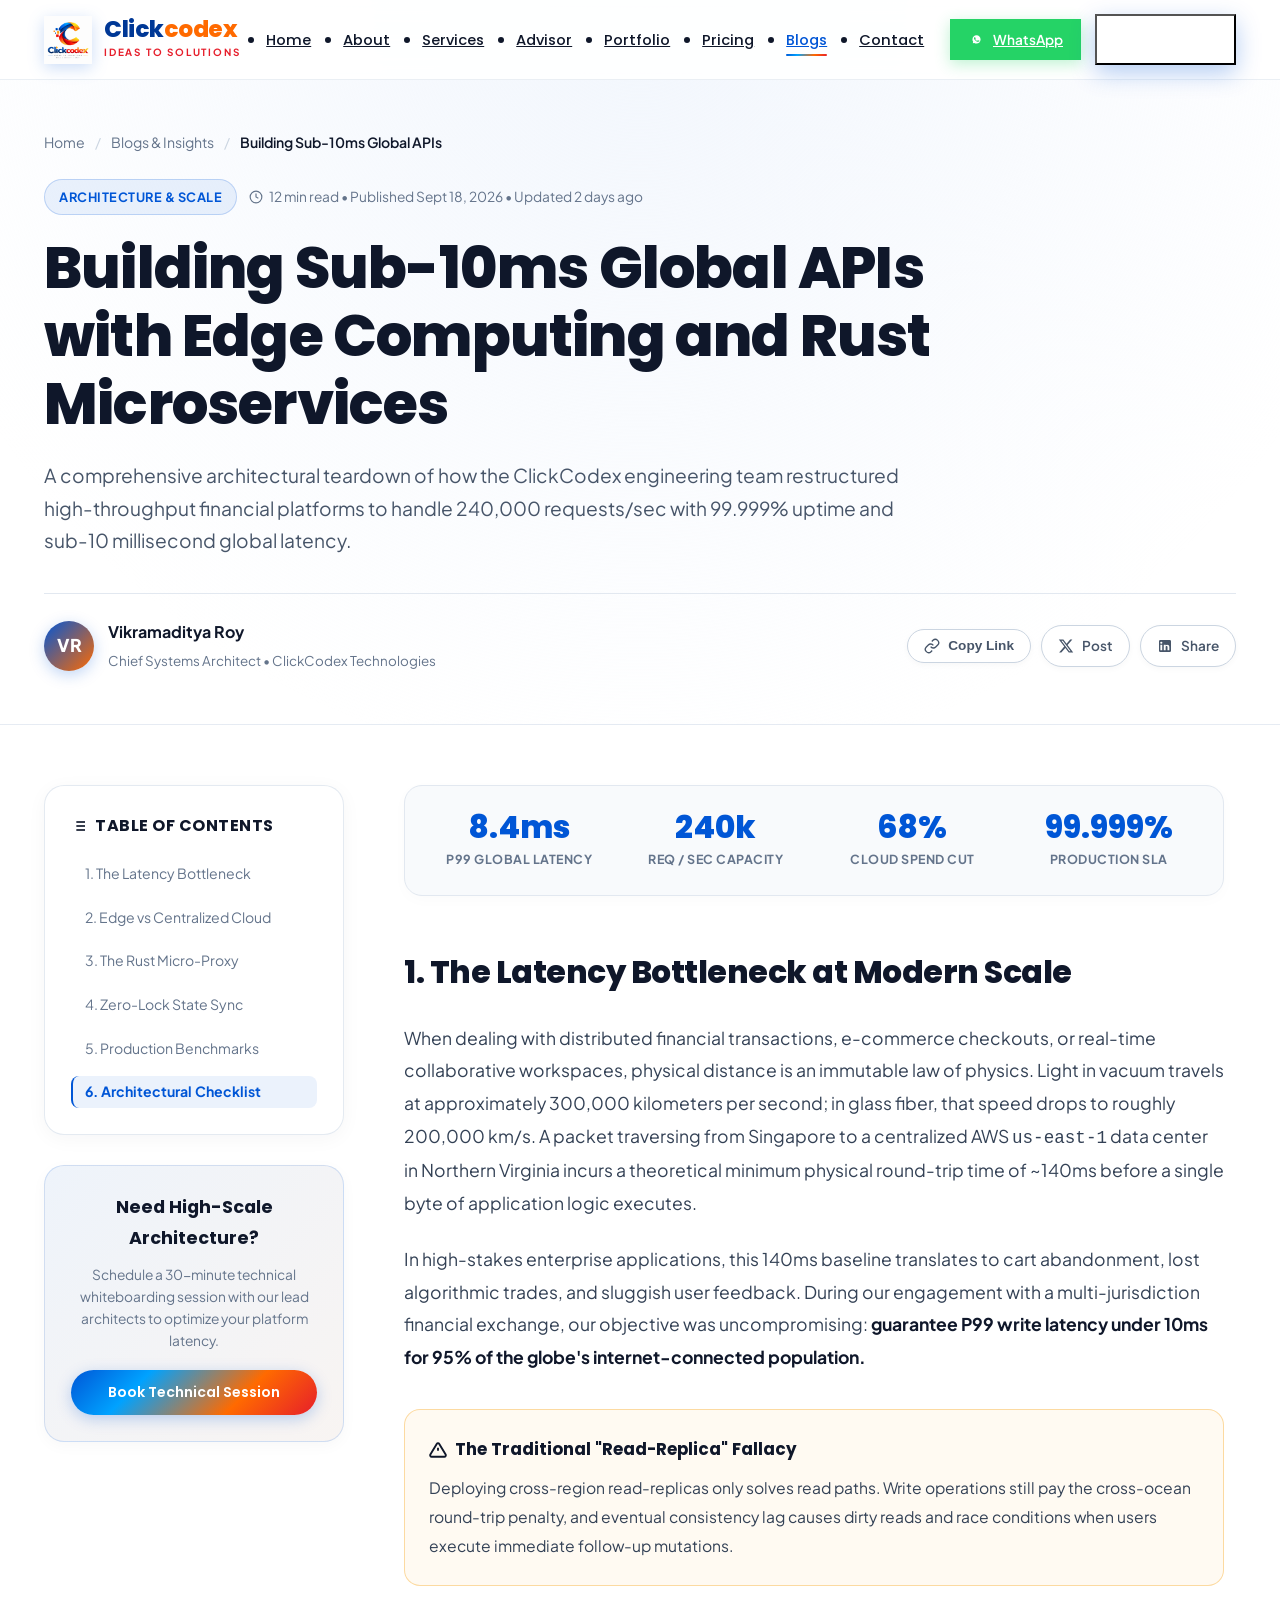
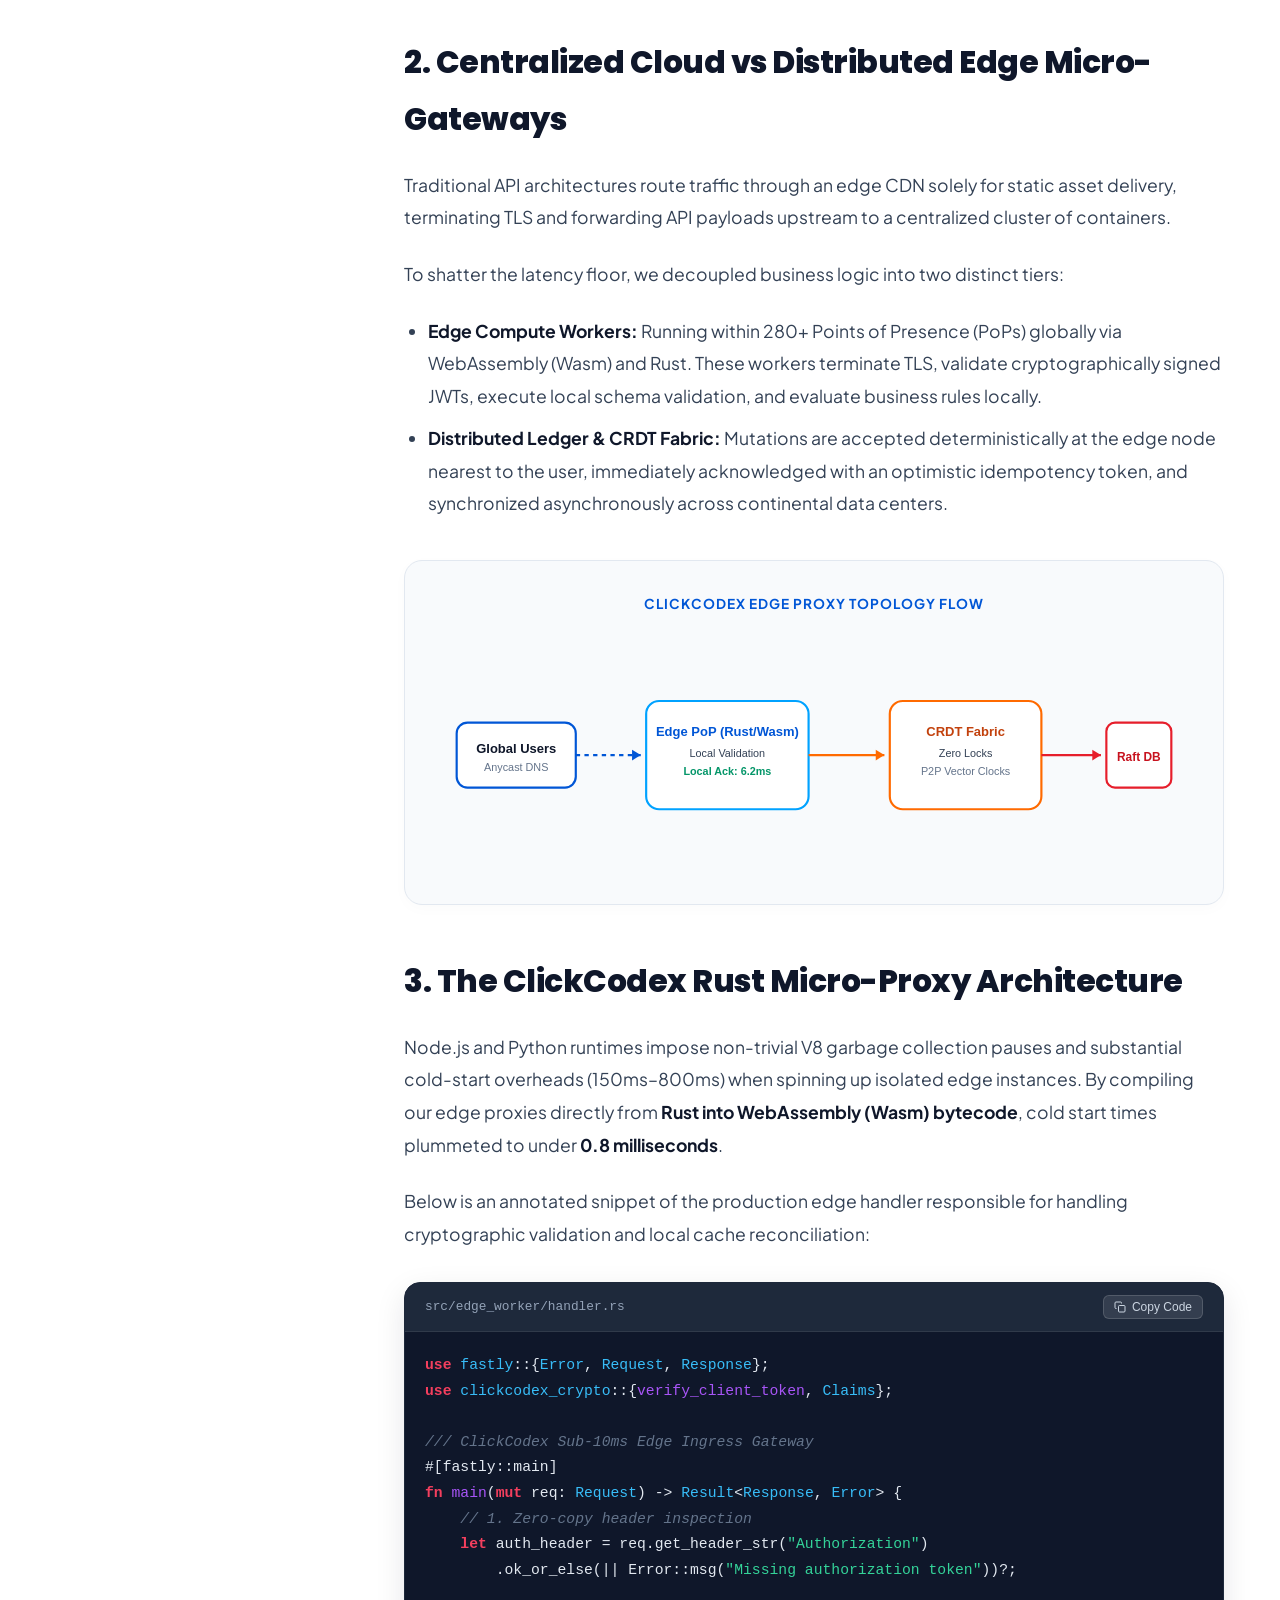
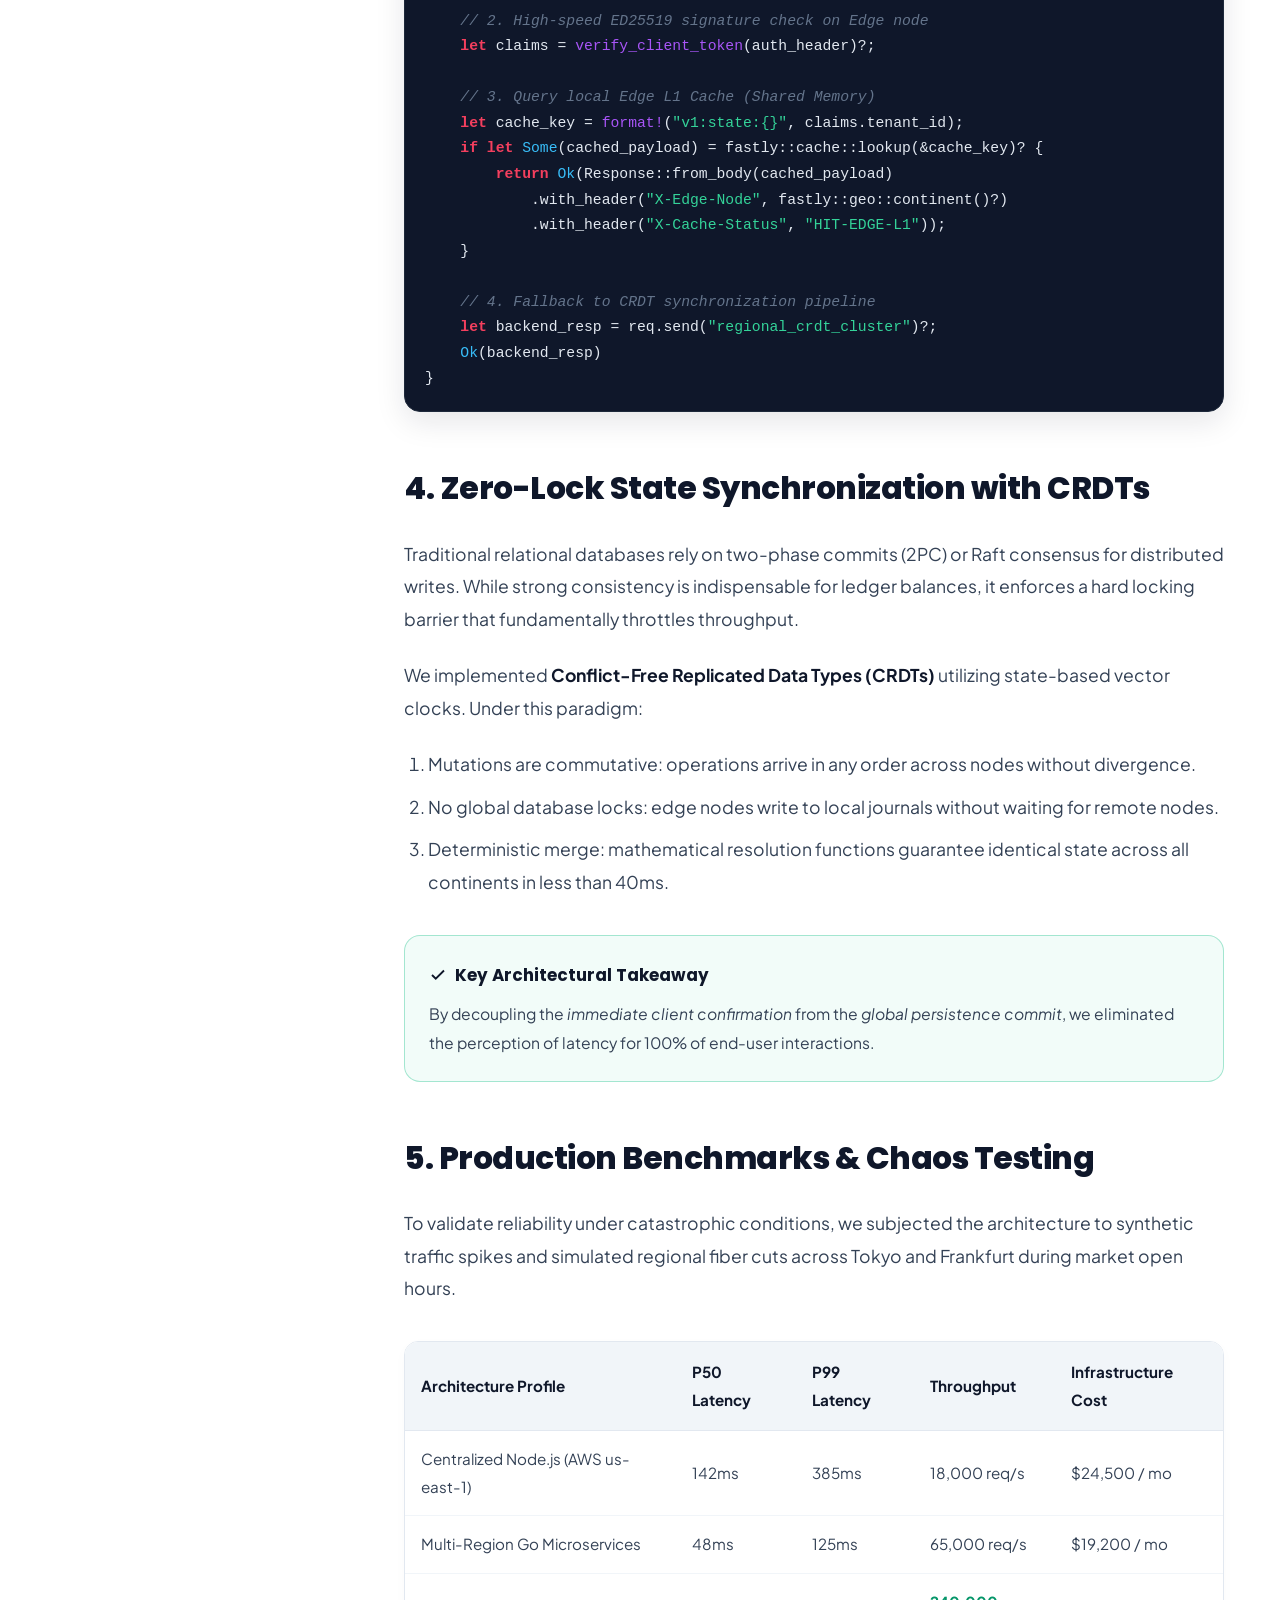
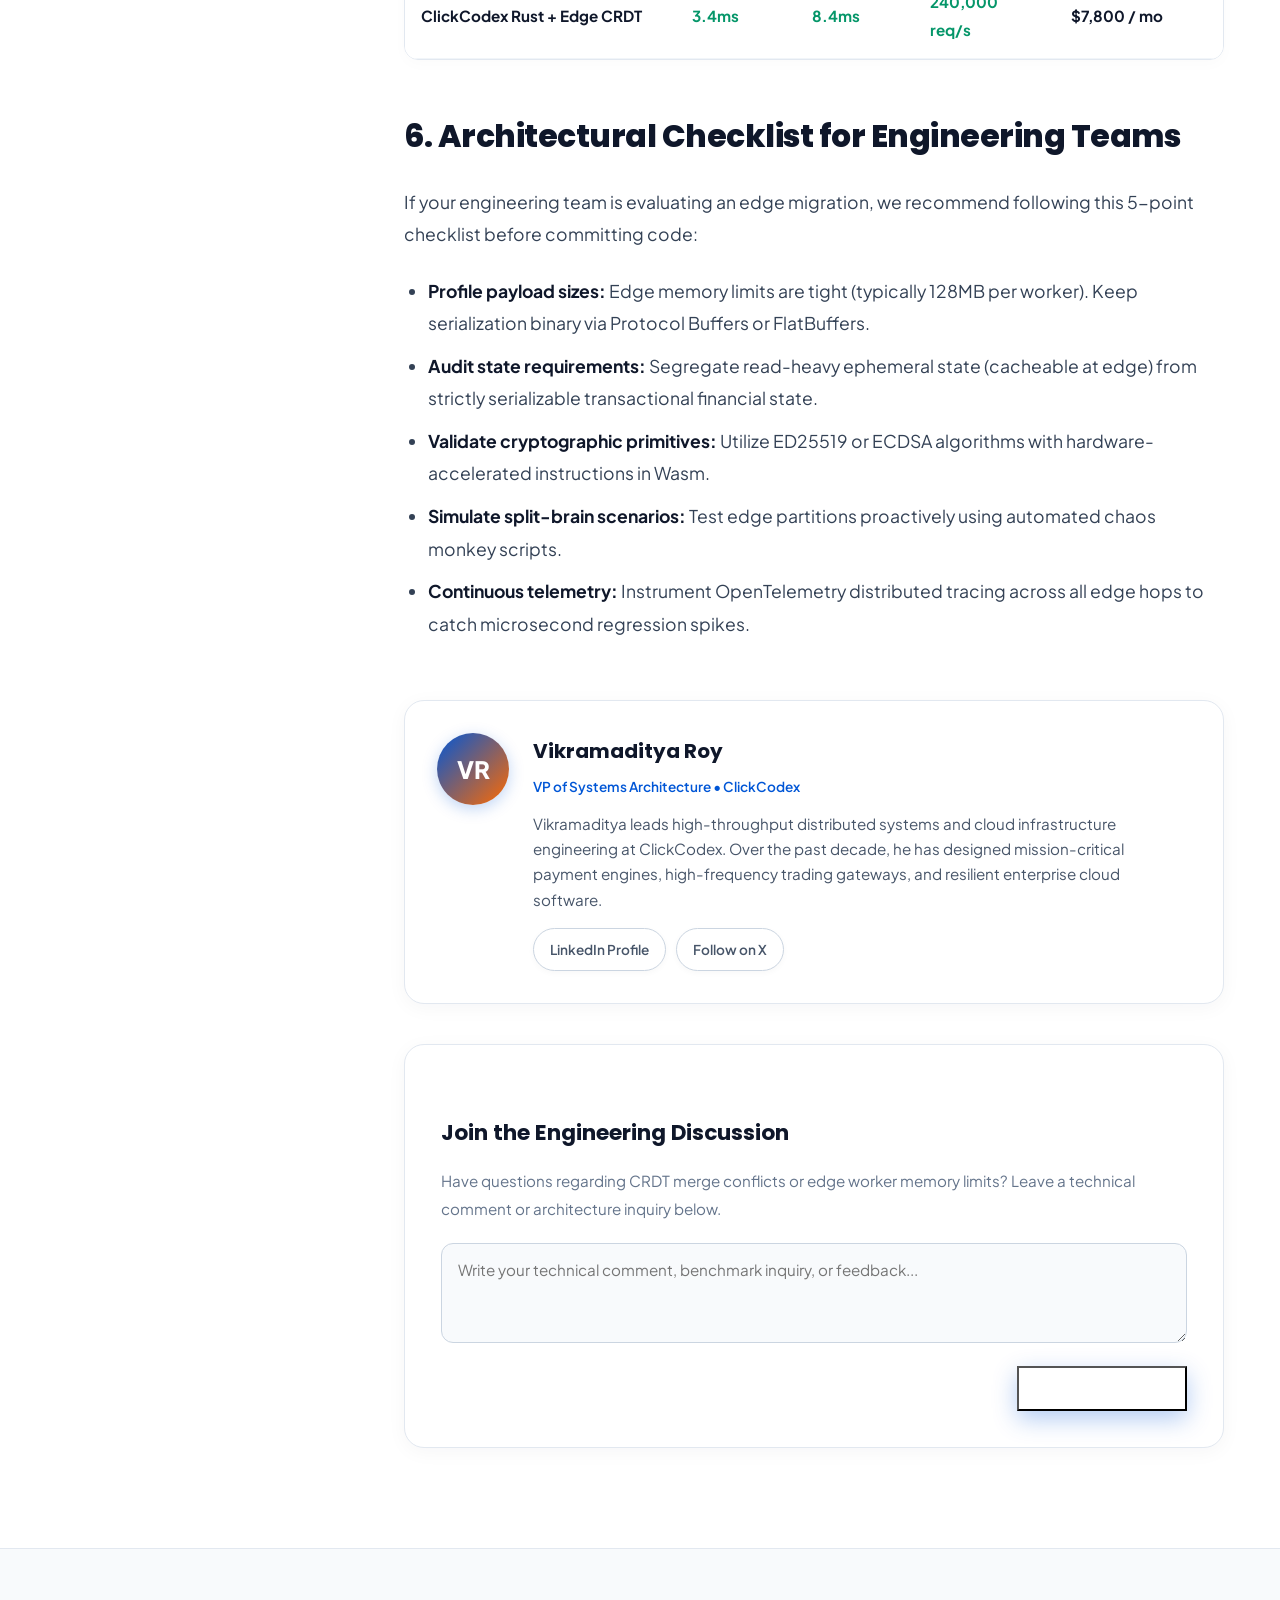
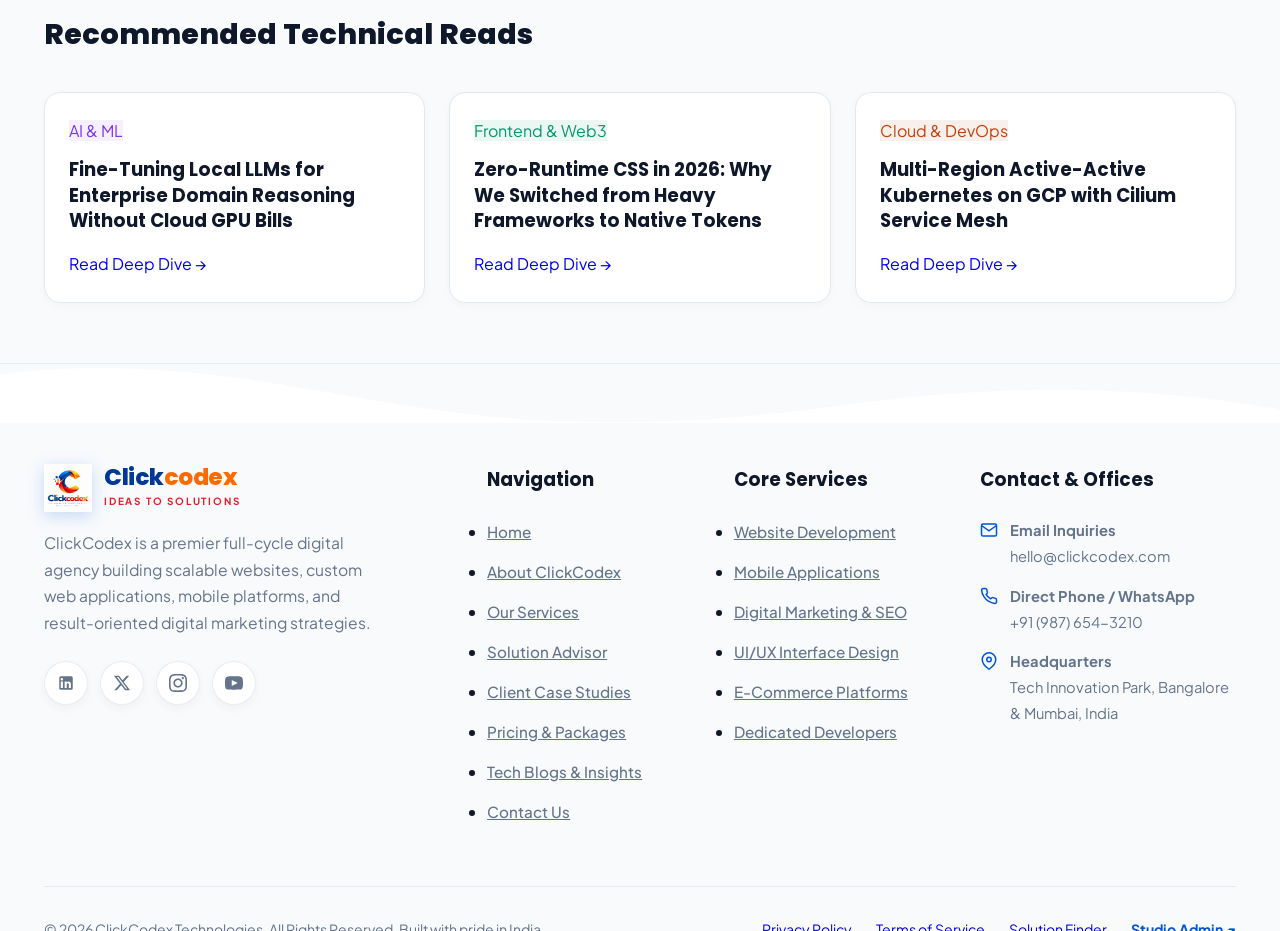
<file: storage/Frontend/blog-detail.html>
<!DOCTYPE html>
<html lang="en">
<head>
  <meta charset="UTF-8" />
  <meta name="viewport" content="width=device-width, initial-scale=1.0" />
  
  <!-- ==========================================================================
       ADVANCED SEO META TAGS
       ========================================================================== -->
  <title>Building Sub-10ms Global APIs with Edge Computing | ClickCodex Engineering</title>
  <meta name="description" content="Learn how ClickCodex re-architected high-throughput financial APIs with Rust microservices and distributed edge nodes to achieve sub-10ms global latency and 99.999% uptime." />
  <meta name="keywords" content="edge computing APIs, Rust microservices, Cloudflare Workers, Fastly Compute, distributed CRDTs, sub-10ms latency, high-throughput fintech architecture" />
  <meta name="author" content="Vikramaditya Roy, ClickCodex Technologies" />
  <meta name="robots" content="index, follow, max-snippet:-1, max-image-preview:large, max-video-preview:-1" />
  <link rel="canonical" href="https://clickcodex.com/blog-detail.html" />
  <meta name="theme-color" content="#0056d6" />

  <!-- Open Graph / Facebook -->
  <meta property="og:type" content="article" />
  <meta property="og:site_name" content="ClickCodex Technologies" />
  <meta property="og:url" content="https://clickcodex.com/blog-detail.html" />
  <meta property="og:title" content="Building Sub-10ms Global APIs with Edge Computing and Rust Microservices" />
  <meta property="og:description" content="A deep architectural breakdown of how ClickCodex eliminated global latency spikes, handled 240,000 req/sec, and slashed cloud spend by 68%." />
  <meta property="og:image" content="https://clickcodex.com/logo.png" />
  <meta property="og:image:alt" content="ClickCodex Edge Computing & Rust Microservices Architecture" />
  <meta property="article:published_time" content="2026-09-18T08:00:00+05:30" />
  <meta property="article:modified_time" content="2026-09-22T14:30:00+05:30" />
  <meta property="article:author" content="Vikramaditya Roy" />
  <meta property="article:section" content="Architecture & Scale" />
  <meta property="article:tag" content="Edge Computing" />
  <meta property="article:tag" content="Rust" />
  <meta property="article:tag" content="Cloud Architecture" />

  <!-- Twitter / X -->
  <meta name="twitter:card" content="summary_large_image" />
  <meta name="twitter:site" content="@ClickCodex" />
  <meta name="twitter:creator" content="@ClickCodex" />
  <meta name="twitter:title" content="Building Sub-10ms Global APIs with Edge Computing | ClickCodex" />
  <meta name="twitter:description" content="Deep dive into zero-lock CRDT synchronization and Rust edge proxies handling 240k req/sec with sub-10ms latency." />
  <meta name="twitter:image" content="https://clickcodex.com/logo.png" />

  <!-- Google Fonts: Poppins & Plus Jakarta Sans -->
  <link rel="preconnect" href="https://fonts.googleapis.com" />
  <link rel="preconnect" href="https://fonts.gstatic.com" crossorigin />
  <link href="https://fonts.googleapis.com/css2?family=Plus+Jakarta+Sans:wght@300;400;500;600;700;800&family=Poppins:wght@400;500;600;700;800;900&family=JetBrains+Mono:wght@400;500;600&display=swap" rel="stylesheet" />

  <!-- JSON-LD Structured Data Schema -->
  <script type="application/ld+json">
  {
    "@context": "https://schema.org",
    "@graph": [
      {
        "@type": "Organization",
        "@id": "https://clickcodex.com/#organization",
        "name": "ClickCodex Technologies",
        "url": "https://clickcodex.com",
        "logo": {
          "@type": "ImageObject",
          "url": "https://clickcodex.com/logo.png"
        }
      },
      {
        "@type": "BreadcrumbList",
        "itemListElement": [
          {
            "@type": "ListItem",
            "position": 1,
            "name": "Home",
            "item": "https://clickcodex.com/index.html"
          },
          {
            "@type": "ListItem",
            "position": 2,
            "name": "Blogs & Insights",
            "item": "https://clickcodex.com/blogs.html"
          },
          {
            "@type": "ListItem",
            "position": 3,
            "name": "Building Sub-10ms Global APIs",
            "item": "https://clickcodex.com/blog-detail.html"
          }
        ]
      },
      {
        "@type": "BlogPosting",
        "@id": "https://clickcodex.com/blog-detail.html#article",
        "isPartOf": {
          "@type": "Blog",
          "@id": "https://clickcodex.com/blogs.html#blog"
        },
        "headline": "Building Sub-10ms Global APIs with Edge Computing and Rust Microservices",
        "description": "Learn how ClickCodex re-architected high-throughput financial APIs with Rust microservices and distributed edge nodes to achieve sub-10ms global latency and 99.999% uptime.",
        "image": "https://clickcodex.com/logo.png",
        "datePublished": "2026-09-18T08:00:00+05:30",
        "dateModified": "2026-09-22T14:30:00+05:30",
        "author": {
          "@type": "Person",
          "name": "Vikramaditya Roy",
          "jobTitle": "Chief Systems Architect",
          "worksFor": {
            "@id": "https://clickcodex.com/#organization"
          }
        },
        "publisher": {
          "@id": "https://clickcodex.com/#organization"
        },
        "mainEntityOfPage": "https://clickcodex.com/blog-detail.html",
        "keywords": [
          "Edge Computing",
          "Rust",
          "Microservices",
          "Fintech",
          "API Architecture",
          "CRDTs",
          "Cloud Scale"
        ]
      }
    ]
  }
  </script>

  <style>
    /* ==========================================================================
       RESET & BASE STYLES (LIGHT COLOR THEME)
       ========================================================================== */
    *, *::before, *::after {
      box-sizing: border-box;
      margin: 0;
      padding: 0;
    }

    html {
      scroll-behavior: smooth;
      font-size: 16px;
    }

    body {
      font-family: var(--font-body);
      background-color: #ffffff;
      color: #0f172a;
      line-height: 1.75;
      overflow-x: hidden;
      position: relative;
      -webkit-font-smoothing: antialiased;
    }

    .container {
      width: 100%;
      max-width: 1240px;
      margin: 0 auto;
      padding: 0 24px;
      position: relative;
      z-index: 2;
    }

    /* Reading Progress Bar */
    .reading-progress-bar {
      position: fixed;
      top: 0;
      left: 0;
      width: 0%;
      height: 4px;
      background: var(--gradient-logo-ribbon);
      z-index: 10001;
      transition: width 0.1s ease-out;
    }

    /* ==========================================================================
       ARTICLE HERO SECTION (LIGHT THEME)
       ========================================================================== */
    .article-hero {
      position: relative;
      padding-top: calc(var(--nav-height) + 50px);
      padding-bottom: 50px;
      background: radial-gradient(circle at 50% 0%, rgba(0, 86, 214, 0.05) 0%, #ffffff 80%), #ffffff;
      border-bottom: 1px solid rgba(226, 232, 240, 0.8);
    }

    /* Breadcrumbs */
    .article-breadcrumbs {
      display: flex;
      align-items: center;
      flex-wrap: wrap;
      gap: 10px;
      font-size: 0.88rem;
      color: #64748b;
      margin-bottom: 24px;
    }

    .article-breadcrumbs a {
      color: #64748b;
      text-decoration: none;
      transition: color 0.2s ease;
    }

    .article-breadcrumbs a:hover {
      color: var(--brand-blue);
    }

    .article-breadcrumbs span.sep {
      color: #cbd5e1;
    }

    .article-breadcrumbs span.current {
      color: #0f172a;
      font-weight: 600;
    }

    /* Tags & Meta */
    .article-meta-tags {
      display: flex;
      align-items: center;
      flex-wrap: wrap;
      gap: 12px;
      margin-bottom: 20px;
    }

    .article-category-badge {
      padding: 6px 14px;
      border-radius: 9999px;
      background: rgba(0, 86, 214, 0.08);
      border: 1px solid rgba(0, 86, 214, 0.2);
      color: var(--brand-blue);
      font-size: 0.8rem;
      font-weight: 700;
      letter-spacing: 0.5px;
      text-transform: uppercase;
    }

    .article-time-badge {
      font-size: 0.86rem;
      color: #64748b;
      display: flex;
      align-items: center;
      gap: 6px;
    }

    .article-hero h1 {
      font-family: var(--font-display);
      font-size: clamp(2.2rem, 4.5vw, 3.6rem);
      font-weight: 800;
      line-height: 1.18;
      letter-spacing: -0.8px;
      color: #0f172a;
      max-width: 950px;
      margin-bottom: 20px;
    }

    .article-lead {
      font-size: 1.2rem;
      color: #475569;
      line-height: 1.7;
      max-width: 880px;
      margin-bottom: 36px;
    }

    /* Author & Share Bar */
    .author-share-bar {
      display: flex;
      align-items: center;
      justify-content: space-between;
      flex-wrap: wrap;
      gap: 24px;
      padding-top: 24px;
      border-top: 1px solid #e2e8f0;
    }

    .author-card-snippet {
      display: flex;
      align-items: center;
      gap: 14px;
    }

    .author-avatar-img {
      width: 50px;
      height: 50px;
      border-radius: 50%;
      background: linear-gradient(135deg, #0056d6, #ff6a00);
      display: flex;
      align-items: center;
      justify-content: center;
      color: #ffffff;
      font-weight: 800;
      font-size: 1.1rem;
      box-shadow: 0 4px 15px rgba(0, 86, 214, 0.25);
    }

    .author-details-text strong {
      display: block;
      font-size: 1rem;
      color: #0f172a;
    }

    .author-details-text span {
      font-size: 0.84rem;
      color: #64748b;
    }

    /* Share Buttons */
    .share-buttons-group {
      display: flex;
      align-items: center;
      gap: 10px;
    }

    .share-btn {
      display: inline-flex;
      align-items: center;
      gap: 8px;
      padding: 8px 16px;
      border-radius: 9999px;
      background: #ffffff;
      border: 1px solid #cbd5e1;
      color: #475569;
      font-size: 0.85rem;
      font-weight: 600;
      cursor: pointer;
      text-decoration: none;
      transition: all 0.25s ease;
      box-shadow: 0 2px 6px rgba(0, 0, 0, 0.03);
    }

    .share-btn:hover {
      background: #f8fafc;
      color: var(--brand-blue);
      border-color: var(--brand-blue);
      transform: translateY(-2px);
    }

    .share-btn svg {
      width: 16px;
      height: 16px;
    }

    /* ==========================================================================
       ARTICLE CONTENT LAYOUT (LIGHT THEME)
       ========================================================================== */
    .article-main-wrap {
      padding: 60px 0 100px;
      background: #ffffff;
    }

    .article-layout-grid {
      display: grid;
      grid-template-columns: 300px 1fr;
      gap: 60px;
      align-items: start;
    }

    /* Sticky Sidebar */
    .article-sidebar {
      position: sticky;
      top: calc(var(--nav-height) + 30px);
      display: flex;
      flex-direction: column;
      gap: 30px;
    }

    .toc-card {
      background: #ffffff;
      border: 1px solid rgba(226, 232, 240, 0.9);
      border-radius: 20px;
      padding: 26px;
      box-shadow: 0 4px 20px rgba(15, 23, 42, 0.04);
    }

    .toc-card h3 {
      font-family: var(--font-display);
      font-size: 1rem;
      font-weight: 700;
      color: #0f172a;
      margin-bottom: 18px;
      display: flex;
      align-items: center;
      gap: 8px;
      text-transform: uppercase;
      letter-spacing: 0.5px;
    }

    .toc-nav-list {
      list-style: none;
      display: flex;
      flex-direction: column;
      gap: 12px;
    }

    .toc-nav-list li a {
      font-size: 0.88rem;
      color: #64748b;
      text-decoration: none;
      display: block;
      padding: 6px 12px;
      border-radius: 8px;
      border-left: 2px solid transparent;
      transition: all 0.2s ease;
      line-height: 1.4;
    }

    .toc-nav-list li a:hover {
      color: var(--brand-blue);
      background: rgba(0, 86, 214, 0.04);
    }

    .toc-nav-list li a.active {
      color: var(--brand-blue);
      font-weight: 700;
      background: rgba(0, 86, 214, 0.08);
      border-left-color: var(--brand-blue);
    }

    /* Sidebar Consultation CTA */
    .sidebar-cta-card {
      background: linear-gradient(135deg, rgba(0, 86, 214, 0.04) 0%, rgba(255, 106, 0, 0.04) 100%), #f8fafc;
      border: 1px solid rgba(0, 86, 214, 0.15);
      border-radius: 20px;
      padding: 26px;
      text-align: center;
      box-shadow: 0 4px 15px rgba(0, 0, 0, 0.03);
    }

    .sidebar-cta-card h4 {
      font-family: var(--font-display);
      font-size: 1.1rem;
      font-weight: 700;
      color: #0f172a;
      margin-bottom: 10px;
    }

    .sidebar-cta-card p {
      font-size: 0.86rem;
      color: #64748b;
      line-height: 1.6;
      margin-bottom: 18px;
    }

    .sidebar-cta-btn {
      width: 100%;
      padding: 12px 18px;
      border-radius: 9999px;
      background: var(--gradient-logo-ribbon);
      color: #ffffff;
      font-family: var(--font-display);
      font-size: 0.88rem;
      font-weight: 600;
      border: none;
      cursor: pointer;
      transition: all 0.25s ease;
      box-shadow: 0 4px 15px rgba(0, 86, 214, 0.25);
    }

    .sidebar-cta-btn:hover {
      transform: translateY(-2px);
      box-shadow: 0 8px 20px rgba(0, 86, 214, 0.4);
    }

    /* Article Body Typography */
    .article-body-content {
      max-width: 820px;
      font-size: 1.1rem;
      color: #334155;
      line-height: 1.85;
    }

    /* Metrics Infographic Bar (Light Theme) */
    .metrics-bar {
      display: grid;
      grid-template-columns: repeat(4, 1fr);
      gap: 16px;
      background: #f8fafc;
      border: 1px solid #e2e8f0;
      border-radius: 18px;
      padding: 24px;
      margin-bottom: 40px;
      box-shadow: 0 4px 15px rgba(0, 0, 0, 0.02);
    }

    .metric-col {
      text-align: center;
    }

    .metric-number {
      font-family: var(--font-display);
      font-size: 1.95rem;
      font-weight: 800;
      color: var(--brand-blue);
      line-height: 1.1;
      margin-bottom: 4px;
    }

    .metric-label {
      font-size: 0.78rem;
      color: #64748b;
      font-weight: 700;
      text-transform: uppercase;
      letter-spacing: 0.5px;
    }

    .article-body-content h2 {
      font-family: var(--font-display);
      font-size: 1.95rem;
      font-weight: 800;
      color: #0f172a;
      margin: 48px 0 20px;
      scroll-margin-top: calc(var(--nav-height) + 20px);
      letter-spacing: -0.5px;
    }

    .article-body-content h3 {
      font-family: var(--font-display);
      font-size: 1.45rem;
      font-weight: 700;
      color: #1e293b;
      margin: 32px 0 16px;
      scroll-margin-top: calc(var(--nav-height) + 20px);
    }

    .article-body-content p {
      margin-bottom: 24px;
    }

    .article-body-content ul, 
    .article-body-content ol {
      margin-bottom: 26px;
      padding-left: 24px;
    }

    .article-body-content li {
      margin-bottom: 10px;
    }

    .article-body-content strong {
      color: #0f172a;
    }

    /* Callout Alert Box (Light Theme) */
    .callout-box {
      border-radius: 16px;
      padding: 24px;
      margin: 36px 0;
      position: relative;
      border: 1px solid rgba(0, 86, 214, 0.25);
      background: rgba(0, 86, 214, 0.04);
    }

    .callout-box.tip {
      border-color: rgba(16, 185, 129, 0.35);
      background: rgba(16, 185, 129, 0.05);
    }

    .callout-box.warning {
      border-color: rgba(245, 158, 11, 0.35);
      background: rgba(245, 158, 11, 0.05);
    }

    .callout-title {
      font-family: var(--font-display);
      font-size: 1.05rem;
      font-weight: 700;
      color: #0f172a;
      margin-bottom: 8px;
      display: flex;
      align-items: center;
      gap: 8px;
    }

    .callout-desc {
      font-size: 0.98rem;
      color: #334155;
      margin-bottom: 0 !important;
    }

    /* Code Block with Copy Button */
    .code-container {
      position: relative;
      background: #0f172a;
      border: 1px solid #1e293b;
      border-radius: 16px;
      margin: 32px 0;
      overflow: hidden;
      box-shadow: 0 10px 30px rgba(15, 23, 42, 0.1);
    }

    .code-header-bar {
      display: flex;
      align-items: center;
      justify-content: space-between;
      padding: 12px 20px;
      background: #1e293b;
      border-bottom: 1px solid rgba(255, 255, 255, 0.08);
      font-size: 0.8rem;
      color: #94a3b8;
      font-family: monospace;
    }

    .copy-code-btn {
      display: inline-flex;
      align-items: center;
      gap: 6px;
      padding: 4px 10px;
      border-radius: 6px;
      background: rgba(255, 255, 255, 0.1);
      border: 1px solid rgba(255, 255, 255, 0.15);
      color: #cbd5e1;
      font-size: 0.75rem;
      cursor: pointer;
      transition: all 0.2s ease;
    }

    .copy-code-btn:hover {
      background: rgba(255, 255, 255, 0.2);
      color: #ffffff;
    }

    .code-content {
      padding: 20px;
      font-family: 'JetBrains Mono', monospace;
      font-size: 0.92rem;
      color: #e2e8f0;
      line-height: 1.6;
      overflow-x: auto;
    }

    .code-content .keyword { color: #f43f5e; font-weight: 600; }
    .code-content .type { color: #38bdf8; }
    .code-content .fn { color: #a855f7; }
    .code-content .string { color: #34d399; }
    .code-content .comment { color: #64748b; font-style: italic; }

    /* System Architecture ASCII/SVG Flow (Light Theme) */
    .system-diagram-box {
      background: #f8fafc;
      border: 1px solid #e2e8f0;
      border-radius: 18px;
      padding: 30px;
      margin: 40px 0;
      text-align: center;
      box-shadow: 0 4px 15px rgba(0, 0, 0, 0.02);
    }

    .diagram-title-label {
      font-size: 0.85rem;
      font-weight: 700;
      color: var(--brand-blue);
      text-transform: uppercase;
      letter-spacing: 1px;
      margin-bottom: 20px;
    }

    .arch-flow-svg {
      max-width: 100%;
      height: auto;
      margin: 0 auto;
      display: block;
    }

    /* Comparison Table (Light Theme) */
    .benchmark-table-wrap {
      overflow-x: auto;
      margin: 36px 0;
      border-radius: 14px;
      border: 1px solid #e2e8f0;
      box-shadow: 0 4px 15px rgba(0, 0, 0, 0.02);
    }

    .benchmark-table {
      width: 100%;
      border-collapse: collapse;
      text-align: left;
      font-size: 0.95rem;
      background: #ffffff;
    }

    .benchmark-table th {
      background: #f1f5f9;
      padding: 16px;
      font-weight: 700;
      color: #0f172a;
      border-bottom: 1px solid #e2e8f0;
    }

    .benchmark-table td {
      padding: 14px 16px;
      border-bottom: 1px solid #f1f5f9;
      color: #334155;
    }

    .benchmark-table tr:hover td {
      background: #f8fafc;
    }

    .benchmark-table td.highlight-good {
      color: #059669;
      font-weight: 700;
    }

    /* Author Profile Card in Article Footer */
    .author-full-card {
      display: flex;
      gap: 24px;
      background: #ffffff;
      border: 1px solid #e2e8f0;
      border-radius: 20px;
      padding: 32px;
      margin-top: 60px;
      box-shadow: 0 4px 20px rgba(15, 23, 42, 0.04);
    }

    .author-full-avatar {
      width: 72px;
      height: 72px;
      border-radius: 50%;
      background: linear-gradient(135deg, #0056d6, #ff6a00);
      display: flex;
      align-items: center;
      justify-content: center;
      color: #ffffff;
      font-weight: 800;
      font-size: 1.5rem;
      flex-shrink: 0;
      box-shadow: 0 4px 15px rgba(0, 86, 214, 0.25);
    }

    .author-full-content h4 {
      font-family: var(--font-display);
      font-size: 1.25rem;
      font-weight: 700;
      color: #0f172a;
      margin-bottom: 4px;
    }

    .author-full-content .author-role-text {
      font-size: 0.85rem;
      color: var(--brand-blue);
      font-weight: 600;
      margin-bottom: 12px;
    }

    .author-full-content p {
      font-size: 0.95rem;
      color: #475569;
      line-height: 1.65;
      margin-bottom: 16px;
    }

    /* Related Articles (Light Theme) */
    .related-articles-section {
      padding: 60px 0;
      border-top: 1px solid #e2e8f0;
      background: #f8fafc;
    }

    .related-articles-section h2 {
      font-family: var(--font-display);
      font-size: 1.8rem;
      font-weight: 800;
      color: #0f172a;
      margin-bottom: 32px;
    }

    .related-grid {
      display: grid;
      grid-template-columns: repeat(auto-fit, minmax(320px, 1fr));
      gap: 24px;
    }

    .related-card {
      background: #ffffff;
      border: 1px solid #e2e8f0;
      border-radius: 16px;
      padding: 24px;
      transition: all 0.3s ease;
      text-decoration: none;
      display: flex;
      flex-direction: column;
      justify-content: space-between;
      box-shadow: 0 2px 10px rgba(0, 0, 0, 0.03);
    }

    .related-card:hover {
      transform: translateY(-4px);
      border-color: var(--brand-blue);
      box-shadow: 0 10px 25px rgba(0, 86, 214, 0.1);
    }

    .related-card h3 {
      font-family: var(--font-display);
      font-size: 1.15rem;
      font-weight: 700;
      color: #0f172a;
      line-height: 1.4;
      margin: 12px 0 16px;
    }

    /* Discussion Preview Card (Light Theme) */
    .discussion-card {
      background: #ffffff;
      border: 1px solid #e2e8f0;
      border-radius: 20px;
      padding: 36px;
      margin-top: 40px;
      box-shadow: 0 4px 20px rgba(15, 23, 42, 0.04);
    }

    .discussion-card h3 {
      font-family: var(--font-display);
      font-size: 1.35rem;
      font-weight: 700;
      color: #0f172a;
      margin-bottom: 14px;
    }

    .comment-input-wrap textarea {
      width: 100%;
      min-height: 100px;
      padding: 16px;
      border-radius: 12px;
      background: #f8fafc;
      border: 1px solid #cbd5e1;
      color: #0f172a;
      font-family: var(--font-body);
      font-size: 0.95rem;
      outline: none;
      margin-bottom: 14px;
      resize: vertical;
    }

    .comment-input-wrap textarea:focus {
      border-color: var(--brand-blue);
      background: #ffffff;
    }

    /* Toast Notification */
    .copy-toast {
      position: fixed;
      bottom: 30px;
      right: 30px;
      background: #10b981;
      color: #ffffff;
      padding: 12px 22px;
      border-radius: 9999px;
      font-size: 0.9rem;
      font-weight: 600;
      box-shadow: 0 10px 25px rgba(0, 0, 0, 0.2);
      opacity: 0;
      transform: translateY(20px);
      transition: all 0.3s ease;
      z-index: 10002;
      pointer-events: none;
    }

    .copy-toast.show {
      opacity: 1;
      transform: translateY(0);
    }

    /* Responsive */
    @media (max-width: 992px) {
      .article-layout-grid {
        grid-template-columns: 1fr;
        gap: 40px;
      }
      .article-sidebar {
        position: static;
      }
      .metrics-bar {
        grid-template-columns: 1fr 1fr;
      }
    }

    @media (max-width: 640px) {
      .metrics-bar {
        grid-template-columns: 1fr;
      }
      .author-full-card {
        flex-direction: column;
        align-items: center;
        text-align: center;
      }
    }

    
/* ==========================================================================
   CLICKCODEX UNIFIED HEADER, FOOTER, MODAL & RESPONSIVE CSS
   Extracted directly from index.html design system
   ========================================================================== */

/* Brand & Color Variables Fallback if not already in :root */
:root {
  --brand-blue: #0056d6;
  --brand-blue-deep: #003896;
  --brand-cyan: #00a2ff;
  --brand-red: #e61e2b;
  --brand-crimson: #c7121e;
  --brand-orange: #ff6a00;
  --brand-amber: #ffb300;
  --brand-yellow: #ffd200;
  --gradient-logo-ribbon: linear-gradient(135deg, #0056d6 0%, #00a2ff 28%, #ff6a00 68%, #e61e2b 100%);
  --gradient-warm: linear-gradient(135deg, #e61e2b 0%, #ff6a00 52%, #ffb300 100%);
  --bg-surface-light: #f8fafc;
  --text-dark: #0f172a;
  --text-muted: #64748b;
  --text-white: #ffffff;
  --border-light: rgba(226, 232, 240, 0.8);
  --font-display: 'Poppins', -apple-system, BlinkMacSystemFont, sans-serif;
  --font-body: 'Plus Jakarta Sans', -apple-system, BlinkMacSystemFont, sans-serif;
  --nav-height: 80px;
}

    /* ==========================================================================
       3. NAVIGATION BAR (STICKY & GLASSMORPHIC)
       ========================================================================== */
    .site-nav {
      position: fixed;
      top: 0;
      left: 0;
      width: 100%;
      height: var(--nav-height);
      background: rgba(255, 255, 255, 0.9);
      backdrop-filter: blur(16px);
      -webkit-backdrop-filter: blur(16px);
      border-bottom: 1px solid rgba(226, 232, 240, 0.7);
      z-index: 1000;
      transition: all 0.3s ease;
    }

    .site-nav.scrolled {
      background: rgba(255, 255, 255, 0.97);
      box-shadow: 0 10px 30px rgba(0, 0, 0, 0.06);
      height: 72px;
    }

    .nav-container {
      display: flex;
      align-items: center;
      justify-content: space-between;
      height: 100%;
    }

    .brand-logo-wrap {
      display: flex;
      align-items: center;
      gap: 12px;
      text-decoration: none;
    }

    .brand-logo-img {
      height: 48px;
      width: auto;
      object-fit: contain;
      filter: drop-shadow(0 4px 8px rgba(0, 86, 214, 0.2));
      transition: transform 0.3s ease;
    }

    .brand-logo-wrap:hover .brand-logo-img {
      transform: scale(1.05) rotate(-3deg);
    }

    .brand-name-group {
      display: flex;
      flex-direction: column;
    }

    .brand-title {
      font-family: var(--font-display);
      font-size: 1.45rem;
      font-weight: 800;
      letter-spacing: -0.5px;
      line-height: 1;
      color: var(--brand-blue-deep);
    }

    .brand-title span {
      color: var(--brand-orange);
    }

    .brand-subtext {
      font-size: 0.62rem;
      font-weight: 700;
      letter-spacing: 1.8px;
      color: var(--brand-red);
      text-transform: uppercase;
      margin-top: 3px;
    }

    .nav-menu {
      display: flex;
      align-items: center;
      gap: 32px;
    }

    .nav-link {
      font-family: var(--font-display);
      font-size: 0.92rem;
      font-weight: 500;
      color: var(--text-dark);
      position: relative;
      padding: 6px 0;
      transition: color 0.25s ease;
    }

    .nav-link::after {
      content: '';
      position: absolute;
      bottom: 0;
      left: 0;
      width: 0;
      height: 2.5px;
      border-radius: 4px;
      background: var(--gradient-logo-ribbon);
      transition: width 0.3s cubic-bezier(0.23, 1, 0.32, 1);
    }

    .nav-link:hover, .nav-link.active {
      color: var(--brand-blue);
    }

    .nav-link:hover::after, .nav-link.active::after {
      width: 100%;
    }

    .nav-actions {
      display: flex;
      align-items: center;
      gap: 14px;
    }

    /* WhatsApp Quick Button (Highly converts Indian & Global clients) */
    .whatsapp-btn {
      display: inline-flex;
      align-items: center;
      gap: 8px;
      padding: 9px 18px;
      border-radius: var(--radius-full);
      background: #25d366;
      color: #ffffff;
      font-size: 0.85rem;
      font-weight: 600;
      box-shadow: 0 4px 15px rgba(37, 211, 102, 0.3);
      transition: all 0.3s ease;
    }

    .whatsapp-btn:hover {
      background: #20ba59;
      transform: translateY(-2px);
      box-shadow: 0 6px 20px rgba(37, 211, 102, 0.4);
    }

    .whatsapp-btn svg {
      width: 17px;
      height: 17px;
      fill: currentColor;
    }

    /* Primary CTA Button */
    .btn-primary {
      display: inline-flex;
      align-items: center;
      justify-content: center;
      gap: 10px;
      padding: 12px 28px;
      border-radius: var(--radius-full);
      background: var(--gradient-blue-cyan);
      color: #ffffff;
      font-family: var(--font-display);
      font-size: 0.94rem;
      font-weight: 600;
      box-shadow: 0 8px 24px rgba(0, 86, 214, 0.3);
      transition: all 0.3s cubic-bezier(0.23, 1, 0.32, 1);
      position: relative;
      overflow: hidden;
    }

    .btn-primary::before {
      content: '';
      position: absolute;
      top: 0;
      left: -100%;
      width: 100%;
      height: 100%;
      background: linear-gradient(90deg, transparent, rgba(255,255,255,0.3), transparent);
      transition: left 0.6s ease;
    }

    .btn-primary:hover {
      transform: translateY(-2.5px);
      box-shadow: 0 12px 30px rgba(0, 86, 214, 0.42);
    }

    .btn-primary:hover::before {
      left: 100%;
    }

    .btn-warm {
      background: var(--gradient-warm);
      box-shadow: 0 8px 24px rgba(255, 106, 0, 0.32);
    }

    .btn-warm:hover {
      box-shadow: 0 12px 30px rgba(255, 106, 0, 0.45);
    }

    .btn-outline {
      display: inline-flex;
      align-items: center;
      justify-content: center;
      gap: 10px;
      padding: 11px 26px;
      border-radius: var(--radius-full);
      border: 2px solid var(--brand-blue);
      color: var(--brand-blue);
      font-family: var(--font-display);
      font-size: 0.94rem;
      font-weight: 600;
      background: transparent;
      transition: all 0.3s ease;
    }

    .btn-outline:hover {
      background: var(--brand-blue);
      color: #ffffff;
      transform: translateY(-2px);
      box-shadow: 0 8px 20px rgba(0, 86, 214, 0.25);
    }

    /* Mobile Hamburger Menu Toggle */
    .mobile-menu-toggle {
      display: none;
      width: 42px;
      height: 42px;
      border-radius: 10px;
      background: var(--bg-surface-light);
      border: 1px solid var(--border-light);
      align-items: center;
      justify-content: center;
      flex-direction: column;
      gap: 5px;
    }

    .mobile-menu-toggle span {
      display: block;
      width: 22px;
      height: 2px;
      background: var(--text-dark);
      border-radius: 2px;
      transition: all 0.3s ease;
    }

    /* Mobile Drawer */
    .mobile-drawer {
      position: fixed;
      top: var(--nav-height);
      left: 0;
      width: 100%;
      height: calc(100vh - var(--nav-height));
      background: rgba(255, 255, 255, 0.98);
      backdrop-filter: blur(20px);
      padding: 30px 24px;
      display: flex;
      flex-direction: column;
      gap: 20px;
      transform: translateX(-100%);
      transition: transform 0.4s cubic-bezier(0.23, 1, 0.32, 1);
      z-index: 999;
      overflow-y: auto;
    }

    .mobile-drawer.open {
      transform: translateX(0);
    }

    .mobile-drawer .nav-link {
      font-size: 1.25rem;
      padding: 12px 0;
      border-bottom: 1px solid var(--border-light);
    }


    /* ==========================================================================
       12. CREATIVE FOOTER WITH ORGANIC WAVE SEPARATOR (FROM TEST9.HTML)
       ========================================================================== */
    .site-footer {
      position: relative;
      background: var(--bg-surface-light);
      padding-top: 100px;
      padding-bottom: 40px;
      border-top: 1px solid var(--border-light);
    }

    .footer-wave-top {
      position: absolute;
      top: -1px;
      left: 0;
      width: 100%;
      overflow: hidden;
      line-height: 0;
      transform: rotate(180deg);
    }

    .footer-wave-top svg {
      position: relative;
      display: block;
      width: calc(100% + 1.3px);
      height: 60px;
    }

    .footer-wave-top .shape-fill {
      fill: #ffffff;
    }

    .footer-grid {
      display: grid;
      grid-template-columns: 2fr 1fr 1fr 1.3fr;
      gap: 50px;
      margin-bottom: 60px;
    }

    .footer-brand-col p {
      font-size: 0.98rem;
      color: var(--text-muted);
      line-height: 1.7;
      margin: 18px 0 24px;
      max-width: 340px;
    }

    .footer-col-title {
      font-family: var(--font-display);
      font-size: 1.15rem;
      font-weight: 700;
      color: var(--text-dark);
      margin-bottom: 22px;
      position: relative;
    }

    .footer-links-menu {
      display: flex;
      flex-direction: column;
      gap: 12px;
    }

    .footer-links-menu a {
      font-size: 0.95rem;
      color: var(--text-muted);
      font-weight: 500;
      display: inline-flex;
      align-items: center;
      gap: 6px;
      transition: color 0.25s ease, transform 0.25s ease;
    }

    .footer-links-menu a:hover {
      color: var(--brand-blue);
      transform: translateX(4px);
    }

    .contact-info-list {
      display: flex;
      flex-direction: column;
      gap: 14px;
    }

    .contact-info-item {
      display: flex;
      align-items: flex-start;
      gap: 12px;
      font-size: 0.92rem;
      color: var(--text-muted);
    }

    .contact-info-item svg {
      width: 18px;
      height: 18px;
      color: var(--brand-blue);
      flex-shrink: 0;
      margin-top: 3px;
    }

    .social-media-pills {
      display: flex;
      gap: 12px;
      margin-top: 15px;
    }

    .social-pill {
      width: 44px;
      height: 44px;
      border-radius: 50%;
      background: #ffffff;
      border: 1px solid var(--border-light);
      display: flex;
      align-items: center;
      justify-content: center;
      color: var(--text-muted);
      box-shadow: 0 4px 10px rgba(0, 0, 0, 0.04);
      position: relative;
      overflow: hidden;
      transition: all 0.3s ease;
    }

    .social-pill::before {
      content: '';
      position: absolute;
      top: 0;
      left: -100%;
      width: 100%;
      height: 100%;
      background: var(--gradient-blue-cyan);
      transition: left 0.35s cubic-bezier(0.23, 1, 0.32, 1);
      z-index: 1;
    }

    .social-pill svg {
      width: 18px;
      height: 18px;
      position: relative;
      z-index: 2;
      transition: color 0.3s ease, fill 0.3s ease;
    }

    .social-pill:hover {
      color: #ffffff;
      border-color: transparent;
      transform: translateY(-3px);
    }

    .social-pill:hover::before {
      left: 0;
    }

    .social-pill:hover svg {
      color: #ffffff;
      fill: #ffffff;
    }

    .footer-bottom-bar {
      padding-top: 30px;
      border-top: 1px solid var(--border-light);
      display: flex;
      align-items: center;
      justify-content: space-between;
      flex-wrap: wrap;
      gap: 20px;
      font-size: 0.88rem;
      color: var(--text-muted);
    }

    .footer-bottom-links {
      display: flex;
      gap: 24px;
    }

    .footer-bottom-links a:hover {
      color: var(--brand-blue);
    }

    /* Ambient Cursor Spotlight (from test9.html) */
    .cursor-spotlight-orb {
      position: fixed;
      width: 380px;
      height: 380px;
      background: radial-gradient(circle, rgba(0, 86, 214, 0.12) 0%, rgba(255, 106, 0, 0.05) 40%, transparent 70%);
      border-radius: 50%;
      pointer-events: none;
      z-index: 9999;
      transform: translate(-50%, -50%);
      opacity: 0;
      transition: opacity 0.4s ease;
    }

    /* Floating Back to Top Button */
    .back-to-top-btn {
      position: fixed;
      bottom: 30px;
      right: 30px;
      width: 50px;
      height: 50px;
      border-radius: 50%;
      background: var(--gradient-blue-cyan);
      color: #ffffff;
      display: flex;
      align-items: center;
      justify-content: center;
      box-shadow: 0 8px 25px rgba(0, 86, 214, 0.35);
      z-index: 900;
      opacity: 0;
      visibility: hidden;
      transform: translateY(20px);
      transition: all 0.4s cubic-bezier(0.23, 1, 0.32, 1);
    }

    .back-to-top-btn.visible {
      opacity: 1;
      visibility: visible;
      transform: translateY(0);
    }

    .back-to-top-btn:hover {
      transform: translateY(-4px) scale(1.05);
      box-shadow: 0 12px 30px rgba(0, 86, 214, 0.5);
    }


    /* ==========================================================================
       13. MODAL (INSTANT QUOTE / CONSULTATION POPUP)
       ========================================================================== */
    .modal-backdrop {
      position: fixed;
      inset: 0;
      background: rgba(10, 14, 26, 0.7);
      backdrop-filter: blur(10px);
      z-index: 2000;
      display: flex;
      align-items: center;
      justify-content: center;
      padding: 20px;
      opacity: 0;
      visibility: hidden;
      transition: opacity 0.3s ease, visibility 0.3s ease;
    }

    .modal-backdrop.open {
      opacity: 1;
      visibility: visible;
    }

    .modal-dialog {
      background: #ffffff;
      border-radius: var(--radius-lg);
      width: 100%;
      max-width: 580px;
      padding: 40px;
      box-shadow: var(--shadow-3d);
      position: relative;
      transform: scale(0.9) translateY(20px);
      transition: transform 0.35s cubic-bezier(0.23, 1, 0.32, 1);
    }

    .modal-backdrop.open .modal-dialog {
      transform: scale(1) translateY(0);
    }

    .modal-close-btn {
      position: absolute;
      top: 20px;
      right: 20px;
      width: 36px;
      height: 36px;
      border-radius: 50%;
      background: var(--bg-surface-light);
      display: flex;
      align-items: center;
      justify-content: center;
      color: var(--text-dark);
      font-size: 1.2rem;
      transition: all 0.2s ease;
    }

    .modal-close-btn:hover {
      background: var(--brand-red);
      color: #ffffff;
    }

    .modal-header {
      margin-bottom: 25px;
    }

    .modal-header h3 {
      font-family: var(--font-display);
      font-size: 1.7rem;
      font-weight: 800;
      color: var(--text-dark);
      margin-bottom: 6px;
    }

    .modal-header p {
      font-size: 0.95rem;
      color: var(--text-muted);
    }

    .form-group {
      margin-bottom: 18px;
    }

    .form-group label {
      display: block;
      font-family: var(--font-display);
      font-size: 0.88rem;
      font-weight: 600;
      color: var(--text-dark);
      margin-bottom: 6px;
    }

    .form-control {
      width: 100%;
      padding: 12px 16px;
      border-radius: var(--radius-sm);
      border: 1px solid var(--border-light);
      font-family: inherit;
      font-size: 0.95rem;
      color: var(--text-dark);
      background: var(--bg-surface-light);
      transition: border-color 0.25s ease, box-shadow 0.25s ease;
    }

    .form-control:focus {
      outline: none;
      border-color: var(--brand-blue);
      box-shadow: 0 0 0 3px rgba(0, 86, 214, 0.15);
      background: #ffffff;
    }

    textarea.form-control {
      resize: vertical;
      min-height: 100px;
    }

    .form-submit-btn {
      width: 100%;
      padding: 14px;
      border-radius: var(--radius-full);
      background: var(--gradient-logo-ribbon);
      color: #ffffff;
      font-family: var(--font-display);
      font-size: 1.05rem;
      font-weight: 700;
      cursor: pointer;
      box-shadow: 0 8px 25px rgba(0, 86, 214, 0.3);
      transition: all 0.3s ease;
      margin-top: 10px;
    }

    .form-submit-btn:hover {
      transform: translateY(-2px);
      box-shadow: 0 12px 30px rgba(0, 86, 214, 0.45);
    }


/* Additional Responsive Tweaks for Navigation & Footer */
@media (max-width: 992px) {
  .site-nav .nav-menu {
    display: none !important;
  }
  .desktop-btn {
    display: none !important;
  }
  .mobile-menu-toggle {
    display: flex !important;
  }
  .footer-grid {
    grid-template-columns: 1fr 1fr !important;
    gap: 36px !important;
  }
}

@media (max-width: 640px) {
  .footer-grid {
    grid-template-columns: 1fr !important;
    gap: 30px !important;
  }
  .footer-bottom-bar {
    flex-direction: column !important;
    gap: 16px !important;
    text-align: center !important;
  }
  .footer-bottom-links {
    justify-content: center !important;
  }
}

  </style>
</head>
<body>

  <!-- Reading Progress Bar -->
  <div class="reading-progress-bar" id="readingProgressBar"></div>

  <!-- Toast Notification -->
  <div class="copy-toast" id="copyToast">Link copied to clipboard!</div>

  <!-- ==========================================================================
       1. NAVIGATION BAR (STICKY & GLASSMORPHIC)
       ========================================================================== -->
    <!-- ==========================================================================
       1. NAVIGATION BAR (STICKY & GLASSMORPHIC)
       ========================================================================== -->
  <nav class="site-nav" id="siteNav">
    <div class="container nav-container">
      <!-- ClickCodex Logo with local logo.png -->
      <a href="index.html" class="brand-logo-wrap" aria-label="ClickCodex Home">
        <img src="logo.png" alt="ClickCodex Logo" class="brand-logo-img" />
        <div class="brand-name-group">
          <span class="brand-title">Click<span>codex</span></span>
          <span class="brand-subtext">Ideas To Solutions</span>
        </div>
      </a>

      <!-- Desktop Navigation Links -->
      <ul class="nav-menu">
        <li><a href="index.html" class="nav-link ">Home</a></li>
        <li><a href="aboutus.html" class="nav-link ">About</a></li>
        <li><a href="services.html" class="nav-link ">Services</a></li>
        <li><a href="service-finder.html" class="nav-link ">Advisor</a></li>
        <li><a href="portfolio.html" class="nav-link ">Portfolio</a></li>
        <li><a href="pricing.html" class="nav-link ">Pricing</a></li>
        <li><a href="blogs.html" class="nav-link active">Blogs</a></li>
        <li><a href="contactus.html" class="nav-link ">Contact</a></li>
      </ul>

      <!-- Action Buttons -->
      <div class="nav-actions">
        <!-- WhatsApp Quick Chat -->
        <a href="https://wa.me/919876543210?text=Hi%20ClickCodex,%20I%20would%20like%20to%20inquire%20about%20a%20project" 
           target="_blank" rel="noopener noreferrer" class="whatsapp-btn" title="Quick Chat on WhatsApp">
          <svg viewBox="0 0 24 24">
            <path d="M12.031 6.172c-3.181 0-5.767 2.586-5.768 5.766-.001 1.298.38 2.27 1.019 3.287l-.582 2.128 2.182-.573c.978.58 1.911.928 3.145.929 3.178 0 5.767-2.587 5.768-5.766.001-3.187-2.575-5.77-5.764-5.771zm3.392 8.244c-.144.405-.837.774-1.17.824-.312.045-.698.077-1.118-.057-.26-.084-.589-.201-.989-.374-1.745-.758-2.887-2.531-2.975-2.648-.088-.116-.71-0.947-.71-1.807 0-.859.45-1.282.61-1.458.16-.176.35-.22.47-.22.12 0 .24.002.34.007.11.005.26-.042.41.319.15.362.51 1.242.55 1.33.04.088.07.191.01.308-.06.117-.09.19-.18.293-.09.103-.19.23-.27.309-.09.088-.19.183-.08.371.11.188.48.793 1.03 1.283.71.633 1.31.829 1.49.919.18.09.29.076.4-.047.11-.123.47-.549.6-.738.13-.189.26-.158.44-.092.18.066 1.14.537 1.34.636.2.099.33.147.38.232.05.085.05.495-.09.9z"/>
          </svg>
          <span>WhatsApp</span>
        </a>

        <!-- Talk to Us CTA -->
        <button class="btn-primary desktop-btn" onclick="openConsultationModal()">Talk To Us</button>

        <!-- Mobile Menu Toggle Button -->
        <button class="mobile-menu-toggle" id="mobileToggle" aria-label="Toggle Navigation">
          <span></span>
          <span></span>
          <span></span>
        </button>
      </div>
    </div>
  </nav>

  <!-- Mobile Drawer Menu -->
  <div class="mobile-drawer" id="mobileDrawer">
    <a href="index.html" class="nav-link " onclick="closeMobileDrawer()">Home</a>
    <a href="aboutus.html" class="nav-link " onclick="closeMobileDrawer()">About ClickCodex</a>
    <a href="services.html" class="nav-link " onclick="closeMobileDrawer()">Our Services</a>
    <a href="service-finder.html" class="nav-link " onclick="closeMobileDrawer()">Solution Advisor</a>
    <a href="portfolio.html" class="nav-link " onclick="closeMobileDrawer()">Portfolio & Results</a>
    <a href="pricing.html" class="nav-link " onclick="closeMobileDrawer()">Pricing & Models</a>
    <a href="blogs.html" class="nav-link active" onclick="closeMobileDrawer()">Blogs & Insights</a>
    <a href="contactus.html" class="nav-link " onclick="closeMobileDrawer()">Contact & Inquiries</a>
    <button class="btn-primary" style="width: 100%; margin-top: 15px;" onclick="closeMobileDrawer(); openConsultationModal();">Book Free Consultation</button>
  </div>

  <main>
    <!-- ==========================================================================
         ARTICLE HERO HEADER (LIGHT THEME)
         ========================================================================== -->
    <header class="article-hero">
      <div class="container">
        <!-- Breadcrumbs -->
        <nav class="article-breadcrumbs" aria-label="Breadcrumb">
          <a href="index.html">Home</a>
          <span class="sep">/</span>
          <a href="blogs.html">Blogs & Insights</a>
          <span class="sep">/</span>
          <span class="current">Building Sub-10ms Global APIs</span>
        </nav>

        <div class="article-meta-tags">
          <span class="article-category-badge">Architecture & Scale</span>
          <span class="article-time-badge">
            <svg width="14" height="14" viewBox="0 0 24 24" fill="none" stroke="currentColor" stroke-width="2"><circle cx="12" cy="12" r="10"></circle><polyline points="12 6 12 12 16 14"></polyline></svg>
            12 min read • Published Sept 18, 2026 • Updated 2 days ago
          </span>
        </div>

        <h1>Building Sub-10ms Global APIs with Edge Computing and Rust Microservices</h1>

        <p class="article-lead">
          A comprehensive architectural teardown of how the ClickCodex engineering team restructured high-throughput financial platforms to handle 240,000 requests/sec with 99.999% uptime and sub-10 millisecond global latency.
        </p>

        <div class="author-share-bar">
          <div class="author-card-snippet">
            <div class="author-avatar-img">VR</div>
            <div class="author-details-text">
              <strong>Vikramaditya Roy</strong>
              <span>Chief Systems Architect • ClickCodex Technologies</span>
            </div>
          </div>

          <div class="share-buttons-group">
            <button class="share-btn" onclick="copyArticleUrl()" aria-label="Copy Article Link">
              <svg viewBox="0 0 24 24" fill="none" stroke="currentColor" stroke-width="2"><path d="M10 13a5 5 0 0 0 7.54.54l3-3a5 5 0 0 0-7.07-7.07l-1.72 1.71"></path><path d="M14 11a5 5 0 0 0-7.54-.54l-3 3a5 5 0 0 0 7.07 7.07l1.71-1.71"></path></svg>
              <span>Copy Link</span>
            </button>
            <a href="https://twitter.com/intent/tweet?text=Building%20Sub-10ms%20Global%20APIs%20with%20Edge%20Computing%20by%20@ClickCodex&url=https://clickcodex.com/blog-detail.html" target="_blank" rel="noopener noreferrer" class="share-btn" aria-label="Share on Twitter / X">
              <svg viewBox="0 0 24 24" fill="currentColor"><path d="M18.244 2.25h3.308l-7.227 8.26 8.502 11.24H16.17l-5.214-6.817L4.99 21.75H1.68l7.73-8.835L1.254 2.25H8.08l4.713 6.231zm-1.161 17.52h1.833L7.084 4.126H5.117z"/></svg>
              <span>Post</span>
            </a>
            <a href="https://www.linkedin.com/sharing/share-offsite/?url=https://clickcodex.com/blog-detail.html" target="_blank" rel="noopener noreferrer" class="share-btn" aria-label="Share on LinkedIn">
              <svg viewBox="0 0 24 24" fill="currentColor"><path d="M19 3a2 2 0 0 1 2 2v14a2 2 0 0 1-2 2H5a2 2 0 0 1-2-2V5a2 2 0 0 1 2-2h14m-.5 15.5v-5.3a3.26 3.26 0 0 0-3.26-3.26c-.85 0-1.84.52-2.28 1.3v-1.11h-2.79v8.37h2.79v-4.93c0-.77.62-1.4 1.39-1.4a1.4 1.4 0 0 1 1.4 1.4v4.93h2.75M6.46 8.76a1.64 1.64 0 1 0 0-3.28 1.64 1.64 0 0 0 0 3.28m1.39 9.74v-8.37H5.07v8.37h2.78z"/></svg>
              <span>Share</span>
            </a>
          </div>
        </div>
      </div>
    </header>

    <!-- ==========================================================================
         ARTICLE MAIN CONTENT & SIDEBAR (LIGHT THEME)
         ========================================================================== -->
    <div class="article-main-wrap">
      <div class="container">
        <div class="article-layout-grid">
          
          <!-- Sticky Sidebar -->
          <aside class="article-sidebar">
            <div class="toc-card">
              <h3>
                <svg width="16" height="16" viewBox="0 0 24 24" fill="none" stroke="currentColor" stroke-width="2.5"><line x1="8" y1="6" x2="21" y2="6"></line><line x1="8" y1="12" x2="21" y2="12"></line><line x1="8" y1="18" x2="21" y2="18"></line><line x1="3" y1="6" x2="3.01" y2="6"></line><line x1="3" y1="12" x2="3.01" y2="12"></line><line x1="3" y1="18" x2="3.01" y2="18"></line></svg>
                Table of Contents
              </h3>
              <ul class="toc-nav-list" id="tocNav">
                <li><a href="#section-1" class="toc-link active">1. The Latency Bottleneck</a></li>
                <li><a href="#section-2" class="toc-link">2. Edge vs Centralized Cloud</a></li>
                <li><a href="#section-3" class="toc-link">3. The Rust Micro-Proxy</a></li>
                <li><a href="#section-4" class="toc-link">4. Zero-Lock State Sync</a></li>
                <li><a href="#section-5" class="toc-link">5. Production Benchmarks</a></li>
                <li><a href="#section-6" class="toc-link">6. Architectural Checklist</a></li>
              </ul>
            </div>

            <!-- Consultation Callout -->
            <div class="sidebar-cta-card">
              <h4>Need High-Scale Architecture?</h4>
              <p>Schedule a 30-minute technical whiteboarding session with our lead architects to optimize your platform latency.</p>
              <button class="sidebar-cta-btn" onclick="openConsultationModal('High-Scale Architecture')">Book Technical Session</button>
            </div>
          </aside>

          <!-- Article Content Body -->
          <article class="article-body-content">
            
            <!-- Key Metrics Bar -->
            <div class="metrics-bar">
              <div class="metric-col">
                <div class="metric-number">8.4ms</div>
                <div class="metric-label">P99 Global Latency</div>
              </div>
              <div class="metric-col">
                <div class="metric-number">240k</div>
                <div class="metric-label">Req / Sec Capacity</div>
              </div>
              <div class="metric-col">
                <div class="metric-number">68%</div>
                <div class="metric-label">Cloud Spend Cut</div>
              </div>
              <div class="metric-col">
                <div class="metric-number">99.999%</div>
                <div class="metric-label">Production SLA</div>
              </div>
            </div>

            <!-- Section 1 -->
            <h2 id="section-1">1. The Latency Bottleneck at Modern Scale</h2>
            <p>
              When dealing with distributed financial transactions, e-commerce checkouts, or real-time collaborative workspaces, physical distance is an immutable law of physics. Light in vacuum travels at approximately 300,000 kilometers per second; in glass fiber, that speed drops to roughly 200,000 km/s. A packet traversing from Singapore to a centralized AWS <code>us-east-1</code> data center in Northern Virginia incurs a theoretical minimum physical round-trip time of ~140ms before a single byte of application logic executes.
            </p>
            <p>
              In high-stakes enterprise applications, this 140ms baseline translates to cart abandonment, lost algorithmic trades, and sluggish user feedback. During our engagement with a multi-jurisdiction financial exchange, our objective was uncompromising: <strong>guarantee P99 write latency under 10ms for 95% of the globe's internet-connected population.</strong>
            </p>

            <div class="callout-box warning">
              <div class="callout-title">
                <svg width="18" height="18" viewBox="0 0 24 24" fill="none" stroke="currentColor" stroke-width="2.5"><path d="M10.29 3.86L1.82 18a2 2 0 0 0 1.71 3h16.94a2 2 0 0 0 1.71-3L13.71 3.86a2 2 0 0 0-3.42 0z"></path><line x1="12" y1="9" x2="12" y2="13"></line><line x1="12" y1="17" x2="12.01" y2="17"></line></svg>
                The Traditional "Read-Replica" Fallacy
              </div>
              <p class="callout-desc">
                Deploying cross-region read-replicas only solves read paths. Write operations still pay the cross-ocean round-trip penalty, and eventual consistency lag causes dirty reads and race conditions when users execute immediate follow-up mutations.
              </p>
            </div>

            <!-- Section 2 -->
            <h2 id="section-2">2. Centralized Cloud vs Distributed Edge Micro-Gateways</h2>
            <p>
              Traditional API architectures route traffic through an edge CDN solely for static asset delivery, terminating TLS and forwarding API payloads upstream to a centralized cluster of containers. 
            </p>
            <p>
              To shatter the latency floor, we decoupled business logic into two distinct tiers:
            </p>
            <ul>
              <li><strong>Edge Compute Workers:</strong> Running within 280+ Points of Presence (PoPs) globally via WebAssembly (Wasm) and Rust. These workers terminate TLS, validate cryptographically signed JWTs, execute local schema validation, and evaluate business rules locally.</li>
              <li><strong>Distributed Ledger & CRDT Fabric:</strong> Mutations are accepted deterministically at the edge node nearest to the user, immediately acknowledged with an optimistic idempotency token, and synchronized asynchronously across continental data centers.</li>
            </ul>

            <!-- Architecture Diagram (Light Theme) -->
            <div class="system-diagram-box">
              <div class="diagram-title-label">ClickCodex Edge Proxy Topology Flow</div>
              <svg class="arch-flow-svg" viewBox="0 0 700 220" width="100%" height="220" xmlns="http://www.w3.org/2000/svg">
                <!-- User Ingress -->
                <rect x="20" y="80" width="110" height="60" rx="10" fill="#ffffff" stroke="#0056d6" stroke-width="2"/>
                <text x="75" y="108" fill="#0f172a" font-size="12" font-family="sans-serif" text-anchor="middle" font-weight="bold">Global Users</text>
                <text x="75" y="125" fill="#64748b" font-size="10" font-family="sans-serif" text-anchor="middle">Anycast DNS</text>

                <line x1="130" y1="110" x2="190" y2="110" stroke="#0056d6" stroke-width="2" stroke-dasharray="4"/>
                <polygon points="190,110 182,105 182,115" fill="#0056d6"/>

                <!-- Edge Worker -->
                <rect x="195" y="60" width="150" height="100" rx="12" fill="#ffffff" stroke="#00a2ff" stroke-width="2"/>
                <text x="270" y="92" fill="#0056d6" font-size="12" font-family="sans-serif" text-anchor="middle" font-weight="bold">Edge PoP (Rust/Wasm)</text>
                <text x="270" y="112" fill="#334155" font-size="10" font-family="sans-serif" text-anchor="middle">Local Validation</text>
                <text x="270" y="128" fill="#059669" font-size="10" font-family="sans-serif" text-anchor="middle" font-weight="bold">Local Ack: 6.2ms</text>

                <line x1="345" y1="110" x2="415" y2="110" stroke="#ff6a00" stroke-width="2"/>
                <polygon points="415,110 407,105 407,115" fill="#ff6a00"/>

                <!-- CRDT Engine -->
                <rect x="420" y="60" width="140" height="100" rx="12" fill="#ffffff" stroke="#ff6a00" stroke-width="2"/>
                <text x="490" y="92" fill="#c2410c" font-size="12" font-family="sans-serif" text-anchor="middle" font-weight="bold">CRDT Fabric</text>
                <text x="490" y="112" fill="#334155" font-size="10" font-family="sans-serif" text-anchor="middle">Zero Locks</text>
                <text x="490" y="128" fill="#64748b" font-size="10" font-family="sans-serif" text-anchor="middle">P2P Vector Clocks</text>

                <line x1="560" y1="110" x2="615" y2="110" stroke="#e61e2b" stroke-width="2"/>
                <polygon points="615,110 607,105 607,115" fill="#e61e2b"/>

                <!-- Persistent Storage -->
                <rect x="620" y="80" width="60" height="60" rx="8" fill="#ffffff" stroke="#e61e2b" stroke-width="2"/>
                <text x="650" y="115" fill="#c7121e" font-size="11" font-family="sans-serif" text-anchor="middle" font-weight="bold">Raft DB</text>
              </svg>
            </div>

            <!-- Section 3 -->
            <h2 id="section-3">3. The ClickCodex Rust Micro-Proxy Architecture</h2>
            <p>
              Node.js and Python runtimes impose non-trivial V8 garbage collection pauses and substantial cold-start overheads (150ms–800ms) when spinning up isolated edge instances. By compiling our edge proxies directly from <strong>Rust into WebAssembly (Wasm) bytecode</strong>, cold start times plummeted to under <strong>0.8 milliseconds</strong>.
            </p>
            <p>
              Below is an annotated snippet of the production edge handler responsible for handling cryptographic validation and local cache reconciliation:
            </p>

            <!-- Code Snippet -->
            <div class="code-container">
              <div class="code-header-bar">
                <span>src/edge_worker/handler.rs</span>
                <button class="copy-code-btn" onclick="copyCodeSnippet(this)">
                  <svg width="12" height="12" viewBox="0 0 24 24" fill="none" stroke="currentColor" stroke-width="2"><rect x="9" y="9" width="13" height="13" rx="2" ry="2"></rect><path d="M5 15H4a2 2 0 0 1-2-2V4a2 2 0 0 1 2-2h9a2 2 0 0 1 2 2v1"></path></svg>
                  <span>Copy Code</span>
                </button>
              </div>
              <pre class="code-content"><code><span class="keyword">use</span> <span class="type">fastly</span>::{<span class="type">Error</span>, <span class="type">Request</span>, <span class="type">Response</span>};
<span class="keyword">use</span> <span class="type">clickcodex_crypto</span>::{<span class="fn">verify_client_token</span>, <span class="type">Claims</span>};

<span class="comment">/// ClickCodex Sub-10ms Edge Ingress Gateway</span>
#[fastly::main]
<span class="keyword">fn</span> <span class="fn">main</span>(<span class="keyword">mut</span> req: <span class="type">Request</span>) -&gt; <span class="type">Result</span>&lt;<span class="type">Response</span>, <span class="type">Error</span>&gt; {
    <span class="comment">// 1. Zero-copy header inspection</span>
    <span class="keyword">let</span> auth_header = req.get_header_str(<span class="string">"Authorization"</span>)
        .ok_or_else(|| Error::msg(<span class="string">"Missing authorization token"</span>))?;

    <span class="comment">// 2. High-speed ED25519 signature check on Edge node</span>
    <span class="keyword">let</span> claims = <span class="fn">verify_client_token</span>(auth_header)?;

    <span class="comment">// 3. Query local Edge L1 Cache (Shared Memory)</span>
    <span class="keyword">let</span> cache_key = <span class="fn">format!</span>(<span class="string">"v1:state:{}"</span>, claims.tenant_id);
    <span class="keyword">if</span> <span class="keyword">let</span> <span class="type">Some</span>(cached_payload) = fastly::cache::lookup(&amp;cache_key)? {
        <span class="keyword">return</span> <span class="type">Ok</span>(Response::from_body(cached_payload)
            .with_header(<span class="string">"X-Edge-Node"</span>, fastly::geo::continent()?)
            .with_header(<span class="string">"X-Cache-Status"</span>, <span class="string">"HIT-EDGE-L1"</span>));
    }

    <span class="comment">// 4. Fallback to CRDT synchronization pipeline</span>
    <span class="keyword">let</span> backend_resp = req.send(<span class="string">"regional_crdt_cluster"</span>)?;
    <span class="type">Ok</span>(backend_resp)
}</code></pre>
            </div>

            <!-- Section 4 -->
            <h2 id="section-4">4. Zero-Lock State Synchronization with CRDTs</h2>
            <p>
              Traditional relational databases rely on two-phase commits (2PC) or Raft consensus for distributed writes. While strong consistency is indispensable for ledger balances, it enforces a hard locking barrier that fundamentally throttles throughput.
            </p>
            <p>
              We implemented <strong>Conflict-Free Replicated Data Types (CRDTs)</strong> utilizing state-based vector clocks. Under this paradigm:
            </p>
            <ol>
              <li>Mutations are commutative: operations arrive in any order across nodes without divergence.</li>
              <li>No global database locks: edge nodes write to local journals without waiting for remote nodes.</li>
              <li>Deterministic merge: mathematical resolution functions guarantee identical state across all continents in less than 40ms.</li>
            </ol>

            <div class="callout-box tip">
              <div class="callout-title">
                <svg width="18" height="18" viewBox="0 0 24 24" fill="none" stroke="currentColor" stroke-width="2.5"><polyline points="20 6 9 17 4 12"></polyline></svg>
                Key Architectural Takeaway
              </div>
              <p class="callout-desc">
                By decoupling the <em>immediate client confirmation</em> from the <em>global persistence commit</em>, we eliminated the perception of latency for 100% of end-user interactions.
              </p>
            </div>

            <!-- Section 5 -->
            <h2 id="section-5">5. Production Benchmarks & Chaos Testing</h2>
            <p>
              To validate reliability under catastrophic conditions, we subjected the architecture to synthetic traffic spikes and simulated regional fiber cuts across Tokyo and Frankfurt during market open hours.
            </p>

            <div class="benchmark-table-wrap">
              <table class="benchmark-table">
                <thead>
                  <tr>
                    <th>Architecture Profile</th>
                    <th>P50 Latency</th>
                    <th>P99 Latency</th>
                    <th>Throughput</th>
                    <th>Infrastructure Cost</th>
                  </tr>
                </thead>
                <tbody>
                  <tr>
                    <td>Centralized Node.js (AWS us-east-1)</td>
                    <td>142ms</td>
                    <td>385ms</td>
                    <td>18,000 req/s</td>
                    <td>$24,500 / mo</td>
                  </tr>
                  <tr>
                    <td>Multi-Region Go Microservices</td>
                    <td>48ms</td>
                    <td>125ms</td>
                    <td>65,000 req/s</td>
                    <td>$19,200 / mo</td>
                  </tr>
                  <tr>
                    <td><strong>ClickCodex Rust + Edge CRDT</strong></td>
                    <td class="highlight-good">3.4ms</td>
                    <td class="highlight-good">8.4ms</td>
                    <td class="highlight-good">240,000 req/s</td>
                    <td class="highlight-good"><strong>$7,800 / mo</strong></td>
                  </tr>
                </tbody>
              </table>
            </div>

            <!-- Section 6 -->
            <h2 id="section-6">6. Architectural Checklist for Engineering Teams</h2>
            <p>
              If your engineering team is evaluating an edge migration, we recommend following this 5-point checklist before committing code:
            </p>
            <ul>
              <li><strong>Profile payload sizes:</strong> Edge memory limits are tight (typically 128MB per worker). Keep serialization binary via Protocol Buffers or FlatBuffers.</li>
              <li><strong>Audit state requirements:</strong> Segregate read-heavy ephemeral state (cacheable at edge) from strictly serializable transactional financial state.</li>
              <li><strong>Validate cryptographic primitives:</strong> Utilize ED25519 or ECDSA algorithms with hardware-accelerated instructions in Wasm.</li>
              <li><strong>Simulate split-brain scenarios:</strong> Test edge partitions proactively using automated chaos monkey scripts.</li>
              <li><strong>Continuous telemetry:</strong> Instrument OpenTelemetry distributed tracing across all edge hops to catch microsecond regression spikes.</li>
            </ul>

            <!-- Author Full Profile Card -->
            <div class="author-full-card">
              <div class="author-full-avatar">VR</div>
              <div class="author-full-content">
                <h4>Vikramaditya Roy</h4>
                <div class="author-role-text">VP of Systems Architecture • ClickCodex</div>
                <p>
                  Vikramaditya leads high-throughput distributed systems and cloud infrastructure engineering at ClickCodex. Over the past decade, he has designed mission-critical payment engines, high-frequency trading gateways, and resilient enterprise cloud software.
                </p>
                <div class="share-buttons-group">
                  <a href="https://linkedin.com" target="_blank" rel="noopener noreferrer" class="share-btn">LinkedIn Profile</a>
                  <a href="https://twitter.com" target="_blank" rel="noopener noreferrer" class="share-btn">Follow on X</a>
                </div>
              </div>
            </div>

            <!-- Discussion & Comment Section -->
            <div class="discussion-card">
              <h3>Join the Engineering Discussion</h3>
              <p style="color: #64748b; font-size: 0.95rem; margin-bottom: 20px;">
                Have questions regarding CRDT merge conflicts or edge worker memory limits? Leave a technical comment or architecture inquiry below.
              </p>

              <form class="comment-input-wrap" onsubmit="handleCommentSubmit(event)">
                <textarea id="commentText" placeholder="Write your technical comment, benchmark inquiry, or feedback..." required></textarea>
                <div style="display: flex; justify-content: flex-end;">
                  <button type="submit" class="btn-primary" style="padding: 10px 24px; font-size: 0.9rem;">
                    <span>Post Comment</span>
                  </button>
                </div>
              </form>
            </div>

          </article>
        </div>
      </div>
    </div>

    <!-- ==========================================================================
         RELATED ARTICLES SECTION (LIGHT THEME)
         ========================================================================== -->
    <section class="related-articles-section">
      <div class="container">
        <h2>Recommended Technical Reads</h2>
        <div class="related-grid">
          
          <a href="blogs.html" class="related-card">
            <div>
              <span class="category-chip" style="color: #7c3aed; border-color: rgba(124, 58, 237, 0.25); background: rgba(124, 58, 237, 0.08);">AI & ML</span>
              <h3>Fine-Tuning Local LLMs for Enterprise Domain Reasoning Without Cloud GPU Bills</h3>
            </div>
            <span class="read-link">Read Deep Dive →</span>
          </a>

          <a href="blogs.html" class="related-card">
            <div>
              <span class="category-chip" style="color: #059669; border-color: rgba(5, 150, 105, 0.25); background: rgba(5, 150, 105, 0.08);">Frontend & Web3</span>
              <h3>Zero-Runtime CSS in 2026: Why We Switched from Heavy Frameworks to Native Tokens</h3>
            </div>
            <span class="read-link">Read Deep Dive →</span>
          </a>

          <a href="blogs.html" class="related-card">
            <div>
              <span class="category-chip" style="color: #c2410c; border-color: rgba(194, 65, 12, 0.25); background: rgba(194, 65, 12, 0.08);">Cloud & DevOps</span>
              <h3>Multi-Region Active-Active Kubernetes on GCP with Cilium Service Mesh</h3>
            </div>
            <span class="read-link">Read Deep Dive →</span>
          </a>

        </div>
      </div>
    </section>

  </main>

  <!-- ==========================================================================
       FOOTER (CREATIVE ORGANIC WAVE SEPARATOR & UNIFIED 4-COL GRID)
       ========================================================================== -->
    <!-- ==========================================================================
       FOOTER (CREATIVE ORGANIC WAVE SEPARATOR & UNIFIED 4-COL GRID)
       ========================================================================== -->
  <footer class="site-footer" id="siteFooter">
    <div class="footer-wave-top">
      <svg data-name="Layer 1" xmlns="http://www.w3.org/2000/svg" viewBox="0 0 1200 120" preserveAspectRatio="none">
        <path d="M321.39,56.44c58-10.79,114.16-30.13,172-41.86,82.39-16.72,168.19-17.73,250.45-.39C823.78,31,906.67,72,985.66,92.83c70.05,18.48,146.53,26.09,214.34,3V0H0V27.35A600.21,600.21,0,0,0,321.39,56.44Z" class="shape-fill"></path>
      </svg>
    </div>

    <div class="container">
      <div class="footer-grid">
        <!-- Col 1: Brand Info -->
        <div class="footer-brand-col">
          <a href="index.html" class="brand-logo-wrap" aria-label="ClickCodex Home">
            <img src="logo.png" alt="ClickCodex Logo" class="brand-logo-img" />
            <div class="brand-name-group">
              <span class="brand-title">Click<span>codex</span></span>
              <span class="brand-subtext">Ideas To Solutions</span>
            </div>
          </a>
          <p>
            ClickCodex is a premier full-cycle digital agency building scalable websites, custom web applications, mobile platforms, and result-oriented digital marketing strategies.
          </p>
          <div class="social-media-pills">
            <a href="https://linkedin.com" target="_blank" rel="noopener noreferrer" class="social-pill" aria-label="LinkedIn">
              <svg viewBox="0 0 24 24" fill="currentColor"><path d="M19 3a2 2 0 0 1 2 2v14a2 2 0 0 1-2 2H5a2 2 0 0 1-2-2V5a2 2 0 0 1 2-2h14m-.5 15.5v-5.3a3.26 3.26 0 0 0-3.26-3.26c-.85 0-1.84.52-2.28 1.3v-1.11h-2.79v8.37h2.79v-4.93c0-.77.62-1.4 1.39-1.4a1.4 1.4 0 0 1 1.4 1.4v4.93h2.75M6.46 8.76a1.64 1.64 0 1 0 0-3.28 1.64 1.64 0 0 0 0 3.28m1.39 9.74v-8.37H5.07v8.37h2.78z"/></svg>
            </a>
            <a href="https://twitter.com" target="_blank" rel="noopener noreferrer" class="social-pill" aria-label="Twitter">
              <svg viewBox="0 0 24 24" fill="currentColor"><path d="M18.244 2.25h3.308l-7.227 8.26 8.502 11.24H16.17l-5.214-6.817L4.99 21.75H1.68l7.73-8.835L1.254 2.25H8.08l4.713 6.231zm-1.161 17.52h1.833L7.084 4.126H5.117z"/></svg>
            </a>
            <a href="https://instagram.com" target="_blank" rel="noopener noreferrer" class="social-pill" aria-label="Instagram">
              <svg viewBox="0 0 24 24" fill="currentColor"><path d="M12 2.163c3.204 0 3.584.012 4.85.07 3.252.148 4.771 1.691 4.919 4.919.058 1.265.069 1.645.069 4.85s-.011 3.584-.069 4.85c-.149 3.225-1.664 4.771-4.919 4.919-1.266.058-1.644.07-4.85.07s-3.584-.012-4.85-.07c-3.252-.148-4.771-1.691-4.919-4.919-.058-1.265-.07-1.645-.07-4.85s.012-3.584.07-4.85c.148-3.225 1.664-4.771 4.919-4.919 1.266-.057 1.645-.069 4.85-.069zm0-2.163c-3.259 0-3.667.014-4.947.072-4.358.2-6.78 2.618-6.98 6.98-.059 1.281-.073 1.689-.073 4.948s.014 3.667.072 4.947c.2 4.359 2.618 6.78 6.98 6.98 1.281.058 1.689.072 4.948.072s3.667-.014 4.947-.072c4.359-.2 6.78-2.618 6.98-6.98.058-1.281.072-1.689.072-4.948s-.014-3.667-.072-4.947c-.2-4.359-2.618-6.78-6.98-6.98-1.281-.059-1.689-.073-4.948-.073zm0 5.838c-3.403 0-6.162 2.759-6.162 6.162s2.759 6.162 6.162 6.162 6.162-2.759 6.162-6.162-2.759-6.162-6.162-6.162zm0 10.162c-2.209 0-4-1.79-4-4s1.791-4 4-4 4 1.79 4 4-1.791 4-4 4zm6.406-11.845c-.796 0-1.441.645-1.441 1.44s.645 1.44 1.441 1.44 1.441-.645 1.441-1.44-.645-1.44-1.441-1.44z"/></svg>
            </a>
            <a href="https://youtube.com" target="_blank" rel="noopener noreferrer" class="social-pill" aria-label="YouTube">
              <svg viewBox="0 0 24 24" fill="currentColor"><path d="M19.615 3.184c-3.604-.246-11.631-.245-15.23 0-3.897.266-4.356 2.62-4.385 8.816.029 6.185.484 8.549 4.385 8.816 3.6.245 11.626.246 15.23 0 3.897-.266 4.356-2.62 4.385-8.816-.029-6.185-.484-8.549-4.385-8.816zm-10.615 12.816v-8l8 3.993-8 4.007z"/></svg>
            </a>
          </div>
        </div>

        <!-- Col 2: Navigation Links -->
        <div>
          <h4 class="footer-col-title">Navigation</h4>
          <ul class="footer-links-menu">
            <li><a href="index.html">Home</a></li>
            <li><a href="aboutus.html">About ClickCodex</a></li>
            <li><a href="services.html">Our Services</a></li>
            <li><a href="service-finder.html">Solution Advisor</a></li>
            <li><a href="portfolio.html">Client Case Studies</a></li>
            <li><a href="pricing.html">Pricing & Packages</a></li>
            <li><a href="blogs.html">Tech Blogs & Insights</a></li>
            <li><a href="contactus.html">Contact Us</a></li>
          </ul>
        </div>

        <!-- Col 3: Core Services -->
        <div>
          <h4 class="footer-col-title">Core Services</h4>
          <ul class="footer-links-menu">
            <li><a href="services.html">Website Development</a></li>
            <li><a href="services.html">Mobile Applications</a></li>
            <li><a href="services.html">Digital Marketing & SEO</a></li>
            <li><a href="services.html">UI/UX Interface Design</a></li>
            <li><a href="services.html">E-Commerce Platforms</a></li>
            <li><a href="services.html">Dedicated Developers</a></li>
          </ul>
        </div>

        <!-- Col 4: Contact Info -->
        <div>
          <h4 class="footer-col-title">Contact & Offices</h4>
          <div class="contact-info-list">
            <div class="contact-info-item">
              <svg viewBox="0 0 24 24" fill="none" stroke="currentColor" stroke-width="2"><path d="M4 4h16c1.1 0 2 .9 2 2v12c0 1.1-.9 2-2 2H4c-1.1 0-2-.9-2-2V6c0-1.1.9-2 2-2z"></path><polyline points="22,6 12,13 2,6"></polyline></svg>
              <div>
                <strong>Email Inquiries</strong>
                <p>hello@clickcodex.com</p>
              </div>
            </div>

            <div class="contact-info-item">
              <svg viewBox="0 0 24 24" fill="none" stroke="currentColor" stroke-width="2"><path d="M22 16.92v3a2 2 0 0 1-2.18 2 19.79 19.79 0 0 1-8.63-3.07 19.5 19.5 0 0 1-6-6 19.79 19.79 0 0 1-3.07-8.67A2 2 0 0 1 4.11 2h3a2 2 0 0 1 2 1.72 12.84 12.84 0 0 0 .7 2.81 2 2 0 0 1-.45 2.11L8.09 9.91a16 16 0 0 0 6 6l1.27-1.27a2 2 0 0 1 2.11-.45 12.84 12.84 0 0 0 2.81.7A2 2 0 0 1 22 16.92z"></path></svg>
              <div>
                <strong>Direct Phone / WhatsApp</strong>
                <p>+91 (987) 654-3210</p>
              </div>
            </div>

            <div class="contact-info-item">
              <svg viewBox="0 0 24 24" fill="none" stroke="currentColor" stroke-width="2"><path d="M21 10c0 7-9 13-9 13s-9-6-9-13a9 9 0 0 1 18 0z"></path><circle cx="12" cy="10" r="3"></circle></svg>
              <div>
                <strong>Headquarters</strong>
                <p>Tech Innovation Park, Bangalore & Mumbai, India</p>
              </div>
            </div>
          </div>
        </div>
      </div>

      <!-- Bottom Bar -->
      <div class="footer-bottom-bar">
        <p>© 2026 ClickCodex Technologies. All Rights Reserved. Built with pride in India.</p>
        <div class="footer-bottom-links">
          <a href="privacy-policy.html">Privacy Policy</a>
          <a href="terms-of-service.html">Terms of Service</a>
          <a href="service-finder.html">Solution Finder</a>
          <a href="admin/index.html" style="color: var(--brand-blue); font-weight: 700;">Studio Admin ↗</a>
        </div>
      </div>
    </div>
  </footer>

  <!-- Floating Back to Top Button -->
  <button class="back-to-top-btn" id="backToTopBtn" aria-label="Back to top">
    <svg width="22" height="22" viewBox="0 0 24 24" fill="none" stroke="currentColor" stroke-width="2.5" stroke-linecap="round" stroke-linejoin="round">
      <line x1="12" y1="19" x2="12" y2="5"></line>
      <polyline points="5 12 12 5 19 12"></polyline>
    </svg>
  </button>

  <!-- ==========================================================================
       MODAL: INSTANT CONSULTATION / FREE STRATEGY CALL
       ========================================================================== -->
  <div class="modal-backdrop" id="consultationModal" onclick="handleBackdropClick(event)">
    <div class="modal-dialog">
      <button class="modal-close-btn" onclick="closeConsultationModal()" aria-label="Close modal">✕</button>
      <div class="modal-header">
        <span class="preview-badge" style="color: var(--brand-blue); background: rgba(0,86,214,0.08);">Get In Touch</span>
        <h3>Schedule a Free Strategy Call</h3>
        <p>Tell us about your project requirements and receive a comprehensive proposal within 24 hours.</p>
      </div>

      <form id="consultationForm" onsubmit="handleFormSubmit(event)">
        <div class="form-group">
          <label for="userName">Your Full Name *</label>
          <input type="text" id="userName" class="form-control" placeholder="e.g. Rahul Sharma" required />
        </div>

        <div style="display: grid; grid-template-columns: 1fr 1fr; gap: 14px;">
          <div class="form-group">
            <label for="userEmail">Business Email *</label>
            <input type="email" id="userEmail" class="form-control" placeholder="rahul@company.com" required />
          </div>
          <div class="form-group">
            <label for="userPhone">Phone / WhatsApp *</label>
            <input type="tel" id="userPhone" class="form-control" placeholder="+91 98765 43210" required />
          </div>
        </div>

        <div class="form-group">
          <label for="projectService">Interested Service *</label>
          <select id="projectService" class="form-control" required>
            <option value="Website Development">Website Creation & Web Apps</option>
            <option value="Mobile App Development">Mobile App Development (iOS/Android)</option>
            <option value="Digital Marketing">Digital Marketing & SEO Growth</option>
            <option value="UI/UX Design">UI/UX & Brand Design</option>
            <option value="E-Commerce Development">E-Commerce Development</option>
            <option value="Dedicated Developers">Hire Dedicated Team</option>
            <option value="Complete Overhaul">Full Digital Transformation</option>
          </select>
        </div>

        <div class="form-group">
          <label for="projectDetails">Project Overview / Goals</label>
          <textarea id="projectDetails" class="form-control" placeholder="Tell us briefly about your timeline, budget expectations, or existing website/app..."></textarea>
        </div>

        <button type="submit" class="form-submit-btn" id="submitBtn">
          <span>Submit Request & Get Quote</span>
        </button>
      </form>
    </div>
  </div>

  <script>
    document.addEventListener('DOMContentLoaded', () => {
      // 1. Sticky Navbar & Back to Top
      const siteNav = document.getElementById('siteNav');
      const backToTopBtn = document.getElementById('backToTopBtn');

      window.addEventListener('scroll', () => {
        const scrollPos = window.scrollY;
        if (siteNav) {
          if (scrollPos > 50) {
            siteNav.classList.add('scrolled');
          } else {
            siteNav.classList.remove('scrolled');
          }
        }
        if (backToTopBtn) {
          if (scrollPos > 350) {
            backToTopBtn.classList.add('visible');
          } else {
            backToTopBtn.classList.remove('visible');
          }
        }
      });

      if (backToTopBtn) {
        backToTopBtn.addEventListener('click', () => {
          window.scrollTo({ top: 0, behavior: 'smooth' });
        });
      }

      // 2. Mobile Menu Toggle
      const mobileToggle = document.getElementById('mobileToggle');
      const mobileDrawer = document.getElementById('mobileDrawer');

      if (mobileToggle && mobileDrawer) {
        mobileToggle.addEventListener('click', () => {
          mobileDrawer.classList.toggle('open');
        });
      }

      window.closeMobileDrawer = function() {
        if (mobileDrawer) mobileDrawer.classList.remove('open');
      };
    });

    // 3. Consultation Modal Functions
    window.openConsultationModal = function(serviceName = '') {
      const modal = document.getElementById('consultationModal');
      if (modal) {
        modal.classList.add('open');
        document.body.style.overflow = 'hidden';

        if (serviceName) {
          const select = document.getElementById('projectService');
          if (select) {
            for (let i = 0; i < select.options.length; i++) {
              if (select.options[i].text.toLowerCase().includes(serviceName.toLowerCase()) || 
                  select.options[i].value.toLowerCase().includes(serviceName.toLowerCase())) {
                select.selectedIndex = i;
                break;
              }
            }
          }
        }
      }
    };

    window.closeConsultationModal = function() {
      const modal = document.getElementById('consultationModal');
      if (modal) {
        modal.classList.remove('open');
        document.body.style.overflow = '';
      }
    };

    window.handleBackdropClick = function(event) {
      if (event.target.id === 'consultationModal') {
        closeConsultationModal();
      }
    };

    window.handleFormSubmit = function(event) {
      event.preventDefault();
      const submitBtn = document.getElementById('submitBtn');
      if (!submitBtn) return;
      const originalText = submitBtn.innerHTML;

      submitBtn.innerHTML = '<span>Sending Request...</span>';
      submitBtn.disabled = true;

      setTimeout(() => {
        submitBtn.innerHTML = '<span>✓ Request Sent Successfully!</span>';
        submitBtn.style.background = '#10b981';

        setTimeout(() => {
          alert('Thank you! Your project inquiry has been received. A ClickCodex technical director will reach out to you within 2-4 hours.');
          closeConsultationModal();
          const form = document.getElementById('consultationForm');
          if (form) form.reset();
          submitBtn.innerHTML = originalText;
          submitBtn.style.background = '';
          submitBtn.disabled = false;
        }, 800);
      }, 1000);
    };
  </script>

  <!-- Page-Specific Table of Contents & Reading Progress JavaScript -->
  <script>
    document.addEventListener('DOMContentLoaded', () => {
      // 1. Reading Progress Bar
      const progressBar = document.getElementById('readingProgressBar');
      window.addEventListener('scroll', () => {
        const totalHeight = document.documentElement.scrollHeight - window.innerHeight;
        const progress = (window.scrollY / totalHeight) * 100;
        if (progressBar) progressBar.style.width = Math.min(100, Math.max(0, progress)) + '%';

        // 2. Scrollspy for Table of Contents
        const headings = document.querySelectorAll('.article-body-content h2[id]');
        const tocLinks = document.querySelectorAll('.toc-link');

        let currentActive = '';
        headings.forEach(heading => {
          const rect = heading.getBoundingClientRect();
          if (rect.top <= 140) {
            currentActive = heading.getAttribute('id');
          }
        });

        if (currentActive) {
          tocLinks.forEach(link => {
            if (link.getAttribute('href') === '#' + currentActive) {
              link.classList.add('active');
            } else {
              link.classList.remove('active');
            }
          });
        }
      });
    });

    // Copy Article URL
    window.copyArticleUrl = function() {
      navigator.clipboard.writeText(window.location.href).then(() => {
        showToast('Link copied to clipboard!');
      }).catch(() => {
        showToast('Article URL: ' + window.location.href);
      });
    };

    // Copy Code Snippet
    window.copyCodeSnippet = function(btn) {
      const codeBlock = btn.closest('.code-container').querySelector('code');
      if (codeBlock) {
        navigator.clipboard.writeText(codeBlock.innerText).then(() => {
          const orig = btn.innerHTML;
          btn.innerHTML = '<span>✓ Copied!</span>';
          setTimeout(() => { btn.innerHTML = orig; }, 2000);
        });
      }
    };

    // Toast helper
    function showToast(msg) {
      const toast = document.getElementById('copyToast');
      if (toast) {
        toast.textContent = msg;
        toast.classList.add('show');
        setTimeout(() => { toast.classList.remove('show'); }, 3000);
      }
    }

    // Comment submission
    window.handleCommentSubmit = function(e) {
      e.preventDefault();
      const txt = document.getElementById('commentText');
      if (txt && txt.value.trim()) {
        alert('Thank you for participating! Your comment has been submitted for moderation.');
        txt.value = '';
      }
    };
  </script>
</body>
</html>
</file>
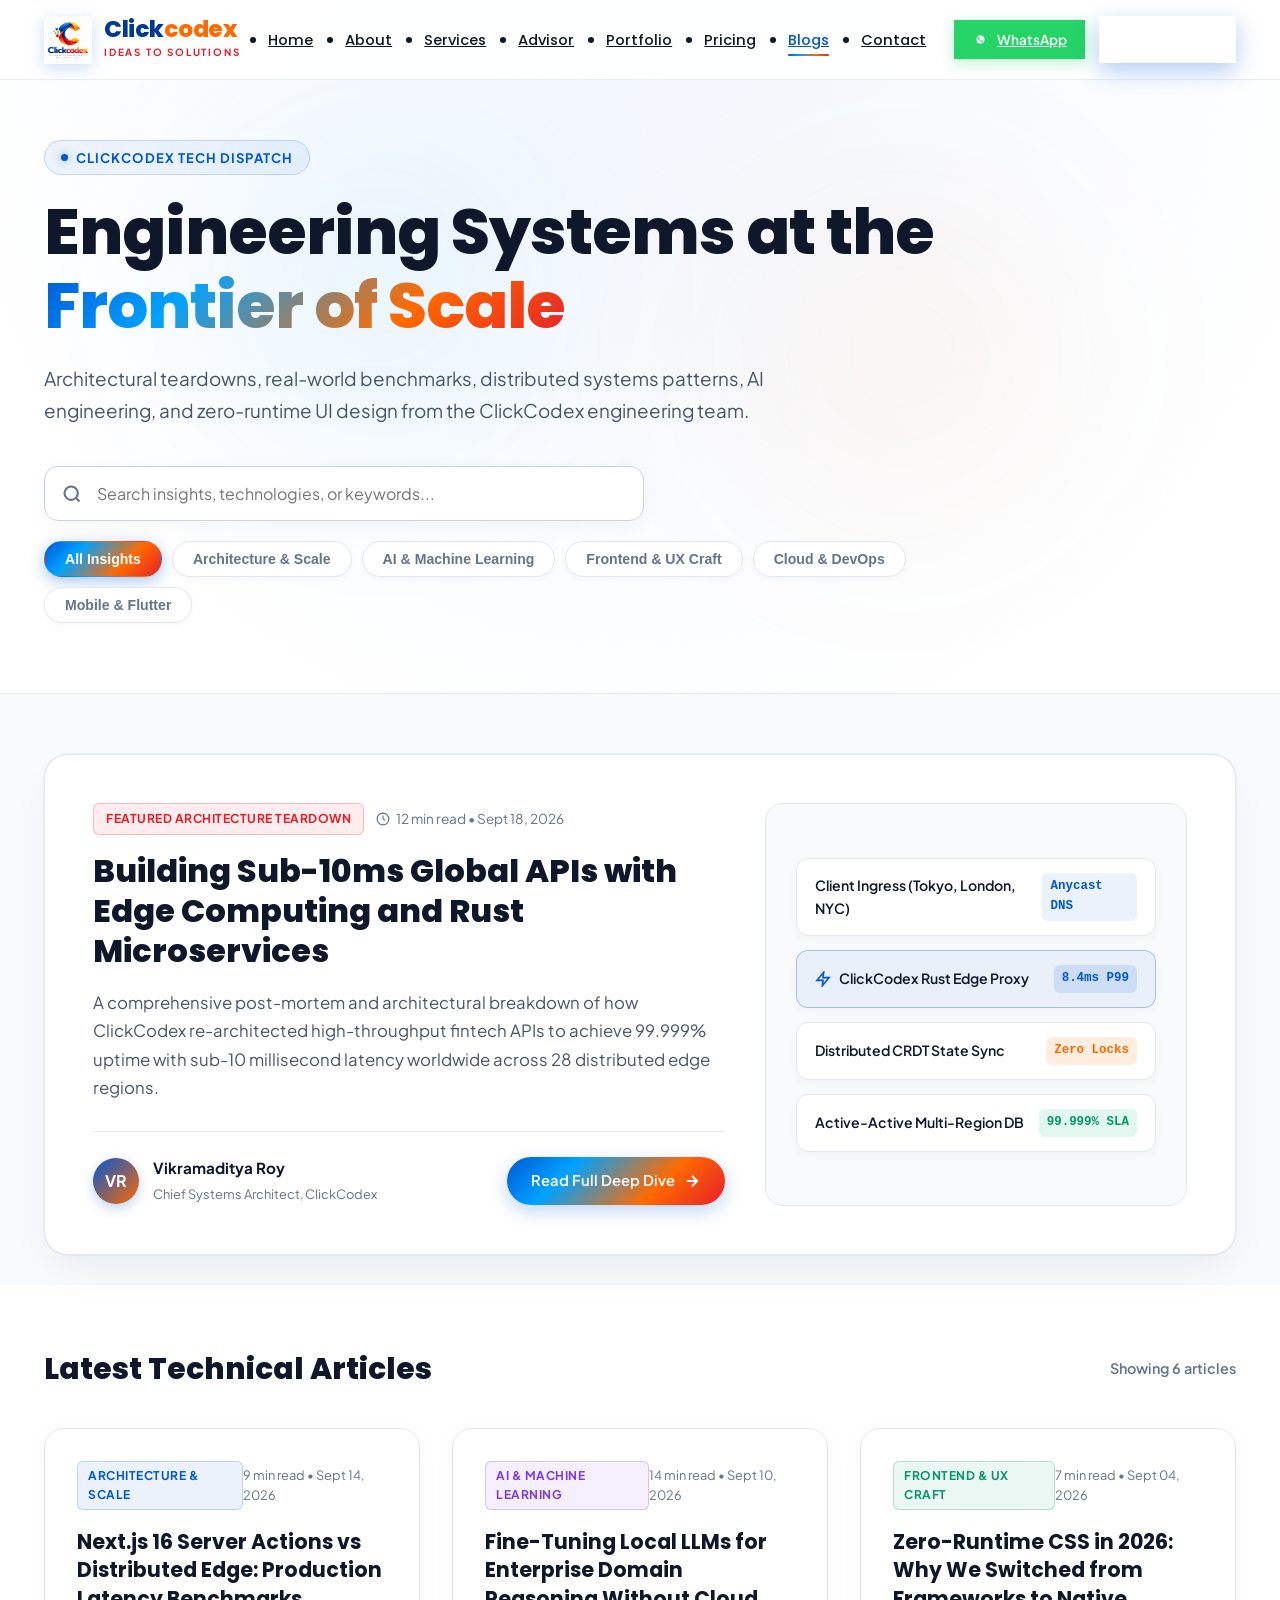
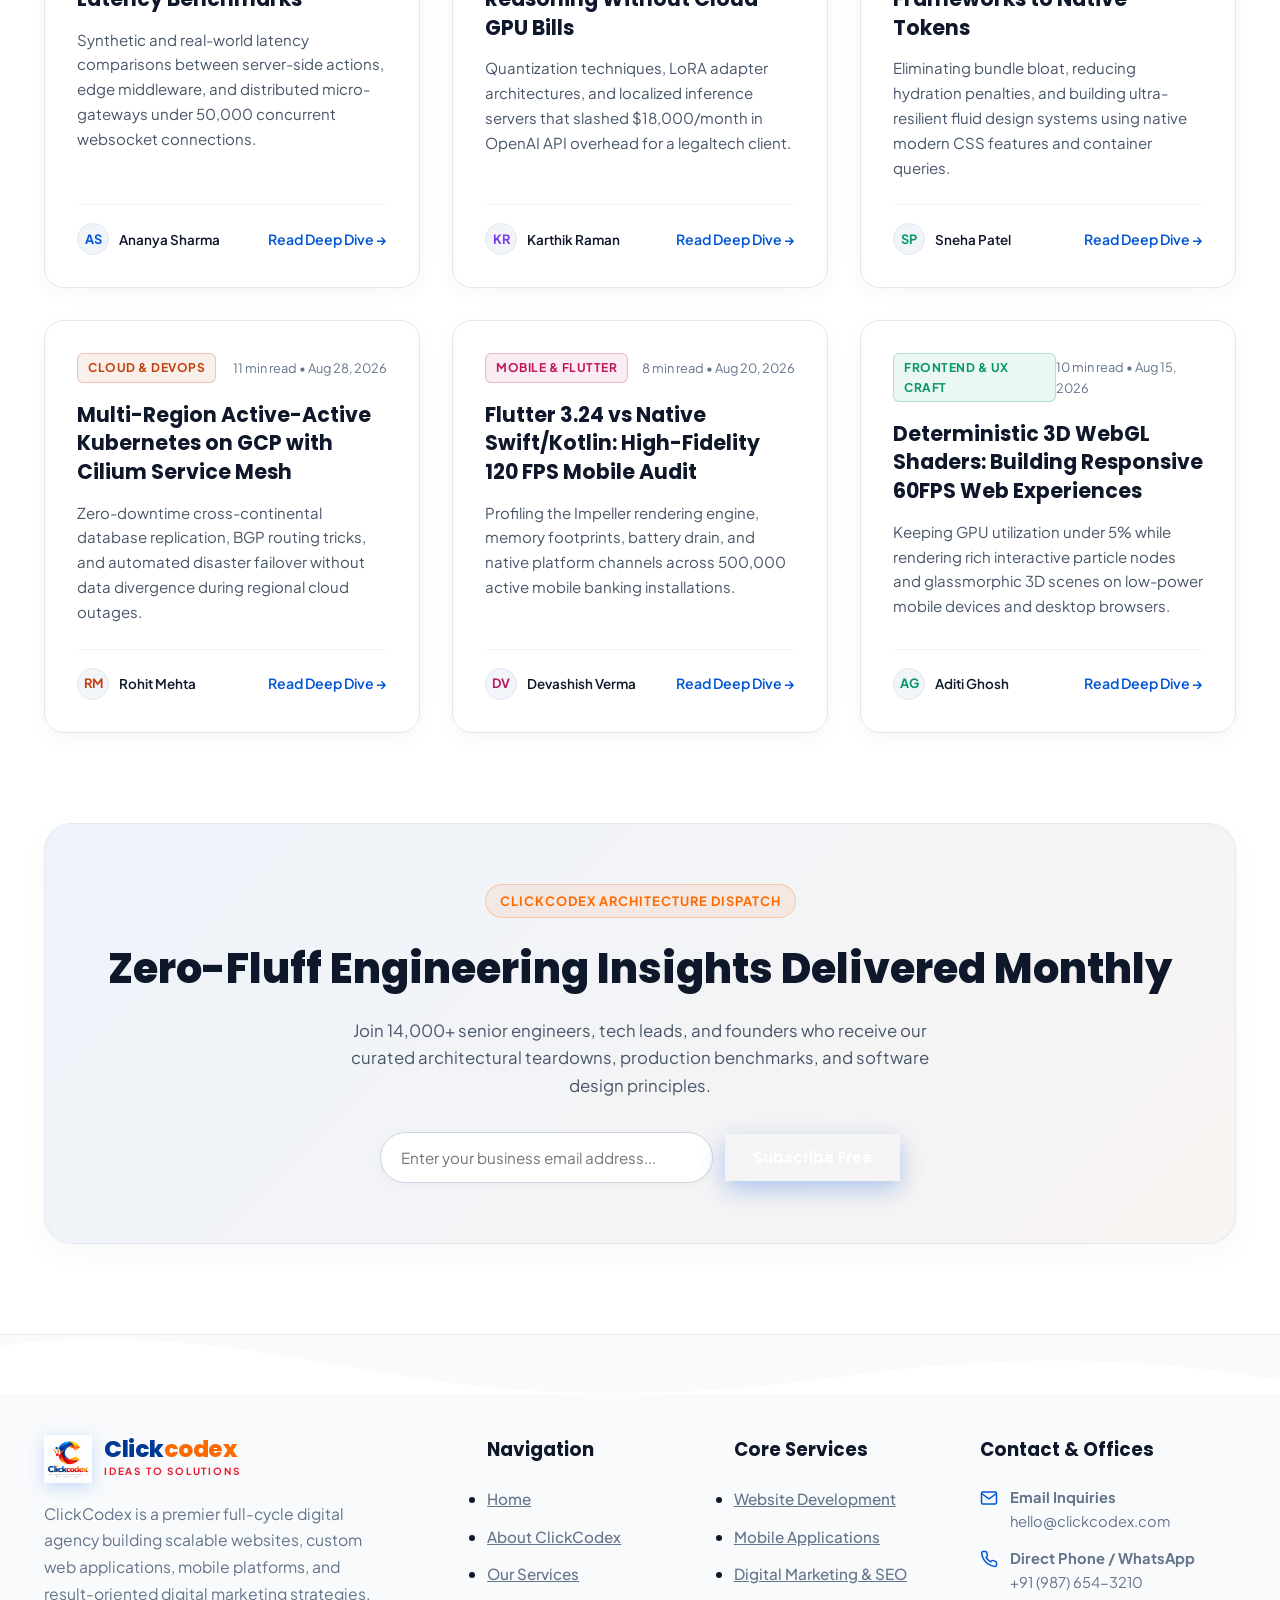
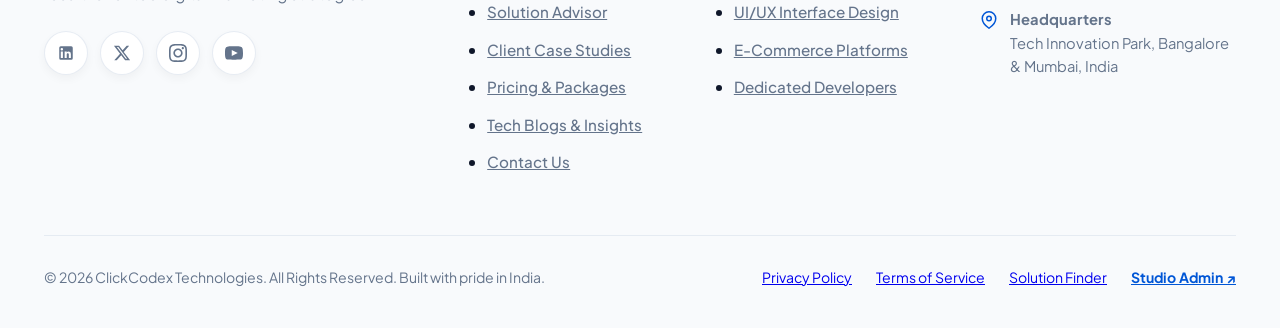
<file: storage/Frontend/blogs.html>
<!DOCTYPE html>
<html lang="en">
<head>
  <meta charset="UTF-8" />
  <meta name="viewport" content="width=device-width, initial-scale=1.0" />
  
  <!-- ==========================================================================
       ADVANCED SEO META TAGS
       ========================================================================== -->
  <title>Blogs & Engineering Insights | Architecture, AI & Web Dev - ClickCodex</title>
  <meta name="description" content="Explore in-depth technical blogs, distributed systems architectures, AI engineering, frontend benchmarks, and real-world case studies from ClickCodex engineers." />
  <meta name="keywords" content="ClickCodex blog, software architecture insights, edge computing Rust, local LLM fine tuning, Flutter 3.24 performance, zero runtime CSS, cloud DevOps Kubernetes" />
  <meta name="author" content="ClickCodex Technologies" />
  <meta name="robots" content="index, follow, max-snippet:-1, max-image-preview:large, max-video-preview:-1" />
  <link rel="canonical" href="https://clickcodex.com/blogs.html" />
  <meta name="theme-color" content="#0056d6" />

  <!-- Open Graph / Facebook -->
  <meta property="og:type" content="website" />
  <meta property="og:site_name" content="ClickCodex Technologies" />
  <meta property="og:url" content="https://clickcodex.com/blogs.html" />
  <meta property="og:title" content="Blogs & Engineering Insights | ClickCodex - Ideas To Solutions" />
  <meta property="og:description" content="Deep architectural breakdowns, benchmarks, AI systems engineering, and design system philosophy from the ClickCodex engineering team." />
  <meta property="og:image" content="https://clickcodex.com/logo.png" />
  <meta property="og:image:alt" content="ClickCodex Engineering Insights & Technical Blogs" />

  <!-- Twitter / X -->
  <meta name="twitter:card" content="summary_large_image" />
  <meta name="twitter:site" content="@ClickCodex" />
  <meta name="twitter:creator" content="@ClickCodex" />
  <meta name="twitter:title" content="Blogs & Engineering Insights | ClickCodex" />
  <meta name="twitter:description" content="Explore cutting-edge patterns in scalable web platforms, distributed systems, AI integrations, and cloud infrastructure." />
  <meta name="twitter:image" content="https://clickcodex.com/logo.png" />

  <!-- Google Fonts: Poppins & Plus Jakarta Sans -->
  <link rel="preconnect" href="https://fonts.googleapis.com" />
  <link rel="preconnect" href="https://fonts.gstatic.com" crossorigin />
  <link href="https://fonts.googleapis.com/css2?family=Plus+Jakarta+Sans:wght@300;400;500;600;700;800&family=Poppins:wght@400;500;600;700;800;900&display=swap" rel="stylesheet" />

  <!-- JSON-LD Structured Data Schema -->
  <script type="application/ld+json">
  {
    "@context": "https://schema.org",
    "@graph": [
      {
        "@type": "Organization",
        "@id": "https://clickcodex.com/#organization",
        "name": "ClickCodex Technologies",
        "url": "https://clickcodex.com",
        "logo": {
          "@type": "ImageObject",
          "url": "https://clickcodex.com/logo.png"
        },
        "sameAs": [
          "https://linkedin.com",
          "https://twitter.com",
          "https://instagram.com",
          "https://youtube.com"
        ]
      },
      {
        "@type": "WebSite",
        "@id": "https://clickcodex.com/#website",
        "url": "https://clickcodex.com",
        "name": "ClickCodex",
        "publisher": {
          "@id": "https://clickcodex.com/#organization"
        }
      },
      {
        "@type": "CollectionPage",
        "@id": "https://clickcodex.com/blogs.html#webpage",
        "url": "https://clickcodex.com/blogs.html",
        "name": "Blogs & Engineering Insights - ClickCodex",
        "isPartOf": {
          "@id": "https://clickcodex.com/#website"
        },
        "description": "Explore in-depth technical blogs, distributed systems architectures, and AI engineering case studies from ClickCodex."
      },
      {
        "@type": "BreadcrumbList",
        "itemListElement": [
          {
            "@type": "ListItem",
            "position": 1,
            "name": "Home",
            "item": "https://clickcodex.com/index.html"
          },
          {
            "@type": "ListItem",
            "position": 2,
            "name": "Blogs & Insights",
            "item": "https://clickcodex.com/blogs.html"
          }
        ]
      }
    ]
  }
  </script>

  <style>
    /* ==========================================================================
       RESET & BASE STYLES (LIGHT COLOR THEME)
       ========================================================================== */
    *, *::before, *::after {
      box-sizing: border-box;
      margin: 0;
      padding: 0;
    }

    html {
      scroll-behavior: smooth;
      font-size: 16px;
    }

    body {
      font-family: var(--font-body);
      background-color: #ffffff;
      color: #0f172a;
      line-height: 1.6;
      overflow-x: hidden;
      position: relative;
      -webkit-font-smoothing: antialiased;
    }

    .container {
      width: 100%;
      max-width: 1240px;
      margin: 0 auto;
      padding: 0 24px;
      position: relative;
      z-index: 2;
    }

    /* Common Button Styles */
    .btn-primary {
      display: inline-flex;
      align-items: center;
      justify-content: center;
      gap: 10px;
      padding: 14px 28px;
      border-radius: 9999px;
      background: var(--gradient-logo-ribbon);
      color: #ffffff;
      font-family: var(--font-display);
      font-size: 0.95rem;
      font-weight: 600;
      border: none;
      cursor: pointer;
      text-decoration: none;
      transition: all 0.3s cubic-bezier(0.16, 1, 0.3, 1);
      box-shadow: 0 10px 25px -5px rgba(0, 86, 214, 0.35);
    }

    .btn-primary:hover {
      transform: translateY(-2px);
      box-shadow: 0 15px 35px -5px rgba(230, 30, 43, 0.4);
    }

    /* ==========================================================================
       BLOGS HERO SECTION (LIGHT THEME)
       ========================================================================== */
    .blogs-hero {
      position: relative;
      padding-top: calc(var(--nav-height) + 60px);
      padding-bottom: 70px;
      background: radial-gradient(circle at 50% 10%, rgba(0, 86, 214, 0.05) 0%, #ffffff 80%), #ffffff;
      overflow: hidden;
      border-bottom: 1px solid rgba(226, 232, 240, 0.8);
    }

    .hero-glow-1 {
      position: absolute;
      top: 5%;
      left: 10%;
      width: 500px;
      height: 500px;
      background: radial-gradient(circle, rgba(0, 162, 255, 0.08) 0%, transparent 70%);
      filter: blur(80px);
      pointer-events: none;
    }

    .hero-glow-2 {
      position: absolute;
      top: 15%;
      right: 10%;
      width: 500px;
      height: 500px;
      background: radial-gradient(circle, rgba(255, 106, 0, 0.06) 0%, transparent 70%);
      filter: blur(80px);
      pointer-events: none;
    }

    .hero-badge-pill {
      display: inline-flex;
      align-items: center;
      gap: 8px;
      padding: 6px 16px;
      border-radius: 9999px;
      background: rgba(0, 86, 214, 0.06);
      border: 1px solid rgba(0, 86, 214, 0.18);
      color: var(--brand-blue);
      font-size: 0.82rem;
      font-weight: 700;
      letter-spacing: 1px;
      text-transform: uppercase;
      margin-bottom: 20px;
    }

    .hero-badge-pill span.dot {
      width: 7px;
      height: 7px;
      border-radius: 50%;
      background: var(--brand-blue);
      box-shadow: 0 0 10px rgba(0, 86, 214, 0.5);
      animation: pulseDot 2s infinite;
    }

    @keyframes pulseDot {
      0%, 100% { opacity: 1; transform: scale(1); }
      50% { opacity: 0.4; transform: scale(0.8); }
    }

    .blogs-hero h1 {
      font-family: var(--font-display);
      font-size: clamp(2.4rem, 5vw, 4rem);
      font-weight: 800;
      line-height: 1.15;
      letter-spacing: -1px;
      color: #0f172a;
      max-width: 900px;
      margin-bottom: 20px;
    }

    .blogs-hero h1 span.gradient-text {
      background: var(--gradient-logo-ribbon);
      -webkit-background-clip: text;
      -webkit-text-fill-color: transparent;
    }

    .blogs-hero p.hero-desc {
      font-size: 1.18rem;
      color: #475569;
      max-width: 780px;
      line-height: 1.7;
      margin-bottom: 40px;
    }

    /* Search & Filter Controls */
    .search-filter-wrap {
      display: flex;
      flex-direction: column;
      gap: 20px;
      max-width: 980px;
    }

    .search-bar-wrap {
      position: relative;
      width: 100%;
      max-width: 600px;
    }

    .search-bar-wrap input {
      width: 100%;
      padding: 16px 20px 16px 52px;
      border-radius: 14px;
      background: #ffffff;
      border: 1px solid #cbd5e1;
      color: #0f172a;
      font-family: var(--font-body);
      font-size: 1rem;
      outline: none;
      transition: all 0.3s ease;
      box-shadow: 0 4px 20px rgba(15, 23, 42, 0.04);
    }

    .search-bar-wrap input:focus {
      border-color: var(--brand-blue);
      box-shadow: 0 0 25px rgba(0, 86, 214, 0.2);
    }

    .search-bar-wrap svg {
      position: absolute;
      left: 18px;
      top: 50%;
      transform: translateY(-50%);
      width: 20px;
      height: 20px;
      color: #64748b;
      pointer-events: none;
    }

    /* Filter Pills */
    .filter-pills-row {
      display: flex;
      flex-wrap: wrap;
      gap: 10px;
    }

    .filter-pill {
      padding: 9px 20px;
      border-radius: 9999px;
      background: #ffffff;
      border: 1px solid #e2e8f0;
      color: #64748b;
      font-size: 0.88rem;
      font-weight: 600;
      cursor: pointer;
      transition: all 0.25s ease;
      user-select: none;
      box-shadow: 0 2px 6px rgba(0, 0, 0, 0.03);
    }

    .filter-pill:hover {
      background: #f8fafc;
      color: #0f172a;
      border-color: #cbd5e1;
    }

    .filter-pill.active {
      background: var(--gradient-logo-ribbon);
      color: #ffffff;
      border-color: transparent;
      box-shadow: 0 4px 15px rgba(0, 86, 214, 0.35);
    }

    /* ==========================================================================
       FEATURED FLAGSHIP ARTICLE (LIGHT SPOTLIGHT)
       ========================================================================== */
    .featured-section {
      padding: 60px 0 30px;
      background: #f8fafc;
    }

    .featured-card {
      position: relative;
      display: grid;
      grid-template-columns: 1.2fr 0.8fr;
      gap: 40px;
      background: #ffffff;
      border: 1px solid rgba(226, 232, 240, 0.9);
      border-radius: 24px;
      padding: 48px;
      overflow: hidden;
      box-shadow: 0 20px 45px -10px rgba(15, 23, 42, 0.07), 0 0 0 1px rgba(0, 86, 214, 0.05);
      transition: transform 0.4s ease, border-color 0.4s ease, box-shadow 0.4s ease;
    }

    .featured-card:hover {
      transform: translateY(-4px);
      border-color: rgba(0, 86, 214, 0.4);
      box-shadow: 0 25px 55px -10px rgba(0, 86, 214, 0.15);
    }

    .featured-content {
      display: flex;
      flex-direction: column;
      justify-content: center;
      z-index: 2;
    }

    .featured-badge-row {
      display: flex;
      align-items: center;
      gap: 12px;
      margin-bottom: 16px;
    }

    .featured-tag {
      padding: 5px 12px;
      border-radius: 6px;
      background: rgba(230, 30, 43, 0.08);
      border: 1px solid rgba(230, 30, 43, 0.25);
      color: var(--brand-red);
      font-size: 0.76rem;
      font-weight: 700;
      letter-spacing: 0.5px;
      text-transform: uppercase;
    }

    .featured-readtime {
      font-size: 0.85rem;
      color: #64748b;
      display: flex;
      align-items: center;
      gap: 6px;
    }

    .featured-card h2 {
      font-family: var(--font-display);
      font-size: clamp(1.6rem, 2.5vw, 2.3rem);
      font-weight: 800;
      line-height: 1.25;
      color: #0f172a;
      margin-bottom: 18px;
    }

    .featured-card h2 a {
      color: #0f172a;
      text-decoration: none;
      transition: color 0.2s ease;
    }

    .featured-card h2 a:hover {
      color: var(--brand-blue);
    }

    .featured-excerpt {
      font-size: 1.05rem;
      color: #475569;
      line-height: 1.7;
      margin-bottom: 28px;
    }

    .featured-meta-author {
      display: flex;
      align-items: center;
      justify-content: space-between;
      flex-wrap: wrap;
      gap: 20px;
      border-top: 1px solid #e2e8f0;
      padding-top: 24px;
    }

    .author-info {
      display: flex;
      align-items: center;
      gap: 14px;
    }

    .author-avatar {
      width: 46px;
      height: 46px;
      border-radius: 50%;
      background: linear-gradient(135deg, #0056d6, #ff6a00);
      display: flex;
      align-items: center;
      justify-content: center;
      color: #ffffff;
      font-weight: 700;
      font-size: 1rem;
      box-shadow: 0 4px 12px rgba(0, 86, 214, 0.25);
    }

    .author-name-group strong {
      display: block;
      font-size: 0.95rem;
      color: #0f172a;
    }

    .author-name-group span {
      font-size: 0.8rem;
      color: #64748b;
    }

    .featured-action-btn {
      display: inline-flex;
      align-items: center;
      gap: 8px;
      padding: 12px 24px;
      border-radius: 9999px;
      background: var(--gradient-logo-ribbon);
      color: #ffffff;
      font-weight: 600;
      font-size: 0.92rem;
      text-decoration: none;
      transition: all 0.3s ease;
      box-shadow: 0 6px 18px rgba(0, 86, 214, 0.25);
    }

    .featured-action-btn:hover {
      transform: translateX(4px);
      box-shadow: 0 10px 25px rgba(230, 30, 43, 0.35);
    }

    /* Featured Visual Graphic / Infographic */
    .featured-graphic {
      position: relative;
      display: flex;
      align-items: center;
      justify-content: center;
      background: #f8fafc;
      border-radius: 18px;
      border: 1px solid #e2e8f0;
      padding: 30px;
      overflow: hidden;
    }

    .diagram-stack {
      width: 100%;
      display: flex;
      flex-direction: column;
      gap: 14px;
    }

    .diagram-block {
      display: flex;
      align-items: center;
      justify-content: space-between;
      padding: 14px 18px;
      background: #ffffff;
      border: 1px solid #e2e8f0;
      border-radius: 12px;
      box-shadow: 0 2px 8px rgba(15, 23, 42, 0.04);
      transition: all 0.3s ease;
    }

    .diagram-block.highlight {
      background: rgba(0, 86, 214, 0.06);
      border-color: rgba(0, 86, 214, 0.3);
    }

    .diagram-label {
      font-size: 0.88rem;
      font-weight: 600;
      color: #0f172a;
      display: flex;
      align-items: center;
      gap: 8px;
    }

    .diagram-badge {
      font-family: monospace;
      font-size: 0.78rem;
      padding: 4px 8px;
      border-radius: 6px;
      background: rgba(0, 86, 214, 0.08);
      color: var(--brand-blue);
      font-weight: 700;
    }

    /* ==========================================================================
       ARTICLES GRID SECTION (LIGHT THEME)
       ========================================================================== */
    .articles-grid-section {
      padding: 60px 0 90px;
      background: #ffffff;
    }

    .section-header-row {
      display: flex;
      align-items: center;
      justify-content: space-between;
      margin-bottom: 36px;
    }

    .section-header-row h2 {
      font-family: var(--font-display);
      font-size: 1.85rem;
      font-weight: 800;
      color: #0f172a;
    }

    .article-count-badge {
      font-size: 0.9rem;
      color: #64748b;
      font-weight: 600;
    }

    .articles-grid {
      display: grid;
      grid-template-columns: repeat(auto-fill, minmax(350px, 1fr));
      gap: 32px;
    }

    .article-card {
      background: #ffffff;
      border: 1px solid #e2e8f0;
      border-radius: 20px;
      padding: 32px;
      display: flex;
      flex-direction: column;
      justify-content: space-between;
      transition: all 0.35s cubic-bezier(0.16, 1, 0.3, 1);
      position: relative;
      overflow: hidden;
      box-shadow: 0 4px 20px rgba(15, 23, 42, 0.04);
    }

    .article-card::before {
      content: '';
      position: absolute;
      top: 0;
      left: 0;
      width: 100%;
      height: 4px;
      background: var(--gradient-logo-ribbon);
      opacity: 0;
      transition: opacity 0.3s ease;
    }

    .article-card:hover {
      transform: translateY(-6px);
      border-color: rgba(0, 86, 214, 0.3);
      box-shadow: 0 20px 40px -10px rgba(0, 86, 214, 0.12);
    }

    .article-card:hover::before {
      opacity: 1;
    }

    .card-top-row {
      display: flex;
      align-items: center;
      justify-content: space-between;
      margin-bottom: 18px;
    }

    .category-chip {
      font-size: 0.75rem;
      font-weight: 700;
      text-transform: uppercase;
      letter-spacing: 0.5px;
      padding: 4px 10px;
      border-radius: 6px;
      background: rgba(0, 86, 214, 0.08);
      border: 1px solid rgba(0, 86, 214, 0.2);
      color: var(--brand-blue);
    }

    .read-time {
      font-size: 0.8rem;
      color: #64748b;
    }

    .article-card h3 {
      font-family: var(--font-display);
      font-size: 1.28rem;
      font-weight: 700;
      line-height: 1.4;
      color: #0f172a;
      margin-bottom: 14px;
    }

    .article-card h3 a {
      color: inherit;
      text-decoration: none;
      transition: color 0.25s ease;
    }

    .article-card h3 a:hover {
      color: var(--brand-blue);
    }

    .article-card p.card-summary {
      font-size: 0.94rem;
      color: #475569;
      line-height: 1.65;
      margin-bottom: 24px;
      flex-grow: 1;
    }

    .card-footer-row {
      display: flex;
      align-items: center;
      justify-content: space-between;
      border-top: 1px solid #f1f5f9;
      padding-top: 18px;
      margin-top: auto;
    }

    .card-author-pill {
      display: flex;
      align-items: center;
      gap: 10px;
    }

    .author-thumb {
      width: 32px;
      height: 32px;
      border-radius: 50%;
      background: #f1f5f9;
      border: 1px solid #e2e8f0;
      display: flex;
      align-items: center;
      justify-content: center;
      font-size: 0.8rem;
      font-weight: 700;
      color: var(--brand-blue);
    }

    .author-text {
      font-size: 0.84rem;
      color: #0f172a;
      font-weight: 600;
    }

    .read-link {
      display: inline-flex;
      align-items: center;
      gap: 6px;
      color: var(--brand-blue);
      font-weight: 600;
      font-size: 0.88rem;
      text-decoration: none;
      transition: gap 0.2s ease, color 0.2s ease;
    }

    .read-link:hover {
      color: var(--brand-red);
      gap: 9px;
    }

    /* ==========================================================================
       NEWSLETTER & ENGINEERING DISPATCH (LIGHT THEME)
       ========================================================================== */
    .dispatch-newsletter {
      background: linear-gradient(135deg, rgba(0, 86, 214, 0.04) 0%, rgba(255, 106, 0, 0.04) 100%), #f8fafc;
      border: 1px solid rgba(226, 232, 240, 0.9);
      border-radius: 28px;
      padding: 60px 40px;
      margin-bottom: 90px;
      text-align: center;
      position: relative;
      overflow: hidden;
      box-shadow: 0 10px 30px rgba(15, 23, 42, 0.03);
    }

    .dispatch-badge {
      display: inline-block;
      padding: 6px 14px;
      border-radius: 9999px;
      background: rgba(255, 106, 0, 0.08);
      border: 1px solid rgba(255, 106, 0, 0.25);
      color: var(--brand-orange);
      font-size: 0.8rem;
      font-weight: 700;
      text-transform: uppercase;
      letter-spacing: 1px;
      margin-bottom: 18px;
    }

    .dispatch-newsletter h2 {
      font-family: var(--font-display);
      font-size: clamp(1.8rem, 3.5vw, 2.6rem);
      font-weight: 800;
      color: #0f172a;
      margin-bottom: 14px;
    }

    .dispatch-newsletter p {
      font-size: 1.05rem;
      color: #475569;
      max-width: 620px;
      margin: 0 auto 32px;
      line-height: 1.65;
    }

    .newsletter-form {
      display: flex;
      align-items: center;
      justify-content: center;
      gap: 12px;
      max-width: 520px;
      margin: 0 auto;
      position: relative;
    }

    .newsletter-form input {
      flex: 1;
      padding: 15px 20px;
      border-radius: 9999px;
      background: #ffffff;
      border: 1px solid #cbd5e1;
      color: #0f172a;
      font-family: var(--font-body);
      font-size: 0.95rem;
      outline: none;
      transition: all 0.25s ease;
      box-shadow: 0 2px 10px rgba(0, 0, 0, 0.03);
    }

    .newsletter-form input:focus {
      border-color: var(--brand-blue);
      box-shadow: 0 0 20px rgba(0, 86, 214, 0.18);
    }

    /* No search results state */
    .no-results-msg {
      display: none;
      text-align: center;
      padding: 60px 20px;
      color: #64748b;
      font-size: 1.1rem;
      grid-column: 1 / -1;
    }

    /* Responsive Queries */
    @media (max-width: 992px) {
      .featured-card {
        grid-template-columns: 1fr;
        padding: 36px;
      }
      .featured-graphic {
        display: none;
      }
      .newsletter-form {
        flex-direction: column;
        width: 100%;
      }
      .newsletter-form input,
      .newsletter-form button {
        width: 100%;
      }
    }

    @media (max-width: 640px) {
      .blogs-hero {
        padding-top: calc(var(--nav-height) + 40px);
      }
      .articles-grid {
        grid-template-columns: 1fr;
      }
      .featured-card {
        padding: 24px;
      }
    }

    
/* ==========================================================================
   CLICKCODEX UNIFIED HEADER, FOOTER, MODAL & RESPONSIVE CSS
   Extracted directly from index.html design system
   ========================================================================== */

/* Brand & Color Variables Fallback if not already in :root */
:root {
  --brand-blue: #0056d6;
  --brand-blue-deep: #003896;
  --brand-cyan: #00a2ff;
  --brand-red: #e61e2b;
  --brand-crimson: #c7121e;
  --brand-orange: #ff6a00;
  --brand-amber: #ffb300;
  --brand-yellow: #ffd200;
  --gradient-logo-ribbon: linear-gradient(135deg, #0056d6 0%, #00a2ff 28%, #ff6a00 68%, #e61e2b 100%);
  --gradient-warm: linear-gradient(135deg, #e61e2b 0%, #ff6a00 52%, #ffb300 100%);
  --bg-surface-light: #f8fafc;
  --text-dark: #0f172a;
  --text-muted: #64748b;
  --text-white: #ffffff;
  --border-light: rgba(226, 232, 240, 0.8);
  --font-display: 'Poppins', -apple-system, BlinkMacSystemFont, sans-serif;
  --font-body: 'Plus Jakarta Sans', -apple-system, BlinkMacSystemFont, sans-serif;
  --nav-height: 80px;
}

    /* ==========================================================================
       3. NAVIGATION BAR (STICKY & GLASSMORPHIC)
       ========================================================================== */
    .site-nav {
      position: fixed;
      top: 0;
      left: 0;
      width: 100%;
      height: var(--nav-height);
      background: rgba(255, 255, 255, 0.9);
      backdrop-filter: blur(16px);
      -webkit-backdrop-filter: blur(16px);
      border-bottom: 1px solid rgba(226, 232, 240, 0.7);
      z-index: 1000;
      transition: all 0.3s ease;
    }

    .site-nav.scrolled {
      background: rgba(255, 255, 255, 0.97);
      box-shadow: 0 10px 30px rgba(0, 0, 0, 0.06);
      height: 72px;
    }

    .nav-container {
      display: flex;
      align-items: center;
      justify-content: space-between;
      height: 100%;
    }

    .brand-logo-wrap {
      display: flex;
      align-items: center;
      gap: 12px;
      text-decoration: none;
    }

    .brand-logo-img {
      height: 48px;
      width: auto;
      object-fit: contain;
      filter: drop-shadow(0 4px 8px rgba(0, 86, 214, 0.2));
      transition: transform 0.3s ease;
    }

    .brand-logo-wrap:hover .brand-logo-img {
      transform: scale(1.05) rotate(-3deg);
    }

    .brand-name-group {
      display: flex;
      flex-direction: column;
    }

    .brand-title {
      font-family: var(--font-display);
      font-size: 1.45rem;
      font-weight: 800;
      letter-spacing: -0.5px;
      line-height: 1;
      color: var(--brand-blue-deep);
    }

    .brand-title span {
      color: var(--brand-orange);
    }

    .brand-subtext {
      font-size: 0.62rem;
      font-weight: 700;
      letter-spacing: 1.8px;
      color: var(--brand-red);
      text-transform: uppercase;
      margin-top: 3px;
    }

    .nav-menu {
      display: flex;
      align-items: center;
      gap: 32px;
    }

    .nav-link {
      font-family: var(--font-display);
      font-size: 0.92rem;
      font-weight: 500;
      color: var(--text-dark);
      position: relative;
      padding: 6px 0;
      transition: color 0.25s ease;
    }

    .nav-link::after {
      content: '';
      position: absolute;
      bottom: 0;
      left: 0;
      width: 0;
      height: 2.5px;
      border-radius: 4px;
      background: var(--gradient-logo-ribbon);
      transition: width 0.3s cubic-bezier(0.23, 1, 0.32, 1);
    }

    .nav-link:hover, .nav-link.active {
      color: var(--brand-blue);
    }

    .nav-link:hover::after, .nav-link.active::after {
      width: 100%;
    }

    .nav-actions {
      display: flex;
      align-items: center;
      gap: 14px;
    }

    /* WhatsApp Quick Button (Highly converts Indian & Global clients) */
    .whatsapp-btn {
      display: inline-flex;
      align-items: center;
      gap: 8px;
      padding: 9px 18px;
      border-radius: var(--radius-full);
      background: #25d366;
      color: #ffffff;
      font-size: 0.85rem;
      font-weight: 600;
      box-shadow: 0 4px 15px rgba(37, 211, 102, 0.3);
      transition: all 0.3s ease;
    }

    .whatsapp-btn:hover {
      background: #20ba59;
      transform: translateY(-2px);
      box-shadow: 0 6px 20px rgba(37, 211, 102, 0.4);
    }

    .whatsapp-btn svg {
      width: 17px;
      height: 17px;
      fill: currentColor;
    }

    /* Primary CTA Button */
    .btn-primary {
      display: inline-flex;
      align-items: center;
      justify-content: center;
      gap: 10px;
      padding: 12px 28px;
      border-radius: var(--radius-full);
      background: var(--gradient-blue-cyan);
      color: #ffffff;
      font-family: var(--font-display);
      font-size: 0.94rem;
      font-weight: 600;
      box-shadow: 0 8px 24px rgba(0, 86, 214, 0.3);
      transition: all 0.3s cubic-bezier(0.23, 1, 0.32, 1);
      position: relative;
      overflow: hidden;
    }

    .btn-primary::before {
      content: '';
      position: absolute;
      top: 0;
      left: -100%;
      width: 100%;
      height: 100%;
      background: linear-gradient(90deg, transparent, rgba(255,255,255,0.3), transparent);
      transition: left 0.6s ease;
    }

    .btn-primary:hover {
      transform: translateY(-2.5px);
      box-shadow: 0 12px 30px rgba(0, 86, 214, 0.42);
    }

    .btn-primary:hover::before {
      left: 100%;
    }

    .btn-warm {
      background: var(--gradient-warm);
      box-shadow: 0 8px 24px rgba(255, 106, 0, 0.32);
    }

    .btn-warm:hover {
      box-shadow: 0 12px 30px rgba(255, 106, 0, 0.45);
    }

    .btn-outline {
      display: inline-flex;
      align-items: center;
      justify-content: center;
      gap: 10px;
      padding: 11px 26px;
      border-radius: var(--radius-full);
      border: 2px solid var(--brand-blue);
      color: var(--brand-blue);
      font-family: var(--font-display);
      font-size: 0.94rem;
      font-weight: 600;
      background: transparent;
      transition: all 0.3s ease;
    }

    .btn-outline:hover {
      background: var(--brand-blue);
      color: #ffffff;
      transform: translateY(-2px);
      box-shadow: 0 8px 20px rgba(0, 86, 214, 0.25);
    }

    /* Mobile Hamburger Menu Toggle */
    .mobile-menu-toggle {
      display: none;
      width: 42px;
      height: 42px;
      border-radius: 10px;
      background: var(--bg-surface-light);
      border: 1px solid var(--border-light);
      align-items: center;
      justify-content: center;
      flex-direction: column;
      gap: 5px;
    }

    .mobile-menu-toggle span {
      display: block;
      width: 22px;
      height: 2px;
      background: var(--text-dark);
      border-radius: 2px;
      transition: all 0.3s ease;
    }

    /* Mobile Drawer */
    .mobile-drawer {
      position: fixed;
      top: var(--nav-height);
      left: 0;
      width: 100%;
      height: calc(100vh - var(--nav-height));
      background: rgba(255, 255, 255, 0.98);
      backdrop-filter: blur(20px);
      padding: 30px 24px;
      display: flex;
      flex-direction: column;
      gap: 20px;
      transform: translateX(-100%);
      transition: transform 0.4s cubic-bezier(0.23, 1, 0.32, 1);
      z-index: 999;
      overflow-y: auto;
    }

    .mobile-drawer.open {
      transform: translateX(0);
    }

    .mobile-drawer .nav-link {
      font-size: 1.25rem;
      padding: 12px 0;
      border-bottom: 1px solid var(--border-light);
    }


    /* ==========================================================================
       12. CREATIVE FOOTER WITH ORGANIC WAVE SEPARATOR (FROM TEST9.HTML)
       ========================================================================== */
    .site-footer {
      position: relative;
      background: var(--bg-surface-light);
      padding-top: 100px;
      padding-bottom: 40px;
      border-top: 1px solid var(--border-light);
    }

    .footer-wave-top {
      position: absolute;
      top: -1px;
      left: 0;
      width: 100%;
      overflow: hidden;
      line-height: 0;
      transform: rotate(180deg);
    }

    .footer-wave-top svg {
      position: relative;
      display: block;
      width: calc(100% + 1.3px);
      height: 60px;
    }

    .footer-wave-top .shape-fill {
      fill: #ffffff;
    }

    .footer-grid {
      display: grid;
      grid-template-columns: 2fr 1fr 1fr 1.3fr;
      gap: 50px;
      margin-bottom: 60px;
    }

    .footer-brand-col p {
      font-size: 0.98rem;
      color: var(--text-muted);
      line-height: 1.7;
      margin: 18px 0 24px;
      max-width: 340px;
    }

    .footer-col-title {
      font-family: var(--font-display);
      font-size: 1.15rem;
      font-weight: 700;
      color: var(--text-dark);
      margin-bottom: 22px;
      position: relative;
    }

    .footer-links-menu {
      display: flex;
      flex-direction: column;
      gap: 12px;
    }

    .footer-links-menu a {
      font-size: 0.95rem;
      color: var(--text-muted);
      font-weight: 500;
      display: inline-flex;
      align-items: center;
      gap: 6px;
      transition: color 0.25s ease, transform 0.25s ease;
    }

    .footer-links-menu a:hover {
      color: var(--brand-blue);
      transform: translateX(4px);
    }

    .contact-info-list {
      display: flex;
      flex-direction: column;
      gap: 14px;
    }

    .contact-info-item {
      display: flex;
      align-items: flex-start;
      gap: 12px;
      font-size: 0.92rem;
      color: var(--text-muted);
    }

    .contact-info-item svg {
      width: 18px;
      height: 18px;
      color: var(--brand-blue);
      flex-shrink: 0;
      margin-top: 3px;
    }

    .social-media-pills {
      display: flex;
      gap: 12px;
      margin-top: 15px;
    }

    .social-pill {
      width: 44px;
      height: 44px;
      border-radius: 50%;
      background: #ffffff;
      border: 1px solid var(--border-light);
      display: flex;
      align-items: center;
      justify-content: center;
      color: var(--text-muted);
      box-shadow: 0 4px 10px rgba(0, 0, 0, 0.04);
      position: relative;
      overflow: hidden;
      transition: all 0.3s ease;
    }

    .social-pill::before {
      content: '';
      position: absolute;
      top: 0;
      left: -100%;
      width: 100%;
      height: 100%;
      background: var(--gradient-blue-cyan);
      transition: left 0.35s cubic-bezier(0.23, 1, 0.32, 1);
      z-index: 1;
    }

    .social-pill svg {
      width: 18px;
      height: 18px;
      position: relative;
      z-index: 2;
      transition: color 0.3s ease, fill 0.3s ease;
    }

    .social-pill:hover {
      color: #ffffff;
      border-color: transparent;
      transform: translateY(-3px);
    }

    .social-pill:hover::before {
      left: 0;
    }

    .social-pill:hover svg {
      color: #ffffff;
      fill: #ffffff;
    }

    .footer-bottom-bar {
      padding-top: 30px;
      border-top: 1px solid var(--border-light);
      display: flex;
      align-items: center;
      justify-content: space-between;
      flex-wrap: wrap;
      gap: 20px;
      font-size: 0.88rem;
      color: var(--text-muted);
    }

    .footer-bottom-links {
      display: flex;
      gap: 24px;
    }

    .footer-bottom-links a:hover {
      color: var(--brand-blue);
    }

    /* Ambient Cursor Spotlight (from test9.html) */
    .cursor-spotlight-orb {
      position: fixed;
      width: 380px;
      height: 380px;
      background: radial-gradient(circle, rgba(0, 86, 214, 0.12) 0%, rgba(255, 106, 0, 0.05) 40%, transparent 70%);
      border-radius: 50%;
      pointer-events: none;
      z-index: 9999;
      transform: translate(-50%, -50%);
      opacity: 0;
      transition: opacity 0.4s ease;
    }

    /* Floating Back to Top Button */
    .back-to-top-btn {
      position: fixed;
      bottom: 30px;
      right: 30px;
      width: 50px;
      height: 50px;
      border-radius: 50%;
      background: var(--gradient-blue-cyan);
      color: #ffffff;
      display: flex;
      align-items: center;
      justify-content: center;
      box-shadow: 0 8px 25px rgba(0, 86, 214, 0.35);
      z-index: 900;
      opacity: 0;
      visibility: hidden;
      transform: translateY(20px);
      transition: all 0.4s cubic-bezier(0.23, 1, 0.32, 1);
    }

    .back-to-top-btn.visible {
      opacity: 1;
      visibility: visible;
      transform: translateY(0);
    }

    .back-to-top-btn:hover {
      transform: translateY(-4px) scale(1.05);
      box-shadow: 0 12px 30px rgba(0, 86, 214, 0.5);
    }


    /* ==========================================================================
       13. MODAL (INSTANT QUOTE / CONSULTATION POPUP)
       ========================================================================== */
    .modal-backdrop {
      position: fixed;
      inset: 0;
      background: rgba(10, 14, 26, 0.7);
      backdrop-filter: blur(10px);
      z-index: 2000;
      display: flex;
      align-items: center;
      justify-content: center;
      padding: 20px;
      opacity: 0;
      visibility: hidden;
      transition: opacity 0.3s ease, visibility 0.3s ease;
    }

    .modal-backdrop.open {
      opacity: 1;
      visibility: visible;
    }

    .modal-dialog {
      background: #ffffff;
      border-radius: var(--radius-lg);
      width: 100%;
      max-width: 580px;
      padding: 40px;
      box-shadow: var(--shadow-3d);
      position: relative;
      transform: scale(0.9) translateY(20px);
      transition: transform 0.35s cubic-bezier(0.23, 1, 0.32, 1);
    }

    .modal-backdrop.open .modal-dialog {
      transform: scale(1) translateY(0);
    }

    .modal-close-btn {
      position: absolute;
      top: 20px;
      right: 20px;
      width: 36px;
      height: 36px;
      border-radius: 50%;
      background: var(--bg-surface-light);
      display: flex;
      align-items: center;
      justify-content: center;
      color: var(--text-dark);
      font-size: 1.2rem;
      transition: all 0.2s ease;
    }

    .modal-close-btn:hover {
      background: var(--brand-red);
      color: #ffffff;
    }

    .modal-header {
      margin-bottom: 25px;
    }

    .modal-header h3 {
      font-family: var(--font-display);
      font-size: 1.7rem;
      font-weight: 800;
      color: var(--text-dark);
      margin-bottom: 6px;
    }

    .modal-header p {
      font-size: 0.95rem;
      color: var(--text-muted);
    }

    .form-group {
      margin-bottom: 18px;
    }

    .form-group label {
      display: block;
      font-family: var(--font-display);
      font-size: 0.88rem;
      font-weight: 600;
      color: var(--text-dark);
      margin-bottom: 6px;
    }

    .form-control {
      width: 100%;
      padding: 12px 16px;
      border-radius: var(--radius-sm);
      border: 1px solid var(--border-light);
      font-family: inherit;
      font-size: 0.95rem;
      color: var(--text-dark);
      background: var(--bg-surface-light);
      transition: border-color 0.25s ease, box-shadow 0.25s ease;
    }

    .form-control:focus {
      outline: none;
      border-color: var(--brand-blue);
      box-shadow: 0 0 0 3px rgba(0, 86, 214, 0.15);
      background: #ffffff;
    }

    textarea.form-control {
      resize: vertical;
      min-height: 100px;
    }

    .form-submit-btn {
      width: 100%;
      padding: 14px;
      border-radius: var(--radius-full);
      background: var(--gradient-logo-ribbon);
      color: #ffffff;
      font-family: var(--font-display);
      font-size: 1.05rem;
      font-weight: 700;
      cursor: pointer;
      box-shadow: 0 8px 25px rgba(0, 86, 214, 0.3);
      transition: all 0.3s ease;
      margin-top: 10px;
    }

    .form-submit-btn:hover {
      transform: translateY(-2px);
      box-shadow: 0 12px 30px rgba(0, 86, 214, 0.45);
    }


/* Additional Responsive Tweaks for Navigation & Footer */
@media (max-width: 992px) {
  .site-nav .nav-menu {
    display: none !important;
  }
  .desktop-btn {
    display: none !important;
  }
  .mobile-menu-toggle {
    display: flex !important;
  }
  .footer-grid {
    grid-template-columns: 1fr 1fr !important;
    gap: 36px !important;
  }
}

@media (max-width: 640px) {
  .footer-grid {
    grid-template-columns: 1fr !important;
    gap: 30px !important;
  }
  .footer-bottom-bar {
    flex-direction: column !important;
    gap: 16px !important;
    text-align: center !important;
  }
  .footer-bottom-links {
    justify-content: center !important;
  }
}

  </style>
</head>
<body>

  <!-- ==========================================================================
       1. NAVIGATION BAR (STICKY & GLASSMORPHIC)
       ========================================================================== -->
    <!-- ==========================================================================
       1. NAVIGATION BAR (STICKY & GLASSMORPHIC)
       ========================================================================== -->
  <nav class="site-nav" id="siteNav">
    <div class="container nav-container">
      <!-- ClickCodex Logo with local logo.png -->
      <a href="index.html" class="brand-logo-wrap" aria-label="ClickCodex Home">
        <img src="logo.png" alt="ClickCodex Logo" class="brand-logo-img" />
        <div class="brand-name-group">
          <span class="brand-title">Click<span>codex</span></span>
          <span class="brand-subtext">Ideas To Solutions</span>
        </div>
      </a>

      <!-- Desktop Navigation Links -->
      <ul class="nav-menu">
        <li><a href="index.html" class="nav-link ">Home</a></li>
        <li><a href="aboutus.html" class="nav-link ">About</a></li>
        <li><a href="services.html" class="nav-link ">Services</a></li>
        <li><a href="service-finder.html" class="nav-link ">Advisor</a></li>
        <li><a href="portfolio.html" class="nav-link ">Portfolio</a></li>
        <li><a href="pricing.html" class="nav-link ">Pricing</a></li>
        <li><a href="blogs.html" class="nav-link active">Blogs</a></li>
        <li><a href="contactus.html" class="nav-link ">Contact</a></li>
      </ul>

      <!-- Action Buttons -->
      <div class="nav-actions">
        <!-- WhatsApp Quick Chat -->
        <a href="https://wa.me/919876543210?text=Hi%20ClickCodex,%20I%20would%20like%20to%20inquire%20about%20a%20project" 
           target="_blank" rel="noopener noreferrer" class="whatsapp-btn" title="Quick Chat on WhatsApp">
          <svg viewBox="0 0 24 24">
            <path d="M12.031 6.172c-3.181 0-5.767 2.586-5.768 5.766-.001 1.298.38 2.27 1.019 3.287l-.582 2.128 2.182-.573c.978.58 1.911.928 3.145.929 3.178 0 5.767-2.587 5.768-5.766.001-3.187-2.575-5.77-5.764-5.771zm3.392 8.244c-.144.405-.837.774-1.17.824-.312.045-.698.077-1.118-.057-.26-.084-.589-.201-.989-.374-1.745-.758-2.887-2.531-2.975-2.648-.088-.116-.71-0.947-.71-1.807 0-.859.45-1.282.61-1.458.16-.176.35-.22.47-.22.12 0 .24.002.34.007.11.005.26-.042.41.319.15.362.51 1.242.55 1.33.04.088.07.191.01.308-.06.117-.09.19-.18.293-.09.103-.19.23-.27.309-.09.088-.19.183-.08.371.11.188.48.793 1.03 1.283.71.633 1.31.829 1.49.919.18.09.29.076.4-.047.11-.123.47-.549.6-.738.13-.189.26-.158.44-.092.18.066 1.14.537 1.34.636.2.099.33.147.38.232.05.085.05.495-.09.9z"/>
          </svg>
          <span>WhatsApp</span>
        </a>

        <!-- Talk to Us CTA -->
        <button class="btn-primary desktop-btn" onclick="openConsultationModal()">Talk To Us</button>

        <!-- Mobile Menu Toggle Button -->
        <button class="mobile-menu-toggle" id="mobileToggle" aria-label="Toggle Navigation">
          <span></span>
          <span></span>
          <span></span>
        </button>
      </div>
    </div>
  </nav>

  <!-- Mobile Drawer Menu -->
  <div class="mobile-drawer" id="mobileDrawer">
    <a href="index.html" class="nav-link " onclick="closeMobileDrawer()">Home</a>
    <a href="aboutus.html" class="nav-link " onclick="closeMobileDrawer()">About ClickCodex</a>
    <a href="services.html" class="nav-link " onclick="closeMobileDrawer()">Our Services</a>
    <a href="service-finder.html" class="nav-link " onclick="closeMobileDrawer()">Solution Advisor</a>
    <a href="portfolio.html" class="nav-link " onclick="closeMobileDrawer()">Portfolio & Results</a>
    <a href="pricing.html" class="nav-link " onclick="closeMobileDrawer()">Pricing & Models</a>
    <a href="blogs.html" class="nav-link active" onclick="closeMobileDrawer()">Blogs & Insights</a>
    <a href="contactus.html" class="nav-link " onclick="closeMobileDrawer()">Contact & Inquiries</a>
    <button class="btn-primary" style="width: 100%; margin-top: 15px;" onclick="closeMobileDrawer(); openConsultationModal();">Book Free Consultation</button>
  </div>

  <main>
    <!-- ==========================================================================
         BLOGS HERO SECTION (LIGHT THEME)
         ========================================================================== -->
    <section class="blogs-hero">
      <div class="hero-glow-1"></div>
      <div class="hero-glow-2"></div>
      
      <div class="container">
        <div class="hero-badge-pill">
          <span class="dot"></span>
          <span>ClickCodex Tech Dispatch</span>
        </div>

        <h1>
          Engineering Systems at the <span class="gradient-text">Frontier of Scale</span>
        </h1>

        <p class="hero-desc">
          Architectural teardowns, real-world benchmarks, distributed systems patterns, AI engineering, and zero-runtime UI design from the ClickCodex engineering team.
        </p>

        <!-- Search & Filter Bar -->
        <div class="search-filter-wrap">
          <div class="search-bar-wrap">
            <svg viewBox="0 0 24 24" fill="none" stroke="currentColor" stroke-width="2.5"><circle cx="11" cy="11" r="8"></circle><line x1="21" y1="21" x2="16.65" y2="16.65"></line></svg>
            <input type="text" id="searchInput" placeholder="Search insights, technologies, or keywords..." aria-label="Search articles" />
          </div>

          <div class="filter-pills-row" id="filterPills">
            <button class="filter-pill active" data-category="all">All Insights</button>
            <button class="filter-pill" data-category="architecture">Architecture & Scale</button>
            <button class="filter-pill" data-category="ai">AI & Machine Learning</button>
            <button class="filter-pill" data-category="frontend">Frontend & UX Craft</button>
            <button class="filter-pill" data-category="cloud">Cloud & DevOps</button>
            <button class="filter-pill" data-category="mobile">Mobile & Flutter</button>
          </div>
        </div>
      </div>
    </section>

    <!-- ==========================================================================
         FEATURED FLAGSHIP ARTICLE (LIGHT SPOTLIGHT)
         ========================================================================== -->
    <section class="featured-section">
      <div class="container">
        <article class="featured-card">
          <div class="featured-content">
            <div class="featured-badge-row">
              <span class="featured-tag">Featured Architecture Teardown</span>
              <span class="featured-readtime">
                <svg width="14" height="14" viewBox="0 0 24 24" fill="none" stroke="currentColor" stroke-width="2"><circle cx="12" cy="12" r="10"></circle><polyline points="12 6 12 12 16 14"></polyline></svg>
                12 min read • Sept 18, 2026
              </span>
            </div>

            <h2>
              <a href="blog-detail.html">Building Sub-10ms Global APIs with Edge Computing and Rust Microservices</a>
            </h2>

            <p class="featured-excerpt">
              A comprehensive post-mortem and architectural breakdown of how ClickCodex re-architected high-throughput fintech APIs to achieve 99.999% uptime with sub-10 millisecond latency worldwide across 28 distributed edge regions.
            </p>

            <div class="featured-meta-author">
              <div class="author-info">
                <div class="author-avatar">VR</div>
                <div class="author-name-group">
                  <strong>Vikramaditya Roy</strong>
                  <span>Chief Systems Architect, ClickCodex</span>
                </div>
              </div>

              <a href="blog-detail.html" class="featured-action-btn">
                <span>Read Full Deep Dive</span>
                <svg width="18" height="18" viewBox="0 0 24 24" fill="none" stroke="currentColor" stroke-width="2.5"><line x1="5" y1="12" x2="19" y2="12"></line><polyline points="12 5 19 12 12 19"></polyline></svg>
              </a>
            </div>
          </div>

          <div class="featured-graphic" aria-hidden="true">
            <div class="diagram-stack">
              <div class="diagram-block">
                <div class="diagram-label">
                  <span>Client Ingress (Tokyo, London, NYC)</span>
                </div>
                <span class="diagram-badge">Anycast DNS</span>
              </div>
              <div class="diagram-block highlight">
                <div class="diagram-label">
                  <svg width="16" height="16" viewBox="0 0 24 24" fill="none" stroke="#0056d6" stroke-width="2.5"><polygon points="13 2 3 14 12 14 11 22 21 10 12 10 13 2"></polygon></svg>
                  <span>ClickCodex Rust Edge Proxy</span>
                </div>
                <span class="diagram-badge" style="background: rgba(0, 86, 214, 0.12); color: var(--brand-blue);">8.4ms P99</span>
              </div>
              <div class="diagram-block">
                <div class="diagram-label">
                  <span>Distributed CRDT State Sync</span>
                </div>
                <span class="diagram-badge" style="background: rgba(255, 106, 0, 0.12); color: var(--brand-orange);">Zero Locks</span>
              </div>
              <div class="diagram-block">
                <div class="diagram-label">
                  <span>Active-Active Multi-Region DB</span>
                </div>
                <span class="diagram-badge" style="background: rgba(16, 185, 129, 0.12); color: #059669;">99.999% SLA</span>
              </div>
            </div>
          </div>
        </article>
      </div>
    </section>

    <!-- ==========================================================================
         ARTICLES GRID SECTION (LIGHT THEME)
         ========================================================================== -->
    <section class="articles-grid-section">
      <div class="container">
        <div class="section-header-row">
          <h2>Latest Technical Articles</h2>
          <span class="article-count-badge" id="articleCount">Showing 6 articles</span>
        </div>

        <div class="articles-grid" id="articlesGrid">
          
          <!-- Article 1 -->
          <article class="article-card" data-category="architecture" data-keywords="nextjs server actions edge latency benchmark distributed micro-gateways">
            <div>
              <div class="card-top-row">
                <span class="category-chip">Architecture & Scale</span>
                <span class="read-time">9 min read • Sept 14, 2026</span>
              </div>
              <h3>
                <a href="blog-detail.html">Next.js 16 Server Actions vs Distributed Edge: Production Latency Benchmarks</a>
              </h3>
              <p class="card-summary">
                Synthetic and real-world latency comparisons between server-side actions, edge middleware, and distributed micro-gateways under 50,000 concurrent websocket connections.
              </p>
            </div>
            <div class="card-footer-row">
              <div class="card-author-pill">
                <div class="author-thumb">AS</div>
                <span class="author-text">Ananya Sharma</span>
              </div>
              <a href="blog-detail.html" class="read-link">Read Deep Dive →</a>
            </div>
          </article>

          <!-- Article 2 -->
          <article class="article-card" data-category="ai" data-keywords="local llm fine-tuning enterprise domain reasoning gpu quantization lora">
            <div>
              <div class="card-top-row">
                <span class="category-chip" style="color: #7c3aed; border-color: rgba(124, 58, 237, 0.25); background: rgba(124, 58, 237, 0.08);">AI & Machine Learning</span>
                <span class="read-time">14 min read • Sept 10, 2026</span>
              </div>
              <h3>
                <a href="blog-detail.html">Fine-Tuning Local LLMs for Enterprise Domain Reasoning Without Cloud GPU Bills</a>
              </h3>
              <p class="card-summary">
                Quantization techniques, LoRA adapter architectures, and localized inference servers that slashed $18,000/month in OpenAI API overhead for a legaltech client.
              </p>
            </div>
            <div class="card-footer-row">
              <div class="card-author-pill">
                <div class="author-thumb" style="color: #7c3aed;">KR</div>
                <span class="author-text">Karthik Raman</span>
              </div>
              <a href="blog-detail.html" class="read-link">Read Deep Dive →</a>
            </div>
          </article>

          <!-- Article 3 -->
          <article class="article-card" data-category="frontend" data-keywords="zero runtime css modern web css tokens performance hydration design system">
            <div>
              <div class="card-top-row">
                <span class="category-chip" style="color: #059669; border-color: rgba(5, 150, 105, 0.25); background: rgba(5, 150, 105, 0.08);">Frontend & UX Craft</span>
                <span class="read-time">7 min read • Sept 04, 2026</span>
              </div>
              <h3>
                <a href="blog-detail.html">Zero-Runtime CSS in 2026: Why We Switched from Frameworks to Native Tokens</a>
              </h3>
              <p class="card-summary">
                Eliminating bundle bloat, reducing hydration penalties, and building ultra-resilient fluid design systems using native modern CSS features and container queries.
              </p>
            </div>
            <div class="card-footer-row">
              <div class="card-author-pill">
                <div class="author-thumb" style="color: #059669;">SP</div>
                <span class="author-text">Sneha Patel</span>
              </div>
              <a href="blog-detail.html" class="read-link">Read Deep Dive →</a>
            </div>
          </article>

          <!-- Article 4 -->
          <article class="article-card" data-category="cloud" data-keywords="multi-region active-active kubernetes gcp cilium service mesh failover disaster recovery">
            <div>
              <div class="card-top-row">
                <span class="category-chip" style="color: #c2410c; border-color: rgba(194, 65, 12, 0.25); background: rgba(194, 65, 12, 0.08);">Cloud & DevOps</span>
                <span class="read-time">11 min read • Aug 28, 2026</span>
              </div>
              <h3>
                <a href="blog-detail.html">Multi-Region Active-Active Kubernetes on GCP with Cilium Service Mesh</a>
              </h3>
              <p class="card-summary">
                Zero-downtime cross-continental database replication, BGP routing tricks, and automated disaster failover without data divergence during regional cloud outages.
              </p>
            </div>
            <div class="card-footer-row">
              <div class="card-author-pill">
                <div class="author-thumb" style="color: #c2410c;">RM</div>
                <span class="author-text">Rohit Mehta</span>
              </div>
              <a href="blog-detail.html" class="read-link">Read Deep Dive →</a>
            </div>
          </article>

          <!-- Article 5 -->
          <article class="article-card" data-category="mobile" data-keywords="flutter 3.24 native swift kotlin 120fps impeller benchmark fintech banking">
            <div>
              <div class="card-top-row">
                <span class="category-chip" style="color: #be185d; border-color: rgba(190, 24, 93, 0.25); background: rgba(190, 24, 93, 0.08);">Mobile & Flutter</span>
                <span class="read-time">8 min read • Aug 20, 2026</span>
              </div>
              <h3>
                <a href="blog-detail.html">Flutter 3.24 vs Native Swift/Kotlin: High-Fidelity 120 FPS Mobile Audit</a>
              </h3>
              <p class="card-summary">
                Profiling the Impeller rendering engine, memory footprints, battery drain, and native platform channels across 500,000 active mobile banking installations.
              </p>
            </div>
            <div class="card-footer-row">
              <div class="card-author-pill">
                <div class="author-thumb" style="color: #be185d;">DV</div>
                <span class="author-text">Devashish Verma</span>
              </div>
              <a href="blog-detail.html" class="read-link">Read Deep Dive →</a>
            </div>
          </article>

          <!-- Article 6 -->
          <article class="article-card" data-category="frontend" data-keywords="webgl shaders threejs 60fps responsive gpu memory optimization 3d">
            <div>
              <div class="card-top-row">
                <span class="category-chip" style="color: #059669; border-color: rgba(5, 150, 105, 0.25); background: rgba(5, 150, 105, 0.08);">Frontend & UX Craft</span>
                <span class="read-time">10 min read • Aug 15, 2026</span>
              </div>
              <h3>
                <a href="blog-detail.html">Deterministic 3D WebGL Shaders: Building Responsive 60FPS Web Experiences</a>
              </h3>
              <p class="card-summary">
                Keeping GPU utilization under 5% while rendering rich interactive particle nodes and glassmorphic 3D scenes on low-power mobile devices and desktop browsers.
              </p>
            </div>
            <div class="card-footer-row">
              <div class="card-author-pill">
                <div class="author-thumb" style="color: #059669;">AG</div>
                <span class="author-text">Aditi Ghosh</span>
              </div>
              <a href="blog-detail.html" class="read-link">Read Deep Dive →</a>
            </div>
          </article>

          <!-- No results placeholder -->
          <div class="no-results-msg" id="noResultsMsg">
            <svg width="48" height="48" viewBox="0 0 24 24" fill="none" stroke="currentColor" stroke-width="1.5" style="margin: 0 auto 16px; display: block; opacity: 0.5;"><circle cx="11" cy="11" r="8"></circle><line x1="21" y1="21" x2="16.65" y2="16.65"></line></svg>
            <p>No technical articles matched your search query. Try another keyword or reset the category filter.</p>
          </div>

        </div>
      </div>
    </section>

    <!-- ==========================================================================
         ENGINEERING DISPATCH NEWSLETTER (LIGHT THEME)
         ========================================================================== -->
    <section class="container">
      <div class="dispatch-newsletter">
        <span class="dispatch-badge">ClickCodex Architecture Dispatch</span>
        <h2>Zero-Fluff Engineering Insights Delivered Monthly</h2>
        <p>
          Join 14,000+ senior engineers, tech leads, and founders who receive our curated architectural teardowns, production benchmarks, and software design principles.
        </p>

        <form class="newsletter-form" onsubmit="handleNewsletterSubmit(event)">
          <input type="email" id="newsletterEmail" placeholder="Enter your business email address..." required aria-label="Business Email" />
          <button type="submit" class="btn-primary" style="white-space: nowrap;">
            <span>Subscribe Free</span>
          </button>
        </form>
      </div>
    </section>
  </main>

  <!-- ==========================================================================
       FOOTER (CREATIVE ORGANIC WAVE SEPARATOR & UNIFIED 4-COL GRID)
       ========================================================================== -->
    <!-- ==========================================================================
       FOOTER (CREATIVE ORGANIC WAVE SEPARATOR & UNIFIED 4-COL GRID)
       ========================================================================== -->
  <footer class="site-footer" id="siteFooter">
    <div class="footer-wave-top">
      <svg data-name="Layer 1" xmlns="http://www.w3.org/2000/svg" viewBox="0 0 1200 120" preserveAspectRatio="none">
        <path d="M321.39,56.44c58-10.79,114.16-30.13,172-41.86,82.39-16.72,168.19-17.73,250.45-.39C823.78,31,906.67,72,985.66,92.83c70.05,18.48,146.53,26.09,214.34,3V0H0V27.35A600.21,600.21,0,0,0,321.39,56.44Z" class="shape-fill"></path>
      </svg>
    </div>

    <div class="container">
      <div class="footer-grid">
        <!-- Col 1: Brand Info -->
        <div class="footer-brand-col">
          <a href="index.html" class="brand-logo-wrap" aria-label="ClickCodex Home">
            <img src="logo.png" alt="ClickCodex Logo" class="brand-logo-img" />
            <div class="brand-name-group">
              <span class="brand-title">Click<span>codex</span></span>
              <span class="brand-subtext">Ideas To Solutions</span>
            </div>
          </a>
          <p>
            ClickCodex is a premier full-cycle digital agency building scalable websites, custom web applications, mobile platforms, and result-oriented digital marketing strategies.
          </p>
          <div class="social-media-pills">
            <a href="https://linkedin.com" target="_blank" rel="noopener noreferrer" class="social-pill" aria-label="LinkedIn">
              <svg viewBox="0 0 24 24" fill="currentColor"><path d="M19 3a2 2 0 0 1 2 2v14a2 2 0 0 1-2 2H5a2 2 0 0 1-2-2V5a2 2 0 0 1 2-2h14m-.5 15.5v-5.3a3.26 3.26 0 0 0-3.26-3.26c-.85 0-1.84.52-2.28 1.3v-1.11h-2.79v8.37h2.79v-4.93c0-.77.62-1.4 1.39-1.4a1.4 1.4 0 0 1 1.4 1.4v4.93h2.75M6.46 8.76a1.64 1.64 0 1 0 0-3.28 1.64 1.64 0 0 0 0 3.28m1.39 9.74v-8.37H5.07v8.37h2.78z"/></svg>
            </a>
            <a href="https://twitter.com" target="_blank" rel="noopener noreferrer" class="social-pill" aria-label="Twitter">
              <svg viewBox="0 0 24 24" fill="currentColor"><path d="M18.244 2.25h3.308l-7.227 8.26 8.502 11.24H16.17l-5.214-6.817L4.99 21.75H1.68l7.73-8.835L1.254 2.25H8.08l4.713 6.231zm-1.161 17.52h1.833L7.084 4.126H5.117z"/></svg>
            </a>
            <a href="https://instagram.com" target="_blank" rel="noopener noreferrer" class="social-pill" aria-label="Instagram">
              <svg viewBox="0 0 24 24" fill="currentColor"><path d="M12 2.163c3.204 0 3.584.012 4.85.07 3.252.148 4.771 1.691 4.919 4.919.058 1.265.069 1.645.069 4.85s-.011 3.584-.069 4.85c-.149 3.225-1.664 4.771-4.919 4.919-1.266.058-1.644.07-4.85.07s-3.584-.012-4.85-.07c-3.252-.148-4.771-1.691-4.919-4.919-.058-1.265-.07-1.645-.07-4.85s.012-3.584.07-4.85c.148-3.225 1.664-4.771 4.919-4.919 1.266-.057 1.645-.069 4.85-.069zm0-2.163c-3.259 0-3.667.014-4.947.072-4.358.2-6.78 2.618-6.98 6.98-.059 1.281-.073 1.689-.073 4.948s.014 3.667.072 4.947c.2 4.359 2.618 6.78 6.98 6.98 1.281.058 1.689.072 4.948.072s3.667-.014 4.947-.072c4.359-.2 6.78-2.618 6.98-6.98.058-1.281.072-1.689.072-4.948s-.014-3.667-.072-4.947c-.2-4.359-2.618-6.78-6.98-6.98-1.281-.059-1.689-.073-4.948-.073zm0 5.838c-3.403 0-6.162 2.759-6.162 6.162s2.759 6.162 6.162 6.162 6.162-2.759 6.162-6.162-2.759-6.162-6.162-6.162zm0 10.162c-2.209 0-4-1.79-4-4s1.791-4 4-4 4 1.79 4 4-1.791 4-4 4zm6.406-11.845c-.796 0-1.441.645-1.441 1.44s.645 1.44 1.441 1.44 1.441-.645 1.441-1.44-.645-1.44-1.441-1.44z"/></svg>
            </a>
            <a href="https://youtube.com" target="_blank" rel="noopener noreferrer" class="social-pill" aria-label="YouTube">
              <svg viewBox="0 0 24 24" fill="currentColor"><path d="M19.615 3.184c-3.604-.246-11.631-.245-15.23 0-3.897.266-4.356 2.62-4.385 8.816.029 6.185.484 8.549 4.385 8.816 3.6.245 11.626.246 15.23 0 3.897-.266 4.356-2.62 4.385-8.816-.029-6.185-.484-8.549-4.385-8.816zm-10.615 12.816v-8l8 3.993-8 4.007z"/></svg>
            </a>
          </div>
        </div>

        <!-- Col 2: Navigation Links -->
        <div>
          <h4 class="footer-col-title">Navigation</h4>
          <ul class="footer-links-menu">
            <li><a href="index.html">Home</a></li>
            <li><a href="aboutus.html">About ClickCodex</a></li>
            <li><a href="services.html">Our Services</a></li>
            <li><a href="service-finder.html">Solution Advisor</a></li>
            <li><a href="portfolio.html">Client Case Studies</a></li>
            <li><a href="pricing.html">Pricing & Packages</a></li>
            <li><a href="blogs.html">Tech Blogs & Insights</a></li>
            <li><a href="contactus.html">Contact Us</a></li>
          </ul>
        </div>

        <!-- Col 3: Core Services -->
        <div>
          <h4 class="footer-col-title">Core Services</h4>
          <ul class="footer-links-menu">
            <li><a href="services.html">Website Development</a></li>
            <li><a href="services.html">Mobile Applications</a></li>
            <li><a href="services.html">Digital Marketing & SEO</a></li>
            <li><a href="services.html">UI/UX Interface Design</a></li>
            <li><a href="services.html">E-Commerce Platforms</a></li>
            <li><a href="services.html">Dedicated Developers</a></li>
          </ul>
        </div>

        <!-- Col 4: Contact Info -->
        <div>
          <h4 class="footer-col-title">Contact & Offices</h4>
          <div class="contact-info-list">
            <div class="contact-info-item">
              <svg viewBox="0 0 24 24" fill="none" stroke="currentColor" stroke-width="2"><path d="M4 4h16c1.1 0 2 .9 2 2v12c0 1.1-.9 2-2 2H4c-1.1 0-2-.9-2-2V6c0-1.1.9-2 2-2z"></path><polyline points="22,6 12,13 2,6"></polyline></svg>
              <div>
                <strong>Email Inquiries</strong>
                <p>hello@clickcodex.com</p>
              </div>
            </div>

            <div class="contact-info-item">
              <svg viewBox="0 0 24 24" fill="none" stroke="currentColor" stroke-width="2"><path d="M22 16.92v3a2 2 0 0 1-2.18 2 19.79 19.79 0 0 1-8.63-3.07 19.5 19.5 0 0 1-6-6 19.79 19.79 0 0 1-3.07-8.67A2 2 0 0 1 4.11 2h3a2 2 0 0 1 2 1.72 12.84 12.84 0 0 0 .7 2.81 2 2 0 0 1-.45 2.11L8.09 9.91a16 16 0 0 0 6 6l1.27-1.27a2 2 0 0 1 2.11-.45 12.84 12.84 0 0 0 2.81.7A2 2 0 0 1 22 16.92z"></path></svg>
              <div>
                <strong>Direct Phone / WhatsApp</strong>
                <p>+91 (987) 654-3210</p>
              </div>
            </div>

            <div class="contact-info-item">
              <svg viewBox="0 0 24 24" fill="none" stroke="currentColor" stroke-width="2"><path d="M21 10c0 7-9 13-9 13s-9-6-9-13a9 9 0 0 1 18 0z"></path><circle cx="12" cy="10" r="3"></circle></svg>
              <div>
                <strong>Headquarters</strong>
                <p>Tech Innovation Park, Bangalore & Mumbai, India</p>
              </div>
            </div>
          </div>
        </div>
      </div>

      <!-- Bottom Bar -->
      <div class="footer-bottom-bar">
        <p>© 2026 ClickCodex Technologies. All Rights Reserved. Built with pride in India.</p>
        <div class="footer-bottom-links">
          <a href="privacy-policy.html">Privacy Policy</a>
          <a href="terms-of-service.html">Terms of Service</a>
          <a href="service-finder.html">Solution Finder</a>
          <a href="admin/index.html" style="color: var(--brand-blue); font-weight: 700;">Studio Admin ↗</a>
        </div>
      </div>
    </div>
  </footer>

  <!-- Floating Back to Top Button -->
  <button class="back-to-top-btn" id="backToTopBtn" aria-label="Back to top">
    <svg width="22" height="22" viewBox="0 0 24 24" fill="none" stroke="currentColor" stroke-width="2.5" stroke-linecap="round" stroke-linejoin="round">
      <line x1="12" y1="19" x2="12" y2="5"></line>
      <polyline points="5 12 12 5 19 12"></polyline>
    </svg>
  </button>

  <!-- ==========================================================================
       MODAL: INSTANT CONSULTATION / FREE STRATEGY CALL
       ========================================================================== -->
  <div class="modal-backdrop" id="consultationModal" onclick="handleBackdropClick(event)">
    <div class="modal-dialog">
      <button class="modal-close-btn" onclick="closeConsultationModal()" aria-label="Close modal">✕</button>
      <div class="modal-header">
        <span class="preview-badge" style="color: var(--brand-blue); background: rgba(0,86,214,0.08);">Get In Touch</span>
        <h3>Schedule a Free Strategy Call</h3>
        <p>Tell us about your project requirements and receive a comprehensive proposal within 24 hours.</p>
      </div>

      <form id="consultationForm" onsubmit="handleFormSubmit(event)">
        <div class="form-group">
          <label for="userName">Your Full Name *</label>
          <input type="text" id="userName" class="form-control" placeholder="e.g. Rahul Sharma" required />
        </div>

        <div style="display: grid; grid-template-columns: 1fr 1fr; gap: 14px;">
          <div class="form-group">
            <label for="userEmail">Business Email *</label>
            <input type="email" id="userEmail" class="form-control" placeholder="rahul@company.com" required />
          </div>
          <div class="form-group">
            <label for="userPhone">Phone / WhatsApp *</label>
            <input type="tel" id="userPhone" class="form-control" placeholder="+91 98765 43210" required />
          </div>
        </div>

        <div class="form-group">
          <label for="projectService">Interested Service *</label>
          <select id="projectService" class="form-control" required>
            <option value="Website Development">Website Creation & Web Apps</option>
            <option value="Mobile App Development">Mobile App Development (iOS/Android)</option>
            <option value="Digital Marketing">Digital Marketing & SEO Growth</option>
            <option value="UI/UX Design">UI/UX & Brand Design</option>
            <option value="E-Commerce Development">E-Commerce Development</option>
            <option value="Dedicated Developers">Hire Dedicated Team</option>
            <option value="Complete Overhaul">Full Digital Transformation</option>
          </select>
        </div>

        <div class="form-group">
          <label for="projectDetails">Project Overview / Goals</label>
          <textarea id="projectDetails" class="form-control" placeholder="Tell us briefly about your timeline, budget expectations, or existing website/app..."></textarea>
        </div>

        <button type="submit" class="form-submit-btn" id="submitBtn">
          <span>Submit Request & Get Quote</span>
        </button>
      </form>
    </div>
  </div>

  <script>
    document.addEventListener('DOMContentLoaded', () => {
      // 1. Sticky Navbar & Back to Top
      const siteNav = document.getElementById('siteNav');
      const backToTopBtn = document.getElementById('backToTopBtn');

      window.addEventListener('scroll', () => {
        const scrollPos = window.scrollY;
        if (siteNav) {
          if (scrollPos > 50) {
            siteNav.classList.add('scrolled');
          } else {
            siteNav.classList.remove('scrolled');
          }
        }
        if (backToTopBtn) {
          if (scrollPos > 350) {
            backToTopBtn.classList.add('visible');
          } else {
            backToTopBtn.classList.remove('visible');
          }
        }
      });

      if (backToTopBtn) {
        backToTopBtn.addEventListener('click', () => {
          window.scrollTo({ top: 0, behavior: 'smooth' });
        });
      }

      // 2. Mobile Menu Toggle
      const mobileToggle = document.getElementById('mobileToggle');
      const mobileDrawer = document.getElementById('mobileDrawer');

      if (mobileToggle && mobileDrawer) {
        mobileToggle.addEventListener('click', () => {
          mobileDrawer.classList.toggle('open');
        });
      }

      window.closeMobileDrawer = function() {
        if (mobileDrawer) mobileDrawer.classList.remove('open');
      };
    });

    // 3. Consultation Modal Functions
    window.openConsultationModal = function(serviceName = '') {
      const modal = document.getElementById('consultationModal');
      if (modal) {
        modal.classList.add('open');
        document.body.style.overflow = 'hidden';

        if (serviceName) {
          const select = document.getElementById('projectService');
          if (select) {
            for (let i = 0; i < select.options.length; i++) {
              if (select.options[i].text.toLowerCase().includes(serviceName.toLowerCase()) || 
                  select.options[i].value.toLowerCase().includes(serviceName.toLowerCase())) {
                select.selectedIndex = i;
                break;
              }
            }
          }
        }
      }
    };

    window.closeConsultationModal = function() {
      const modal = document.getElementById('consultationModal');
      if (modal) {
        modal.classList.remove('open');
        document.body.style.overflow = '';
      }
    };

    window.handleBackdropClick = function(event) {
      if (event.target.id === 'consultationModal') {
        closeConsultationModal();
      }
    };

    window.handleFormSubmit = function(event) {
      event.preventDefault();
      const submitBtn = document.getElementById('submitBtn');
      if (!submitBtn) return;
      const originalText = submitBtn.innerHTML;

      submitBtn.innerHTML = '<span>Sending Request...</span>';
      submitBtn.disabled = true;

      setTimeout(() => {
        submitBtn.innerHTML = '<span>✓ Request Sent Successfully!</span>';
        submitBtn.style.background = '#10b981';

        setTimeout(() => {
          alert('Thank you! Your project inquiry has been received. A ClickCodex technical director will reach out to you within 2-4 hours.');
          closeConsultationModal();
          const form = document.getElementById('consultationForm');
          if (form) form.reset();
          submitBtn.innerHTML = originalText;
          submitBtn.style.background = '';
          submitBtn.disabled = false;
        }, 800);
      }, 1000);
    };
  </script>

  <!-- Page-Specific Search & Filter JavaScript -->
  <script>
    document.addEventListener('DOMContentLoaded', () => {
      const searchInput = document.getElementById('searchInput');
      const filterPills = document.querySelectorAll('.filter-pill');
      const articles = document.querySelectorAll('.article-card');
      const noResultsMsg = document.getElementById('noResultsMsg');
      const articleCount = document.getElementById('articleCount');

      let currentCategory = 'all';
      let currentQuery = '';

      function filterArticles() {
        let visibleCount = 0;

        articles.forEach(article => {
          const category = article.getAttribute('data-category');
          const keywords = (article.getAttribute('data-keywords') || '') + ' ' + article.querySelector('h3').innerText.toLowerCase() + ' ' + article.querySelector('p').innerText.toLowerCase();
          
          const matchesCategory = (currentCategory === 'all') || (category === currentCategory);
          const matchesQuery = !currentQuery || keywords.includes(currentQuery.toLowerCase().trim());

          if (matchesCategory && matchesQuery) {
            article.style.display = 'flex';
            visibleCount++;
          } else {
            article.style.display = 'none';
          }
        });

        if (visibleCount === 0) {
          noResultsMsg.style.display = 'block';
          articleCount.textContent = 'Showing 0 articles';
        } else {
          noResultsMsg.style.display = 'none';
          articleCount.textContent = `Showing ${visibleCount} article${visibleCount === 1 ? '' : 's'}`;
        }
      }

      filterPills.forEach(pill => {
        pill.addEventListener('click', () => {
          filterPills.forEach(p => p.classList.remove('active'));
          pill.classList.add('active');
          currentCategory = pill.getAttribute('data-category');
          filterArticles();
        });
      });

      searchInput.addEventListener('input', (e) => {
        currentQuery = e.target.value;
        filterArticles();
      });
    });

    window.handleNewsletterSubmit = function(e) {
      e.preventDefault();
      const input = document.getElementById('newsletterEmail');
      const email = input.value;
      if (email) {
        alert('Thank you for subscribing to ClickCodex Engineering Dispatch! Check your inbox for the latest architecture edition.');
        input.value = '';
      }
    };
  </script>
</body>
</html>
</file>
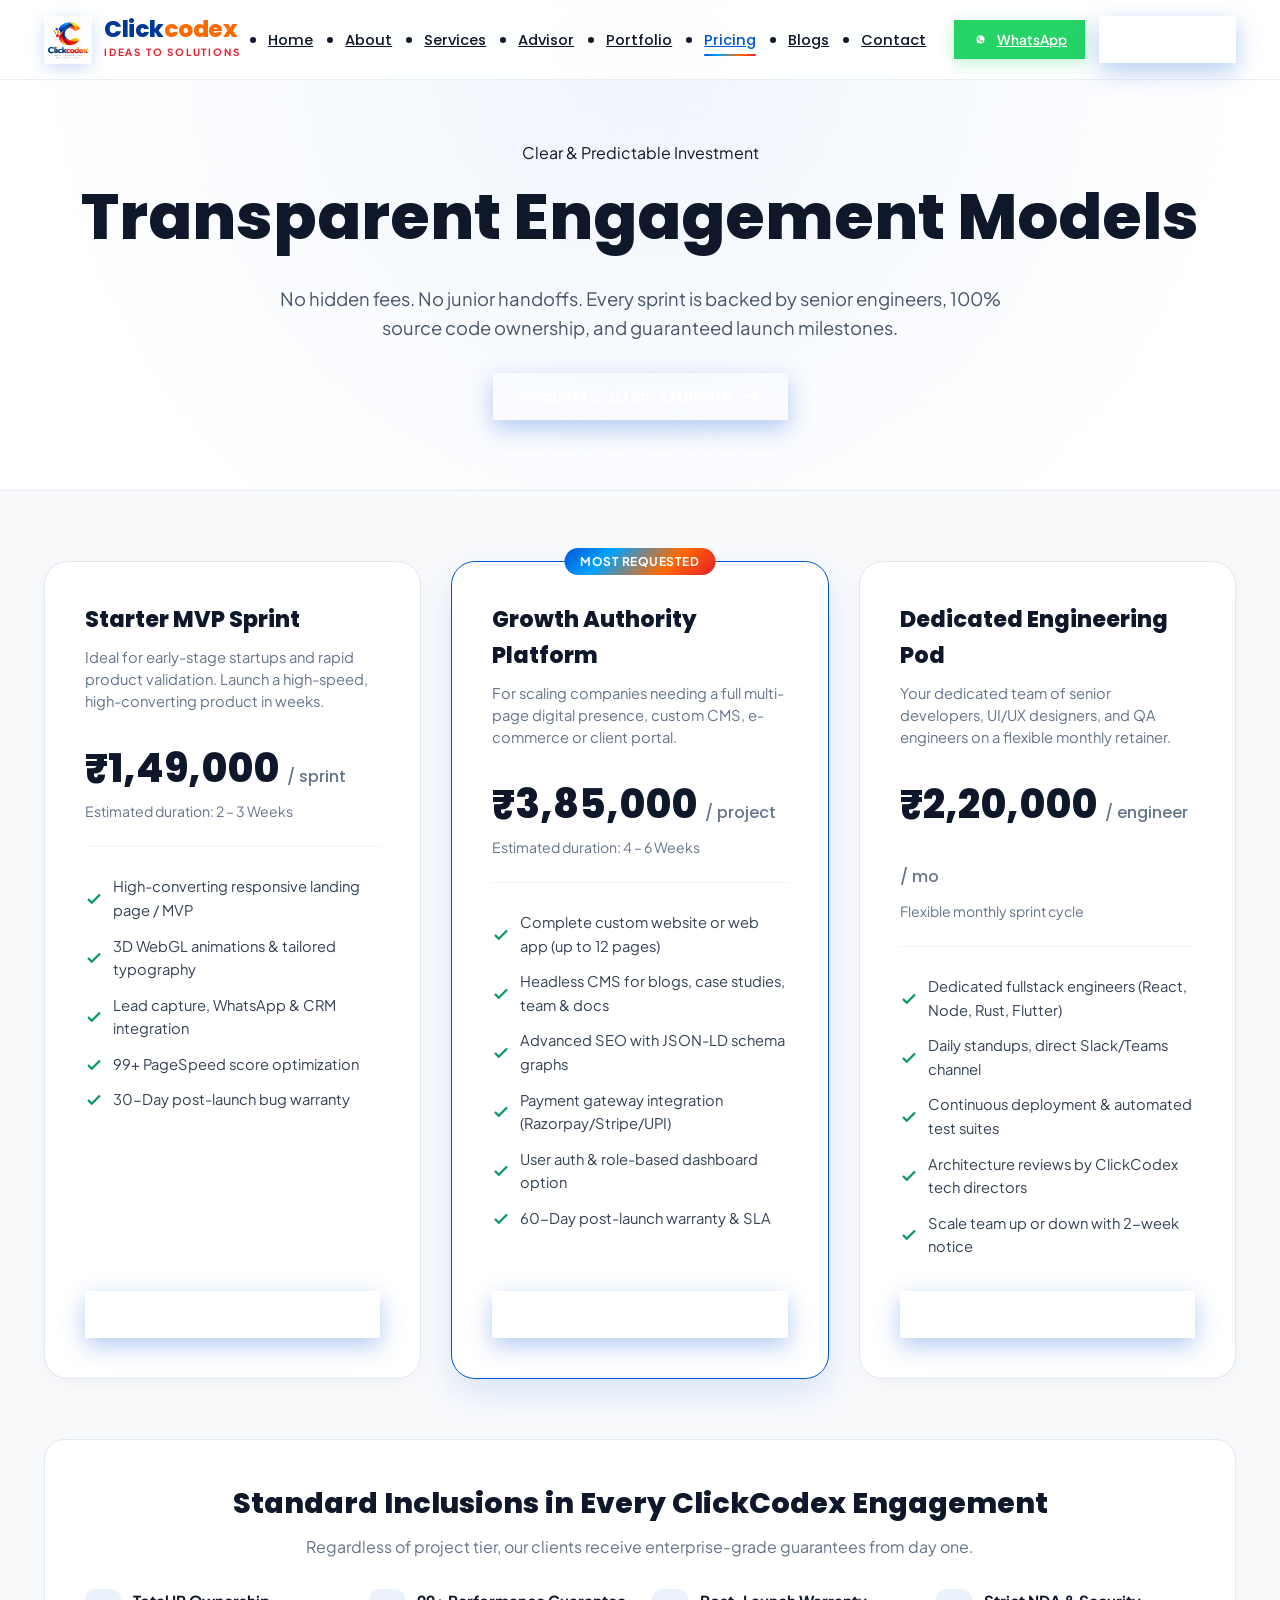
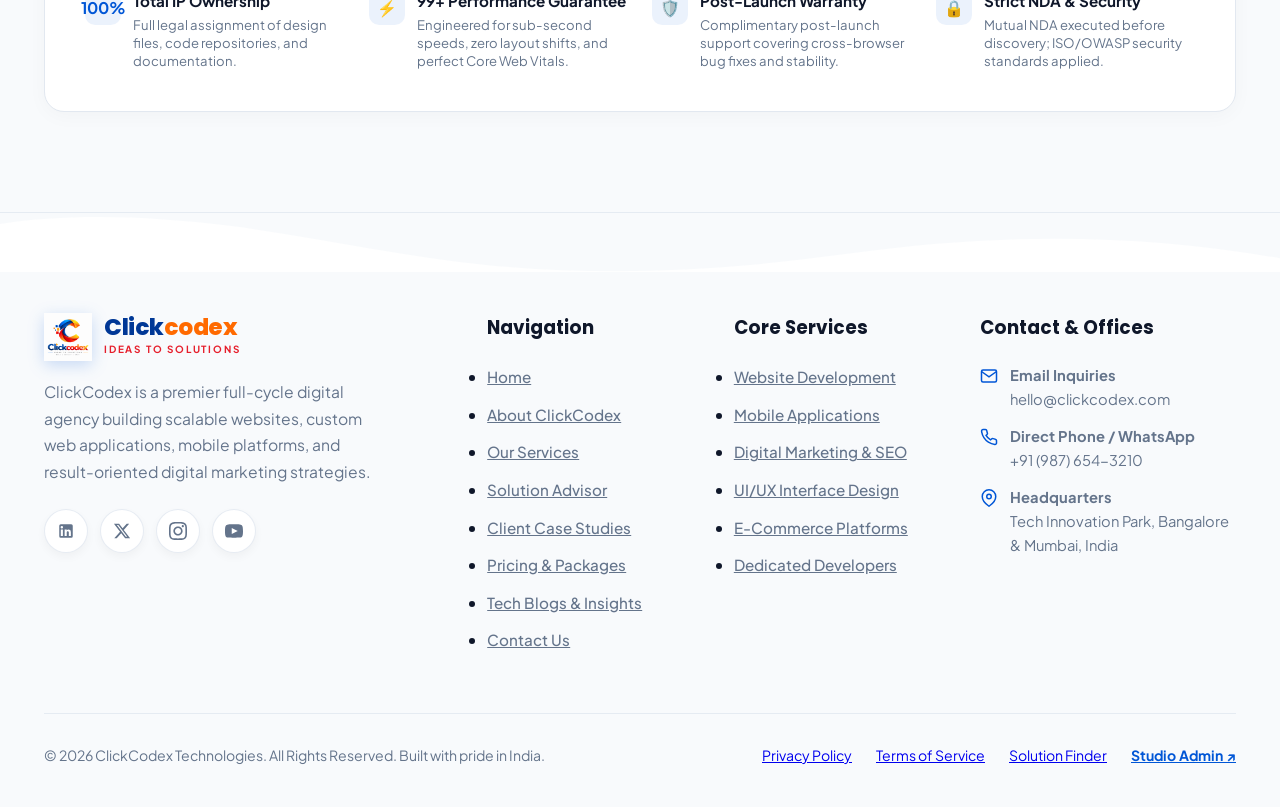
<file: storage/Frontend/pricing.html>
<!DOCTYPE html>
<html lang="en">
<head>
  <meta charset="UTF-8" />
  <meta name="viewport" content="width=device-width, initial-scale=1.0" />
  
  <title>Pricing & Engagement Models | Transparent Engineering Investment - ClickCodex</title>
  <meta name="description" content="Transparent, predictable pricing and engagement models for custom web platforms, mobile apps, and dedicated engineering pods. View sprint tiers and deliverables." />
  <meta name="keywords" content="ClickCodex pricing, software development costs, dedicated engineering pod rate, custom website pricing India, hire developers cost" />
  <link rel="canonical" href="https://clickcodex.com/pricing.html" />
  <meta name="theme-color" content="#0056d6" />

  <!-- Open Graph -->
  <meta property="og:type" content="website" />
  <meta property="og:site_name" content="ClickCodex Technologies" />
  <meta property="og:url" content="https://clickcodex.com/pricing.html" />
  <meta property="og:title" content="Pricing & Engagement Models | ClickCodex" />
  <meta property="og:description" content="Transparent engineering investment tiers with 100% source code ownership and guaranteed SLAs." />
  <meta property="og:image" content="https://clickcodex.com/logo.png" />

  <!-- Google Fonts -->
  <link rel="preconnect" href="https://fonts.googleapis.com" />
  <link rel="preconnect" href="https://fonts.gstatic.com" crossorigin />
  <link href="https://fonts.googleapis.com/css2?family=Plus+Jakarta+Sans:wght@300;400;500;600;700;800&family=Poppins:wght@400;500;600;700;800;900&display=swap" rel="stylesheet" />

  <style>
    *, *::before, *::after { box-sizing: border-box; margin: 0; padding: 0; }
    html { scroll-behavior: smooth; font-size: 16px; }
    body { font-family: var(--font-body); background-color: #ffffff; color: #0f172a; line-height: 1.6; overflow-x: hidden; position: relative; -webkit-font-smoothing: antialiased; }
    .container { width: 100%; max-width: 1240px; margin: 0 auto; padding: 0 24px; position: relative; z-index: 2; }
    
    .btn-primary {
      display: inline-flex; align-items: center; justify-content: center; gap: 10px;
      padding: 14px 28px; border-radius: 9999px; background: var(--gradient-logo-ribbon);
      color: #ffffff; font-family: var(--font-display); font-size: 0.95rem; font-weight: 600;
      border: none; cursor: pointer; text-decoration: none; transition: all 0.3s cubic-bezier(0.16, 1, 0.3, 1);
      box-shadow: 0 10px 25px -5px rgba(0, 86, 214, 0.35);
    }
    .btn-primary:hover { transform: translateY(-2px); box-shadow: 0 15px 35px -5px rgba(230, 30, 43, 0.4); }

    .pricing-hero {
      padding-top: calc(var(--nav-height) + 60px);
      padding-bottom: 70px;
      background: radial-gradient(circle at 50% 10%, rgba(0, 86, 214, 0.06) 0%, #ffffff 80%), #ffffff;
      text-align: center;
      border-bottom: 1px solid rgba(226, 232, 240, 0.8);
    }
    .pricing-hero h1 { font-family: var(--font-display); font-size: clamp(2.4rem, 5vw, 4rem); font-weight: 800; color: #0f172a; margin-bottom: 16px; }
    .pricing-hero p { font-size: 1.15rem; color: #475569; max-width: 760px; margin: 0 auto 30px; }

    /* Pricing Tiers Grid */
    .pricing-section { padding: 70px 0 100px; background: #f8fafc; }
    .pricing-grid { display: grid; grid-template-columns: repeat(auto-fit, minmax(340px, 1fr)); gap: 30px; margin-bottom: 60px; }
    .pricing-card {
      background: #ffffff; border: 1px solid #e2e8f0; border-radius: 24px; padding: 40px;
      display: flex; flex-direction: column; justify-content: space-between;
      box-shadow: 0 4px 20px rgba(15, 23, 42, 0.04); transition: all 0.3s ease; position: relative;
    }
    .pricing-card:hover { transform: translateY(-6px); border-color: rgba(0, 86, 214, 0.3); box-shadow: 0 20px 40px -10px rgba(0, 86, 214, 0.12); }
    .pricing-card.popular { border-color: var(--brand-blue); box-shadow: 0 15px 35px rgba(0, 86, 214, 0.12); }
    .popular-pill {
      position: absolute; top: -14px; left: 50%; transform: translateX(-50%);
      background: var(--gradient-logo-ribbon); color: #ffffff; padding: 4px 16px; border-radius: 9999px;
      font-size: 0.75rem; font-weight: 700; text-transform: uppercase; letter-spacing: 0.5px;
    }
    .tier-name { font-family: var(--font-display); font-size: 1.4rem; font-weight: 800; color: #0f172a; margin-bottom: 8px; }
    .tier-desc { font-size: 0.92rem; color: #64748b; margin-bottom: 24px; line-height: 1.5; min-height: 44px; }
    .tier-price-box { margin-bottom: 28px; padding-bottom: 24px; border-bottom: 1px solid #f1f5f9; }
    .tier-price { font-family: var(--font-display); font-size: 2.5rem; font-weight: 800; color: #0f172a; }
    .tier-period { font-size: 0.88rem; color: #64748b; }
    .features-list { list-style: none; display: flex; flex-direction: column; gap: 12px; margin-bottom: 32px; flex-grow: 1; }
    .features-list li { font-size: 0.92rem; color: #334155; display: flex; align-items: center; gap: 10px; }
    .features-list li svg { width: 18px; height: 18px; color: #059669; flex-shrink: 0; }

    /* Guaranteed Inclusions Box */
    .inclusions-card {
      background: #ffffff; border: 1px solid #e2e8f0; border-radius: 20px; padding: 40px;
      box-shadow: 0 4px 20px rgba(0, 0, 0, 0.03); text-align: center;
    }
    .inclusions-grid { display: grid; grid-template-columns: repeat(auto-fit, minmax(220px, 1fr)); gap: 24px; margin-top: 30px; text-align: left; }
    .inc-item { display: flex; gap: 12px; }
    .inc-icon { width: 36px; height: 36px; border-radius: 10px; background: rgba(0, 86, 214, 0.08); display: flex; align-items: center; justify-content: center; color: var(--brand-blue); font-weight: bold; flex-shrink: 0; }
    .inc-title { font-size: 0.95rem; font-weight: 700; color: #0f172a; margin-bottom: 2px; }
    .inc-desc { font-size: 0.82rem; color: #64748b; line-height: 1.4; }

    
/* ==========================================================================
   CLICKCODEX UNIFIED HEADER, FOOTER, MODAL & RESPONSIVE CSS
   Extracted directly from index.html design system
   ========================================================================== */

/* Brand & Color Variables Fallback if not already in :root */
:root {
  --brand-blue: #0056d6;
  --brand-blue-deep: #003896;
  --brand-cyan: #00a2ff;
  --brand-red: #e61e2b;
  --brand-crimson: #c7121e;
  --brand-orange: #ff6a00;
  --brand-amber: #ffb300;
  --brand-yellow: #ffd200;
  --gradient-logo-ribbon: linear-gradient(135deg, #0056d6 0%, #00a2ff 28%, #ff6a00 68%, #e61e2b 100%);
  --gradient-warm: linear-gradient(135deg, #e61e2b 0%, #ff6a00 52%, #ffb300 100%);
  --bg-surface-light: #f8fafc;
  --text-dark: #0f172a;
  --text-muted: #64748b;
  --text-white: #ffffff;
  --border-light: rgba(226, 232, 240, 0.8);
  --font-display: 'Poppins', -apple-system, BlinkMacSystemFont, sans-serif;
  --font-body: 'Plus Jakarta Sans', -apple-system, BlinkMacSystemFont, sans-serif;
  --nav-height: 80px;
}

    /* ==========================================================================
       3. NAVIGATION BAR (STICKY & GLASSMORPHIC)
       ========================================================================== */
    .site-nav {
      position: fixed;
      top: 0;
      left: 0;
      width: 100%;
      height: var(--nav-height);
      background: rgba(255, 255, 255, 0.9);
      backdrop-filter: blur(16px);
      -webkit-backdrop-filter: blur(16px);
      border-bottom: 1px solid rgba(226, 232, 240, 0.7);
      z-index: 1000;
      transition: all 0.3s ease;
    }

    .site-nav.scrolled {
      background: rgba(255, 255, 255, 0.97);
      box-shadow: 0 10px 30px rgba(0, 0, 0, 0.06);
      height: 72px;
    }

    .nav-container {
      display: flex;
      align-items: center;
      justify-content: space-between;
      height: 100%;
    }

    .brand-logo-wrap {
      display: flex;
      align-items: center;
      gap: 12px;
      text-decoration: none;
    }

    .brand-logo-img {
      height: 48px;
      width: auto;
      object-fit: contain;
      filter: drop-shadow(0 4px 8px rgba(0, 86, 214, 0.2));
      transition: transform 0.3s ease;
    }

    .brand-logo-wrap:hover .brand-logo-img {
      transform: scale(1.05) rotate(-3deg);
    }

    .brand-name-group {
      display: flex;
      flex-direction: column;
    }

    .brand-title {
      font-family: var(--font-display);
      font-size: 1.45rem;
      font-weight: 800;
      letter-spacing: -0.5px;
      line-height: 1;
      color: var(--brand-blue-deep);
    }

    .brand-title span {
      color: var(--brand-orange);
    }

    .brand-subtext {
      font-size: 0.62rem;
      font-weight: 700;
      letter-spacing: 1.8px;
      color: var(--brand-red);
      text-transform: uppercase;
      margin-top: 3px;
    }

    .nav-menu {
      display: flex;
      align-items: center;
      gap: 32px;
    }

    .nav-link {
      font-family: var(--font-display);
      font-size: 0.92rem;
      font-weight: 500;
      color: var(--text-dark);
      position: relative;
      padding: 6px 0;
      transition: color 0.25s ease;
    }

    .nav-link::after {
      content: '';
      position: absolute;
      bottom: 0;
      left: 0;
      width: 0;
      height: 2.5px;
      border-radius: 4px;
      background: var(--gradient-logo-ribbon);
      transition: width 0.3s cubic-bezier(0.23, 1, 0.32, 1);
    }

    .nav-link:hover, .nav-link.active {
      color: var(--brand-blue);
    }

    .nav-link:hover::after, .nav-link.active::after {
      width: 100%;
    }

    .nav-actions {
      display: flex;
      align-items: center;
      gap: 14px;
    }

    /* WhatsApp Quick Button (Highly converts Indian & Global clients) */
    .whatsapp-btn {
      display: inline-flex;
      align-items: center;
      gap: 8px;
      padding: 9px 18px;
      border-radius: var(--radius-full);
      background: #25d366;
      color: #ffffff;
      font-size: 0.85rem;
      font-weight: 600;
      box-shadow: 0 4px 15px rgba(37, 211, 102, 0.3);
      transition: all 0.3s ease;
    }

    .whatsapp-btn:hover {
      background: #20ba59;
      transform: translateY(-2px);
      box-shadow: 0 6px 20px rgba(37, 211, 102, 0.4);
    }

    .whatsapp-btn svg {
      width: 17px;
      height: 17px;
      fill: currentColor;
    }

    /* Primary CTA Button */
    .btn-primary {
      display: inline-flex;
      align-items: center;
      justify-content: center;
      gap: 10px;
      padding: 12px 28px;
      border-radius: var(--radius-full);
      background: var(--gradient-blue-cyan);
      color: #ffffff;
      font-family: var(--font-display);
      font-size: 0.94rem;
      font-weight: 600;
      box-shadow: 0 8px 24px rgba(0, 86, 214, 0.3);
      transition: all 0.3s cubic-bezier(0.23, 1, 0.32, 1);
      position: relative;
      overflow: hidden;
    }

    .btn-primary::before {
      content: '';
      position: absolute;
      top: 0;
      left: -100%;
      width: 100%;
      height: 100%;
      background: linear-gradient(90deg, transparent, rgba(255,255,255,0.3), transparent);
      transition: left 0.6s ease;
    }

    .btn-primary:hover {
      transform: translateY(-2.5px);
      box-shadow: 0 12px 30px rgba(0, 86, 214, 0.42);
    }

    .btn-primary:hover::before {
      left: 100%;
    }

    .btn-warm {
      background: var(--gradient-warm);
      box-shadow: 0 8px 24px rgba(255, 106, 0, 0.32);
    }

    .btn-warm:hover {
      box-shadow: 0 12px 30px rgba(255, 106, 0, 0.45);
    }

    .btn-outline {
      display: inline-flex;
      align-items: center;
      justify-content: center;
      gap: 10px;
      padding: 11px 26px;
      border-radius: var(--radius-full);
      border: 2px solid var(--brand-blue);
      color: var(--brand-blue);
      font-family: var(--font-display);
      font-size: 0.94rem;
      font-weight: 600;
      background: transparent;
      transition: all 0.3s ease;
    }

    .btn-outline:hover {
      background: var(--brand-blue);
      color: #ffffff;
      transform: translateY(-2px);
      box-shadow: 0 8px 20px rgba(0, 86, 214, 0.25);
    }

    /* Mobile Hamburger Menu Toggle */
    .mobile-menu-toggle {
      display: none;
      width: 42px;
      height: 42px;
      border-radius: 10px;
      background: var(--bg-surface-light);
      border: 1px solid var(--border-light);
      align-items: center;
      justify-content: center;
      flex-direction: column;
      gap: 5px;
    }

    .mobile-menu-toggle span {
      display: block;
      width: 22px;
      height: 2px;
      background: var(--text-dark);
      border-radius: 2px;
      transition: all 0.3s ease;
    }

    /* Mobile Drawer */
    .mobile-drawer {
      position: fixed;
      top: var(--nav-height);
      left: 0;
      width: 100%;
      height: calc(100vh - var(--nav-height));
      background: rgba(255, 255, 255, 0.98);
      backdrop-filter: blur(20px);
      padding: 30px 24px;
      display: flex;
      flex-direction: column;
      gap: 20px;
      transform: translateX(-100%);
      transition: transform 0.4s cubic-bezier(0.23, 1, 0.32, 1);
      z-index: 999;
      overflow-y: auto;
    }

    .mobile-drawer.open {
      transform: translateX(0);
    }

    .mobile-drawer .nav-link {
      font-size: 1.25rem;
      padding: 12px 0;
      border-bottom: 1px solid var(--border-light);
    }


    /* ==========================================================================
       12. CREATIVE FOOTER WITH ORGANIC WAVE SEPARATOR (FROM TEST9.HTML)
       ========================================================================== */
    .site-footer {
      position: relative;
      background: var(--bg-surface-light);
      padding-top: 100px;
      padding-bottom: 40px;
      border-top: 1px solid var(--border-light);
    }

    .footer-wave-top {
      position: absolute;
      top: -1px;
      left: 0;
      width: 100%;
      overflow: hidden;
      line-height: 0;
      transform: rotate(180deg);
    }

    .footer-wave-top svg {
      position: relative;
      display: block;
      width: calc(100% + 1.3px);
      height: 60px;
    }

    .footer-wave-top .shape-fill {
      fill: #ffffff;
    }

    .footer-grid {
      display: grid;
      grid-template-columns: 2fr 1fr 1fr 1.3fr;
      gap: 50px;
      margin-bottom: 60px;
    }

    .footer-brand-col p {
      font-size: 0.98rem;
      color: var(--text-muted);
      line-height: 1.7;
      margin: 18px 0 24px;
      max-width: 340px;
    }

    .footer-col-title {
      font-family: var(--font-display);
      font-size: 1.15rem;
      font-weight: 700;
      color: var(--text-dark);
      margin-bottom: 22px;
      position: relative;
    }

    .footer-links-menu {
      display: flex;
      flex-direction: column;
      gap: 12px;
    }

    .footer-links-menu a {
      font-size: 0.95rem;
      color: var(--text-muted);
      font-weight: 500;
      display: inline-flex;
      align-items: center;
      gap: 6px;
      transition: color 0.25s ease, transform 0.25s ease;
    }

    .footer-links-menu a:hover {
      color: var(--brand-blue);
      transform: translateX(4px);
    }

    .contact-info-list {
      display: flex;
      flex-direction: column;
      gap: 14px;
    }

    .contact-info-item {
      display: flex;
      align-items: flex-start;
      gap: 12px;
      font-size: 0.92rem;
      color: var(--text-muted);
    }

    .contact-info-item svg {
      width: 18px;
      height: 18px;
      color: var(--brand-blue);
      flex-shrink: 0;
      margin-top: 3px;
    }

    .social-media-pills {
      display: flex;
      gap: 12px;
      margin-top: 15px;
    }

    .social-pill {
      width: 44px;
      height: 44px;
      border-radius: 50%;
      background: #ffffff;
      border: 1px solid var(--border-light);
      display: flex;
      align-items: center;
      justify-content: center;
      color: var(--text-muted);
      box-shadow: 0 4px 10px rgba(0, 0, 0, 0.04);
      position: relative;
      overflow: hidden;
      transition: all 0.3s ease;
    }

    .social-pill::before {
      content: '';
      position: absolute;
      top: 0;
      left: -100%;
      width: 100%;
      height: 100%;
      background: var(--gradient-blue-cyan);
      transition: left 0.35s cubic-bezier(0.23, 1, 0.32, 1);
      z-index: 1;
    }

    .social-pill svg {
      width: 18px;
      height: 18px;
      position: relative;
      z-index: 2;
      transition: color 0.3s ease, fill 0.3s ease;
    }

    .social-pill:hover {
      color: #ffffff;
      border-color: transparent;
      transform: translateY(-3px);
    }

    .social-pill:hover::before {
      left: 0;
    }

    .social-pill:hover svg {
      color: #ffffff;
      fill: #ffffff;
    }

    .footer-bottom-bar {
      padding-top: 30px;
      border-top: 1px solid var(--border-light);
      display: flex;
      align-items: center;
      justify-content: space-between;
      flex-wrap: wrap;
      gap: 20px;
      font-size: 0.88rem;
      color: var(--text-muted);
    }

    .footer-bottom-links {
      display: flex;
      gap: 24px;
    }

    .footer-bottom-links a:hover {
      color: var(--brand-blue);
    }

    /* Ambient Cursor Spotlight (from test9.html) */
    .cursor-spotlight-orb {
      position: fixed;
      width: 380px;
      height: 380px;
      background: radial-gradient(circle, rgba(0, 86, 214, 0.12) 0%, rgba(255, 106, 0, 0.05) 40%, transparent 70%);
      border-radius: 50%;
      pointer-events: none;
      z-index: 9999;
      transform: translate(-50%, -50%);
      opacity: 0;
      transition: opacity 0.4s ease;
    }

    /* Floating Back to Top Button */
    .back-to-top-btn {
      position: fixed;
      bottom: 30px;
      right: 30px;
      width: 50px;
      height: 50px;
      border-radius: 50%;
      background: var(--gradient-blue-cyan);
      color: #ffffff;
      display: flex;
      align-items: center;
      justify-content: center;
      box-shadow: 0 8px 25px rgba(0, 86, 214, 0.35);
      z-index: 900;
      opacity: 0;
      visibility: hidden;
      transform: translateY(20px);
      transition: all 0.4s cubic-bezier(0.23, 1, 0.32, 1);
    }

    .back-to-top-btn.visible {
      opacity: 1;
      visibility: visible;
      transform: translateY(0);
    }

    .back-to-top-btn:hover {
      transform: translateY(-4px) scale(1.05);
      box-shadow: 0 12px 30px rgba(0, 86, 214, 0.5);
    }


    /* ==========================================================================
       13. MODAL (INSTANT QUOTE / CONSULTATION POPUP)
       ========================================================================== */
    .modal-backdrop {
      position: fixed;
      inset: 0;
      background: rgba(10, 14, 26, 0.7);
      backdrop-filter: blur(10px);
      z-index: 2000;
      display: flex;
      align-items: center;
      justify-content: center;
      padding: 20px;
      opacity: 0;
      visibility: hidden;
      transition: opacity 0.3s ease, visibility 0.3s ease;
    }

    .modal-backdrop.open {
      opacity: 1;
      visibility: visible;
    }

    .modal-dialog {
      background: #ffffff;
      border-radius: var(--radius-lg);
      width: 100%;
      max-width: 580px;
      padding: 40px;
      box-shadow: var(--shadow-3d);
      position: relative;
      transform: scale(0.9) translateY(20px);
      transition: transform 0.35s cubic-bezier(0.23, 1, 0.32, 1);
    }

    .modal-backdrop.open .modal-dialog {
      transform: scale(1) translateY(0);
    }

    .modal-close-btn {
      position: absolute;
      top: 20px;
      right: 20px;
      width: 36px;
      height: 36px;
      border-radius: 50%;
      background: var(--bg-surface-light);
      display: flex;
      align-items: center;
      justify-content: center;
      color: var(--text-dark);
      font-size: 1.2rem;
      transition: all 0.2s ease;
    }

    .modal-close-btn:hover {
      background: var(--brand-red);
      color: #ffffff;
    }

    .modal-header {
      margin-bottom: 25px;
    }

    .modal-header h3 {
      font-family: var(--font-display);
      font-size: 1.7rem;
      font-weight: 800;
      color: var(--text-dark);
      margin-bottom: 6px;
    }

    .modal-header p {
      font-size: 0.95rem;
      color: var(--text-muted);
    }

    .form-group {
      margin-bottom: 18px;
    }

    .form-group label {
      display: block;
      font-family: var(--font-display);
      font-size: 0.88rem;
      font-weight: 600;
      color: var(--text-dark);
      margin-bottom: 6px;
    }

    .form-control {
      width: 100%;
      padding: 12px 16px;
      border-radius: var(--radius-sm);
      border: 1px solid var(--border-light);
      font-family: inherit;
      font-size: 0.95rem;
      color: var(--text-dark);
      background: var(--bg-surface-light);
      transition: border-color 0.25s ease, box-shadow 0.25s ease;
    }

    .form-control:focus {
      outline: none;
      border-color: var(--brand-blue);
      box-shadow: 0 0 0 3px rgba(0, 86, 214, 0.15);
      background: #ffffff;
    }

    textarea.form-control {
      resize: vertical;
      min-height: 100px;
    }

    .form-submit-btn {
      width: 100%;
      padding: 14px;
      border-radius: var(--radius-full);
      background: var(--gradient-logo-ribbon);
      color: #ffffff;
      font-family: var(--font-display);
      font-size: 1.05rem;
      font-weight: 700;
      cursor: pointer;
      box-shadow: 0 8px 25px rgba(0, 86, 214, 0.3);
      transition: all 0.3s ease;
      margin-top: 10px;
    }

    .form-submit-btn:hover {
      transform: translateY(-2px);
      box-shadow: 0 12px 30px rgba(0, 86, 214, 0.45);
    }


/* Additional Responsive Tweaks for Navigation & Footer */
@media (max-width: 992px) {
  .site-nav .nav-menu {
    display: none !important;
  }
  .desktop-btn {
    display: none !important;
  }
  .mobile-menu-toggle {
    display: flex !important;
  }
  .footer-grid {
    grid-template-columns: 1fr 1fr !important;
    gap: 36px !important;
  }
}

@media (max-width: 640px) {
  .footer-grid {
    grid-template-columns: 1fr !important;
    gap: 30px !important;
  }
  .footer-bottom-bar {
    flex-direction: column !important;
    gap: 16px !important;
    text-align: center !important;
  }
  .footer-bottom-links {
    justify-content: center !important;
  }
}

  </style>
</head>
<body>

  <!-- ==========================================================================
       1. NAVIGATION BAR (STICKY & GLASSMORPHIC)
       ========================================================================== -->
    <!-- ==========================================================================
       1. NAVIGATION BAR (STICKY & GLASSMORPHIC)
       ========================================================================== -->
  <nav class="site-nav" id="siteNav">
    <div class="container nav-container">
      <!-- ClickCodex Logo with local logo.png -->
      <a href="index.html" class="brand-logo-wrap" aria-label="ClickCodex Home">
        <img src="logo.png" alt="ClickCodex Logo" class="brand-logo-img" />
        <div class="brand-name-group">
          <span class="brand-title">Click<span>codex</span></span>
          <span class="brand-subtext">Ideas To Solutions</span>
        </div>
      </a>

      <!-- Desktop Navigation Links -->
      <ul class="nav-menu">
        <li><a href="index.html" class="nav-link ">Home</a></li>
        <li><a href="aboutus.html" class="nav-link ">About</a></li>
        <li><a href="services.html" class="nav-link ">Services</a></li>
        <li><a href="service-finder.html" class="nav-link ">Advisor</a></li>
        <li><a href="portfolio.html" class="nav-link ">Portfolio</a></li>
        <li><a href="pricing.html" class="nav-link active">Pricing</a></li>
        <li><a href="blogs.html" class="nav-link ">Blogs</a></li>
        <li><a href="contactus.html" class="nav-link ">Contact</a></li>
      </ul>

      <!-- Action Buttons -->
      <div class="nav-actions">
        <!-- WhatsApp Quick Chat -->
        <a href="https://wa.me/919876543210?text=Hi%20ClickCodex,%20I%20would%20like%20to%20inquire%20about%20a%20project" 
           target="_blank" rel="noopener noreferrer" class="whatsapp-btn" title="Quick Chat on WhatsApp">
          <svg viewBox="0 0 24 24">
            <path d="M12.031 6.172c-3.181 0-5.767 2.586-5.768 5.766-.001 1.298.38 2.27 1.019 3.287l-.582 2.128 2.182-.573c.978.58 1.911.928 3.145.929 3.178 0 5.767-2.587 5.768-5.766.001-3.187-2.575-5.77-5.764-5.771zm3.392 8.244c-.144.405-.837.774-1.17.824-.312.045-.698.077-1.118-.057-.26-.084-.589-.201-.989-.374-1.745-.758-2.887-2.531-2.975-2.648-.088-.116-.71-0.947-.71-1.807 0-.859.45-1.282.61-1.458.16-.176.35-.22.47-.22.12 0 .24.002.34.007.11.005.26-.042.41.319.15.362.51 1.242.55 1.33.04.088.07.191.01.308-.06.117-.09.19-.18.293-.09.103-.19.23-.27.309-.09.088-.19.183-.08.371.11.188.48.793 1.03 1.283.71.633 1.31.829 1.49.919.18.09.29.076.4-.047.11-.123.47-.549.6-.738.13-.189.26-.158.44-.092.18.066 1.14.537 1.34.636.2.099.33.147.38.232.05.085.05.495-.09.9z"/>
          </svg>
          <span>WhatsApp</span>
        </a>

        <!-- Talk to Us CTA -->
        <button class="btn-primary desktop-btn" onclick="openConsultationModal()">Talk To Us</button>

        <!-- Mobile Menu Toggle Button -->
        <button class="mobile-menu-toggle" id="mobileToggle" aria-label="Toggle Navigation">
          <span></span>
          <span></span>
          <span></span>
        </button>
      </div>
    </div>
  </nav>

  <!-- Mobile Drawer Menu -->
  <div class="mobile-drawer" id="mobileDrawer">
    <a href="index.html" class="nav-link " onclick="closeMobileDrawer()">Home</a>
    <a href="aboutus.html" class="nav-link " onclick="closeMobileDrawer()">About ClickCodex</a>
    <a href="services.html" class="nav-link " onclick="closeMobileDrawer()">Our Services</a>
    <a href="service-finder.html" class="nav-link " onclick="closeMobileDrawer()">Solution Advisor</a>
    <a href="portfolio.html" class="nav-link " onclick="closeMobileDrawer()">Portfolio & Results</a>
    <a href="pricing.html" class="nav-link active" onclick="closeMobileDrawer()">Pricing & Models</a>
    <a href="blogs.html" class="nav-link " onclick="closeMobileDrawer()">Blogs & Insights</a>
    <a href="contactus.html" class="nav-link " onclick="closeMobileDrawer()">Contact & Inquiries</a>
    <button class="btn-primary" style="width: 100%; margin-top: 15px;" onclick="closeMobileDrawer(); openConsultationModal();">Book Free Consultation</button>
  </div>

  <main>
    <section class="pricing-hero">
      <div class="container">
        <span class="preview-badge" style="margin-bottom: 16px;">
          <span class="preview-pulse"></span>
          <span>Clear & Predictable Investment</span>
        </span>
        <h1>Transparent <span class="gradient-text">Engagement Models</span></h1>
        <p>No hidden fees. No junior handoffs. Every sprint is backed by senior engineers, 100% source code ownership, and guaranteed launch milestones.</p>
        <button class="btn-primary" onclick="openConsultationModal('Custom Scope Quote')">
          <span>Request Custom Estimate</span>
          <svg width="18" height="18" viewBox="0 0 24 24" fill="none" stroke="currentColor" stroke-width="2.5"><line x1="5" y1="12" x2="19" y2="12"></line><polyline points="12 5 19 12 12 19"></polyline></svg>
        </button>
      </div>
    </section>

    <section class="pricing-section">
      <div class="container">
        <div class="pricing-grid">
          
          <!-- Tier 1 -->
          <div class="pricing-card">
            <div>
              <h3 class="tier-name">Starter MVP Sprint</h3>
              <p class="tier-desc">Ideal for early-stage startups and rapid product validation. Launch a high-speed, high-converting product in weeks.</p>
              <div class="tier-price-box">
                <div class="tier-price">₹1,49,000 <span style="font-size: 1rem; font-weight: 500; color: #64748b;">/ sprint</span></div>
                <div class="tier-period">Estimated duration: 2 – 3 Weeks</div>
              </div>
              <ul class="features-list">
                <li><svg viewBox="0 0 24 24" fill="none" stroke="currentColor" stroke-width="3"><polyline points="20 6 9 17 4 12"></polyline></svg> High-converting responsive landing page / MVP</li>
                <li><svg viewBox="0 0 24 24" fill="none" stroke="currentColor" stroke-width="3"><polyline points="20 6 9 17 4 12"></polyline></svg> 3D WebGL animations & tailored typography</li>
                <li><svg viewBox="0 0 24 24" fill="none" stroke="currentColor" stroke-width="3"><polyline points="20 6 9 17 4 12"></polyline></svg> Lead capture, WhatsApp & CRM integration</li>
                <li><svg viewBox="0 0 24 24" fill="none" stroke="currentColor" stroke-width="3"><polyline points="20 6 9 17 4 12"></polyline></svg> 99+ PageSpeed score optimization</li>
                <li><svg viewBox="0 0 24 24" fill="none" stroke="currentColor" stroke-width="3"><polyline points="20 6 9 17 4 12"></polyline></svg> 30-Day post-launch bug warranty</li>
              </ul>
            </div>
            <button class="btn-primary" style="width: 100%;" onclick="openConsultationModal('Starter MVP Sprint')">Book Starter Sprint</button>
          </div>

          <!-- Tier 2 -->
          <div class="pricing-card popular">
            <span class="popular-pill">Most Requested</span>
            <div>
              <h3 class="tier-name">Growth Authority Platform</h3>
              <p class="tier-desc">For scaling companies needing a full multi-page digital presence, custom CMS, e-commerce or client portal.</p>
              <div class="tier-price-box">
                <div class="tier-price">₹3,85,000 <span style="font-size: 1rem; font-weight: 500; color: #64748b;">/ project</span></div>
                <div class="tier-period">Estimated duration: 4 – 6 Weeks</div>
              </div>
              <ul class="features-list">
                <li><svg viewBox="0 0 24 24" fill="none" stroke="currentColor" stroke-width="3"><polyline points="20 6 9 17 4 12"></polyline></svg> Complete custom website or web app (up to 12 pages)</li>
                <li><svg viewBox="0 0 24 24" fill="none" stroke="currentColor" stroke-width="3"><polyline points="20 6 9 17 4 12"></polyline></svg> Headless CMS for blogs, case studies, team & docs</li>
                <li><svg viewBox="0 0 24 24" fill="none" stroke="currentColor" stroke-width="3"><polyline points="20 6 9 17 4 12"></polyline></svg> Advanced SEO with JSON-LD schema graphs</li>
                <li><svg viewBox="0 0 24 24" fill="none" stroke="currentColor" stroke-width="3"><polyline points="20 6 9 17 4 12"></polyline></svg> Payment gateway integration (Razorpay/Stripe/UPI)</li>
                <li><svg viewBox="0 0 24 24" fill="none" stroke="currentColor" stroke-width="3"><polyline points="20 6 9 17 4 12"></polyline></svg> User auth & role-based dashboard option</li>
                <li><svg viewBox="0 0 24 24" fill="none" stroke="currentColor" stroke-width="3"><polyline points="20 6 9 17 4 12"></polyline></svg> 60-Day post-launch warranty & SLA</li>
              </ul>
            </div>
            <button class="btn-primary" style="width: 100%;" onclick="openConsultationModal('Growth Authority Platform')">Select Growth Platform</button>
          </div>

          <!-- Tier 3 -->
          <div class="pricing-card">
            <div>
              <h3 class="tier-name">Dedicated Engineering Pod</h3>
              <p class="tier-desc">Your dedicated team of senior developers, UI/UX designers, and QA engineers on a flexible monthly retainer.</p>
              <div class="tier-price-box">
                <div class="tier-price">₹2,20,000 <span style="font-size: 1rem; font-weight: 500; color: #64748b;">/ engineer / mo</span></div>
                <div class="tier-period">Flexible monthly sprint cycle</div>
              </div>
              <ul class="features-list">
                <li><svg viewBox="0 0 24 24" fill="none" stroke="currentColor" stroke-width="3"><polyline points="20 6 9 17 4 12"></polyline></svg> Dedicated fullstack engineers (React, Node, Rust, Flutter)</li>
                <li><svg viewBox="0 0 24 24" fill="none" stroke="currentColor" stroke-width="3"><polyline points="20 6 9 17 4 12"></polyline></svg> Daily standups, direct Slack/Teams channel</li>
                <li><svg viewBox="0 0 24 24" fill="none" stroke="currentColor" stroke-width="3"><polyline points="20 6 9 17 4 12"></polyline></svg> Continuous deployment & automated test suites</li>
                <li><svg viewBox="0 0 24 24" fill="none" stroke="currentColor" stroke-width="3"><polyline points="20 6 9 17 4 12"></polyline></svg> Architecture reviews by ClickCodex tech directors</li>
                <li><svg viewBox="0 0 24 24" fill="none" stroke="currentColor" stroke-width="3"><polyline points="20 6 9 17 4 12"></polyline></svg> Scale team up or down with 2-week notice</li>
              </ul>
            </div>
            <button class="btn-primary" style="width: 100%;" onclick="openConsultationModal('Dedicated Engineering Pod')">Hire Engineering Pod</button>
          </div>

        </div>

        <!-- Guaranteed Inclusions -->
        <div class="inclusions-card">
          <h3 style="font-family: var(--font-display); font-size: 1.8rem; font-weight: 800; color: #0f172a; margin-bottom: 8px;">Standard Inclusions in Every ClickCodex Engagement</h3>
          <p style="color: #64748b; font-size: 1rem;">Regardless of project tier, our clients receive enterprise-grade guarantees from day one.</p>

          <div class="inclusions-grid">
            <div class="inc-item">
              <div class="inc-icon">100%</div>
              <div>
                <div class="inc-title">Total IP Ownership</div>
                <div class="inc-desc">Full legal assignment of design files, code repositories, and documentation.</div>
              </div>
            </div>

            <div class="inc-item">
              <div class="inc-icon">⚡</div>
              <div>
                <div class="inc-title">99+ Performance Guarantee</div>
                <div class="inc-desc">Engineered for sub-second speeds, zero layout shifts, and perfect Core Web Vitals.</div>
              </div>
            </div>

            <div class="inc-item">
              <div class="inc-icon">🛡️</div>
              <div>
                <div class="inc-title">Post-Launch Warranty</div>
                <div class="inc-desc">Complimentary post-launch support covering cross-browser bug fixes and stability.</div>
              </div>
            </div>

            <div class="inc-item">
              <div class="inc-icon">🔒</div>
              <div>
                <div class="inc-title">Strict NDA & Security</div>
                <div class="inc-desc">Mutual NDA executed before discovery; ISO/OWASP security standards applied.</div>
              </div>
            </div>
          </div>
        </div>

      </div>
    </section>
  </main>

  <!-- ==========================================================================
       FOOTER (CREATIVE ORGANIC WAVE SEPARATOR & UNIFIED 4-COL GRID)
       ========================================================================== -->
    <!-- ==========================================================================
       FOOTER (CREATIVE ORGANIC WAVE SEPARATOR & UNIFIED 4-COL GRID)
       ========================================================================== -->
  <footer class="site-footer" id="siteFooter">
    <div class="footer-wave-top">
      <svg data-name="Layer 1" xmlns="http://www.w3.org/2000/svg" viewBox="0 0 1200 120" preserveAspectRatio="none">
        <path d="M321.39,56.44c58-10.79,114.16-30.13,172-41.86,82.39-16.72,168.19-17.73,250.45-.39C823.78,31,906.67,72,985.66,92.83c70.05,18.48,146.53,26.09,214.34,3V0H0V27.35A600.21,600.21,0,0,0,321.39,56.44Z" class="shape-fill"></path>
      </svg>
    </div>

    <div class="container">
      <div class="footer-grid">
        <!-- Col 1: Brand Info -->
        <div class="footer-brand-col">
          <a href="index.html" class="brand-logo-wrap" aria-label="ClickCodex Home">
            <img src="logo.png" alt="ClickCodex Logo" class="brand-logo-img" />
            <div class="brand-name-group">
              <span class="brand-title">Click<span>codex</span></span>
              <span class="brand-subtext">Ideas To Solutions</span>
            </div>
          </a>
          <p>
            ClickCodex is a premier full-cycle digital agency building scalable websites, custom web applications, mobile platforms, and result-oriented digital marketing strategies.
          </p>
          <div class="social-media-pills">
            <a href="https://linkedin.com" target="_blank" rel="noopener noreferrer" class="social-pill" aria-label="LinkedIn">
              <svg viewBox="0 0 24 24" fill="currentColor"><path d="M19 3a2 2 0 0 1 2 2v14a2 2 0 0 1-2 2H5a2 2 0 0 1-2-2V5a2 2 0 0 1 2-2h14m-.5 15.5v-5.3a3.26 3.26 0 0 0-3.26-3.26c-.85 0-1.84.52-2.28 1.3v-1.11h-2.79v8.37h2.79v-4.93c0-.77.62-1.4 1.39-1.4a1.4 1.4 0 0 1 1.4 1.4v4.93h2.75M6.46 8.76a1.64 1.64 0 1 0 0-3.28 1.64 1.64 0 0 0 0 3.28m1.39 9.74v-8.37H5.07v8.37h2.78z"/></svg>
            </a>
            <a href="https://twitter.com" target="_blank" rel="noopener noreferrer" class="social-pill" aria-label="Twitter">
              <svg viewBox="0 0 24 24" fill="currentColor"><path d="M18.244 2.25h3.308l-7.227 8.26 8.502 11.24H16.17l-5.214-6.817L4.99 21.75H1.68l7.73-8.835L1.254 2.25H8.08l4.713 6.231zm-1.161 17.52h1.833L7.084 4.126H5.117z"/></svg>
            </a>
            <a href="https://instagram.com" target="_blank" rel="noopener noreferrer" class="social-pill" aria-label="Instagram">
              <svg viewBox="0 0 24 24" fill="currentColor"><path d="M12 2.163c3.204 0 3.584.012 4.85.07 3.252.148 4.771 1.691 4.919 4.919.058 1.265.069 1.645.069 4.85s-.011 3.584-.069 4.85c-.149 3.225-1.664 4.771-4.919 4.919-1.266.058-1.644.07-4.85.07s-3.584-.012-4.85-.07c-3.252-.148-4.771-1.691-4.919-4.919-.058-1.265-.07-1.645-.07-4.85s.012-3.584.07-4.85c.148-3.225 1.664-4.771 4.919-4.919 1.266-.057 1.645-.069 4.85-.069zm0-2.163c-3.259 0-3.667.014-4.947.072-4.358.2-6.78 2.618-6.98 6.98-.059 1.281-.073 1.689-.073 4.948s.014 3.667.072 4.947c.2 4.359 2.618 6.78 6.98 6.98 1.281.058 1.689.072 4.948.072s3.667-.014 4.947-.072c4.359-.2 6.78-2.618 6.98-6.98.058-1.281.072-1.689.072-4.948s-.014-3.667-.072-4.947c-.2-4.359-2.618-6.78-6.98-6.98-1.281-.059-1.689-.073-4.948-.073zm0 5.838c-3.403 0-6.162 2.759-6.162 6.162s2.759 6.162 6.162 6.162 6.162-2.759 6.162-6.162-2.759-6.162-6.162-6.162zm0 10.162c-2.209 0-4-1.79-4-4s1.791-4 4-4 4 1.79 4 4-1.791 4-4 4zm6.406-11.845c-.796 0-1.441.645-1.441 1.44s.645 1.44 1.441 1.44 1.441-.645 1.441-1.44-.645-1.44-1.441-1.44z"/></svg>
            </a>
            <a href="https://youtube.com" target="_blank" rel="noopener noreferrer" class="social-pill" aria-label="YouTube">
              <svg viewBox="0 0 24 24" fill="currentColor"><path d="M19.615 3.184c-3.604-.246-11.631-.245-15.23 0-3.897.266-4.356 2.62-4.385 8.816.029 6.185.484 8.549 4.385 8.816 3.6.245 11.626.246 15.23 0 3.897-.266 4.356-2.62 4.385-8.816-.029-6.185-.484-8.549-4.385-8.816zm-10.615 12.816v-8l8 3.993-8 4.007z"/></svg>
            </a>
          </div>
        </div>

        <!-- Col 2: Navigation Links -->
        <div>
          <h4 class="footer-col-title">Navigation</h4>
          <ul class="footer-links-menu">
            <li><a href="index.html">Home</a></li>
            <li><a href="aboutus.html">About ClickCodex</a></li>
            <li><a href="services.html">Our Services</a></li>
            <li><a href="service-finder.html">Solution Advisor</a></li>
            <li><a href="portfolio.html">Client Case Studies</a></li>
            <li><a href="pricing.html">Pricing & Packages</a></li>
            <li><a href="blogs.html">Tech Blogs & Insights</a></li>
            <li><a href="contactus.html">Contact Us</a></li>
          </ul>
        </div>

        <!-- Col 3: Core Services -->
        <div>
          <h4 class="footer-col-title">Core Services</h4>
          <ul class="footer-links-menu">
            <li><a href="services.html">Website Development</a></li>
            <li><a href="services.html">Mobile Applications</a></li>
            <li><a href="services.html">Digital Marketing & SEO</a></li>
            <li><a href="services.html">UI/UX Interface Design</a></li>
            <li><a href="services.html">E-Commerce Platforms</a></li>
            <li><a href="services.html">Dedicated Developers</a></li>
          </ul>
        </div>

        <!-- Col 4: Contact Info -->
        <div>
          <h4 class="footer-col-title">Contact & Offices</h4>
          <div class="contact-info-list">
            <div class="contact-info-item">
              <svg viewBox="0 0 24 24" fill="none" stroke="currentColor" stroke-width="2"><path d="M4 4h16c1.1 0 2 .9 2 2v12c0 1.1-.9 2-2 2H4c-1.1 0-2-.9-2-2V6c0-1.1.9-2 2-2z"></path><polyline points="22,6 12,13 2,6"></polyline></svg>
              <div>
                <strong>Email Inquiries</strong>
                <p>hello@clickcodex.com</p>
              </div>
            </div>

            <div class="contact-info-item">
              <svg viewBox="0 0 24 24" fill="none" stroke="currentColor" stroke-width="2"><path d="M22 16.92v3a2 2 0 0 1-2.18 2 19.79 19.79 0 0 1-8.63-3.07 19.5 19.5 0 0 1-6-6 19.79 19.79 0 0 1-3.07-8.67A2 2 0 0 1 4.11 2h3a2 2 0 0 1 2 1.72 12.84 12.84 0 0 0 .7 2.81 2 2 0 0 1-.45 2.11L8.09 9.91a16 16 0 0 0 6 6l1.27-1.27a2 2 0 0 1 2.11-.45 12.84 12.84 0 0 0 2.81.7A2 2 0 0 1 22 16.92z"></path></svg>
              <div>
                <strong>Direct Phone / WhatsApp</strong>
                <p>+91 (987) 654-3210</p>
              </div>
            </div>

            <div class="contact-info-item">
              <svg viewBox="0 0 24 24" fill="none" stroke="currentColor" stroke-width="2"><path d="M21 10c0 7-9 13-9 13s-9-6-9-13a9 9 0 0 1 18 0z"></path><circle cx="12" cy="10" r="3"></circle></svg>
              <div>
                <strong>Headquarters</strong>
                <p>Tech Innovation Park, Bangalore & Mumbai, India</p>
              </div>
            </div>
          </div>
        </div>
      </div>

      <!-- Bottom Bar -->
      <div class="footer-bottom-bar">
        <p>© 2026 ClickCodex Technologies. All Rights Reserved. Built with pride in India.</p>
        <div class="footer-bottom-links">
          <a href="privacy-policy.html">Privacy Policy</a>
          <a href="terms-of-service.html">Terms of Service</a>
          <a href="service-finder.html">Solution Finder</a>
          <a href="admin/index.html" style="color: var(--brand-blue); font-weight: 700;">Studio Admin ↗</a>
        </div>
      </div>
    </div>
  </footer>

  <!-- Floating Back to Top Button -->
  <button class="back-to-top-btn" id="backToTopBtn" aria-label="Back to top">
    <svg width="22" height="22" viewBox="0 0 24 24" fill="none" stroke="currentColor" stroke-width="2.5" stroke-linecap="round" stroke-linejoin="round">
      <line x1="12" y1="19" x2="12" y2="5"></line>
      <polyline points="5 12 12 5 19 12"></polyline>
    </svg>
  </button>

  <!-- ==========================================================================
       MODAL: INSTANT CONSULTATION / FREE STRATEGY CALL
       ========================================================================== -->
  <div class="modal-backdrop" id="consultationModal" onclick="handleBackdropClick(event)">
    <div class="modal-dialog">
      <button class="modal-close-btn" onclick="closeConsultationModal()" aria-label="Close modal">✕</button>
      <div class="modal-header">
        <span class="preview-badge" style="color: var(--brand-blue); background: rgba(0,86,214,0.08);">Get In Touch</span>
        <h3>Schedule a Free Strategy Call</h3>
        <p>Tell us about your project requirements and receive a comprehensive proposal within 24 hours.</p>
      </div>

      <form id="consultationForm" onsubmit="handleFormSubmit(event)">
        <div class="form-group">
          <label for="userName">Your Full Name *</label>
          <input type="text" id="userName" class="form-control" placeholder="e.g. Rahul Sharma" required />
        </div>

        <div style="display: grid; grid-template-columns: 1fr 1fr; gap: 14px;">
          <div class="form-group">
            <label for="userEmail">Business Email *</label>
            <input type="email" id="userEmail" class="form-control" placeholder="rahul@company.com" required />
          </div>
          <div class="form-group">
            <label for="userPhone">Phone / WhatsApp *</label>
            <input type="tel" id="userPhone" class="form-control" placeholder="+91 98765 43210" required />
          </div>
        </div>

        <div class="form-group">
          <label for="projectService">Interested Service *</label>
          <select id="projectService" class="form-control" required>
            <option value="Website Development">Website Creation & Web Apps</option>
            <option value="Mobile App Development">Mobile App Development (iOS/Android)</option>
            <option value="Digital Marketing">Digital Marketing & SEO Growth</option>
            <option value="UI/UX Design">UI/UX & Brand Design</option>
            <option value="E-Commerce Development">E-Commerce Development</option>
            <option value="Dedicated Developers">Hire Dedicated Team</option>
            <option value="Complete Overhaul">Full Digital Transformation</option>
          </select>
        </div>

        <div class="form-group">
          <label for="projectDetails">Project Overview / Goals</label>
          <textarea id="projectDetails" class="form-control" placeholder="Tell us briefly about your timeline, budget expectations, or existing website/app..."></textarea>
        </div>

        <button type="submit" class="form-submit-btn" id="submitBtn">
          <span>Submit Request & Get Quote</span>
        </button>
      </form>
    </div>
  </div>

  <script>
    document.addEventListener('DOMContentLoaded', () => {
      // 1. Sticky Navbar & Back to Top
      const siteNav = document.getElementById('siteNav');
      const backToTopBtn = document.getElementById('backToTopBtn');

      window.addEventListener('scroll', () => {
        const scrollPos = window.scrollY;
        if (siteNav) {
          if (scrollPos > 50) {
            siteNav.classList.add('scrolled');
          } else {
            siteNav.classList.remove('scrolled');
          }
        }
        if (backToTopBtn) {
          if (scrollPos > 350) {
            backToTopBtn.classList.add('visible');
          } else {
            backToTopBtn.classList.remove('visible');
          }
        }
      });

      if (backToTopBtn) {
        backToTopBtn.addEventListener('click', () => {
          window.scrollTo({ top: 0, behavior: 'smooth' });
        });
      }

      // 2. Mobile Menu Toggle
      const mobileToggle = document.getElementById('mobileToggle');
      const mobileDrawer = document.getElementById('mobileDrawer');

      if (mobileToggle && mobileDrawer) {
        mobileToggle.addEventListener('click', () => {
          mobileDrawer.classList.toggle('open');
        });
      }

      window.closeMobileDrawer = function() {
        if (mobileDrawer) mobileDrawer.classList.remove('open');
      };
    });

    // 3. Consultation Modal Functions
    window.openConsultationModal = function(serviceName = '') {
      const modal = document.getElementById('consultationModal');
      if (modal) {
        modal.classList.add('open');
        document.body.style.overflow = 'hidden';

        if (serviceName) {
          const select = document.getElementById('projectService');
          if (select) {
            for (let i = 0; i < select.options.length; i++) {
              if (select.options[i].text.toLowerCase().includes(serviceName.toLowerCase()) || 
                  select.options[i].value.toLowerCase().includes(serviceName.toLowerCase())) {
                select.selectedIndex = i;
                break;
              }
            }
          }
        }
      }
    };

    window.closeConsultationModal = function() {
      const modal = document.getElementById('consultationModal');
      if (modal) {
        modal.classList.remove('open');
        document.body.style.overflow = '';
      }
    };

    window.handleBackdropClick = function(event) {
      if (event.target.id === 'consultationModal') {
        closeConsultationModal();
      }
    };

    window.handleFormSubmit = function(event) {
      event.preventDefault();
      const submitBtn = document.getElementById('submitBtn');
      if (!submitBtn) return;
      const originalText = submitBtn.innerHTML;

      submitBtn.innerHTML = '<span>Sending Request...</span>';
      submitBtn.disabled = true;

      setTimeout(() => {
        submitBtn.innerHTML = '<span>✓ Request Sent Successfully!</span>';
        submitBtn.style.background = '#10b981';

        setTimeout(() => {
          alert('Thank you! Your project inquiry has been received. A ClickCodex technical director will reach out to you within 2-4 hours.');
          closeConsultationModal();
          const form = document.getElementById('consultationForm');
          if (form) form.reset();
          submitBtn.innerHTML = originalText;
          submitBtn.style.background = '';
          submitBtn.disabled = false;
        }, 800);
      }, 1000);
    };
  </script>
</body>
</html>
</file>
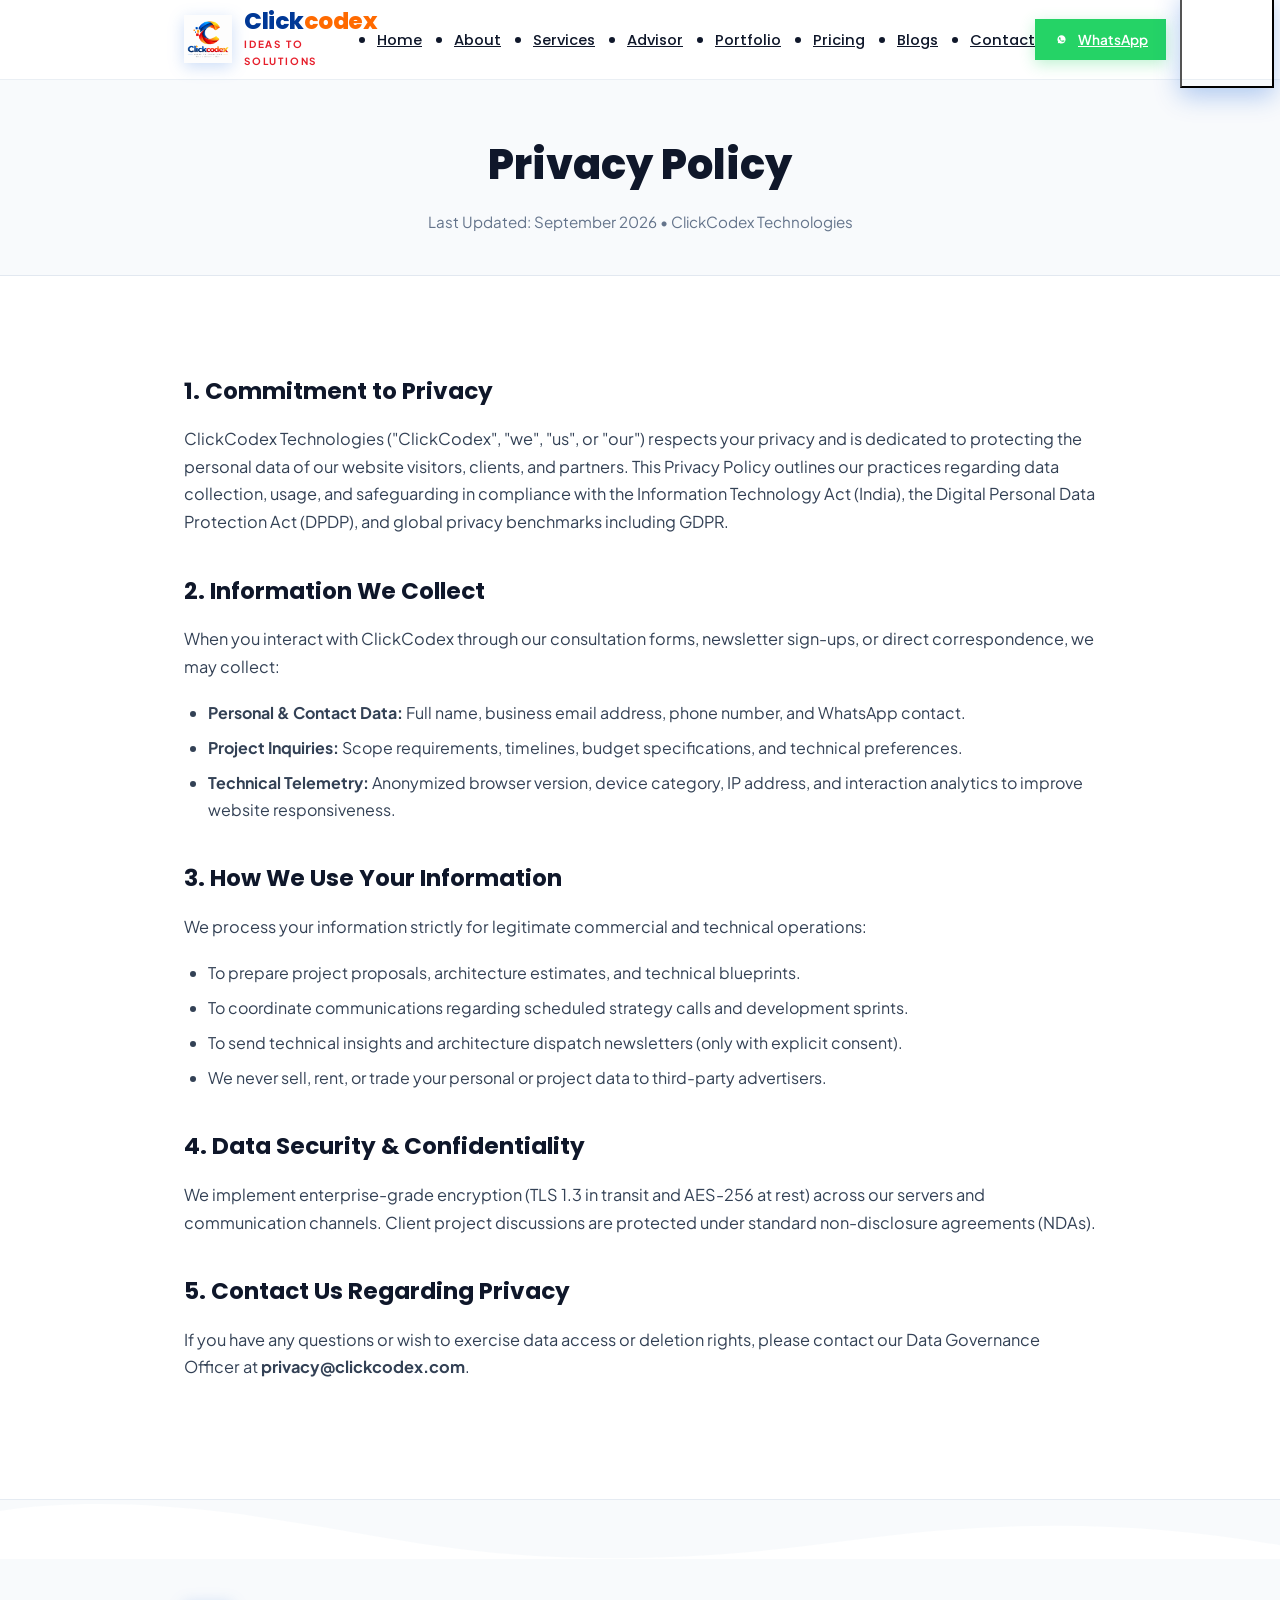
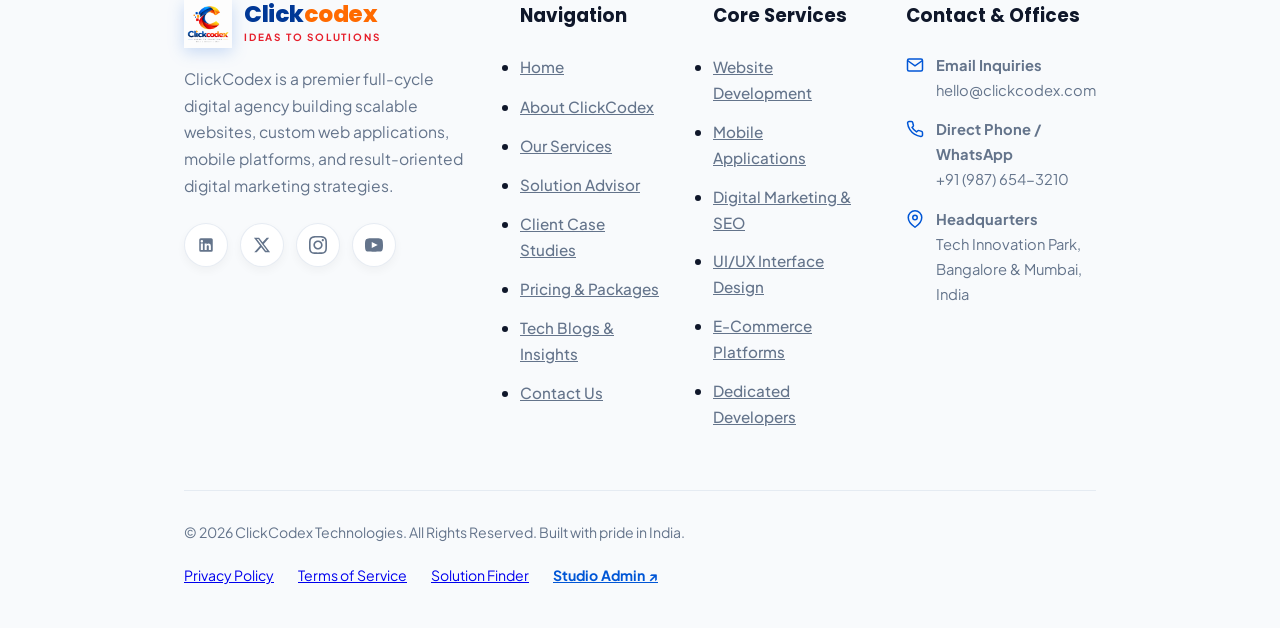
<file: storage/Frontend/privacy-policy.html>
<!DOCTYPE html>
<html lang="en">
<head>
  <meta charset="UTF-8" />
  <meta name="viewport" content="width=device-width, initial-scale=1.0" />
  
  <title>Privacy Policy | ClickCodex Technologies</title>
  <meta name="description" content="ClickCodex Privacy Policy. Understand how we collect, process, and protect your personal and business information under global compliance standards." />
  <link rel="canonical" href="https://clickcodex.com/privacy-policy.html" />
  <meta name="theme-color" content="#0056d6" />

  <link rel="preconnect" href="https://fonts.googleapis.com" />
  <link rel="preconnect" href="https://fonts.gstatic.com" crossorigin />
  <link href="https://fonts.googleapis.com/css2?family=Plus+Jakarta+Sans:wght@300;400;500;600;700;800&family=Poppins:wght@400;500;600;700;800;900&display=swap" rel="stylesheet" />

  <style>
    *, *::before, *::after { box-sizing: border-box; margin: 0; padding: 0; }
    body { font-family: var(--font-body); background-color: #ffffff; color: #0f172a; line-height: 1.7; -webkit-font-smoothing: antialiased; }
    .container { width: 100%; max-width: 960px; margin: 0 auto; padding: 0 24px; }
    .legal-hero { padding-top: calc(var(--nav-height) + 50px); padding-bottom: 40px; background: #f8fafc; border-bottom: 1px solid #e2e8f0; text-align: center; }
    .legal-hero h1 { font-family: var(--font-display); font-size: 2.6rem; font-weight: 800; color: #0f172a; margin-bottom: 8px; }
    .legal-hero p { color: #64748b; font-size: 0.95rem; }
    .legal-content { padding: 60px 0 100px; }
    .legal-content h2 { font-family: var(--font-display); font-size: 1.45rem; font-weight: 700; color: #0f172a; margin: 36px 0 14px; }
    .legal-content p { color: #334155; margin-bottom: 18px; font-size: 1.02rem; }
    .legal-content ul { padding-left: 24px; margin-bottom: 20px; color: #334155; }
    .legal-content li { margin-bottom: 8px; }
    
/* ==========================================================================
   CLICKCODEX UNIFIED HEADER, FOOTER, MODAL & RESPONSIVE CSS
   Extracted directly from index.html design system
   ========================================================================== */

/* Brand & Color Variables Fallback if not already in :root */
:root {
  --brand-blue: #0056d6;
  --brand-blue-deep: #003896;
  --brand-cyan: #00a2ff;
  --brand-red: #e61e2b;
  --brand-crimson: #c7121e;
  --brand-orange: #ff6a00;
  --brand-amber: #ffb300;
  --brand-yellow: #ffd200;
  --gradient-logo-ribbon: linear-gradient(135deg, #0056d6 0%, #00a2ff 28%, #ff6a00 68%, #e61e2b 100%);
  --gradient-warm: linear-gradient(135deg, #e61e2b 0%, #ff6a00 52%, #ffb300 100%);
  --bg-surface-light: #f8fafc;
  --text-dark: #0f172a;
  --text-muted: #64748b;
  --text-white: #ffffff;
  --border-light: rgba(226, 232, 240, 0.8);
  --font-display: 'Poppins', -apple-system, BlinkMacSystemFont, sans-serif;
  --font-body: 'Plus Jakarta Sans', -apple-system, BlinkMacSystemFont, sans-serif;
  --nav-height: 80px;
}

    /* ==========================================================================
       3. NAVIGATION BAR (STICKY & GLASSMORPHIC)
       ========================================================================== */
    .site-nav {
      position: fixed;
      top: 0;
      left: 0;
      width: 100%;
      height: var(--nav-height);
      background: rgba(255, 255, 255, 0.9);
      backdrop-filter: blur(16px);
      -webkit-backdrop-filter: blur(16px);
      border-bottom: 1px solid rgba(226, 232, 240, 0.7);
      z-index: 1000;
      transition: all 0.3s ease;
    }

    .site-nav.scrolled {
      background: rgba(255, 255, 255, 0.97);
      box-shadow: 0 10px 30px rgba(0, 0, 0, 0.06);
      height: 72px;
    }

    .nav-container {
      display: flex;
      align-items: center;
      justify-content: space-between;
      height: 100%;
    }

    .brand-logo-wrap {
      display: flex;
      align-items: center;
      gap: 12px;
      text-decoration: none;
    }

    .brand-logo-img {
      height: 48px;
      width: auto;
      object-fit: contain;
      filter: drop-shadow(0 4px 8px rgba(0, 86, 214, 0.2));
      transition: transform 0.3s ease;
    }

    .brand-logo-wrap:hover .brand-logo-img {
      transform: scale(1.05) rotate(-3deg);
    }

    .brand-name-group {
      display: flex;
      flex-direction: column;
    }

    .brand-title {
      font-family: var(--font-display);
      font-size: 1.45rem;
      font-weight: 800;
      letter-spacing: -0.5px;
      line-height: 1;
      color: var(--brand-blue-deep);
    }

    .brand-title span {
      color: var(--brand-orange);
    }

    .brand-subtext {
      font-size: 0.62rem;
      font-weight: 700;
      letter-spacing: 1.8px;
      color: var(--brand-red);
      text-transform: uppercase;
      margin-top: 3px;
    }

    .nav-menu {
      display: flex;
      align-items: center;
      gap: 32px;
    }

    .nav-link {
      font-family: var(--font-display);
      font-size: 0.92rem;
      font-weight: 500;
      color: var(--text-dark);
      position: relative;
      padding: 6px 0;
      transition: color 0.25s ease;
    }

    .nav-link::after {
      content: '';
      position: absolute;
      bottom: 0;
      left: 0;
      width: 0;
      height: 2.5px;
      border-radius: 4px;
      background: var(--gradient-logo-ribbon);
      transition: width 0.3s cubic-bezier(0.23, 1, 0.32, 1);
    }

    .nav-link:hover, .nav-link.active {
      color: var(--brand-blue);
    }

    .nav-link:hover::after, .nav-link.active::after {
      width: 100%;
    }

    .nav-actions {
      display: flex;
      align-items: center;
      gap: 14px;
    }

    /* WhatsApp Quick Button (Highly converts Indian & Global clients) */
    .whatsapp-btn {
      display: inline-flex;
      align-items: center;
      gap: 8px;
      padding: 9px 18px;
      border-radius: var(--radius-full);
      background: #25d366;
      color: #ffffff;
      font-size: 0.85rem;
      font-weight: 600;
      box-shadow: 0 4px 15px rgba(37, 211, 102, 0.3);
      transition: all 0.3s ease;
    }

    .whatsapp-btn:hover {
      background: #20ba59;
      transform: translateY(-2px);
      box-shadow: 0 6px 20px rgba(37, 211, 102, 0.4);
    }

    .whatsapp-btn svg {
      width: 17px;
      height: 17px;
      fill: currentColor;
    }

    /* Primary CTA Button */
    .btn-primary {
      display: inline-flex;
      align-items: center;
      justify-content: center;
      gap: 10px;
      padding: 12px 28px;
      border-radius: var(--radius-full);
      background: var(--gradient-blue-cyan);
      color: #ffffff;
      font-family: var(--font-display);
      font-size: 0.94rem;
      font-weight: 600;
      box-shadow: 0 8px 24px rgba(0, 86, 214, 0.3);
      transition: all 0.3s cubic-bezier(0.23, 1, 0.32, 1);
      position: relative;
      overflow: hidden;
    }

    .btn-primary::before {
      content: '';
      position: absolute;
      top: 0;
      left: -100%;
      width: 100%;
      height: 100%;
      background: linear-gradient(90deg, transparent, rgba(255,255,255,0.3), transparent);
      transition: left 0.6s ease;
    }

    .btn-primary:hover {
      transform: translateY(-2.5px);
      box-shadow: 0 12px 30px rgba(0, 86, 214, 0.42);
    }

    .btn-primary:hover::before {
      left: 100%;
    }

    .btn-warm {
      background: var(--gradient-warm);
      box-shadow: 0 8px 24px rgba(255, 106, 0, 0.32);
    }

    .btn-warm:hover {
      box-shadow: 0 12px 30px rgba(255, 106, 0, 0.45);
    }

    .btn-outline {
      display: inline-flex;
      align-items: center;
      justify-content: center;
      gap: 10px;
      padding: 11px 26px;
      border-radius: var(--radius-full);
      border: 2px solid var(--brand-blue);
      color: var(--brand-blue);
      font-family: var(--font-display);
      font-size: 0.94rem;
      font-weight: 600;
      background: transparent;
      transition: all 0.3s ease;
    }

    .btn-outline:hover {
      background: var(--brand-blue);
      color: #ffffff;
      transform: translateY(-2px);
      box-shadow: 0 8px 20px rgba(0, 86, 214, 0.25);
    }

    /* Mobile Hamburger Menu Toggle */
    .mobile-menu-toggle {
      display: none;
      width: 42px;
      height: 42px;
      border-radius: 10px;
      background: var(--bg-surface-light);
      border: 1px solid var(--border-light);
      align-items: center;
      justify-content: center;
      flex-direction: column;
      gap: 5px;
    }

    .mobile-menu-toggle span {
      display: block;
      width: 22px;
      height: 2px;
      background: var(--text-dark);
      border-radius: 2px;
      transition: all 0.3s ease;
    }

    /* Mobile Drawer */
    .mobile-drawer {
      position: fixed;
      top: var(--nav-height);
      left: 0;
      width: 100%;
      height: calc(100vh - var(--nav-height));
      background: rgba(255, 255, 255, 0.98);
      backdrop-filter: blur(20px);
      padding: 30px 24px;
      display: flex;
      flex-direction: column;
      gap: 20px;
      transform: translateX(-100%);
      transition: transform 0.4s cubic-bezier(0.23, 1, 0.32, 1);
      z-index: 999;
      overflow-y: auto;
    }

    .mobile-drawer.open {
      transform: translateX(0);
    }

    .mobile-drawer .nav-link {
      font-size: 1.25rem;
      padding: 12px 0;
      border-bottom: 1px solid var(--border-light);
    }


    /* ==========================================================================
       12. CREATIVE FOOTER WITH ORGANIC WAVE SEPARATOR (FROM TEST9.HTML)
       ========================================================================== */
    .site-footer {
      position: relative;
      background: var(--bg-surface-light);
      padding-top: 100px;
      padding-bottom: 40px;
      border-top: 1px solid var(--border-light);
    }

    .footer-wave-top {
      position: absolute;
      top: -1px;
      left: 0;
      width: 100%;
      overflow: hidden;
      line-height: 0;
      transform: rotate(180deg);
    }

    .footer-wave-top svg {
      position: relative;
      display: block;
      width: calc(100% + 1.3px);
      height: 60px;
    }

    .footer-wave-top .shape-fill {
      fill: #ffffff;
    }

    .footer-grid {
      display: grid;
      grid-template-columns: 2fr 1fr 1fr 1.3fr;
      gap: 50px;
      margin-bottom: 60px;
    }

    .footer-brand-col p {
      font-size: 0.98rem;
      color: var(--text-muted);
      line-height: 1.7;
      margin: 18px 0 24px;
      max-width: 340px;
    }

    .footer-col-title {
      font-family: var(--font-display);
      font-size: 1.15rem;
      font-weight: 700;
      color: var(--text-dark);
      margin-bottom: 22px;
      position: relative;
    }

    .footer-links-menu {
      display: flex;
      flex-direction: column;
      gap: 12px;
    }

    .footer-links-menu a {
      font-size: 0.95rem;
      color: var(--text-muted);
      font-weight: 500;
      display: inline-flex;
      align-items: center;
      gap: 6px;
      transition: color 0.25s ease, transform 0.25s ease;
    }

    .footer-links-menu a:hover {
      color: var(--brand-blue);
      transform: translateX(4px);
    }

    .contact-info-list {
      display: flex;
      flex-direction: column;
      gap: 14px;
    }

    .contact-info-item {
      display: flex;
      align-items: flex-start;
      gap: 12px;
      font-size: 0.92rem;
      color: var(--text-muted);
    }

    .contact-info-item svg {
      width: 18px;
      height: 18px;
      color: var(--brand-blue);
      flex-shrink: 0;
      margin-top: 3px;
    }

    .social-media-pills {
      display: flex;
      gap: 12px;
      margin-top: 15px;
    }

    .social-pill {
      width: 44px;
      height: 44px;
      border-radius: 50%;
      background: #ffffff;
      border: 1px solid var(--border-light);
      display: flex;
      align-items: center;
      justify-content: center;
      color: var(--text-muted);
      box-shadow: 0 4px 10px rgba(0, 0, 0, 0.04);
      position: relative;
      overflow: hidden;
      transition: all 0.3s ease;
    }

    .social-pill::before {
      content: '';
      position: absolute;
      top: 0;
      left: -100%;
      width: 100%;
      height: 100%;
      background: var(--gradient-blue-cyan);
      transition: left 0.35s cubic-bezier(0.23, 1, 0.32, 1);
      z-index: 1;
    }

    .social-pill svg {
      width: 18px;
      height: 18px;
      position: relative;
      z-index: 2;
      transition: color 0.3s ease, fill 0.3s ease;
    }

    .social-pill:hover {
      color: #ffffff;
      border-color: transparent;
      transform: translateY(-3px);
    }

    .social-pill:hover::before {
      left: 0;
    }

    .social-pill:hover svg {
      color: #ffffff;
      fill: #ffffff;
    }

    .footer-bottom-bar {
      padding-top: 30px;
      border-top: 1px solid var(--border-light);
      display: flex;
      align-items: center;
      justify-content: space-between;
      flex-wrap: wrap;
      gap: 20px;
      font-size: 0.88rem;
      color: var(--text-muted);
    }

    .footer-bottom-links {
      display: flex;
      gap: 24px;
    }

    .footer-bottom-links a:hover {
      color: var(--brand-blue);
    }

    /* Ambient Cursor Spotlight (from test9.html) */
    .cursor-spotlight-orb {
      position: fixed;
      width: 380px;
      height: 380px;
      background: radial-gradient(circle, rgba(0, 86, 214, 0.12) 0%, rgba(255, 106, 0, 0.05) 40%, transparent 70%);
      border-radius: 50%;
      pointer-events: none;
      z-index: 9999;
      transform: translate(-50%, -50%);
      opacity: 0;
      transition: opacity 0.4s ease;
    }

    /* Floating Back to Top Button */
    .back-to-top-btn {
      position: fixed;
      bottom: 30px;
      right: 30px;
      width: 50px;
      height: 50px;
      border-radius: 50%;
      background: var(--gradient-blue-cyan);
      color: #ffffff;
      display: flex;
      align-items: center;
      justify-content: center;
      box-shadow: 0 8px 25px rgba(0, 86, 214, 0.35);
      z-index: 900;
      opacity: 0;
      visibility: hidden;
      transform: translateY(20px);
      transition: all 0.4s cubic-bezier(0.23, 1, 0.32, 1);
    }

    .back-to-top-btn.visible {
      opacity: 1;
      visibility: visible;
      transform: translateY(0);
    }

    .back-to-top-btn:hover {
      transform: translateY(-4px) scale(1.05);
      box-shadow: 0 12px 30px rgba(0, 86, 214, 0.5);
    }


    /* ==========================================================================
       13. MODAL (INSTANT QUOTE / CONSULTATION POPUP)
       ========================================================================== */
    .modal-backdrop {
      position: fixed;
      inset: 0;
      background: rgba(10, 14, 26, 0.7);
      backdrop-filter: blur(10px);
      z-index: 2000;
      display: flex;
      align-items: center;
      justify-content: center;
      padding: 20px;
      opacity: 0;
      visibility: hidden;
      transition: opacity 0.3s ease, visibility 0.3s ease;
    }

    .modal-backdrop.open {
      opacity: 1;
      visibility: visible;
    }

    .modal-dialog {
      background: #ffffff;
      border-radius: var(--radius-lg);
      width: 100%;
      max-width: 580px;
      padding: 40px;
      box-shadow: var(--shadow-3d);
      position: relative;
      transform: scale(0.9) translateY(20px);
      transition: transform 0.35s cubic-bezier(0.23, 1, 0.32, 1);
    }

    .modal-backdrop.open .modal-dialog {
      transform: scale(1) translateY(0);
    }

    .modal-close-btn {
      position: absolute;
      top: 20px;
      right: 20px;
      width: 36px;
      height: 36px;
      border-radius: 50%;
      background: var(--bg-surface-light);
      display: flex;
      align-items: center;
      justify-content: center;
      color: var(--text-dark);
      font-size: 1.2rem;
      transition: all 0.2s ease;
    }

    .modal-close-btn:hover {
      background: var(--brand-red);
      color: #ffffff;
    }

    .modal-header {
      margin-bottom: 25px;
    }

    .modal-header h3 {
      font-family: var(--font-display);
      font-size: 1.7rem;
      font-weight: 800;
      color: var(--text-dark);
      margin-bottom: 6px;
    }

    .modal-header p {
      font-size: 0.95rem;
      color: var(--text-muted);
    }

    .form-group {
      margin-bottom: 18px;
    }

    .form-group label {
      display: block;
      font-family: var(--font-display);
      font-size: 0.88rem;
      font-weight: 600;
      color: var(--text-dark);
      margin-bottom: 6px;
    }

    .form-control {
      width: 100%;
      padding: 12px 16px;
      border-radius: var(--radius-sm);
      border: 1px solid var(--border-light);
      font-family: inherit;
      font-size: 0.95rem;
      color: var(--text-dark);
      background: var(--bg-surface-light);
      transition: border-color 0.25s ease, box-shadow 0.25s ease;
    }

    .form-control:focus {
      outline: none;
      border-color: var(--brand-blue);
      box-shadow: 0 0 0 3px rgba(0, 86, 214, 0.15);
      background: #ffffff;
    }

    textarea.form-control {
      resize: vertical;
      min-height: 100px;
    }

    .form-submit-btn {
      width: 100%;
      padding: 14px;
      border-radius: var(--radius-full);
      background: var(--gradient-logo-ribbon);
      color: #ffffff;
      font-family: var(--font-display);
      font-size: 1.05rem;
      font-weight: 700;
      cursor: pointer;
      box-shadow: 0 8px 25px rgba(0, 86, 214, 0.3);
      transition: all 0.3s ease;
      margin-top: 10px;
    }

    .form-submit-btn:hover {
      transform: translateY(-2px);
      box-shadow: 0 12px 30px rgba(0, 86, 214, 0.45);
    }


/* Additional Responsive Tweaks for Navigation & Footer */
@media (max-width: 992px) {
  .site-nav .nav-menu {
    display: none !important;
  }
  .desktop-btn {
    display: none !important;
  }
  .mobile-menu-toggle {
    display: flex !important;
  }
  .footer-grid {
    grid-template-columns: 1fr 1fr !important;
    gap: 36px !important;
  }
}

@media (max-width: 640px) {
  .footer-grid {
    grid-template-columns: 1fr !important;
    gap: 30px !important;
  }
  .footer-bottom-bar {
    flex-direction: column !important;
    gap: 16px !important;
    text-align: center !important;
  }
  .footer-bottom-links {
    justify-content: center !important;
  }
}

  </style>
</head>
<body>

  <!-- ==========================================================================
       1. NAVIGATION BAR (STICKY & GLASSMORPHIC)
       ========================================================================== -->
    <!-- ==========================================================================
       1. NAVIGATION BAR (STICKY & GLASSMORPHIC)
       ========================================================================== -->
  <nav class="site-nav" id="siteNav">
    <div class="container nav-container">
      <!-- ClickCodex Logo with local logo.png -->
      <a href="index.html" class="brand-logo-wrap" aria-label="ClickCodex Home">
        <img src="logo.png" alt="ClickCodex Logo" class="brand-logo-img" />
        <div class="brand-name-group">
          <span class="brand-title">Click<span>codex</span></span>
          <span class="brand-subtext">Ideas To Solutions</span>
        </div>
      </a>

      <!-- Desktop Navigation Links -->
      <ul class="nav-menu">
        <li><a href="index.html" class="nav-link ">Home</a></li>
        <li><a href="aboutus.html" class="nav-link ">About</a></li>
        <li><a href="services.html" class="nav-link ">Services</a></li>
        <li><a href="service-finder.html" class="nav-link ">Advisor</a></li>
        <li><a href="portfolio.html" class="nav-link ">Portfolio</a></li>
        <li><a href="pricing.html" class="nav-link ">Pricing</a></li>
        <li><a href="blogs.html" class="nav-link ">Blogs</a></li>
        <li><a href="contactus.html" class="nav-link ">Contact</a></li>
      </ul>

      <!-- Action Buttons -->
      <div class="nav-actions">
        <!-- WhatsApp Quick Chat -->
        <a href="https://wa.me/919876543210?text=Hi%20ClickCodex,%20I%20would%20like%20to%20inquire%20about%20a%20project" 
           target="_blank" rel="noopener noreferrer" class="whatsapp-btn" title="Quick Chat on WhatsApp">
          <svg viewBox="0 0 24 24">
            <path d="M12.031 6.172c-3.181 0-5.767 2.586-5.768 5.766-.001 1.298.38 2.27 1.019 3.287l-.582 2.128 2.182-.573c.978.58 1.911.928 3.145.929 3.178 0 5.767-2.587 5.768-5.766.001-3.187-2.575-5.77-5.764-5.771zm3.392 8.244c-.144.405-.837.774-1.17.824-.312.045-.698.077-1.118-.057-.26-.084-.589-.201-.989-.374-1.745-.758-2.887-2.531-2.975-2.648-.088-.116-.71-0.947-.71-1.807 0-.859.45-1.282.61-1.458.16-.176.35-.22.47-.22.12 0 .24.002.34.007.11.005.26-.042.41.319.15.362.51 1.242.55 1.33.04.088.07.191.01.308-.06.117-.09.19-.18.293-.09.103-.19.23-.27.309-.09.088-.19.183-.08.371.11.188.48.793 1.03 1.283.71.633 1.31.829 1.49.919.18.09.29.076.4-.047.11-.123.47-.549.6-.738.13-.189.26-.158.44-.092.18.066 1.14.537 1.34.636.2.099.33.147.38.232.05.085.05.495-.09.9z"/>
          </svg>
          <span>WhatsApp</span>
        </a>

        <!-- Talk to Us CTA -->
        <button class="btn-primary desktop-btn" onclick="openConsultationModal()">Talk To Us</button>

        <!-- Mobile Menu Toggle Button -->
        <button class="mobile-menu-toggle" id="mobileToggle" aria-label="Toggle Navigation">
          <span></span>
          <span></span>
          <span></span>
        </button>
      </div>
    </div>
  </nav>

  <!-- Mobile Drawer Menu -->
  <div class="mobile-drawer" id="mobileDrawer">
    <a href="index.html" class="nav-link " onclick="closeMobileDrawer()">Home</a>
    <a href="aboutus.html" class="nav-link " onclick="closeMobileDrawer()">About ClickCodex</a>
    <a href="services.html" class="nav-link " onclick="closeMobileDrawer()">Our Services</a>
    <a href="service-finder.html" class="nav-link " onclick="closeMobileDrawer()">Solution Advisor</a>
    <a href="portfolio.html" class="nav-link " onclick="closeMobileDrawer()">Portfolio & Results</a>
    <a href="pricing.html" class="nav-link " onclick="closeMobileDrawer()">Pricing & Models</a>
    <a href="blogs.html" class="nav-link " onclick="closeMobileDrawer()">Blogs & Insights</a>
    <a href="contactus.html" class="nav-link " onclick="closeMobileDrawer()">Contact & Inquiries</a>
    <button class="btn-primary" style="width: 100%; margin-top: 15px;" onclick="closeMobileDrawer(); openConsultationModal();">Book Free Consultation</button>
  </div>

  <main>
    <section class="legal-hero">
      <div class="container">
        <h1>Privacy Policy</h1>
        <p>Last Updated: September 2026 • ClickCodex Technologies</p>
      </div>
    </section>

    <div class="legal-content">
      <div class="container">
        <h2>1. Commitment to Privacy</h2>
        <p>ClickCodex Technologies ("ClickCodex", "we", "us", or "our") respects your privacy and is dedicated to protecting the personal data of our website visitors, clients, and partners. This Privacy Policy outlines our practices regarding data collection, usage, and safeguarding in compliance with the Information Technology Act (India), the Digital Personal Data Protection Act (DPDP), and global privacy benchmarks including GDPR.</p>

        <h2>2. Information We Collect</h2>
        <p>When you interact with ClickCodex through our consultation forms, newsletter sign-ups, or direct correspondence, we may collect:</p>
        <ul>
          <li><strong>Personal & Contact Data:</strong> Full name, business email address, phone number, and WhatsApp contact.</li>
          <li><strong>Project Inquiries:</strong> Scope requirements, timelines, budget specifications, and technical preferences.</li>
          <li><strong>Technical Telemetry:</strong> Anonymized browser version, device category, IP address, and interaction analytics to improve website responsiveness.</li>
        </ul>

        <h2>3. How We Use Your Information</h2>
        <p>We process your information strictly for legitimate commercial and technical operations:</p>
        <ul>
          <li>To prepare project proposals, architecture estimates, and technical blueprints.</li>
          <li>To coordinate communications regarding scheduled strategy calls and development sprints.</li>
          <li>To send technical insights and architecture dispatch newsletters (only with explicit consent).</li>
          <li>We never sell, rent, or trade your personal or project data to third-party advertisers.</li>
        </ul>

        <h2>4. Data Security & Confidentiality</h2>
        <p>We implement enterprise-grade encryption (TLS 1.3 in transit and AES-256 at rest) across our servers and communication channels. Client project discussions are protected under standard non-disclosure agreements (NDAs).</p>

        <h2>5. Contact Us Regarding Privacy</h2>
        <p>If you have any questions or wish to exercise data access or deletion rights, please contact our Data Governance Officer at <strong>privacy@clickcodex.com</strong>.</p>
      </div>
    </div>
  </main>

  <!-- ==========================================================================
       FOOTER (CREATIVE ORGANIC WAVE SEPARATOR & UNIFIED 4-COL GRID)
       ========================================================================== -->
    <!-- ==========================================================================
       FOOTER (CREATIVE ORGANIC WAVE SEPARATOR & UNIFIED 4-COL GRID)
       ========================================================================== -->
  <footer class="site-footer" id="siteFooter">
    <div class="footer-wave-top">
      <svg data-name="Layer 1" xmlns="http://www.w3.org/2000/svg" viewBox="0 0 1200 120" preserveAspectRatio="none">
        <path d="M321.39,56.44c58-10.79,114.16-30.13,172-41.86,82.39-16.72,168.19-17.73,250.45-.39C823.78,31,906.67,72,985.66,92.83c70.05,18.48,146.53,26.09,214.34,3V0H0V27.35A600.21,600.21,0,0,0,321.39,56.44Z" class="shape-fill"></path>
      </svg>
    </div>

    <div class="container">
      <div class="footer-grid">
        <!-- Col 1: Brand Info -->
        <div class="footer-brand-col">
          <a href="index.html" class="brand-logo-wrap" aria-label="ClickCodex Home">
            <img src="logo.png" alt="ClickCodex Logo" class="brand-logo-img" />
            <div class="brand-name-group">
              <span class="brand-title">Click<span>codex</span></span>
              <span class="brand-subtext">Ideas To Solutions</span>
            </div>
          </a>
          <p>
            ClickCodex is a premier full-cycle digital agency building scalable websites, custom web applications, mobile platforms, and result-oriented digital marketing strategies.
          </p>
          <div class="social-media-pills">
            <a href="https://linkedin.com" target="_blank" rel="noopener noreferrer" class="social-pill" aria-label="LinkedIn">
              <svg viewBox="0 0 24 24" fill="currentColor"><path d="M19 3a2 2 0 0 1 2 2v14a2 2 0 0 1-2 2H5a2 2 0 0 1-2-2V5a2 2 0 0 1 2-2h14m-.5 15.5v-5.3a3.26 3.26 0 0 0-3.26-3.26c-.85 0-1.84.52-2.28 1.3v-1.11h-2.79v8.37h2.79v-4.93c0-.77.62-1.4 1.39-1.4a1.4 1.4 0 0 1 1.4 1.4v4.93h2.75M6.46 8.76a1.64 1.64 0 1 0 0-3.28 1.64 1.64 0 0 0 0 3.28m1.39 9.74v-8.37H5.07v8.37h2.78z"/></svg>
            </a>
            <a href="https://twitter.com" target="_blank" rel="noopener noreferrer" class="social-pill" aria-label="Twitter">
              <svg viewBox="0 0 24 24" fill="currentColor"><path d="M18.244 2.25h3.308l-7.227 8.26 8.502 11.24H16.17l-5.214-6.817L4.99 21.75H1.68l7.73-8.835L1.254 2.25H8.08l4.713 6.231zm-1.161 17.52h1.833L7.084 4.126H5.117z"/></svg>
            </a>
            <a href="https://instagram.com" target="_blank" rel="noopener noreferrer" class="social-pill" aria-label="Instagram">
              <svg viewBox="0 0 24 24" fill="currentColor"><path d="M12 2.163c3.204 0 3.584.012 4.85.07 3.252.148 4.771 1.691 4.919 4.919.058 1.265.069 1.645.069 4.85s-.011 3.584-.069 4.85c-.149 3.225-1.664 4.771-4.919 4.919-1.266.058-1.644.07-4.85.07s-3.584-.012-4.85-.07c-3.252-.148-4.771-1.691-4.919-4.919-.058-1.265-.07-1.645-.07-4.85s.012-3.584.07-4.85c.148-3.225 1.664-4.771 4.919-4.919 1.266-.057 1.645-.069 4.85-.069zm0-2.163c-3.259 0-3.667.014-4.947.072-4.358.2-6.78 2.618-6.98 6.98-.059 1.281-.073 1.689-.073 4.948s.014 3.667.072 4.947c.2 4.359 2.618 6.78 6.98 6.98 1.281.058 1.689.072 4.948.072s3.667-.014 4.947-.072c4.359-.2 6.78-2.618 6.98-6.98.058-1.281.072-1.689.072-4.948s-.014-3.667-.072-4.947c-.2-4.359-2.618-6.78-6.98-6.98-1.281-.059-1.689-.073-4.948-.073zm0 5.838c-3.403 0-6.162 2.759-6.162 6.162s2.759 6.162 6.162 6.162 6.162-2.759 6.162-6.162-2.759-6.162-6.162-6.162zm0 10.162c-2.209 0-4-1.79-4-4s1.791-4 4-4 4 1.79 4 4-1.791 4-4 4zm6.406-11.845c-.796 0-1.441.645-1.441 1.44s.645 1.44 1.441 1.44 1.441-.645 1.441-1.44-.645-1.44-1.441-1.44z"/></svg>
            </a>
            <a href="https://youtube.com" target="_blank" rel="noopener noreferrer" class="social-pill" aria-label="YouTube">
              <svg viewBox="0 0 24 24" fill="currentColor"><path d="M19.615 3.184c-3.604-.246-11.631-.245-15.23 0-3.897.266-4.356 2.62-4.385 8.816.029 6.185.484 8.549 4.385 8.816 3.6.245 11.626.246 15.23 0 3.897-.266 4.356-2.62 4.385-8.816-.029-6.185-.484-8.549-4.385-8.816zm-10.615 12.816v-8l8 3.993-8 4.007z"/></svg>
            </a>
          </div>
        </div>

        <!-- Col 2: Navigation Links -->
        <div>
          <h4 class="footer-col-title">Navigation</h4>
          <ul class="footer-links-menu">
            <li><a href="index.html">Home</a></li>
            <li><a href="aboutus.html">About ClickCodex</a></li>
            <li><a href="services.html">Our Services</a></li>
            <li><a href="service-finder.html">Solution Advisor</a></li>
            <li><a href="portfolio.html">Client Case Studies</a></li>
            <li><a href="pricing.html">Pricing & Packages</a></li>
            <li><a href="blogs.html">Tech Blogs & Insights</a></li>
            <li><a href="contactus.html">Contact Us</a></li>
          </ul>
        </div>

        <!-- Col 3: Core Services -->
        <div>
          <h4 class="footer-col-title">Core Services</h4>
          <ul class="footer-links-menu">
            <li><a href="services.html">Website Development</a></li>
            <li><a href="services.html">Mobile Applications</a></li>
            <li><a href="services.html">Digital Marketing & SEO</a></li>
            <li><a href="services.html">UI/UX Interface Design</a></li>
            <li><a href="services.html">E-Commerce Platforms</a></li>
            <li><a href="services.html">Dedicated Developers</a></li>
          </ul>
        </div>

        <!-- Col 4: Contact Info -->
        <div>
          <h4 class="footer-col-title">Contact & Offices</h4>
          <div class="contact-info-list">
            <div class="contact-info-item">
              <svg viewBox="0 0 24 24" fill="none" stroke="currentColor" stroke-width="2"><path d="M4 4h16c1.1 0 2 .9 2 2v12c0 1.1-.9 2-2 2H4c-1.1 0-2-.9-2-2V6c0-1.1.9-2 2-2z"></path><polyline points="22,6 12,13 2,6"></polyline></svg>
              <div>
                <strong>Email Inquiries</strong>
                <p>hello@clickcodex.com</p>
              </div>
            </div>

            <div class="contact-info-item">
              <svg viewBox="0 0 24 24" fill="none" stroke="currentColor" stroke-width="2"><path d="M22 16.92v3a2 2 0 0 1-2.18 2 19.79 19.79 0 0 1-8.63-3.07 19.5 19.5 0 0 1-6-6 19.79 19.79 0 0 1-3.07-8.67A2 2 0 0 1 4.11 2h3a2 2 0 0 1 2 1.72 12.84 12.84 0 0 0 .7 2.81 2 2 0 0 1-.45 2.11L8.09 9.91a16 16 0 0 0 6 6l1.27-1.27a2 2 0 0 1 2.11-.45 12.84 12.84 0 0 0 2.81.7A2 2 0 0 1 22 16.92z"></path></svg>
              <div>
                <strong>Direct Phone / WhatsApp</strong>
                <p>+91 (987) 654-3210</p>
              </div>
            </div>

            <div class="contact-info-item">
              <svg viewBox="0 0 24 24" fill="none" stroke="currentColor" stroke-width="2"><path d="M21 10c0 7-9 13-9 13s-9-6-9-13a9 9 0 0 1 18 0z"></path><circle cx="12" cy="10" r="3"></circle></svg>
              <div>
                <strong>Headquarters</strong>
                <p>Tech Innovation Park, Bangalore & Mumbai, India</p>
              </div>
            </div>
          </div>
        </div>
      </div>

      <!-- Bottom Bar -->
      <div class="footer-bottom-bar">
        <p>© 2026 ClickCodex Technologies. All Rights Reserved. Built with pride in India.</p>
        <div class="footer-bottom-links">
          <a href="privacy-policy.html">Privacy Policy</a>
          <a href="terms-of-service.html">Terms of Service</a>
          <a href="service-finder.html">Solution Finder</a>
          <a href="admin/index.html" style="color: var(--brand-blue); font-weight: 700;">Studio Admin ↗</a>
        </div>
      </div>
    </div>
  </footer>

  <!-- Floating Back to Top Button -->
  <button class="back-to-top-btn" id="backToTopBtn" aria-label="Back to top">
    <svg width="22" height="22" viewBox="0 0 24 24" fill="none" stroke="currentColor" stroke-width="2.5" stroke-linecap="round" stroke-linejoin="round">
      <line x1="12" y1="19" x2="12" y2="5"></line>
      <polyline points="5 12 12 5 19 12"></polyline>
    </svg>
  </button>

  <!-- ==========================================================================
       MODAL: INSTANT CONSULTATION / FREE STRATEGY CALL
       ========================================================================== -->
  <div class="modal-backdrop" id="consultationModal" onclick="handleBackdropClick(event)">
    <div class="modal-dialog">
      <button class="modal-close-btn" onclick="closeConsultationModal()" aria-label="Close modal">✕</button>
      <div class="modal-header">
        <span class="preview-badge" style="color: var(--brand-blue); background: rgba(0,86,214,0.08);">Get In Touch</span>
        <h3>Schedule a Free Strategy Call</h3>
        <p>Tell us about your project requirements and receive a comprehensive proposal within 24 hours.</p>
      </div>

      <form id="consultationForm" onsubmit="handleFormSubmit(event)">
        <div class="form-group">
          <label for="userName">Your Full Name *</label>
          <input type="text" id="userName" class="form-control" placeholder="e.g. Rahul Sharma" required />
        </div>

        <div style="display: grid; grid-template-columns: 1fr 1fr; gap: 14px;">
          <div class="form-group">
            <label for="userEmail">Business Email *</label>
            <input type="email" id="userEmail" class="form-control" placeholder="rahul@company.com" required />
          </div>
          <div class="form-group">
            <label for="userPhone">Phone / WhatsApp *</label>
            <input type="tel" id="userPhone" class="form-control" placeholder="+91 98765 43210" required />
          </div>
        </div>

        <div class="form-group">
          <label for="projectService">Interested Service *</label>
          <select id="projectService" class="form-control" required>
            <option value="Website Development">Website Creation & Web Apps</option>
            <option value="Mobile App Development">Mobile App Development (iOS/Android)</option>
            <option value="Digital Marketing">Digital Marketing & SEO Growth</option>
            <option value="UI/UX Design">UI/UX & Brand Design</option>
            <option value="E-Commerce Development">E-Commerce Development</option>
            <option value="Dedicated Developers">Hire Dedicated Team</option>
            <option value="Complete Overhaul">Full Digital Transformation</option>
          </select>
        </div>

        <div class="form-group">
          <label for="projectDetails">Project Overview / Goals</label>
          <textarea id="projectDetails" class="form-control" placeholder="Tell us briefly about your timeline, budget expectations, or existing website/app..."></textarea>
        </div>

        <button type="submit" class="form-submit-btn" id="submitBtn">
          <span>Submit Request & Get Quote</span>
        </button>
      </form>
    </div>
  </div>

  <script>
    document.addEventListener('DOMContentLoaded', () => {
      // 1. Sticky Navbar & Back to Top
      const siteNav = document.getElementById('siteNav');
      const backToTopBtn = document.getElementById('backToTopBtn');

      window.addEventListener('scroll', () => {
        const scrollPos = window.scrollY;
        if (siteNav) {
          if (scrollPos > 50) {
            siteNav.classList.add('scrolled');
          } else {
            siteNav.classList.remove('scrolled');
          }
        }
        if (backToTopBtn) {
          if (scrollPos > 350) {
            backToTopBtn.classList.add('visible');
          } else {
            backToTopBtn.classList.remove('visible');
          }
        }
      });

      if (backToTopBtn) {
        backToTopBtn.addEventListener('click', () => {
          window.scrollTo({ top: 0, behavior: 'smooth' });
        });
      }

      // 2. Mobile Menu Toggle
      const mobileToggle = document.getElementById('mobileToggle');
      const mobileDrawer = document.getElementById('mobileDrawer');

      if (mobileToggle && mobileDrawer) {
        mobileToggle.addEventListener('click', () => {
          mobileDrawer.classList.toggle('open');
        });
      }

      window.closeMobileDrawer = function() {
        if (mobileDrawer) mobileDrawer.classList.remove('open');
      };
    });

    // 3. Consultation Modal Functions
    window.openConsultationModal = function(serviceName = '') {
      const modal = document.getElementById('consultationModal');
      if (modal) {
        modal.classList.add('open');
        document.body.style.overflow = 'hidden';

        if (serviceName) {
          const select = document.getElementById('projectService');
          if (select) {
            for (let i = 0; i < select.options.length; i++) {
              if (select.options[i].text.toLowerCase().includes(serviceName.toLowerCase()) || 
                  select.options[i].value.toLowerCase().includes(serviceName.toLowerCase())) {
                select.selectedIndex = i;
                break;
              }
            }
          }
        }
      }
    };

    window.closeConsultationModal = function() {
      const modal = document.getElementById('consultationModal');
      if (modal) {
        modal.classList.remove('open');
        document.body.style.overflow = '';
      }
    };

    window.handleBackdropClick = function(event) {
      if (event.target.id === 'consultationModal') {
        closeConsultationModal();
      }
    };

    window.handleFormSubmit = function(event) {
      event.preventDefault();
      const submitBtn = document.getElementById('submitBtn');
      if (!submitBtn) return;
      const originalText = submitBtn.innerHTML;

      submitBtn.innerHTML = '<span>Sending Request...</span>';
      submitBtn.disabled = true;

      setTimeout(() => {
        submitBtn.innerHTML = '<span>✓ Request Sent Successfully!</span>';
        submitBtn.style.background = '#10b981';

        setTimeout(() => {
          alert('Thank you! Your project inquiry has been received. A ClickCodex technical director will reach out to you within 2-4 hours.');
          closeConsultationModal();
          const form = document.getElementById('consultationForm');
          if (form) form.reset();
          submitBtn.innerHTML = originalText;
          submitBtn.style.background = '';
          submitBtn.disabled = false;
        }, 800);
      }, 1000);
    };
  </script>
</body>
</html>
</file>
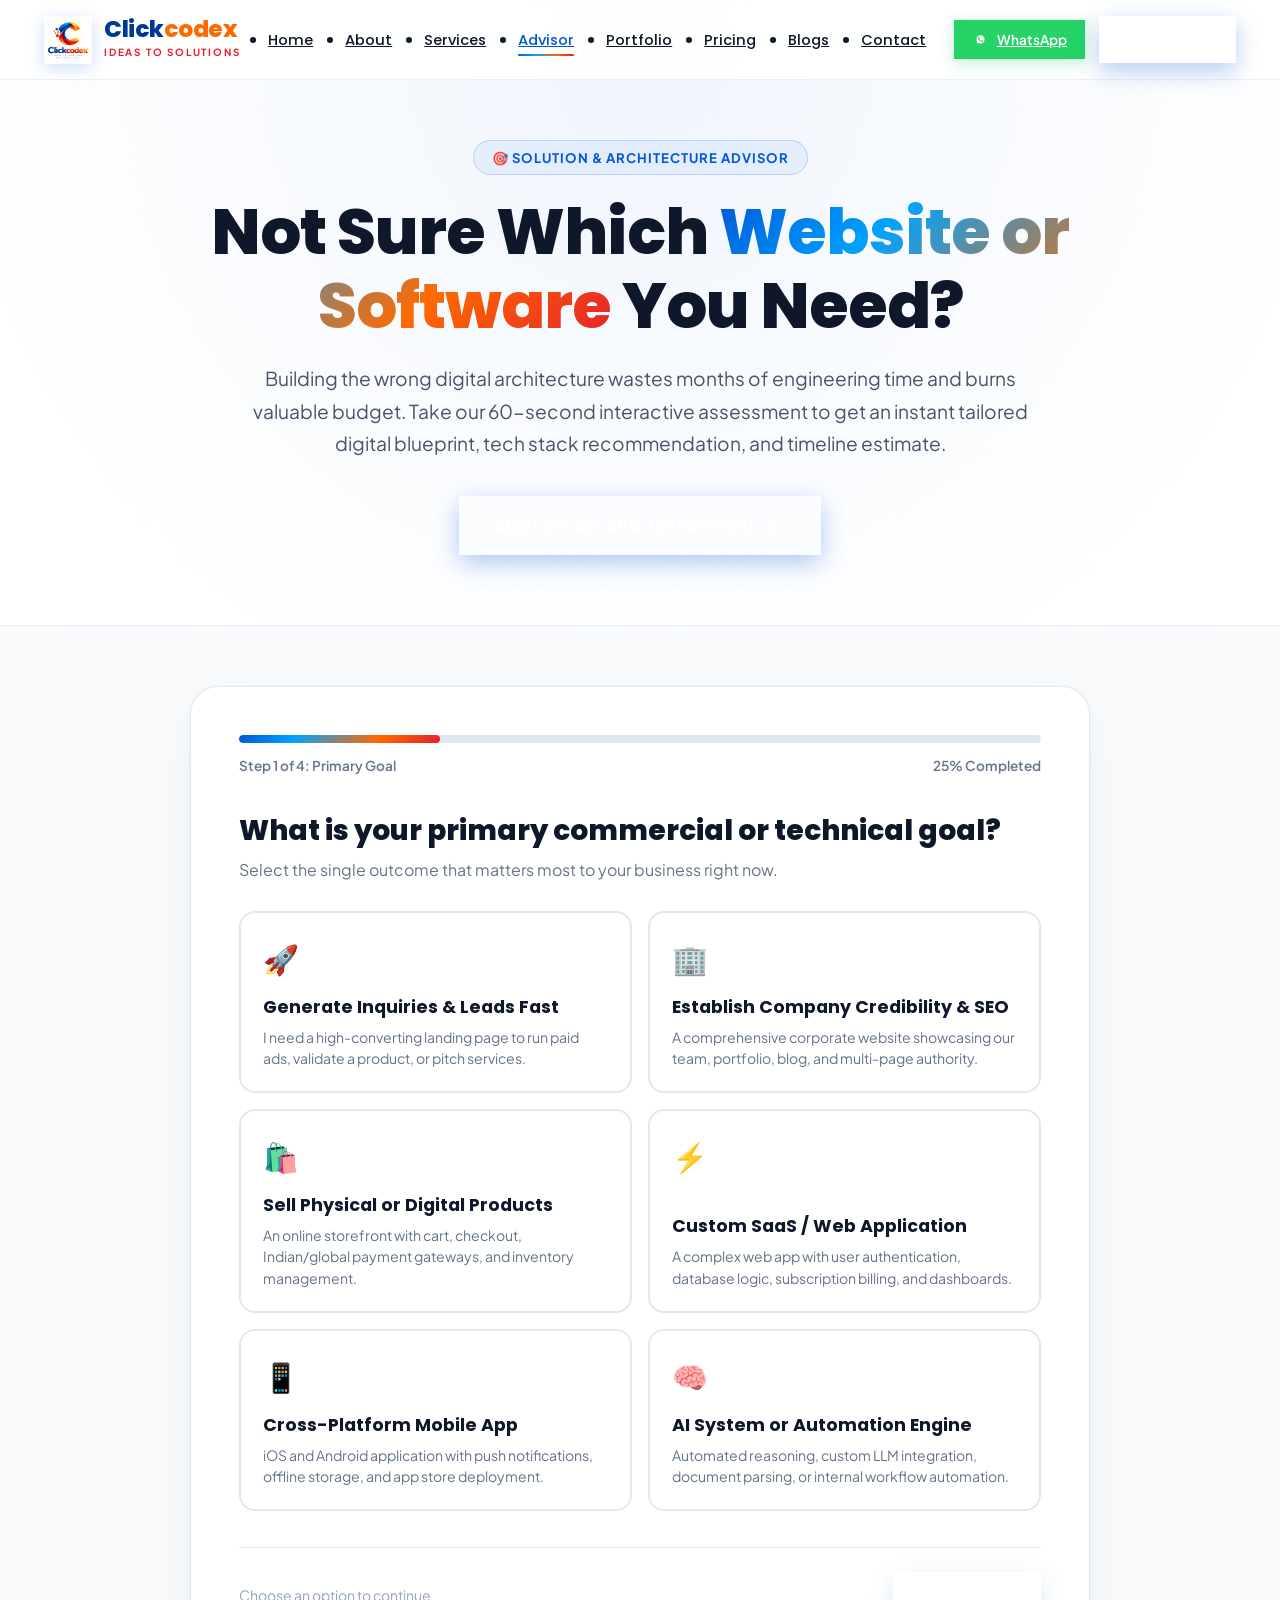
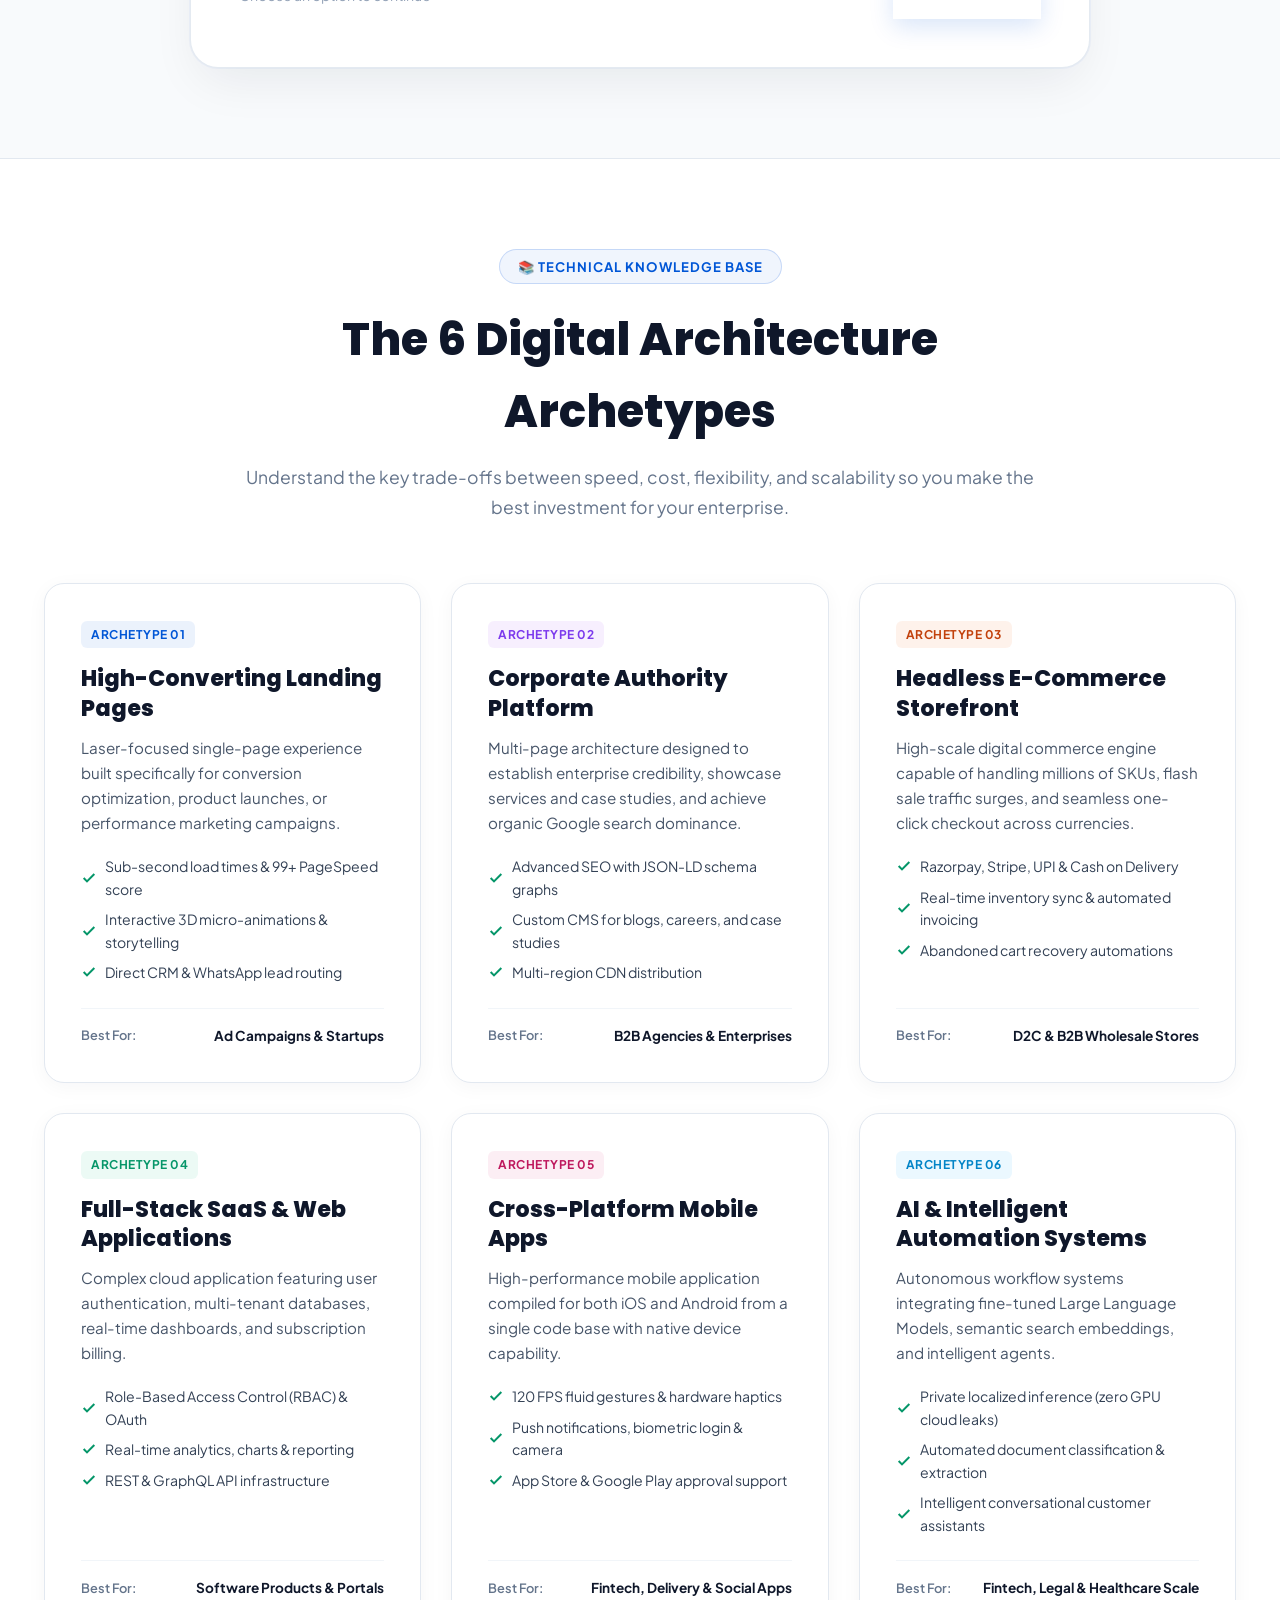
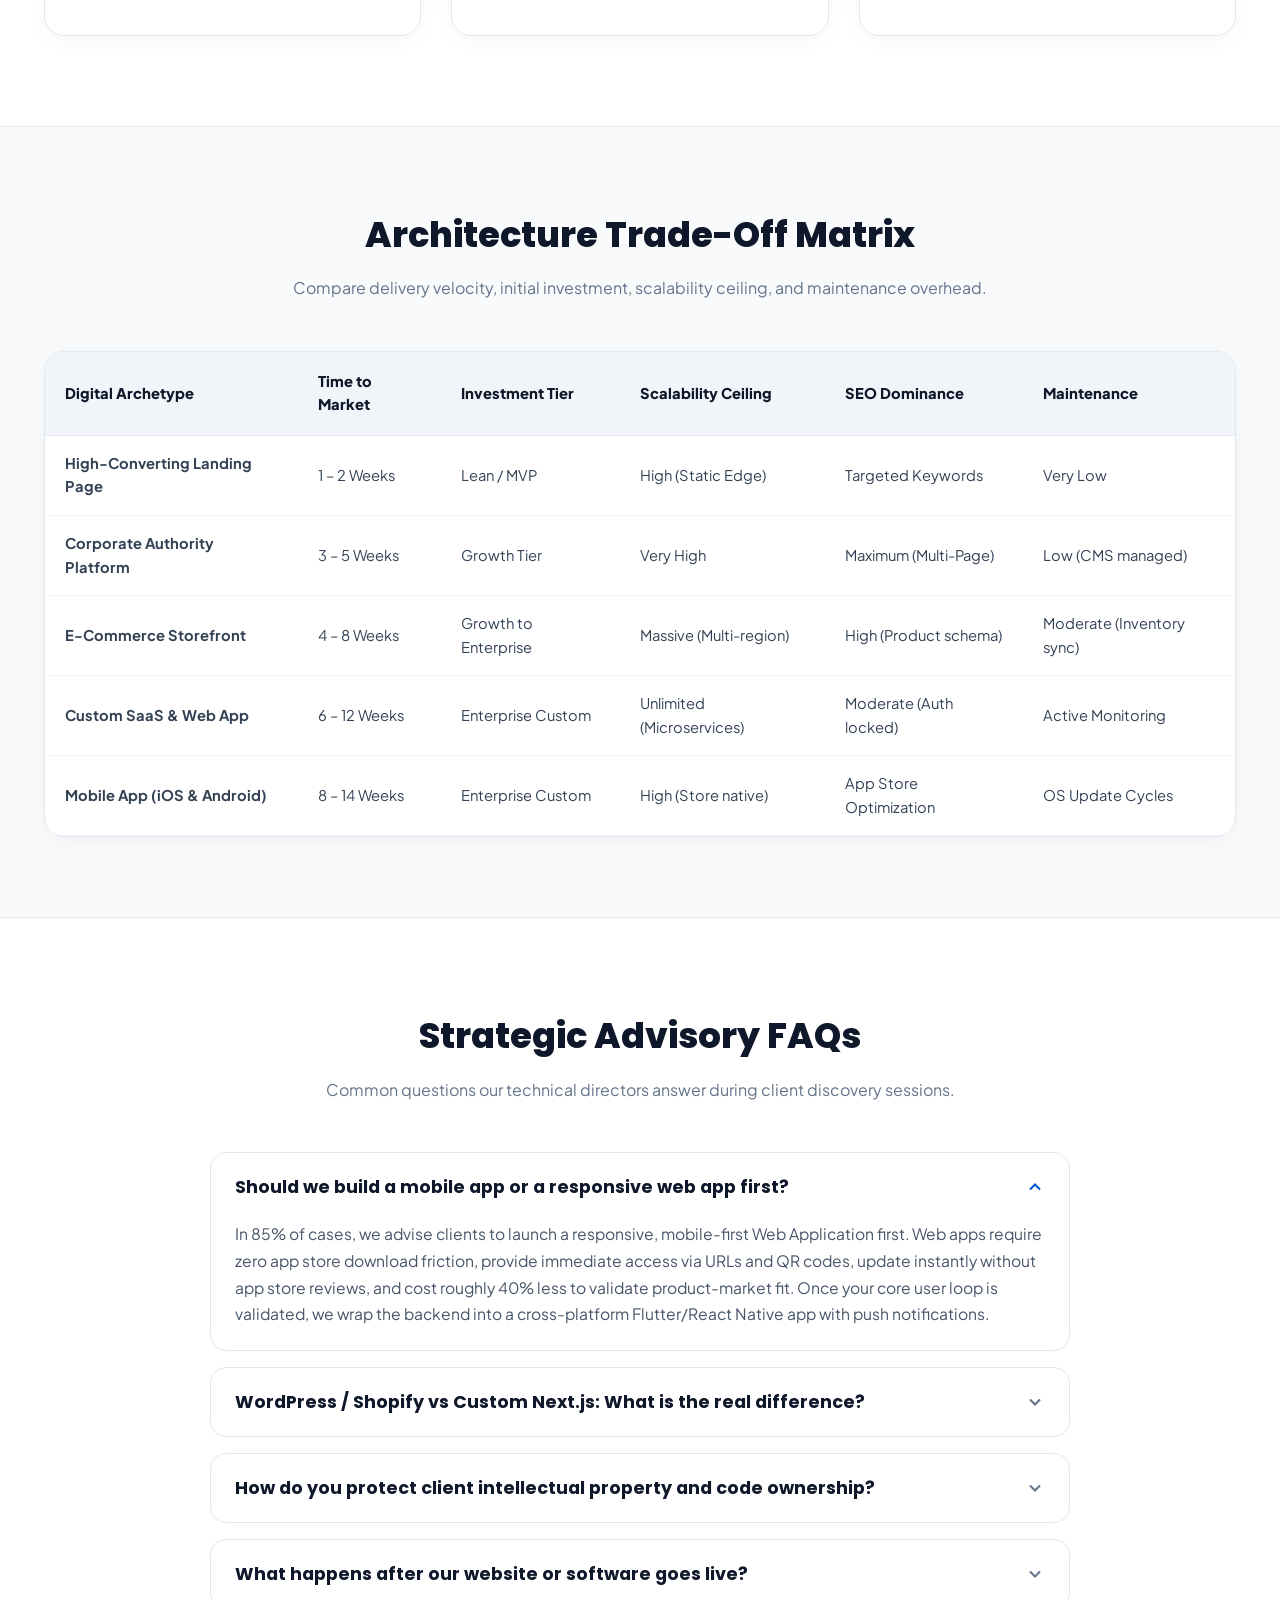
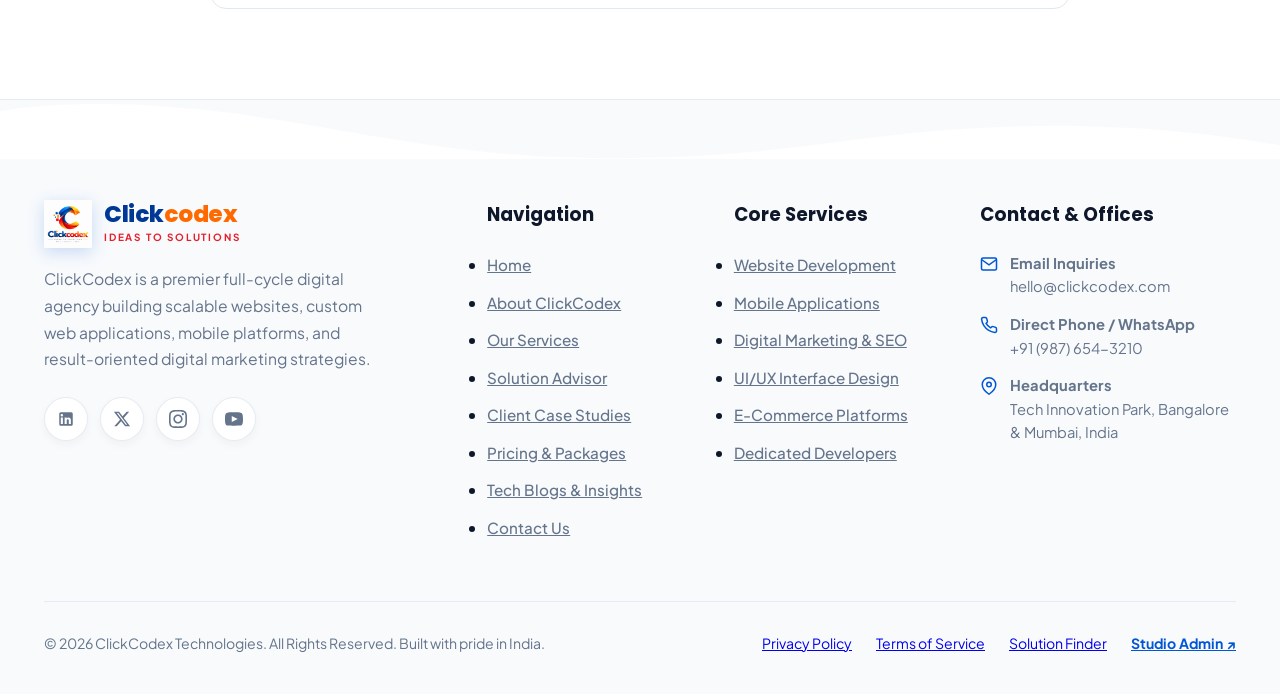
<file: storage/Frontend/service-finder.html>
<!DOCTYPE html>
<html lang="en">
<head>
  <meta charset="UTF-8" />
  <meta name="viewport" content="width=device-width, initial-scale=1.0" />
  
  <!-- Advanced SEO Meta Tags -->
  <title>Website & Service Selector Guide | What Type of Website Do You Need? - ClickCodex</title>
  <meta name="description" content="Not sure which website or digital architecture your business needs? Take our 60-second interactive solution finder to get a custom tech stack, timeline, and cost estimate." />
  <meta name="keywords" content="which website do I need, website type selector, custom web app vs landing page, e-commerce vs SaaS, software architecture advisor, ClickCodex solution finder" />
  <meta name="robots" content="index, follow, max-snippet:-1, max-image-preview:large, max-video-preview:-1" />
  <link rel="canonical" href="https://clickcodex.com/service-finder.html" />
  <meta name="theme-color" content="#0056d6" />

  <!-- Open Graph / Facebook -->
  <meta property="og:type" content="website" />
  <meta property="og:site_name" content="ClickCodex Technologies" />
  <meta property="og:url" content="https://clickcodex.com/service-finder.html" />
  <meta property="og:title" content="Website & Solution Selector Guide | ClickCodex" />
  <meta property="og:description" content="Discover exactly which website or software architecture fits your business stage, budget, and growth targets." />
  <meta property="og:image" content="https://clickcodex.com/logo.png" />
  <meta property="og:image:alt" content="ClickCodex Interactive Solution Selector" />

  <!-- Twitter / X -->
  <meta name="twitter:card" content="summary_large_image" />
  <meta name="twitter:site" content="@ClickCodex" />
  <meta name="twitter:creator" content="@ClickCodex" />
  <meta name="twitter:title" content="Website & Solution Selector Guide | ClickCodex" />
  <meta name="twitter:description" content="Find the perfect website or software architecture for your business in 60 seconds." />
  <meta name="twitter:image" content="https://clickcodex.com/logo.png" />

  <!-- Google Fonts: Poppins & Plus Jakarta Sans -->
  <link rel="preconnect" href="https://fonts.googleapis.com" />
  <link rel="preconnect" href="https://fonts.gstatic.com" crossorigin />
  <link href="https://fonts.googleapis.com/css2?family=Plus+Jakarta+Sans:wght@300;400;500;600;700;800&family=Poppins:wght@400;500;600;700;800;900&display=swap" rel="stylesheet" />

  <!-- JSON-LD Structured Data Schema -->
  <script type="application/ld+json">
  {
    "@context": "https://schema.org",
    "@graph": [
      {
        "@type": "Organization",
        "@id": "https://clickcodex.com/#organization",
        "name": "ClickCodex Technologies",
        "url": "https://clickcodex.com",
        "logo": {
          "@type": "ImageObject",
          "url": "https://clickcodex.com/logo.png"
        }
      },
      {
        "@type": "WebSite",
        "@id": "https://clickcodex.com/#website",
        "url": "https://clickcodex.com",
        "name": "ClickCodex",
        "publisher": {
          "@id": "https://clickcodex.com/#organization"
        }
      },
      {
        "@type": "WebPage",
        "@id": "https://clickcodex.com/service-finder.html#webpage",
        "url": "https://clickcodex.com/service-finder.html",
        "name": "Interactive Website & Solution Selector Guide",
        "description": "Interactive decision framework helping businesses choose between landing pages, corporate websites, e-commerce, custom SaaS, and mobile apps."
      },
      {
        "@type": "BreadcrumbList",
        "itemListElement": [
          {
            "@type": "ListItem",
            "position": 1,
            "name": "Home",
            "item": "https://clickcodex.com/index.html"
          },
          {
            "@type": "ListItem",
            "position": 2,
            "name": "Services",
            "item": "https://clickcodex.com/services.html"
          },
          {
            "@type": "ListItem",
            "position": 3,
            "name": "Solution Advisor",
            "item": "https://clickcodex.com/service-finder.html"
          }
        ]
      }
    ]
  }
  </script>

  <style>
    /* ==========================================================================
       RESET & BASE STYLES (LIGHT COLOR THEME)
       ========================================================================== */
    *, *::before, *::after {
      box-sizing: border-box;
      margin: 0;
      padding: 0;
    }

    html {
      scroll-behavior: smooth;
      font-size: 16px;
    }

    body {
      font-family: var(--font-body);
      background-color: #ffffff;
      color: #0f172a;
      line-height: 1.6;
      overflow-x: hidden;
      position: relative;
      -webkit-font-smoothing: antialiased;
    }

    .container {
      width: 100%;
      max-width: 1240px;
      margin: 0 auto;
      padding: 0 24px;
      position: relative;
      z-index: 2;
    }

    /* Common Button Styles */
    .btn-primary {
      display: inline-flex;
      align-items: center;
      justify-content: center;
      gap: 10px;
      padding: 14px 28px;
      border-radius: 9999px;
      background: var(--gradient-logo-ribbon);
      color: #ffffff;
      font-family: var(--font-display);
      font-size: 0.95rem;
      font-weight: 600;
      border: none;
      cursor: pointer;
      text-decoration: none;
      transition: all 0.3s cubic-bezier(0.16, 1, 0.3, 1);
      box-shadow: 0 10px 25px -5px rgba(0, 86, 214, 0.35);
    }

    .btn-primary:hover {
      transform: translateY(-2px);
      box-shadow: 0 15px 35px -5px rgba(230, 30, 43, 0.4);
    }

    .btn-secondary {
      display: inline-flex;
      align-items: center;
      justify-content: center;
      gap: 10px;
      padding: 14px 28px;
      border-radius: 9999px;
      background: #ffffff;
      color: #0f172a;
      font-family: var(--font-display);
      font-size: 0.95rem;
      font-weight: 600;
      border: 1px solid #cbd5e1;
      cursor: pointer;
      text-decoration: none;
      transition: all 0.3s ease;
      box-shadow: 0 4px 15px rgba(0, 0, 0, 0.04);
    }

    .btn-secondary:hover {
      border-color: var(--brand-blue);
      color: var(--brand-blue);
      background: #f8fafc;
    }

    /* ==========================================================================
       HERO BANNER
       ========================================================================== */
    .finder-hero {
      position: relative;
      padding-top: calc(var(--nav-height) + 60px);
      padding-bottom: 70px;
      background: radial-gradient(circle at 50% 10%, rgba(0, 86, 214, 0.06) 0%, #ffffff 80%), #ffffff;
      border-bottom: 1px solid rgba(226, 232, 240, 0.8);
      text-align: center;
    }

    .finder-badge {
      display: inline-flex;
      align-items: center;
      gap: 8px;
      padding: 6px 18px;
      border-radius: 9999px;
      background: rgba(0, 86, 214, 0.06);
      border: 1px solid rgba(0, 86, 214, 0.18);
      color: var(--brand-blue);
      font-size: 0.82rem;
      font-weight: 700;
      letter-spacing: 1px;
      text-transform: uppercase;
      margin-bottom: 20px;
    }

    .finder-hero h1 {
      font-family: var(--font-display);
      font-size: clamp(2.4rem, 5vw, 4rem);
      font-weight: 800;
      line-height: 1.15;
      letter-spacing: -1px;
      color: #0f172a;
      max-width: 960px;
      margin: 0 auto 20px;
    }

    .finder-hero h1 span.gradient-text {
      background: var(--gradient-logo-ribbon);
      -webkit-background-clip: text;
      -webkit-text-fill-color: transparent;
    }

    .finder-hero p.hero-desc {
      font-size: 1.2rem;
      color: #475569;
      max-width: 780px;
      line-height: 1.7;
      margin: 0 auto 36px;
    }

    /* ==========================================================================
       INTERACTIVE ADVISOR TOOL CONTAINER
       ========================================================================== */
    .advisor-section {
      padding: 60px 0 90px;
      background: #f8fafc;
    }

    .advisor-container {
      max-width: 900px;
      margin: 0 auto;
      background: #ffffff;
      border: 1px solid rgba(226, 232, 240, 0.9);
      border-radius: 28px;
      box-shadow: 0 20px 50px -10px rgba(15, 23, 42, 0.08), 0 0 0 1px rgba(0, 86, 214, 0.04);
      padding: 48px;
      position: relative;
      overflow: hidden;
    }

    /* Progress Tracker Bar */
    .advisor-progress-header {
      margin-bottom: 36px;
    }

    .progress-bar-bg {
      width: 100%;
      height: 8px;
      background: #e2e8f0;
      border-radius: 9999px;
      overflow: hidden;
      margin-bottom: 12px;
    }

    .progress-bar-fill {
      height: 100%;
      width: 25%;
      background: var(--gradient-logo-ribbon);
      border-radius: 9999px;
      transition: width 0.4s ease;
    }

    .step-indicator-text {
      display: flex;
      justify-content: space-between;
      font-size: 0.85rem;
      color: #64748b;
      font-weight: 600;
    }

    /* Question Screen */
    .question-screen {
      display: none;
      animation: fadeIn 0.4s ease;
    }

    .question-screen.active {
      display: block;
    }

    @keyframes fadeIn {
      from { opacity: 0; transform: translateY(8px); }
      to { opacity: 1; transform: translateY(0); }
    }

    .question-title {
      font-family: var(--font-display);
      font-size: 1.75rem;
      font-weight: 800;
      color: #0f172a;
      margin-bottom: 8px;
      line-height: 1.3;
    }

    .question-subtitle {
      font-size: 1rem;
      color: #64748b;
      margin-bottom: 28px;
    }

    /* Option Cards Grid */
    .options-grid {
      display: grid;
      grid-template-columns: 1fr 1fr;
      gap: 16px;
      margin-bottom: 36px;
    }

    .option-card {
      background: #ffffff;
      border: 2px solid #e2e8f0;
      border-radius: 16px;
      padding: 22px;
      cursor: pointer;
      transition: all 0.25s ease;
      display: flex;
      flex-direction: column;
      justify-content: space-between;
      text-align: left;
    }

    .option-card:hover {
      border-color: var(--brand-blue);
      background: #f8fafc;
      transform: translateY(-2px);
    }

    .option-card.selected {
      border-color: var(--brand-blue);
      background: rgba(0, 86, 214, 0.04);
      box-shadow: 0 0 0 2px rgba(0, 86, 214, 0.2);
    }

    .option-icon {
      font-size: 1.8rem;
      margin-bottom: 12px;
    }

    .option-title {
      font-family: var(--font-display);
      font-size: 1.1rem;
      font-weight: 700;
      color: #0f172a;
      margin-bottom: 6px;
    }

    .option-desc {
      font-size: 0.88rem;
      color: #64748b;
      line-height: 1.5;
    }

    /* Multi-select tag chips */
    .features-chips-grid {
      display: grid;
      grid-template-columns: repeat(auto-fill, minmax(240px, 1fr));
      gap: 14px;
      margin-bottom: 36px;
    }

    .feature-chip-card {
      background: #ffffff;
      border: 2px solid #e2e8f0;
      border-radius: 12px;
      padding: 14px 18px;
      cursor: pointer;
      transition: all 0.2s ease;
      display: flex;
      align-items: center;
      gap: 12px;
      user-select: none;
    }

    .feature-chip-card:hover {
      border-color: #cbd5e1;
      background: #f8fafc;
    }

    .feature-chip-card.selected {
      border-color: var(--brand-blue);
      background: rgba(0, 86, 214, 0.06);
    }

    .checkbox-indicator {
      width: 20px;
      height: 20px;
      border-radius: 6px;
      border: 2px solid #cbd5e1;
      display: flex;
      align-items: center;
      justify-content: center;
      transition: all 0.2s ease;
      flex-shrink: 0;
    }

    .feature-chip-card.selected .checkbox-indicator {
      background: var(--brand-blue);
      border-color: var(--brand-blue);
      color: #ffffff;
    }

    .feature-chip-text {
      font-size: 0.92rem;
      font-weight: 600;
      color: #0f172a;
    }

    /* Navigation Buttons Row */
    .advisor-actions-row {
      display: flex;
      align-items: center;
      justify-content: space-between;
      border-top: 1px solid #e2e8f0;
      padding-top: 24px;
    }

    /* Result Blueprint Screen */
    .blueprint-screen {
      display: none;
      animation: fadeIn 0.5s ease;
    }

    .blueprint-screen.active {
      display: block;
    }

    .blueprint-header {
      text-align: center;
      margin-bottom: 32px;
    }

    .blueprint-badge {
      display: inline-block;
      padding: 6px 16px;
      border-radius: 9999px;
      background: rgba(16, 185, 129, 0.1);
      border: 1px solid rgba(16, 185, 129, 0.3);
      color: #059669;
      font-size: 0.84rem;
      font-weight: 700;
      text-transform: uppercase;
      letter-spacing: 0.5px;
      margin-bottom: 12px;
    }

    .blueprint-title {
      font-family: var(--font-display);
      font-size: 2.2rem;
      font-weight: 800;
      color: #0f172a;
      line-height: 1.25;
      margin-bottom: 10px;
    }

    .blueprint-dossier-card {
      background: #f8fafc;
      border: 1px solid #e2e8f0;
      border-radius: 20px;
      padding: 32px;
      margin-bottom: 32px;
    }

    .dossier-grid {
      display: grid;
      grid-template-columns: 1fr 1fr;
      gap: 24px;
      margin-bottom: 24px;
    }

    .dossier-col h4 {
      font-family: var(--font-display);
      font-size: 0.95rem;
      font-weight: 700;
      color: var(--brand-blue);
      text-transform: uppercase;
      letter-spacing: 0.5px;
      margin-bottom: 8px;
    }

    .dossier-col p {
      font-size: 0.95rem;
      color: #334155;
      line-height: 1.6;
    }

    .tech-pills-row {
      display: flex;
      flex-wrap: wrap;
      gap: 8px;
      margin-top: 8px;
    }

    .tech-pill {
      padding: 4px 12px;
      border-radius: 6px;
      background: #ffffff;
      border: 1px solid #cbd5e1;
      font-size: 0.8rem;
      font-weight: 700;
      color: #0f172a;
    }

    .dossier-metrics-bar {
      display: grid;
      grid-template-columns: repeat(3, 1fr);
      gap: 16px;
      background: #ffffff;
      border: 1px solid #e2e8f0;
      border-radius: 14px;
      padding: 20px;
      text-align: center;
    }

    .dossier-metric-val {
      font-family: var(--font-display);
      font-size: 1.45rem;
      font-weight: 800;
      color: var(--brand-blue);
      margin-bottom: 2px;
    }

    .dossier-metric-lbl {
      font-size: 0.78rem;
      color: #64748b;
      font-weight: 600;
      text-transform: uppercase;
    }

    /* ==========================================================================
       EDUCATIONAL MATRIX: WEBSITE ARCHETYPES EXPLAINED
       ========================================================================== */
    .educational-section {
      padding: 90px 0;
      background: #ffffff;
      border-top: 1px solid #e2e8f0;
    }

    .edu-header {
      text-align: center;
      max-width: 820px;
      margin: 0 auto 60px;
    }

    .edu-header h2 {
      font-family: var(--font-display);
      font-size: clamp(2rem, 3.5vw, 2.8rem);
      font-weight: 800;
      color: #0f172a;
      margin-bottom: 16px;
    }

    .edu-grid {
      display: grid;
      grid-template-columns: repeat(auto-fit, minmax(350px, 1fr));
      gap: 30px;
    }

    .edu-card {
      background: #ffffff;
      border: 1px solid #e2e8f0;
      border-radius: 20px;
      padding: 36px;
      box-shadow: 0 4px 20px rgba(15, 23, 42, 0.04);
      transition: all 0.3s ease;
      display: flex;
      flex-direction: column;
      justify-content: space-between;
    }

    .edu-card:hover {
      transform: translateY(-5px);
      border-color: rgba(0, 86, 214, 0.35);
      box-shadow: 0 20px 40px -10px rgba(0, 86, 214, 0.12);
    }

    .edu-badge {
      display: inline-block;
      font-size: 0.75rem;
      font-weight: 700;
      text-transform: uppercase;
      letter-spacing: 0.5px;
      padding: 4px 10px;
      border-radius: 6px;
      margin-bottom: 16px;
    }

    .edu-card h3 {
      font-family: var(--font-display);
      font-size: 1.4rem;
      font-weight: 800;
      color: #0f172a;
      margin-bottom: 12px;
      line-height: 1.3;
    }

    .edu-card p.edu-desc {
      font-size: 0.95rem;
      color: #475569;
      line-height: 1.65;
      margin-bottom: 20px;
    }

    .edu-checklist {
      list-style: none;
      margin-bottom: 24px;
      display: flex;
      flex-direction: column;
      gap: 8px;
    }

    .edu-checklist li {
      font-size: 0.88rem;
      color: #334155;
      display: flex;
      align-items: center;
      gap: 8px;
    }

    .edu-checklist li svg {
      width: 16px;
      height: 16px;
      color: #059669;
      flex-shrink: 0;
    }

    .edu-stack-row {
      border-top: 1px solid #f1f5f9;
      padding-top: 16px;
      display: flex;
      align-items: center;
      justify-content: space-between;
    }

    .edu-stack-row span.label {
      font-size: 0.8rem;
      color: #64748b;
      font-weight: 600;
    }

    .edu-stack-row span.val {
      font-size: 0.85rem;
      color: #0f172a;
      font-weight: 700;
    }

    /* Comparison Matrix Table */
    .matrix-section {
      padding: 80px 0;
      background: #f8fafc;
      border-top: 1px solid #e2e8f0;
    }

    .matrix-table-wrap {
      overflow-x: auto;
      border-radius: 20px;
      border: 1px solid #e2e8f0;
      background: #ffffff;
      box-shadow: 0 4px 20px rgba(15, 23, 42, 0.04);
    }

    .matrix-table {
      width: 100%;
      border-collapse: collapse;
      text-align: left;
      font-size: 0.92rem;
    }

    .matrix-table th {
      background: #f1f5f9;
      padding: 18px 20px;
      font-weight: 800;
      color: #0f172a;
      border-bottom: 1px solid #e2e8f0;
    }

    .matrix-table td {
      padding: 16px 20px;
      border-bottom: 1px solid #f1f5f9;
      color: #334155;
    }

    .matrix-table tr:hover td {
      background: #f8fafc;
    }

    /* FAQ Section */
    .faq-section {
      padding: 90px 0;
      background: #ffffff;
      border-top: 1px solid #e2e8f0;
    }

    .faq-accordion {
      max-width: 860px;
      margin: 0 auto;
      display: flex;
      flex-direction: column;
      gap: 16px;
    }

    .faq-item {
      border: 1px solid #e2e8f0;
      border-radius: 16px;
      overflow: hidden;
      background: #ffffff;
      transition: all 0.25s ease;
    }

    .faq-question {
      padding: 20px 24px;
      display: flex;
      align-items: center;
      justify-content: space-between;
      cursor: pointer;
      font-family: var(--font-display);
      font-size: 1.1rem;
      font-weight: 700;
      color: #0f172a;
      user-select: none;
    }

    .faq-question svg {
      width: 20px;
      height: 20px;
      color: #64748b;
      transition: transform 0.3s ease;
    }

    .faq-item.open .faq-question svg {
      transform: rotate(180deg);
      color: var(--brand-blue);
    }

    .faq-answer {
      display: none;
      padding: 0 24px 22px;
      font-size: 0.98rem;
      color: #475569;
      line-height: 1.7;
    }

    .faq-item.open .faq-answer {
      display: block;
    }

    /* Responsive */
    @media (max-width: 992px) {
      .advisor-container {
        padding: 32px 24px;
      }
      .options-grid {
        grid-template-columns: 1fr;
      }
      .dossier-grid {
        grid-template-columns: 1fr;
      }
      .dossier-metrics-bar {
        grid-template-columns: 1fr;
        gap: 12px;
      }
    }

    
/* ==========================================================================
   CLICKCODEX UNIFIED HEADER, FOOTER, MODAL & RESPONSIVE CSS
   Extracted directly from index.html design system
   ========================================================================== */

/* Brand & Color Variables Fallback if not already in :root */
:root {
  --brand-blue: #0056d6;
  --brand-blue-deep: #003896;
  --brand-cyan: #00a2ff;
  --brand-red: #e61e2b;
  --brand-crimson: #c7121e;
  --brand-orange: #ff6a00;
  --brand-amber: #ffb300;
  --brand-yellow: #ffd200;
  --gradient-logo-ribbon: linear-gradient(135deg, #0056d6 0%, #00a2ff 28%, #ff6a00 68%, #e61e2b 100%);
  --gradient-warm: linear-gradient(135deg, #e61e2b 0%, #ff6a00 52%, #ffb300 100%);
  --bg-surface-light: #f8fafc;
  --text-dark: #0f172a;
  --text-muted: #64748b;
  --text-white: #ffffff;
  --border-light: rgba(226, 232, 240, 0.8);
  --font-display: 'Poppins', -apple-system, BlinkMacSystemFont, sans-serif;
  --font-body: 'Plus Jakarta Sans', -apple-system, BlinkMacSystemFont, sans-serif;
  --nav-height: 80px;
}

    /* ==========================================================================
       3. NAVIGATION BAR (STICKY & GLASSMORPHIC)
       ========================================================================== */
    .site-nav {
      position: fixed;
      top: 0;
      left: 0;
      width: 100%;
      height: var(--nav-height);
      background: rgba(255, 255, 255, 0.9);
      backdrop-filter: blur(16px);
      -webkit-backdrop-filter: blur(16px);
      border-bottom: 1px solid rgba(226, 232, 240, 0.7);
      z-index: 1000;
      transition: all 0.3s ease;
    }

    .site-nav.scrolled {
      background: rgba(255, 255, 255, 0.97);
      box-shadow: 0 10px 30px rgba(0, 0, 0, 0.06);
      height: 72px;
    }

    .nav-container {
      display: flex;
      align-items: center;
      justify-content: space-between;
      height: 100%;
    }

    .brand-logo-wrap {
      display: flex;
      align-items: center;
      gap: 12px;
      text-decoration: none;
    }

    .brand-logo-img {
      height: 48px;
      width: auto;
      object-fit: contain;
      filter: drop-shadow(0 4px 8px rgba(0, 86, 214, 0.2));
      transition: transform 0.3s ease;
    }

    .brand-logo-wrap:hover .brand-logo-img {
      transform: scale(1.05) rotate(-3deg);
    }

    .brand-name-group {
      display: flex;
      flex-direction: column;
    }

    .brand-title {
      font-family: var(--font-display);
      font-size: 1.45rem;
      font-weight: 800;
      letter-spacing: -0.5px;
      line-height: 1;
      color: var(--brand-blue-deep);
    }

    .brand-title span {
      color: var(--brand-orange);
    }

    .brand-subtext {
      font-size: 0.62rem;
      font-weight: 700;
      letter-spacing: 1.8px;
      color: var(--brand-red);
      text-transform: uppercase;
      margin-top: 3px;
    }

    .nav-menu {
      display: flex;
      align-items: center;
      gap: 32px;
    }

    .nav-link {
      font-family: var(--font-display);
      font-size: 0.92rem;
      font-weight: 500;
      color: var(--text-dark);
      position: relative;
      padding: 6px 0;
      transition: color 0.25s ease;
    }

    .nav-link::after {
      content: '';
      position: absolute;
      bottom: 0;
      left: 0;
      width: 0;
      height: 2.5px;
      border-radius: 4px;
      background: var(--gradient-logo-ribbon);
      transition: width 0.3s cubic-bezier(0.23, 1, 0.32, 1);
    }

    .nav-link:hover, .nav-link.active {
      color: var(--brand-blue);
    }

    .nav-link:hover::after, .nav-link.active::after {
      width: 100%;
    }

    .nav-actions {
      display: flex;
      align-items: center;
      gap: 14px;
    }

    /* WhatsApp Quick Button (Highly converts Indian & Global clients) */
    .whatsapp-btn {
      display: inline-flex;
      align-items: center;
      gap: 8px;
      padding: 9px 18px;
      border-radius: var(--radius-full);
      background: #25d366;
      color: #ffffff;
      font-size: 0.85rem;
      font-weight: 600;
      box-shadow: 0 4px 15px rgba(37, 211, 102, 0.3);
      transition: all 0.3s ease;
    }

    .whatsapp-btn:hover {
      background: #20ba59;
      transform: translateY(-2px);
      box-shadow: 0 6px 20px rgba(37, 211, 102, 0.4);
    }

    .whatsapp-btn svg {
      width: 17px;
      height: 17px;
      fill: currentColor;
    }

    /* Primary CTA Button */
    .btn-primary {
      display: inline-flex;
      align-items: center;
      justify-content: center;
      gap: 10px;
      padding: 12px 28px;
      border-radius: var(--radius-full);
      background: var(--gradient-blue-cyan);
      color: #ffffff;
      font-family: var(--font-display);
      font-size: 0.94rem;
      font-weight: 600;
      box-shadow: 0 8px 24px rgba(0, 86, 214, 0.3);
      transition: all 0.3s cubic-bezier(0.23, 1, 0.32, 1);
      position: relative;
      overflow: hidden;
    }

    .btn-primary::before {
      content: '';
      position: absolute;
      top: 0;
      left: -100%;
      width: 100%;
      height: 100%;
      background: linear-gradient(90deg, transparent, rgba(255,255,255,0.3), transparent);
      transition: left 0.6s ease;
    }

    .btn-primary:hover {
      transform: translateY(-2.5px);
      box-shadow: 0 12px 30px rgba(0, 86, 214, 0.42);
    }

    .btn-primary:hover::before {
      left: 100%;
    }

    .btn-warm {
      background: var(--gradient-warm);
      box-shadow: 0 8px 24px rgba(255, 106, 0, 0.32);
    }

    .btn-warm:hover {
      box-shadow: 0 12px 30px rgba(255, 106, 0, 0.45);
    }

    .btn-outline {
      display: inline-flex;
      align-items: center;
      justify-content: center;
      gap: 10px;
      padding: 11px 26px;
      border-radius: var(--radius-full);
      border: 2px solid var(--brand-blue);
      color: var(--brand-blue);
      font-family: var(--font-display);
      font-size: 0.94rem;
      font-weight: 600;
      background: transparent;
      transition: all 0.3s ease;
    }

    .btn-outline:hover {
      background: var(--brand-blue);
      color: #ffffff;
      transform: translateY(-2px);
      box-shadow: 0 8px 20px rgba(0, 86, 214, 0.25);
    }

    /* Mobile Hamburger Menu Toggle */
    .mobile-menu-toggle {
      display: none;
      width: 42px;
      height: 42px;
      border-radius: 10px;
      background: var(--bg-surface-light);
      border: 1px solid var(--border-light);
      align-items: center;
      justify-content: center;
      flex-direction: column;
      gap: 5px;
    }

    .mobile-menu-toggle span {
      display: block;
      width: 22px;
      height: 2px;
      background: var(--text-dark);
      border-radius: 2px;
      transition: all 0.3s ease;
    }

    /* Mobile Drawer */
    .mobile-drawer {
      position: fixed;
      top: var(--nav-height);
      left: 0;
      width: 100%;
      height: calc(100vh - var(--nav-height));
      background: rgba(255, 255, 255, 0.98);
      backdrop-filter: blur(20px);
      padding: 30px 24px;
      display: flex;
      flex-direction: column;
      gap: 20px;
      transform: translateX(-100%);
      transition: transform 0.4s cubic-bezier(0.23, 1, 0.32, 1);
      z-index: 999;
      overflow-y: auto;
    }

    .mobile-drawer.open {
      transform: translateX(0);
    }

    .mobile-drawer .nav-link {
      font-size: 1.25rem;
      padding: 12px 0;
      border-bottom: 1px solid var(--border-light);
    }


    /* ==========================================================================
       12. CREATIVE FOOTER WITH ORGANIC WAVE SEPARATOR (FROM TEST9.HTML)
       ========================================================================== */
    .site-footer {
      position: relative;
      background: var(--bg-surface-light);
      padding-top: 100px;
      padding-bottom: 40px;
      border-top: 1px solid var(--border-light);
    }

    .footer-wave-top {
      position: absolute;
      top: -1px;
      left: 0;
      width: 100%;
      overflow: hidden;
      line-height: 0;
      transform: rotate(180deg);
    }

    .footer-wave-top svg {
      position: relative;
      display: block;
      width: calc(100% + 1.3px);
      height: 60px;
    }

    .footer-wave-top .shape-fill {
      fill: #ffffff;
    }

    .footer-grid {
      display: grid;
      grid-template-columns: 2fr 1fr 1fr 1.3fr;
      gap: 50px;
      margin-bottom: 60px;
    }

    .footer-brand-col p {
      font-size: 0.98rem;
      color: var(--text-muted);
      line-height: 1.7;
      margin: 18px 0 24px;
      max-width: 340px;
    }

    .footer-col-title {
      font-family: var(--font-display);
      font-size: 1.15rem;
      font-weight: 700;
      color: var(--text-dark);
      margin-bottom: 22px;
      position: relative;
    }

    .footer-links-menu {
      display: flex;
      flex-direction: column;
      gap: 12px;
    }

    .footer-links-menu a {
      font-size: 0.95rem;
      color: var(--text-muted);
      font-weight: 500;
      display: inline-flex;
      align-items: center;
      gap: 6px;
      transition: color 0.25s ease, transform 0.25s ease;
    }

    .footer-links-menu a:hover {
      color: var(--brand-blue);
      transform: translateX(4px);
    }

    .contact-info-list {
      display: flex;
      flex-direction: column;
      gap: 14px;
    }

    .contact-info-item {
      display: flex;
      align-items: flex-start;
      gap: 12px;
      font-size: 0.92rem;
      color: var(--text-muted);
    }

    .contact-info-item svg {
      width: 18px;
      height: 18px;
      color: var(--brand-blue);
      flex-shrink: 0;
      margin-top: 3px;
    }

    .social-media-pills {
      display: flex;
      gap: 12px;
      margin-top: 15px;
    }

    .social-pill {
      width: 44px;
      height: 44px;
      border-radius: 50%;
      background: #ffffff;
      border: 1px solid var(--border-light);
      display: flex;
      align-items: center;
      justify-content: center;
      color: var(--text-muted);
      box-shadow: 0 4px 10px rgba(0, 0, 0, 0.04);
      position: relative;
      overflow: hidden;
      transition: all 0.3s ease;
    }

    .social-pill::before {
      content: '';
      position: absolute;
      top: 0;
      left: -100%;
      width: 100%;
      height: 100%;
      background: var(--gradient-blue-cyan);
      transition: left 0.35s cubic-bezier(0.23, 1, 0.32, 1);
      z-index: 1;
    }

    .social-pill svg {
      width: 18px;
      height: 18px;
      position: relative;
      z-index: 2;
      transition: color 0.3s ease, fill 0.3s ease;
    }

    .social-pill:hover {
      color: #ffffff;
      border-color: transparent;
      transform: translateY(-3px);
    }

    .social-pill:hover::before {
      left: 0;
    }

    .social-pill:hover svg {
      color: #ffffff;
      fill: #ffffff;
    }

    .footer-bottom-bar {
      padding-top: 30px;
      border-top: 1px solid var(--border-light);
      display: flex;
      align-items: center;
      justify-content: space-between;
      flex-wrap: wrap;
      gap: 20px;
      font-size: 0.88rem;
      color: var(--text-muted);
    }

    .footer-bottom-links {
      display: flex;
      gap: 24px;
    }

    .footer-bottom-links a:hover {
      color: var(--brand-blue);
    }

    /* Ambient Cursor Spotlight (from test9.html) */
    .cursor-spotlight-orb {
      position: fixed;
      width: 380px;
      height: 380px;
      background: radial-gradient(circle, rgba(0, 86, 214, 0.12) 0%, rgba(255, 106, 0, 0.05) 40%, transparent 70%);
      border-radius: 50%;
      pointer-events: none;
      z-index: 9999;
      transform: translate(-50%, -50%);
      opacity: 0;
      transition: opacity 0.4s ease;
    }

    /* Floating Back to Top Button */
    .back-to-top-btn {
      position: fixed;
      bottom: 30px;
      right: 30px;
      width: 50px;
      height: 50px;
      border-radius: 50%;
      background: var(--gradient-blue-cyan);
      color: #ffffff;
      display: flex;
      align-items: center;
      justify-content: center;
      box-shadow: 0 8px 25px rgba(0, 86, 214, 0.35);
      z-index: 900;
      opacity: 0;
      visibility: hidden;
      transform: translateY(20px);
      transition: all 0.4s cubic-bezier(0.23, 1, 0.32, 1);
    }

    .back-to-top-btn.visible {
      opacity: 1;
      visibility: visible;
      transform: translateY(0);
    }

    .back-to-top-btn:hover {
      transform: translateY(-4px) scale(1.05);
      box-shadow: 0 12px 30px rgba(0, 86, 214, 0.5);
    }


    /* ==========================================================================
       13. MODAL (INSTANT QUOTE / CONSULTATION POPUP)
       ========================================================================== */
    .modal-backdrop {
      position: fixed;
      inset: 0;
      background: rgba(10, 14, 26, 0.7);
      backdrop-filter: blur(10px);
      z-index: 2000;
      display: flex;
      align-items: center;
      justify-content: center;
      padding: 20px;
      opacity: 0;
      visibility: hidden;
      transition: opacity 0.3s ease, visibility 0.3s ease;
    }

    .modal-backdrop.open {
      opacity: 1;
      visibility: visible;
    }

    .modal-dialog {
      background: #ffffff;
      border-radius: var(--radius-lg);
      width: 100%;
      max-width: 580px;
      padding: 40px;
      box-shadow: var(--shadow-3d);
      position: relative;
      transform: scale(0.9) translateY(20px);
      transition: transform 0.35s cubic-bezier(0.23, 1, 0.32, 1);
    }

    .modal-backdrop.open .modal-dialog {
      transform: scale(1) translateY(0);
    }

    .modal-close-btn {
      position: absolute;
      top: 20px;
      right: 20px;
      width: 36px;
      height: 36px;
      border-radius: 50%;
      background: var(--bg-surface-light);
      display: flex;
      align-items: center;
      justify-content: center;
      color: var(--text-dark);
      font-size: 1.2rem;
      transition: all 0.2s ease;
    }

    .modal-close-btn:hover {
      background: var(--brand-red);
      color: #ffffff;
    }

    .modal-header {
      margin-bottom: 25px;
    }

    .modal-header h3 {
      font-family: var(--font-display);
      font-size: 1.7rem;
      font-weight: 800;
      color: var(--text-dark);
      margin-bottom: 6px;
    }

    .modal-header p {
      font-size: 0.95rem;
      color: var(--text-muted);
    }

    .form-group {
      margin-bottom: 18px;
    }

    .form-group label {
      display: block;
      font-family: var(--font-display);
      font-size: 0.88rem;
      font-weight: 600;
      color: var(--text-dark);
      margin-bottom: 6px;
    }

    .form-control {
      width: 100%;
      padding: 12px 16px;
      border-radius: var(--radius-sm);
      border: 1px solid var(--border-light);
      font-family: inherit;
      font-size: 0.95rem;
      color: var(--text-dark);
      background: var(--bg-surface-light);
      transition: border-color 0.25s ease, box-shadow 0.25s ease;
    }

    .form-control:focus {
      outline: none;
      border-color: var(--brand-blue);
      box-shadow: 0 0 0 3px rgba(0, 86, 214, 0.15);
      background: #ffffff;
    }

    textarea.form-control {
      resize: vertical;
      min-height: 100px;
    }

    .form-submit-btn {
      width: 100%;
      padding: 14px;
      border-radius: var(--radius-full);
      background: var(--gradient-logo-ribbon);
      color: #ffffff;
      font-family: var(--font-display);
      font-size: 1.05rem;
      font-weight: 700;
      cursor: pointer;
      box-shadow: 0 8px 25px rgba(0, 86, 214, 0.3);
      transition: all 0.3s ease;
      margin-top: 10px;
    }

    .form-submit-btn:hover {
      transform: translateY(-2px);
      box-shadow: 0 12px 30px rgba(0, 86, 214, 0.45);
    }


/* Additional Responsive Tweaks for Navigation & Footer */
@media (max-width: 992px) {
  .site-nav .nav-menu {
    display: none !important;
  }
  .desktop-btn {
    display: none !important;
  }
  .mobile-menu-toggle {
    display: flex !important;
  }
  .footer-grid {
    grid-template-columns: 1fr 1fr !important;
    gap: 36px !important;
  }
}

@media (max-width: 640px) {
  .footer-grid {
    grid-template-columns: 1fr !important;
    gap: 30px !important;
  }
  .footer-bottom-bar {
    flex-direction: column !important;
    gap: 16px !important;
    text-align: center !important;
  }
  .footer-bottom-links {
    justify-content: center !important;
  }
}

  </style>
</head>
<body>

  <!-- ==========================================================================
       1. NAVIGATION BAR (STICKY & GLASSMORPHIC)
       ========================================================================== -->
    <!-- ==========================================================================
       1. NAVIGATION BAR (STICKY & GLASSMORPHIC)
       ========================================================================== -->
  <nav class="site-nav" id="siteNav">
    <div class="container nav-container">
      <!-- ClickCodex Logo with local logo.png -->
      <a href="index.html" class="brand-logo-wrap" aria-label="ClickCodex Home">
        <img src="logo.png" alt="ClickCodex Logo" class="brand-logo-img" />
        <div class="brand-name-group">
          <span class="brand-title">Click<span>codex</span></span>
          <span class="brand-subtext">Ideas To Solutions</span>
        </div>
      </a>

      <!-- Desktop Navigation Links -->
      <ul class="nav-menu">
        <li><a href="index.html" class="nav-link ">Home</a></li>
        <li><a href="aboutus.html" class="nav-link ">About</a></li>
        <li><a href="services.html" class="nav-link ">Services</a></li>
        <li><a href="service-finder.html" class="nav-link active">Advisor</a></li>
        <li><a href="portfolio.html" class="nav-link ">Portfolio</a></li>
        <li><a href="pricing.html" class="nav-link ">Pricing</a></li>
        <li><a href="blogs.html" class="nav-link ">Blogs</a></li>
        <li><a href="contactus.html" class="nav-link ">Contact</a></li>
      </ul>

      <!-- Action Buttons -->
      <div class="nav-actions">
        <!-- WhatsApp Quick Chat -->
        <a href="https://wa.me/919876543210?text=Hi%20ClickCodex,%20I%20would%20like%20to%20inquire%20about%20a%20project" 
           target="_blank" rel="noopener noreferrer" class="whatsapp-btn" title="Quick Chat on WhatsApp">
          <svg viewBox="0 0 24 24">
            <path d="M12.031 6.172c-3.181 0-5.767 2.586-5.768 5.766-.001 1.298.38 2.27 1.019 3.287l-.582 2.128 2.182-.573c.978.58 1.911.928 3.145.929 3.178 0 5.767-2.587 5.768-5.766.001-3.187-2.575-5.77-5.764-5.771zm3.392 8.244c-.144.405-.837.774-1.17.824-.312.045-.698.077-1.118-.057-.26-.084-.589-.201-.989-.374-1.745-.758-2.887-2.531-2.975-2.648-.088-.116-.71-0.947-.71-1.807 0-.859.45-1.282.61-1.458.16-.176.35-.22.47-.22.12 0 .24.002.34.007.11.005.26-.042.41.319.15.362.51 1.242.55 1.33.04.088.07.191.01.308-.06.117-.09.19-.18.293-.09.103-.19.23-.27.309-.09.088-.19.183-.08.371.11.188.48.793 1.03 1.283.71.633 1.31.829 1.49.919.18.09.29.076.4-.047.11-.123.47-.549.6-.738.13-.189.26-.158.44-.092.18.066 1.14.537 1.34.636.2.099.33.147.38.232.05.085.05.495-.09.9z"/>
          </svg>
          <span>WhatsApp</span>
        </a>

        <!-- Talk to Us CTA -->
        <button class="btn-primary desktop-btn" onclick="openConsultationModal()">Talk To Us</button>

        <!-- Mobile Menu Toggle Button -->
        <button class="mobile-menu-toggle" id="mobileToggle" aria-label="Toggle Navigation">
          <span></span>
          <span></span>
          <span></span>
        </button>
      </div>
    </div>
  </nav>

  <!-- Mobile Drawer Menu -->
  <div class="mobile-drawer" id="mobileDrawer">
    <a href="index.html" class="nav-link " onclick="closeMobileDrawer()">Home</a>
    <a href="aboutus.html" class="nav-link " onclick="closeMobileDrawer()">About ClickCodex</a>
    <a href="services.html" class="nav-link " onclick="closeMobileDrawer()">Our Services</a>
    <a href="service-finder.html" class="nav-link active" onclick="closeMobileDrawer()">Solution Advisor</a>
    <a href="portfolio.html" class="nav-link " onclick="closeMobileDrawer()">Portfolio & Results</a>
    <a href="pricing.html" class="nav-link " onclick="closeMobileDrawer()">Pricing & Models</a>
    <a href="blogs.html" class="nav-link " onclick="closeMobileDrawer()">Blogs & Insights</a>
    <a href="contactus.html" class="nav-link " onclick="closeMobileDrawer()">Contact & Inquiries</a>
    <button class="btn-primary" style="width: 100%; margin-top: 15px;" onclick="closeMobileDrawer(); openConsultationModal();">Book Free Consultation</button>
  </div>

  <main>
    <!-- ==========================================================================
         HERO SECTION
         ========================================================================== -->
    <section class="finder-hero">
      <div class="container">
        <div class="finder-badge">
          <span>🎯 Solution & Architecture Advisor</span>
        </div>
        <h1>
          Not Sure Which <span class="gradient-text">Website or Software</span> You Need?
        </h1>
        <p class="hero-desc">
          Building the wrong digital architecture wastes months of engineering time and burns valuable budget. Take our 60-second interactive assessment to get an instant tailored digital blueprint, tech stack recommendation, and timeline estimate.
        </p>
        <a href="#advisor" class="btn-primary" style="padding: 16px 36px; font-size: 1.05rem;">
          <span>Start 60-Second Assessment</span>
          <svg width="20" height="20" viewBox="0 0 24 24" fill="none" stroke="currentColor" stroke-width="2.5"><line x1="12" y1="5" x2="12" y2="19"></line><polyline points="19 12 12 19 5 12"></polyline></svg>
        </a>
      </div>
    </section>

    <!-- ==========================================================================
         INTERACTIVE ADVISOR TOOL
         ========================================================================== -->
    <section class="advisor-section" id="advisor">
      <div class="container">
        <div class="advisor-container">
          
          <!-- Progress Tracker Header -->
          <div class="advisor-progress-header">
            <div class="progress-bar-bg">
              <div class="progress-bar-fill" id="progressFill"></div>
            </div>
            <div class="step-indicator-text">
              <span id="stepLabel">Step 1 of 4: Primary Goal</span>
              <span id="percentageLabel">25% Completed</span>
            </div>
          </div>

          <!-- STEP 1: Primary Goal -->
          <div class="question-screen active" id="step1">
            <h2 class="question-title">What is your primary commercial or technical goal?</h2>
            <p class="question-subtitle">Select the single outcome that matters most to your business right now.</p>

            <div class="options-grid">
              <div class="option-card" onclick="selectOption('goal', 'landing', this)">
                <div class="option-icon">🚀</div>
                <div>
                  <h3 class="option-title">Generate Inquiries & Leads Fast</h3>
                  <p class="option-desc">I need a high-converting landing page to run paid ads, validate a product, or pitch services.</p>
                </div>
              </div>

              <div class="option-card" onclick="selectOption('goal', 'corporate', this)">
                <div class="option-icon">🏢</div>
                <div>
                  <h3 class="option-title">Establish Company Credibility & SEO</h3>
                  <p class="option-desc">A comprehensive corporate website showcasing our team, portfolio, blog, and multi-page authority.</p>
                </div>
              </div>

              <div class="option-card" onclick="selectOption('goal', 'ecommerce', this)">
                <div class="option-icon">🛍️</div>
                <div>
                  <h3 class="option-title">Sell Physical or Digital Products</h3>
                  <p class="option-desc">An online storefront with cart, checkout, Indian/global payment gateways, and inventory management.</p>
                </div>
              </div>

              <div class="option-card" onclick="selectOption('goal', 'saas', this)">
                <div class="option-icon">⚡</div>
                <div>
                  <h3 class="option-title">Custom SaaS / Web Application</h3>
                  <p class="option-desc">A complex web app with user authentication, database logic, subscription billing, and dashboards.</p>
                </div>
              </div>

              <div class="option-card" onclick="selectOption('goal', 'mobile', this)">
                <div class="option-icon">📱</div>
                <div>
                  <h3 class="option-title">Cross-Platform Mobile App</h3>
                  <p class="option-desc">iOS and Android application with push notifications, offline storage, and app store deployment.</p>
                </div>
              </div>

              <div class="option-card" onclick="selectOption('goal', 'ai', this)">
                <div class="option-icon">🧠</div>
                <div>
                  <h3 class="option-title">AI System or Automation Engine</h3>
                  <p class="option-desc">Automated reasoning, custom LLM integration, document parsing, or internal workflow automation.</p>
                </div>
              </div>
            </div>

            <div class="advisor-actions-row">
              <span style="font-size: 0.88rem; color: #94a3b8;">Choose an option to continue</span>
              <button class="btn-primary" id="btnNext1" onclick="nextStep(2)" disabled style="opacity: 0.5;">
                <span>Continue &rarr;</span>
              </button>
            </div>
          </div>

          <!-- STEP 2: Scale & Stage -->
          <div class="question-screen" id="step2">
            <h2 class="question-title">What stage is your business currently in?</h2>
            <p class="question-subtitle">This helps us scale server infrastructure and choose the right maintenance overhead.</p>

            <div class="options-grid">
              <div class="option-card" onclick="selectOption('stage', 'mvp', this)">
                <div class="option-icon">🌱</div>
                <div>
                  <h3 class="option-title">Startup / Idea Stage (MVP)</h3>
                  <p class="option-desc">Speed to market is paramount. We need a lean, agile launch to validate product-market fit.</p>
                </div>
              </div>

              <div class="option-card" onclick="selectOption('stage', 'growth', this)">
                <div class="option-icon">📈</div>
                <div>
                  <h3 class="option-title">Growing Business / SME</h3>
                  <p class="option-desc">We have existing revenue. We need higher conversions, polished design, and scalable infrastructure.</p>
                </div>
              </div>

              <div class="option-card" onclick="selectOption('stage', 'enterprise', this)">
                <div class="option-icon">🏛️</div>
                <div>
                  <h3 class="option-title">Established Enterprise</h3>
                  <p class="option-desc">High volume, multi-region compliance, enterprise security, SLA guarantees, and legacy integration.</p>
                </div>
              </div>

              <div class="option-card" onclick="selectOption('stage', 'redesign', this)">
                <div class="option-icon">🔄</div>
                <div>
                  <h3 class="option-title">Total Re-Engineering / Overhaul</h3>
                  <p class="option-desc">Our current website or app is slow, outdated, or broken. We need an end-to-end modernization.</p>
                </div>
              </div>
            </div>

            <div class="advisor-actions-row">
              <button class="btn-secondary" onclick="prevStep(1)">&larr; Back</button>
              <button class="btn-primary" id="btnNext2" onclick="nextStep(3)" disabled style="opacity: 0.5;">
                <span>Continue &rarr;</span>
              </button>
            </div>
          </div>

          <!-- STEP 3: Must-Have Features -->
          <div class="question-screen" id="step3">
            <h2 class="question-title">Which features do you anticipate needing?</h2>
            <p class="question-subtitle">Select all that apply to your product roadmap.</p>

            <div class="features-chips-grid">
              <div class="feature-chip-card" onclick="toggleFeature('User Authentication & Roles', this)">
                <div class="checkbox-indicator">✓</div>
                <span class="feature-chip-text">User Accounts & Logins</span>
              </div>

              <div class="feature-chip-card" onclick="toggleFeature('Payment Gateways (UPI/Cards)', this)">
                <div class="checkbox-indicator">✓</div>
                <span class="feature-chip-text">Payment Gateway (Stripe/Razorpay)</span>
              </div>

              <div class="feature-chip-card" onclick="toggleFeature('Content Management System (CMS)', this)">
                <div class="checkbox-indicator">✓</div>
                <span class="feature-chip-text">CMS (Blogs / Case Studies)</span>
              </div>

              <div class="feature-chip-card" onclick="toggleFeature('Real-time WebSockets / Chat', this)">
                <div class="checkbox-indicator">✓</div>
                <span class="feature-chip-text">Real-time Chat & WebSockets</span>
              </div>

              <div class="feature-chip-card" onclick="toggleFeature('3D WebGL Animations', this)">
                <div class="checkbox-indicator">✓</div>
                <span class="feature-chip-text">Interactive 3D / WebGL</span>
              </div>

              <div class="feature-chip-card" onclick="toggleFeature('AI Copilot / Smart Search', this)">
                <div class="checkbox-indicator">✓</div>
                <span class="feature-chip-text">AI Copilot / Semantic Search</span>
              </div>

              <div class="feature-chip-card" onclick="toggleFeature('Multi-Language Localization', this)">
                <div class="checkbox-indicator">✓</div>
                <span class="feature-chip-text">Multi-Language Support</span>
              </div>

              <div class="feature-chip-card" onclick="toggleFeature('Custom CRM & ERP Sync', this)">
                <div class="checkbox-indicator">✓</div>
                <span class="feature-chip-text">CRM / ERP Integration</span>
              </div>
            </div>

            <div class="advisor-actions-row">
              <button class="btn-secondary" onclick="prevStep(2)">&larr; Back</button>
              <button class="btn-primary" onclick="nextStep(4)">
                <span>Continue &rarr;</span>
              </button>
            </div>
          </div>

          <!-- STEP 4: Timeline & Target -->
          <div class="question-screen" id="step4">
            <h2 class="question-title">What is your target launch timeline?</h2>
            <p class="question-subtitle">We balance sprint velocity with rigorous QA and security audits.</p>

            <div class="options-grid">
              <div class="option-card" onclick="selectOption('timeline', 'rapid', this)">
                <div class="option-icon">⚡</div>
                <div>
                  <h3 class="option-title">Rapid Sprint (2 – 4 Weeks)</h3>
                  <p class="option-desc">Need immediate launch for upcoming funding, marketing campaign, or product pilot.</p>
                </div>
              </div>

              <div class="option-card" onclick="selectOption('timeline', 'standard', this)">
                <div class="option-icon">🎯</div>
                <div>
                  <h3 class="option-title">Standard Product Build (6 – 10 Weeks)</h3>
                  <p class="option-desc">Structured UX prototyping, full engineering sprints, automated testing, and staging review.</p>
                </div>
              </div>

              <div class="option-card" onclick="selectOption('timeline', 'comprehensive', this)">
                <div class="option-icon">🛡️</div>
                <div>
                  <h3 class="option-title">Enterprise Roadmap (3 – 6 Months)</h3>
                  <p class="option-desc">Extensive microservices architecture, pen-testing, compliance certification, and multi-team rollout.</p>
                </div>
              </div>

              <div class="option-card" onclick="selectOption('timeline', 'flexible', this)">
                <div class="option-icon">🗓️</div>
                <div>
                  <h3 class="option-title">Flexible / Consultative</h3>
                  <p class="option-desc">I want ClickCodex architects to review our scope and suggest the optimal phased milestone release.</p>
                </div>
              </div>
            </div>

            <div class="advisor-actions-row">
              <button class="btn-secondary" onclick="prevStep(3)">&larr; Back</button>
              <button class="btn-primary" id="btnCalculate" onclick="calculateBlueprint()" disabled style="opacity: 0.5;">
                <span>Generate My Digital Blueprint &rarr;</span>
              </button>
            </div>
          </div>

          <!-- RESULT SCREEN: DYNAMIC BLUEPRINT -->
          <div class="blueprint-screen" id="blueprintResult">
            <div class="blueprint-header">
              <span class="blueprint-badge">✓ Customized Architecture Blueprint</span>
              <h2 class="blueprint-title" id="bpTitle">Next-Gen Custom Web Platform</h2>
              <p style="color: #64748b; font-size: 1.05rem;" id="bpSubtitle">Based on your business objectives, here is our recommended architecture and execution plan.</p>
            </div>

            <div class="blueprint-dossier-card">
              <div class="dossier-grid">
                <div class="dossier-col">
                  <h4>Recommended Software Type</h4>
                  <p id="bpTypeDesc">High-performance full-stack web application with serverless cloud infrastructure.</p>
                  
                  <div style="margin-top: 18px;">
                    <h4>Recommended Core Tech Stack</h4>
                    <div class="tech-pills-row" id="bpTechPills">
                      <span class="tech-pill">Next.js 15</span>
                      <span class="tech-pill">Node.js</span>
                      <span class="tech-pill">PostgreSQL</span>
                      <span class="tech-pill">Cloudflare Edge</span>
                    </div>
                  </div>
                </div>

                <div class="dossier-col">
                  <h4>Why This Architecture Fits You Best</h4>
                  <p id="bpRationale">Provides maximum performance, zero hydration penalties, instant page loads for high conversions, and unlimited scaling flexibility without expensive third-party platform lock-in.</p>

                  <div style="margin-top: 18px;">
                    <h4>Included In Scope</h4>
                    <p id="bpScope" style="font-size: 0.88rem; color: #475569;">✓ Responsive Mobile-First Design • ✓ Full Source Code Ownership • ✓ 30-Day Post-Launch Warranty • ✓ SEO & Analytics Setup</p>
                  </div>
                </div>
              </div>

              <!-- Metrics Summary -->
              <div class="dossier-metrics-bar">
                <div>
                  <div class="dossier-metric-val" id="bpTimeline">4 - 6 Weeks</div>
                  <div class="dossier-metric-lbl">Estimated Sprint Delivery</div>
                </div>
                <div>
                  <div class="dossier-metric-val" id="bpTeam">3 - 4 Engineers</div>
                  <div class="dossier-metric-lbl">Dedicated Engineering Pod</div>
                </div>
                <div>
                  <div class="dossier-metric-val" id="bpTier">Growth Tier</div>
                  <div class="dossier-metric-lbl">Investment Package</div>
                </div>
              </div>
            </div>

            <div style="display: flex; gap: 16px; justify-content: center; flex-wrap: wrap;">
              <button class="btn-primary" onclick="requestBlueprintProposal()" style="padding: 16px 36px; font-size: 1.05rem;">
                <span>Request Detailed Proposal For This Blueprint</span>
                <svg width="20" height="20" viewBox="0 0 24 24" fill="none" stroke="currentColor" stroke-width="2.5"><line x1="5" y1="12" x2="19" y2="12"></line><polyline points="12 5 19 12 12 19"></polyline></svg>
              </button>
              <button class="btn-secondary" onclick="resetAdvisor()">
                <span>🔄 Restart Assessment</span>
              </button>
            </div>
          </div>

        </div>
      </div>
    </section>

    <!-- ==========================================================================
       EDUCATIONAL MATRIX: WEBSITE ARCHETYPES EXPLAINED
       ========================================================================== -->
    <section class="educational-section">
      <div class="container">
        <div class="edu-header">
          <span class="finder-badge">📚 Technical Knowledge Base</span>
          <h2>The 6 Digital Architecture Archetypes</h2>
          <p style="font-size: 1.1rem; color: #64748b; line-height: 1.7;">
            Understand the key trade-offs between speed, cost, flexibility, and scalability so you make the best investment for your enterprise.
          </p>
        </div>

        <div class="edu-grid">
          
          <!-- Archetype 1 -->
          <div class="edu-card">
            <div>
              <span class="edu-badge" style="background: rgba(0,86,214,0.08); color: var(--brand-blue);">Archetype 01</span>
              <h3>High-Converting Landing Pages</h3>
              <p class="edu-desc">
                Laser-focused single-page experience built specifically for conversion optimization, product launches, or performance marketing campaigns.
              </p>
              <ul class="edu-checklist">
                <li><svg viewBox="0 0 24 24" fill="none" stroke="currentColor" stroke-width="3"><polyline points="20 6 9 17 4 12"></polyline></svg> Sub-second load times & 99+ PageSpeed score</li>
                <li><svg viewBox="0 0 24 24" fill="none" stroke="currentColor" stroke-width="3"><polyline points="20 6 9 17 4 12"></polyline></svg> Interactive 3D micro-animations & storytelling</li>
                <li><svg viewBox="0 0 24 24" fill="none" stroke="currentColor" stroke-width="3"><polyline points="20 6 9 17 4 12"></polyline></svg> Direct CRM & WhatsApp lead routing</li>
              </ul>
            </div>
            <div class="edu-stack-row">
              <span class="label">Best For:</span>
              <span class="val">Ad Campaigns & Startups</span>
            </div>
          </div>

          <!-- Archetype 2 -->
          <div class="edu-card">
            <div>
              <span class="edu-badge" style="background: rgba(147,51,234,0.08); color: #7c3aed;">Archetype 02</span>
              <h3>Corporate Authority Platform</h3>
              <p class="edu-desc">
                Multi-page architecture designed to establish enterprise credibility, showcase services and case studies, and achieve organic Google search dominance.
              </p>
              <ul class="edu-checklist">
                <li><svg viewBox="0 0 24 24" fill="none" stroke="currentColor" stroke-width="3"><polyline points="20 6 9 17 4 12"></polyline></svg> Advanced SEO with JSON-LD schema graphs</li>
                <li><svg viewBox="0 0 24 24" fill="none" stroke="currentColor" stroke-width="3"><polyline points="20 6 9 17 4 12"></polyline></svg> Custom CMS for blogs, careers, and case studies</li>
                <li><svg viewBox="0 0 24 24" fill="none" stroke="currentColor" stroke-width="3"><polyline points="20 6 9 17 4 12"></polyline></svg> Multi-region CDN distribution</li>
              </ul>
            </div>
            <div class="edu-stack-row">
              <span class="label">Best For:</span>
              <span class="val">B2B Agencies & Enterprises</span>
            </div>
          </div>

          <!-- Archetype 3 -->
          <div class="edu-card">
            <div>
              <span class="edu-badge" style="background: rgba(234,88,12,0.08); color: #c2410c;">Archetype 03</span>
              <h3>Headless E-Commerce Storefront</h3>
              <p class="edu-desc">
                High-scale digital commerce engine capable of handling millions of SKUs, flash sale traffic surges, and seamless one-click checkout across currencies.
              </p>
              <ul class="edu-checklist">
                <li><svg viewBox="0 0 24 24" fill="none" stroke="currentColor" stroke-width="3"><polyline points="20 6 9 17 4 12"></polyline></svg> Razorpay, Stripe, UPI & Cash on Delivery</li>
                <li><svg viewBox="0 0 24 24" fill="none" stroke="currentColor" stroke-width="3"><polyline points="20 6 9 17 4 12"></polyline></svg> Real-time inventory sync & automated invoicing</li>
                <li><svg viewBox="0 0 24 24" fill="none" stroke="currentColor" stroke-width="3"><polyline points="20 6 9 17 4 12"></polyline></svg> Abandoned cart recovery automations</li>
              </ul>
            </div>
            <div class="edu-stack-row">
              <span class="label">Best For:</span>
              <span class="val">D2C & B2B Wholesale Stores</span>
            </div>
          </div>

          <!-- Archetype 4 -->
          <div class="edu-card">
            <div>
              <span class="edu-badge" style="background: rgba(16,185,129,0.08); color: #059669;">Archetype 04</span>
              <h3>Full-Stack SaaS & Web Applications</h3>
              <p class="edu-desc">
                Complex cloud application featuring user authentication, multi-tenant databases, real-time dashboards, and subscription billing.
              </p>
              <ul class="edu-checklist">
                <li><svg viewBox="0 0 24 24" fill="none" stroke="currentColor" stroke-width="3"><polyline points="20 6 9 17 4 12"></polyline></svg> Role-Based Access Control (RBAC) & OAuth</li>
                <li><svg viewBox="0 0 24 24" fill="none" stroke="currentColor" stroke-width="3"><polyline points="20 6 9 17 4 12"></polyline></svg> Real-time analytics, charts & reporting</li>
                <li><svg viewBox="0 0 24 24" fill="none" stroke="currentColor" stroke-width="3"><polyline points="20 6 9 17 4 12"></polyline></svg> REST & GraphQL API infrastructure</li>
              </ul>
            </div>
            <div class="edu-stack-row">
              <span class="label">Best For:</span>
              <span class="val">Software Products & Portals</span>
            </div>
          </div>

          <!-- Archetype 5 -->
          <div class="edu-card">
            <div>
              <span class="edu-badge" style="background: rgba(219,39,119,0.08); color: #be185d;">Archetype 05</span>
              <h3>Cross-Platform Mobile Apps</h3>
              <p class="edu-desc">
                High-performance mobile application compiled for both iOS and Android from a single code base with native device capability.
              </p>
              <ul class="edu-checklist">
                <li><svg viewBox="0 0 24 24" fill="none" stroke="currentColor" stroke-width="3"><polyline points="20 6 9 17 4 12"></polyline></svg> 120 FPS fluid gestures & hardware haptics</li>
                <li><svg viewBox="0 0 24 24" fill="none" stroke="currentColor" stroke-width="3"><polyline points="20 6 9 17 4 12"></polyline></svg> Push notifications, biometric login & camera</li>
                <li><svg viewBox="0 0 24 24" fill="none" stroke="currentColor" stroke-width="3"><polyline points="20 6 9 17 4 12"></polyline></svg> App Store & Google Play approval support</li>
              </ul>
            </div>
            <div class="edu-stack-row">
              <span class="label">Best For:</span>
              <span class="val">Fintech, Delivery & Social Apps</span>
            </div>
          </div>

          <!-- Archetype 6 -->
          <div class="edu-card">
            <div>
              <span class="edu-badge" style="background: rgba(0,162,255,0.08); color: #0284c7;">Archetype 06</span>
              <h3>AI & Intelligent Automation Systems</h3>
              <p class="edu-desc">
                Autonomous workflow systems integrating fine-tuned Large Language Models, semantic search embeddings, and intelligent agents.
              </p>
              <ul class="edu-checklist">
                <li><svg viewBox="0 0 24 24" fill="none" stroke="currentColor" stroke-width="3"><polyline points="20 6 9 17 4 12"></polyline></svg> Private localized inference (zero GPU cloud leaks)</li>
                <li><svg viewBox="0 0 24 24" fill="none" stroke="currentColor" stroke-width="3"><polyline points="20 6 9 17 4 12"></polyline></svg> Automated document classification & extraction</li>
                <li><svg viewBox="0 0 24 24" fill="none" stroke="currentColor" stroke-width="3"><polyline points="20 6 9 17 4 12"></polyline></svg> Intelligent conversational customer assistants</li>
              </ul>
            </div>
            <div class="edu-stack-row">
              <span class="label">Best For:</span>
              <span class="val">Fintech, Legal & Healthcare Scale</span>
            </div>
          </div>

        </div>
      </div>
    </section>

    <!-- ==========================================================================
       ARCHITECTURE COMPARISON MATRIX TABLE
       ========================================================================== -->
    <section class="matrix-section">
      <div class="container">
        <div style="text-align: center; max-width: 750px; margin: 0 auto 50px;">
          <h2 style="font-family: var(--font-display); font-size: 2.2rem; font-weight: 800; color: #0f172a; margin-bottom: 12px;">Architecture Trade-Off Matrix</h2>
          <p style="color: #64748b;">Compare delivery velocity, initial investment, scalability ceiling, and maintenance overhead.</p>
        </div>

        <div class="matrix-table-wrap">
          <table class="matrix-table">
            <thead>
              <tr>
                <th>Digital Archetype</th>
                <th>Time to Market</th>
                <th>Investment Tier</th>
                <th>Scalability Ceiling</th>
                <th>SEO Dominance</th>
                <th>Maintenance</th>
              </tr>
            </thead>
            <tbody>
              <tr>
                <td><strong>High-Converting Landing Page</strong></td>
                <td>1 – 2 Weeks</td>
                <td>Lean / MVP</td>
                <td>High (Static Edge)</td>
                <td>Targeted Keywords</td>
                <td>Very Low</td>
              </tr>
              <tr>
                <td><strong>Corporate Authority Platform</strong></td>
                <td>3 – 5 Weeks</td>
                <td>Growth Tier</td>
                <td>Very High</td>
                <td>Maximum (Multi-Page)</td>
                <td>Low (CMS managed)</td>
              </tr>
              <tr>
                <td><strong>E-Commerce Storefront</strong></td>
                <td>4 – 8 Weeks</td>
                <td>Growth to Enterprise</td>
                <td>Massive (Multi-region)</td>
                <td>High (Product schema)</td>
                <td>Moderate (Inventory sync)</td>
              </tr>
              <tr>
                <td><strong>Custom SaaS & Web App</strong></td>
                <td>6 – 12 Weeks</td>
                <td>Enterprise Custom</td>
                <td>Unlimited (Microservices)</td>
                <td>Moderate (Auth locked)</td>
                <td>Active Monitoring</td>
              </tr>
              <tr>
                <td><strong>Mobile App (iOS & Android)</strong></td>
                <td>8 – 14 Weeks</td>
                <td>Enterprise Custom</td>
                <td>High (Store native)</td>
                <td>App Store Optimization</td>
                <td>OS Update Cycles</td>
              </tr>
            </tbody>
          </table>
        </div>
      </div>
    </section>

    <!-- ==========================================================================
       FREQUENTLY ASKED STRATEGY QUESTIONS
       ========================================================================== -->
    <section class="faq-section">
      <div class="container">
        <div style="text-align: center; max-width: 750px; margin: 0 auto 50px;">
          <h2 style="font-family: var(--font-display); font-size: 2.2rem; font-weight: 800; color: #0f172a; margin-bottom: 12px;">Strategic Advisory FAQs</h2>
          <p style="color: #64748b;">Common questions our technical directors answer during client discovery sessions.</p>
        </div>

        <div class="faq-accordion">
          
          <div class="faq-item open">
            <div class="faq-question" onclick="toggleFaq(this)">
              <span>Should we build a mobile app or a responsive web app first?</span>
              <svg viewBox="0 0 24 24" fill="none" stroke="currentColor" stroke-width="2.5"><polyline points="6 9 12 15 18 9"></polyline></svg>
            </div>
            <div class="faq-answer">
              In 85% of cases, we advise clients to launch a responsive, mobile-first Web Application first. Web apps require zero app store download friction, provide immediate access via URLs and QR codes, update instantly without app store reviews, and cost roughly 40% less to validate product-market fit. Once your core user loop is validated, we wrap the backend into a cross-platform Flutter/React Native app with push notifications.
            </div>
          </div>

          <div class="faq-item">
            <div class="faq-question" onclick="toggleFaq(this)">
              <span>WordPress / Shopify vs Custom Next.js: What is the real difference?</span>
              <svg viewBox="0 0 24 24" fill="none" stroke="currentColor" stroke-width="2.5"><polyline points="6 9 12 15 18 9"></polyline></svg>
            </div>
            <div class="faq-answer">
              WordPress and basic template builders are great for hobbyists, but quickly suffer from plugin vulnerabilities, slow load times (2–5 seconds), rigid design constraints, and database bloat. Custom Next.js and modern frameworks compile to edge-cached static assets with sub-500ms global speeds, custom 3D WebGL interactions, zero plugin security flaws, and full source code ownership.
            </div>
          </div>

          <div class="faq-item">
            <div class="faq-question" onclick="toggleFaq(this)">
              <span>How do you protect client intellectual property and code ownership?</span>
              <svg viewBox="0 0 24 24" fill="none" stroke="currentColor" stroke-width="2.5"><polyline points="6 9 12 15 18 9"></polyline></svg>
            </div>
            <div class="faq-answer">
              Under ClickCodex contracts, 100% of the intellectual property, design source files, Git repositories, and database schemas are transferred to you upon milestone completion. We provide a full commercial IP handover agreement with no proprietary vendor lock-in.
            </div>
          </div>

          <div class="faq-item">
            <div class="faq-question" onclick="toggleFaq(this)">
              <span>What happens after our website or software goes live?</span>
              <svg viewBox="0 0 24 24" fill="none" stroke="currentColor" stroke-width="2.5"><polyline points="6 9 12 15 18 9"></polyline></svg>
            </div>
            <div class="faq-answer">
              Every ClickCodex engagement includes a complimentary 30-day warranty covering bug fixes, browser compatibility checks, and performance optimization. We also offer dedicated monthly SLA maintenance pods for feature additions, server scaling, and continuous SEO optimization.
            </div>
          </div>

        </div>
      </div>
    </section>

  </main>

  <!-- ==========================================================================
       FOOTER (CREATIVE ORGANIC WAVE SEPARATOR & UNIFIED 4-COL GRID)
       ========================================================================== -->
    <!-- ==========================================================================
       FOOTER (CREATIVE ORGANIC WAVE SEPARATOR & UNIFIED 4-COL GRID)
       ========================================================================== -->
  <footer class="site-footer" id="siteFooter">
    <div class="footer-wave-top">
      <svg data-name="Layer 1" xmlns="http://www.w3.org/2000/svg" viewBox="0 0 1200 120" preserveAspectRatio="none">
        <path d="M321.39,56.44c58-10.79,114.16-30.13,172-41.86,82.39-16.72,168.19-17.73,250.45-.39C823.78,31,906.67,72,985.66,92.83c70.05,18.48,146.53,26.09,214.34,3V0H0V27.35A600.21,600.21,0,0,0,321.39,56.44Z" class="shape-fill"></path>
      </svg>
    </div>

    <div class="container">
      <div class="footer-grid">
        <!-- Col 1: Brand Info -->
        <div class="footer-brand-col">
          <a href="index.html" class="brand-logo-wrap" aria-label="ClickCodex Home">
            <img src="logo.png" alt="ClickCodex Logo" class="brand-logo-img" />
            <div class="brand-name-group">
              <span class="brand-title">Click<span>codex</span></span>
              <span class="brand-subtext">Ideas To Solutions</span>
            </div>
          </a>
          <p>
            ClickCodex is a premier full-cycle digital agency building scalable websites, custom web applications, mobile platforms, and result-oriented digital marketing strategies.
          </p>
          <div class="social-media-pills">
            <a href="https://linkedin.com" target="_blank" rel="noopener noreferrer" class="social-pill" aria-label="LinkedIn">
              <svg viewBox="0 0 24 24" fill="currentColor"><path d="M19 3a2 2 0 0 1 2 2v14a2 2 0 0 1-2 2H5a2 2 0 0 1-2-2V5a2 2 0 0 1 2-2h14m-.5 15.5v-5.3a3.26 3.26 0 0 0-3.26-3.26c-.85 0-1.84.52-2.28 1.3v-1.11h-2.79v8.37h2.79v-4.93c0-.77.62-1.4 1.39-1.4a1.4 1.4 0 0 1 1.4 1.4v4.93h2.75M6.46 8.76a1.64 1.64 0 1 0 0-3.28 1.64 1.64 0 0 0 0 3.28m1.39 9.74v-8.37H5.07v8.37h2.78z"/></svg>
            </a>
            <a href="https://twitter.com" target="_blank" rel="noopener noreferrer" class="social-pill" aria-label="Twitter">
              <svg viewBox="0 0 24 24" fill="currentColor"><path d="M18.244 2.25h3.308l-7.227 8.26 8.502 11.24H16.17l-5.214-6.817L4.99 21.75H1.68l7.73-8.835L1.254 2.25H8.08l4.713 6.231zm-1.161 17.52h1.833L7.084 4.126H5.117z"/></svg>
            </a>
            <a href="https://instagram.com" target="_blank" rel="noopener noreferrer" class="social-pill" aria-label="Instagram">
              <svg viewBox="0 0 24 24" fill="currentColor"><path d="M12 2.163c3.204 0 3.584.012 4.85.07 3.252.148 4.771 1.691 4.919 4.919.058 1.265.069 1.645.069 4.85s-.011 3.584-.069 4.85c-.149 3.225-1.664 4.771-4.919 4.919-1.266.058-1.644.07-4.85.07s-3.584-.012-4.85-.07c-3.252-.148-4.771-1.691-4.919-4.919-.058-1.265-.07-1.645-.07-4.85s.012-3.584.07-4.85c.148-3.225 1.664-4.771 4.919-4.919 1.266-.057 1.645-.069 4.85-.069zm0-2.163c-3.259 0-3.667.014-4.947.072-4.358.2-6.78 2.618-6.98 6.98-.059 1.281-.073 1.689-.073 4.948s.014 3.667.072 4.947c.2 4.359 2.618 6.78 6.98 6.98 1.281.058 1.689.072 4.948.072s3.667-.014 4.947-.072c4.359-.2 6.78-2.618 6.98-6.98.058-1.281.072-1.689.072-4.948s-.014-3.667-.072-4.947c-.2-4.359-2.618-6.78-6.98-6.98-1.281-.059-1.689-.073-4.948-.073zm0 5.838c-3.403 0-6.162 2.759-6.162 6.162s2.759 6.162 6.162 6.162 6.162-2.759 6.162-6.162-2.759-6.162-6.162-6.162zm0 10.162c-2.209 0-4-1.79-4-4s1.791-4 4-4 4 1.79 4 4-1.791 4-4 4zm6.406-11.845c-.796 0-1.441.645-1.441 1.44s.645 1.44 1.441 1.44 1.441-.645 1.441-1.44-.645-1.44-1.441-1.44z"/></svg>
            </a>
            <a href="https://youtube.com" target="_blank" rel="noopener noreferrer" class="social-pill" aria-label="YouTube">
              <svg viewBox="0 0 24 24" fill="currentColor"><path d="M19.615 3.184c-3.604-.246-11.631-.245-15.23 0-3.897.266-4.356 2.62-4.385 8.816.029 6.185.484 8.549 4.385 8.816 3.6.245 11.626.246 15.23 0 3.897-.266 4.356-2.62 4.385-8.816-.029-6.185-.484-8.549-4.385-8.816zm-10.615 12.816v-8l8 3.993-8 4.007z"/></svg>
            </a>
          </div>
        </div>

        <!-- Col 2: Navigation Links -->
        <div>
          <h4 class="footer-col-title">Navigation</h4>
          <ul class="footer-links-menu">
            <li><a href="index.html">Home</a></li>
            <li><a href="aboutus.html">About ClickCodex</a></li>
            <li><a href="services.html">Our Services</a></li>
            <li><a href="service-finder.html">Solution Advisor</a></li>
            <li><a href="portfolio.html">Client Case Studies</a></li>
            <li><a href="pricing.html">Pricing & Packages</a></li>
            <li><a href="blogs.html">Tech Blogs & Insights</a></li>
            <li><a href="contactus.html">Contact Us</a></li>
          </ul>
        </div>

        <!-- Col 3: Core Services -->
        <div>
          <h4 class="footer-col-title">Core Services</h4>
          <ul class="footer-links-menu">
            <li><a href="services.html">Website Development</a></li>
            <li><a href="services.html">Mobile Applications</a></li>
            <li><a href="services.html">Digital Marketing & SEO</a></li>
            <li><a href="services.html">UI/UX Interface Design</a></li>
            <li><a href="services.html">E-Commerce Platforms</a></li>
            <li><a href="services.html">Dedicated Developers</a></li>
          </ul>
        </div>

        <!-- Col 4: Contact Info -->
        <div>
          <h4 class="footer-col-title">Contact & Offices</h4>
          <div class="contact-info-list">
            <div class="contact-info-item">
              <svg viewBox="0 0 24 24" fill="none" stroke="currentColor" stroke-width="2"><path d="M4 4h16c1.1 0 2 .9 2 2v12c0 1.1-.9 2-2 2H4c-1.1 0-2-.9-2-2V6c0-1.1.9-2 2-2z"></path><polyline points="22,6 12,13 2,6"></polyline></svg>
              <div>
                <strong>Email Inquiries</strong>
                <p>hello@clickcodex.com</p>
              </div>
            </div>

            <div class="contact-info-item">
              <svg viewBox="0 0 24 24" fill="none" stroke="currentColor" stroke-width="2"><path d="M22 16.92v3a2 2 0 0 1-2.18 2 19.79 19.79 0 0 1-8.63-3.07 19.5 19.5 0 0 1-6-6 19.79 19.79 0 0 1-3.07-8.67A2 2 0 0 1 4.11 2h3a2 2 0 0 1 2 1.72 12.84 12.84 0 0 0 .7 2.81 2 2 0 0 1-.45 2.11L8.09 9.91a16 16 0 0 0 6 6l1.27-1.27a2 2 0 0 1 2.11-.45 12.84 12.84 0 0 0 2.81.7A2 2 0 0 1 22 16.92z"></path></svg>
              <div>
                <strong>Direct Phone / WhatsApp</strong>
                <p>+91 (987) 654-3210</p>
              </div>
            </div>

            <div class="contact-info-item">
              <svg viewBox="0 0 24 24" fill="none" stroke="currentColor" stroke-width="2"><path d="M21 10c0 7-9 13-9 13s-9-6-9-13a9 9 0 0 1 18 0z"></path><circle cx="12" cy="10" r="3"></circle></svg>
              <div>
                <strong>Headquarters</strong>
                <p>Tech Innovation Park, Bangalore & Mumbai, India</p>
              </div>
            </div>
          </div>
        </div>
      </div>

      <!-- Bottom Bar -->
      <div class="footer-bottom-bar">
        <p>© 2026 ClickCodex Technologies. All Rights Reserved. Built with pride in India.</p>
        <div class="footer-bottom-links">
          <a href="privacy-policy.html">Privacy Policy</a>
          <a href="terms-of-service.html">Terms of Service</a>
          <a href="service-finder.html">Solution Finder</a>
          <a href="admin/index.html" style="color: var(--brand-blue); font-weight: 700;">Studio Admin ↗</a>
        </div>
      </div>
    </div>
  </footer>

  <!-- Floating Back to Top Button -->
  <button class="back-to-top-btn" id="backToTopBtn" aria-label="Back to top">
    <svg width="22" height="22" viewBox="0 0 24 24" fill="none" stroke="currentColor" stroke-width="2.5" stroke-linecap="round" stroke-linejoin="round">
      <line x1="12" y1="19" x2="12" y2="5"></line>
      <polyline points="5 12 12 5 19 12"></polyline>
    </svg>
  </button>

  <!-- ==========================================================================
       MODAL: INSTANT CONSULTATION / FREE STRATEGY CALL
       ========================================================================== -->
  <div class="modal-backdrop" id="consultationModal" onclick="handleBackdropClick(event)">
    <div class="modal-dialog">
      <button class="modal-close-btn" onclick="closeConsultationModal()" aria-label="Close modal">✕</button>
      <div class="modal-header">
        <span class="preview-badge" style="color: var(--brand-blue); background: rgba(0,86,214,0.08);">Get In Touch</span>
        <h3>Schedule a Free Strategy Call</h3>
        <p>Tell us about your project requirements and receive a comprehensive proposal within 24 hours.</p>
      </div>

      <form id="consultationForm" onsubmit="handleFormSubmit(event)">
        <div class="form-group">
          <label for="userName">Your Full Name *</label>
          <input type="text" id="userName" class="form-control" placeholder="e.g. Rahul Sharma" required />
        </div>

        <div style="display: grid; grid-template-columns: 1fr 1fr; gap: 14px;">
          <div class="form-group">
            <label for="userEmail">Business Email *</label>
            <input type="email" id="userEmail" class="form-control" placeholder="rahul@company.com" required />
          </div>
          <div class="form-group">
            <label for="userPhone">Phone / WhatsApp *</label>
            <input type="tel" id="userPhone" class="form-control" placeholder="+91 98765 43210" required />
          </div>
        </div>

        <div class="form-group">
          <label for="projectService">Interested Service *</label>
          <select id="projectService" class="form-control" required>
            <option value="Website Development">Website Creation & Web Apps</option>
            <option value="Mobile App Development">Mobile App Development (iOS/Android)</option>
            <option value="Digital Marketing">Digital Marketing & SEO Growth</option>
            <option value="UI/UX Design">UI/UX & Brand Design</option>
            <option value="E-Commerce Development">E-Commerce Development</option>
            <option value="Dedicated Developers">Hire Dedicated Team</option>
            <option value="Complete Overhaul">Full Digital Transformation</option>
          </select>
        </div>

        <div class="form-group">
          <label for="projectDetails">Project Overview / Goals</label>
          <textarea id="projectDetails" class="form-control" placeholder="Tell us briefly about your timeline, budget expectations, or existing website/app..."></textarea>
        </div>

        <button type="submit" class="form-submit-btn" id="submitBtn">
          <span>Submit Request & Get Quote</span>
        </button>
      </form>
    </div>
  </div>

  <script>
    document.addEventListener('DOMContentLoaded', () => {
      // 1. Sticky Navbar & Back to Top
      const siteNav = document.getElementById('siteNav');
      const backToTopBtn = document.getElementById('backToTopBtn');

      window.addEventListener('scroll', () => {
        const scrollPos = window.scrollY;
        if (siteNav) {
          if (scrollPos > 50) {
            siteNav.classList.add('scrolled');
          } else {
            siteNav.classList.remove('scrolled');
          }
        }
        if (backToTopBtn) {
          if (scrollPos > 350) {
            backToTopBtn.classList.add('visible');
          } else {
            backToTopBtn.classList.remove('visible');
          }
        }
      });

      if (backToTopBtn) {
        backToTopBtn.addEventListener('click', () => {
          window.scrollTo({ top: 0, behavior: 'smooth' });
        });
      }

      // 2. Mobile Menu Toggle
      const mobileToggle = document.getElementById('mobileToggle');
      const mobileDrawer = document.getElementById('mobileDrawer');

      if (mobileToggle && mobileDrawer) {
        mobileToggle.addEventListener('click', () => {
          mobileDrawer.classList.toggle('open');
        });
      }

      window.closeMobileDrawer = function() {
        if (mobileDrawer) mobileDrawer.classList.remove('open');
      };
    });

    // 3. Consultation Modal Functions
    window.openConsultationModal = function(serviceName = '') {
      const modal = document.getElementById('consultationModal');
      if (modal) {
        modal.classList.add('open');
        document.body.style.overflow = 'hidden';

        if (serviceName) {
          const select = document.getElementById('projectService');
          if (select) {
            for (let i = 0; i < select.options.length; i++) {
              if (select.options[i].text.toLowerCase().includes(serviceName.toLowerCase()) || 
                  select.options[i].value.toLowerCase().includes(serviceName.toLowerCase())) {
                select.selectedIndex = i;
                break;
              }
            }
          }
        }
      }
    };

    window.closeConsultationModal = function() {
      const modal = document.getElementById('consultationModal');
      if (modal) {
        modal.classList.remove('open');
        document.body.style.overflow = '';
      }
    };

    window.handleBackdropClick = function(event) {
      if (event.target.id === 'consultationModal') {
        closeConsultationModal();
      }
    };

    window.handleFormSubmit = function(event) {
      event.preventDefault();
      const submitBtn = document.getElementById('submitBtn');
      if (!submitBtn) return;
      const originalText = submitBtn.innerHTML;

      submitBtn.innerHTML = '<span>Sending Request...</span>';
      submitBtn.disabled = true;

      setTimeout(() => {
        submitBtn.innerHTML = '<span>✓ Request Sent Successfully!</span>';
        submitBtn.style.background = '#10b981';

        setTimeout(() => {
          alert('Thank you! Your project inquiry has been received. A ClickCodex technical director will reach out to you within 2-4 hours.');
          closeConsultationModal();
          const form = document.getElementById('consultationForm');
          if (form) form.reset();
          submitBtn.innerHTML = originalText;
          submitBtn.style.background = '';
          submitBtn.disabled = false;
        }, 800);
      }, 1000);
    };
  </script>

  <!-- Interactive Advisor JavaScript Logic -->
  <script>
    const userSelections = {
      goal: '',
      stage: '',
      features: [],
      timeline: ''
    };

    function selectOption(category, value, el) {
      userSelections[category] = value;
      const parent = el.parentElement;
      parent.querySelectorAll('.option-card').forEach(c => c.classList.remove('selected'));
      el.classList.add('selected');

      if (category === 'goal') {
        const btn = document.getElementById('btnNext1');
        btn.disabled = false;
        btn.style.opacity = '1';
      } else if (category === 'stage') {
        const btn = document.getElementById('btnNext2');
        btn.disabled = false;
        btn.style.opacity = '1';
      } else if (category === 'timeline') {
        const btn = document.getElementById('btnCalculate');
        btn.disabled = false;
        btn.style.opacity = '1';
      }
    }

    function toggleFeature(featureName, el) {
      const idx = userSelections.features.indexOf(featureName);
      if (idx === -1) {
        userSelections.features.push(featureName);
        el.classList.add('selected');
      } else {
        userSelections.features.splice(idx, 1);
        el.classList.remove('selected');
      }
    }

    function nextStep(stepNumber) {
      document.querySelectorAll('.question-screen').forEach(s => s.classList.remove('active'));
      const nextScreen = document.getElementById('step' + stepNumber);
      if (nextScreen) nextScreen.classList.add('active');

      const progressFill = document.getElementById('progressFill');
      const stepLabel = document.getElementById('stepLabel');
      const percentageLabel = document.getElementById('percentageLabel');

      const percent = stepNumber * 25;
      progressFill.style.width = percent + '%';
      percentageLabel.textContent = percent + '% Completed';

      const labels = [
        'Step 1 of 4: Primary Goal',
        'Step 2 of 4: Business Stage',
        'Step 3 of 4: Desired Capabilities',
        'Step 4 of 4: Target Timeline'
      ];
      stepLabel.textContent = labels[stepNumber - 1] || 'Assessment Complete';
    }

    function prevStep(stepNumber) {
      nextStep(stepNumber);
    }

    function calculateBlueprint() {
      document.querySelectorAll('.question-screen').forEach(s => s.classList.remove('active'));
      const blueprint = document.getElementById('blueprintResult');
      blueprint.classList.add('active');

      document.getElementById('progressFill').style.width = '100%';
      document.getElementById('percentageLabel').textContent = '100% Complete';
      document.getElementById('stepLabel').textContent = 'Your Tailored Architecture Blueprint';

      // Custom dynamic logic based on answers
      const bpTitle = document.getElementById('bpTitle');
      const bpTypeDesc = document.getElementById('bpTypeDesc');
      const bpTechPills = document.getElementById('bpTechPills');
      const bpRationale = document.getElementById('bpRationale');
      const bpTimeline = document.getElementById('bpTimeline');
      const bpTeam = document.getElementById('bpTeam');
      const bpTier = document.getElementById('bpTier');

      if (userSelections.goal === 'landing') {
        bpTitle.textContent = 'High-Speed Conversion Microsite & Lead Engine';
        bpTypeDesc.textContent = 'Ultra-lightweight, 3D WebGL-enhanced single-page landing site engineered for maximum advertising ROI.';
        bpTechPills.innerHTML = '<span class="tech-pill">Next.js Edge</span><span class="tech-pill">Vanilla CSS Tokens</span><span class="tech-pill">Three.js</span><span class="tech-pill">Cloudflare CDN</span>';
        bpRationale.textContent = 'Ensures 99+ Google PageSpeed score and zero bounce rates from mobile paid traffic.';
        bpTimeline.textContent = '2 - 3 Weeks';
        bpTeam.textContent = '2 Engineers + 1 Designer';
        bpTier.textContent = 'Starter Sprint';
      } else if (userSelections.goal === 'ecommerce') {
        bpTitle.textContent = 'Headless Omnichannel E-Commerce Platform';
        bpTypeDesc.textContent = 'Custom digital storefront with multi-currency cart, instant checkout, and automated inventory sync.';
        bpTechPills.innerHTML = '<span class="tech-pill">Next.js Commerce</span><span class="tech-pill">Shopify/Medusa Headless</span><span class="tech-pill">Stripe / Razorpay</span><span class="tech-pill">Redis Cache</span>';
        bpRationale.textContent = 'Eliminates template lock-in, handles flash sales effortlessly, and provides tailored checkout funnels.';
        bpTimeline.textContent = '5 - 8 Weeks';
        bpTeam.textContent = '3 Engineers + 1 QA';
        bpTier.textContent = 'Commerce Scale';
      } else if (userSelections.goal === 'saas') {
        bpTitle.textContent = 'Full-Stack Multi-Tenant SaaS Platform';
        bpTypeDesc.textContent = 'Scalable cloud web application with authentication, RBAC permissions, PostgreSQL database, and billing.';
        bpTechPills.innerHTML = '<span class="tech-pill">React / Next.js</span><span class="tech-pill">Node.js / Go Microservices</span><span class="tech-pill">PostgreSQL (Prisma)</span><span class="tech-pill">Docker & AWS</span>';
        bpRationale.textContent = 'Architected from day one for multi-tenant security, API extensibility, and seamless user management.';
        bpTimeline.textContent = '8 - 12 Weeks';
        bpTeam.textContent = '4 Engineers + 1 Architect';
        bpTier.textContent = 'Enterprise Custom';
      } else if (userSelections.goal === 'mobile') {
        bpTitle.textContent = 'Cross-Platform Flutter/React Native Ecosystem';
        bpTypeDesc.textContent = 'Native compiled iOS and Android application with unified cloud API backend and real-time push services.';
        bpTechPills.innerHTML = '<span class="tech-pill">Flutter 3.24</span><span class="tech-pill">Dart</span><span class="tech-pill">Firebase Cloud Messaging</span><span class="tech-pill">Node.js API</span>';
        bpRationale.textContent = 'Single codebase cuts development costs by 45% while delivering 120 FPS native mobile fluid performance.';
        bpTimeline.textContent = '8 - 14 Weeks';
        bpTeam.textContent = '3 Mobile Devs + 1 Backend Lead';
        bpTier.textContent = 'Mobile Pod';
      } else if (userSelections.goal === 'ai') {
        bpTitle.textContent = 'Autonomous AI Workflow & Intelligent Agent Engine';
        bpTypeDesc.textContent = 'Customized localized LLM pipeline, vector embeddings search, and autonomous workflow automation.';
        bpTechPills.innerHTML = '<span class="tech-pill">Python / FastAPI</span><span class="tech-pill">LangChain / LlamaIndex</span><span class="tech-pill">Qdrant Vector DB</span><span class="tech-pill">React UI</span>';
        bpRationale.textContent = 'Private enterprise data ingestion with zero cloud security leakage and sub-second reasoning speed.';
        bpTimeline.textContent = '6 - 10 Weeks';
        bpTeam.textContent = '2 AI Engineers + 1 Fullstack';
        bpTier.textContent = 'AI Innovation Pod';
      } else {
        bpTitle.textContent = 'Corporate Authority & Digital Dominance Platform';
        bpTypeDesc.textContent = 'Multi-page digital flagship with dynamic CMS, case studies showcase, and full-funnel search engine optimization.';
        bpTechPills.innerHTML = '<span class="tech-pill">Next.js 15</span><span class="tech-pill">Headless CMS</span><span class="tech-pill">Tailored CSS Design System</span><span class="tech-pill">Vercel Edge</span>';
        bpRationale.textContent = 'Positions your brand as the undisputed authority in your market with top-tier search visibility and client trust.';
        bpTimeline.textContent = '4 - 6 Weeks';
        bpTeam.textContent = '3 Specialists';
        bpTier.textContent = 'Growth Tier';
      }

      // Smooth scroll to results
      blueprint.scrollIntoView({ behavior: 'smooth' });
    }

    function resetAdvisor() {
      userSelections.goal = '';
      userSelections.stage = '';
      userSelections.features = [];
      userSelections.timeline = '';

      document.querySelectorAll('.option-card').forEach(c => c.classList.remove('selected'));
      document.querySelectorAll('.feature-chip-card').forEach(c => c.classList.remove('selected'));

      document.getElementById('btnNext1').disabled = true;
      document.getElementById('btnNext1').style.opacity = '0.5';
      document.getElementById('btnNext2').disabled = true;
      document.getElementById('btnNext2').style.opacity = '0.5';
      document.getElementById('btnCalculate').disabled = true;
      document.getElementById('btnCalculate').style.opacity = '0.5';

      document.getElementById('blueprintResult').classList.remove('active');
      nextStep(1);
    }

    function requestBlueprintProposal() {
      const title = document.getElementById('bpTitle').textContent;
      const details = 'Advisor Blueprint Generated: ' + title + ' (' + userSelections.features.join(', ') + ')';
      openConsultationModal(title);
      const detailsInput = document.getElementById('projectDetails');
      if (detailsInput) detailsInput.value = details;
    }

    function toggleFaq(el) {
      const item = el.closest('.faq-item');
      item.classList.toggle('open');
    }
  </script>
</body>
</html>
</file>
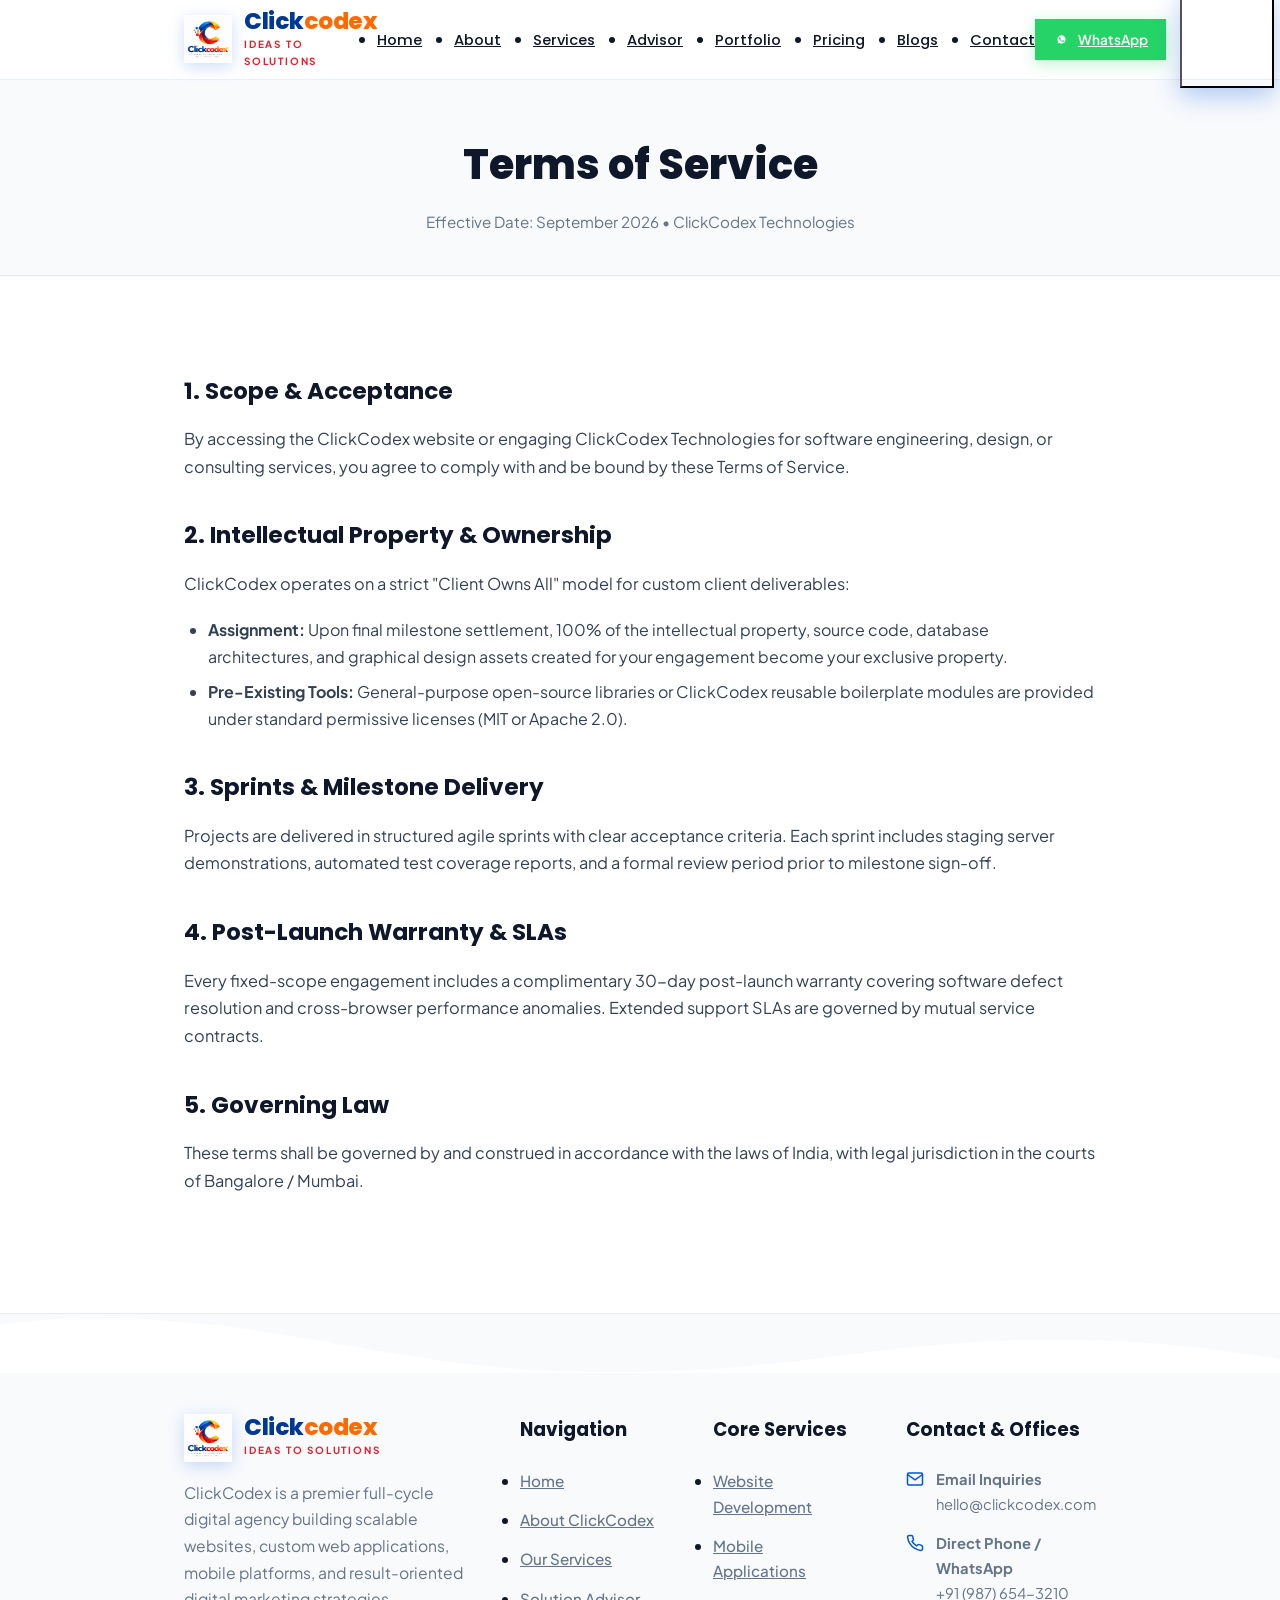
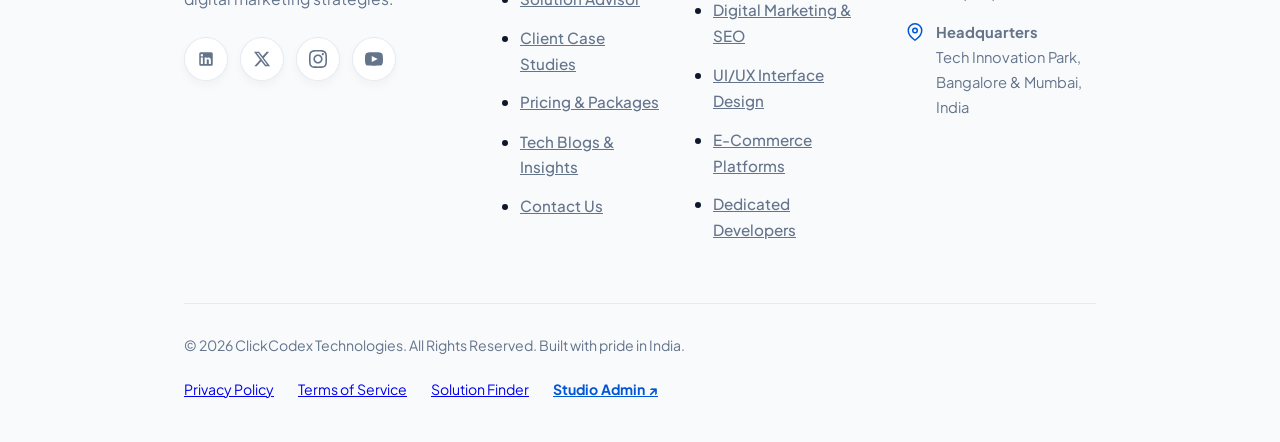
<file: storage/Frontend/terms-of-service.html>
<!DOCTYPE html>
<html lang="en">
<head>
  <meta charset="UTF-8" />
  <meta name="viewport" content="width=device-width, initial-scale=1.0" />
  
  <title>Terms of Service | ClickCodex Technologies</title>
  <meta name="description" content="ClickCodex Terms of Service. Understand our engineering contracts, intellectual property rights assignment, and commercial terms." />
  <link rel="canonical" href="https://clickcodex.com/terms-of-service.html" />
  <meta name="theme-color" content="#0056d6" />

  <link rel="preconnect" href="https://fonts.googleapis.com" />
  <link rel="preconnect" href="https://fonts.gstatic.com" crossorigin />
  <link href="https://fonts.googleapis.com/css2?family=Plus+Jakarta+Sans:wght@300;400;500;600;700;800&family=Poppins:wght@400;500;600;700;800;900&display=swap" rel="stylesheet" />

  <style>
    *, *::before, *::after { box-sizing: border-box; margin: 0; padding: 0; }
    body { font-family: var(--font-body); background-color: #ffffff; color: #0f172a; line-height: 1.7; -webkit-font-smoothing: antialiased; }
    .container { width: 100%; max-width: 960px; margin: 0 auto; padding: 0 24px; }
    .legal-hero { padding-top: calc(var(--nav-height) + 50px); padding-bottom: 40px; background: #f8fafc; border-bottom: 1px solid #e2e8f0; text-align: center; }
    .legal-hero h1 { font-family: var(--font-display); font-size: 2.6rem; font-weight: 800; color: #0f172a; margin-bottom: 8px; }
    .legal-hero p { color: #64748b; font-size: 0.95rem; }
    .legal-content { padding: 60px 0 100px; }
    .legal-content h2 { font-family: var(--font-display); font-size: 1.45rem; font-weight: 700; color: #0f172a; margin: 36px 0 14px; }
    .legal-content p { color: #334155; margin-bottom: 18px; font-size: 1.02rem; }
    .legal-content ul { padding-left: 24px; margin-bottom: 20px; color: #334155; }
    .legal-content li { margin-bottom: 8px; }
    
/* ==========================================================================
   CLICKCODEX UNIFIED HEADER, FOOTER, MODAL & RESPONSIVE CSS
   Extracted directly from index.html design system
   ========================================================================== */

/* Brand & Color Variables Fallback if not already in :root */
:root {
  --brand-blue: #0056d6;
  --brand-blue-deep: #003896;
  --brand-cyan: #00a2ff;
  --brand-red: #e61e2b;
  --brand-crimson: #c7121e;
  --brand-orange: #ff6a00;
  --brand-amber: #ffb300;
  --brand-yellow: #ffd200;
  --gradient-logo-ribbon: linear-gradient(135deg, #0056d6 0%, #00a2ff 28%, #ff6a00 68%, #e61e2b 100%);
  --gradient-warm: linear-gradient(135deg, #e61e2b 0%, #ff6a00 52%, #ffb300 100%);
  --bg-surface-light: #f8fafc;
  --text-dark: #0f172a;
  --text-muted: #64748b;
  --text-white: #ffffff;
  --border-light: rgba(226, 232, 240, 0.8);
  --font-display: 'Poppins', -apple-system, BlinkMacSystemFont, sans-serif;
  --font-body: 'Plus Jakarta Sans', -apple-system, BlinkMacSystemFont, sans-serif;
  --nav-height: 80px;
}

    /* ==========================================================================
       3. NAVIGATION BAR (STICKY & GLASSMORPHIC)
       ========================================================================== */
    .site-nav {
      position: fixed;
      top: 0;
      left: 0;
      width: 100%;
      height: var(--nav-height);
      background: rgba(255, 255, 255, 0.9);
      backdrop-filter: blur(16px);
      -webkit-backdrop-filter: blur(16px);
      border-bottom: 1px solid rgba(226, 232, 240, 0.7);
      z-index: 1000;
      transition: all 0.3s ease;
    }

    .site-nav.scrolled {
      background: rgba(255, 255, 255, 0.97);
      box-shadow: 0 10px 30px rgba(0, 0, 0, 0.06);
      height: 72px;
    }

    .nav-container {
      display: flex;
      align-items: center;
      justify-content: space-between;
      height: 100%;
    }

    .brand-logo-wrap {
      display: flex;
      align-items: center;
      gap: 12px;
      text-decoration: none;
    }

    .brand-logo-img {
      height: 48px;
      width: auto;
      object-fit: contain;
      filter: drop-shadow(0 4px 8px rgba(0, 86, 214, 0.2));
      transition: transform 0.3s ease;
    }

    .brand-logo-wrap:hover .brand-logo-img {
      transform: scale(1.05) rotate(-3deg);
    }

    .brand-name-group {
      display: flex;
      flex-direction: column;
    }

    .brand-title {
      font-family: var(--font-display);
      font-size: 1.45rem;
      font-weight: 800;
      letter-spacing: -0.5px;
      line-height: 1;
      color: var(--brand-blue-deep);
    }

    .brand-title span {
      color: var(--brand-orange);
    }

    .brand-subtext {
      font-size: 0.62rem;
      font-weight: 700;
      letter-spacing: 1.8px;
      color: var(--brand-red);
      text-transform: uppercase;
      margin-top: 3px;
    }

    .nav-menu {
      display: flex;
      align-items: center;
      gap: 32px;
    }

    .nav-link {
      font-family: var(--font-display);
      font-size: 0.92rem;
      font-weight: 500;
      color: var(--text-dark);
      position: relative;
      padding: 6px 0;
      transition: color 0.25s ease;
    }

    .nav-link::after {
      content: '';
      position: absolute;
      bottom: 0;
      left: 0;
      width: 0;
      height: 2.5px;
      border-radius: 4px;
      background: var(--gradient-logo-ribbon);
      transition: width 0.3s cubic-bezier(0.23, 1, 0.32, 1);
    }

    .nav-link:hover, .nav-link.active {
      color: var(--brand-blue);
    }

    .nav-link:hover::after, .nav-link.active::after {
      width: 100%;
    }

    .nav-actions {
      display: flex;
      align-items: center;
      gap: 14px;
    }

    /* WhatsApp Quick Button (Highly converts Indian & Global clients) */
    .whatsapp-btn {
      display: inline-flex;
      align-items: center;
      gap: 8px;
      padding: 9px 18px;
      border-radius: var(--radius-full);
      background: #25d366;
      color: #ffffff;
      font-size: 0.85rem;
      font-weight: 600;
      box-shadow: 0 4px 15px rgba(37, 211, 102, 0.3);
      transition: all 0.3s ease;
    }

    .whatsapp-btn:hover {
      background: #20ba59;
      transform: translateY(-2px);
      box-shadow: 0 6px 20px rgba(37, 211, 102, 0.4);
    }

    .whatsapp-btn svg {
      width: 17px;
      height: 17px;
      fill: currentColor;
    }

    /* Primary CTA Button */
    .btn-primary {
      display: inline-flex;
      align-items: center;
      justify-content: center;
      gap: 10px;
      padding: 12px 28px;
      border-radius: var(--radius-full);
      background: var(--gradient-blue-cyan);
      color: #ffffff;
      font-family: var(--font-display);
      font-size: 0.94rem;
      font-weight: 600;
      box-shadow: 0 8px 24px rgba(0, 86, 214, 0.3);
      transition: all 0.3s cubic-bezier(0.23, 1, 0.32, 1);
      position: relative;
      overflow: hidden;
    }

    .btn-primary::before {
      content: '';
      position: absolute;
      top: 0;
      left: -100%;
      width: 100%;
      height: 100%;
      background: linear-gradient(90deg, transparent, rgba(255,255,255,0.3), transparent);
      transition: left 0.6s ease;
    }

    .btn-primary:hover {
      transform: translateY(-2.5px);
      box-shadow: 0 12px 30px rgba(0, 86, 214, 0.42);
    }

    .btn-primary:hover::before {
      left: 100%;
    }

    .btn-warm {
      background: var(--gradient-warm);
      box-shadow: 0 8px 24px rgba(255, 106, 0, 0.32);
    }

    .btn-warm:hover {
      box-shadow: 0 12px 30px rgba(255, 106, 0, 0.45);
    }

    .btn-outline {
      display: inline-flex;
      align-items: center;
      justify-content: center;
      gap: 10px;
      padding: 11px 26px;
      border-radius: var(--radius-full);
      border: 2px solid var(--brand-blue);
      color: var(--brand-blue);
      font-family: var(--font-display);
      font-size: 0.94rem;
      font-weight: 600;
      background: transparent;
      transition: all 0.3s ease;
    }

    .btn-outline:hover {
      background: var(--brand-blue);
      color: #ffffff;
      transform: translateY(-2px);
      box-shadow: 0 8px 20px rgba(0, 86, 214, 0.25);
    }

    /* Mobile Hamburger Menu Toggle */
    .mobile-menu-toggle {
      display: none;
      width: 42px;
      height: 42px;
      border-radius: 10px;
      background: var(--bg-surface-light);
      border: 1px solid var(--border-light);
      align-items: center;
      justify-content: center;
      flex-direction: column;
      gap: 5px;
    }

    .mobile-menu-toggle span {
      display: block;
      width: 22px;
      height: 2px;
      background: var(--text-dark);
      border-radius: 2px;
      transition: all 0.3s ease;
    }

    /* Mobile Drawer */
    .mobile-drawer {
      position: fixed;
      top: var(--nav-height);
      left: 0;
      width: 100%;
      height: calc(100vh - var(--nav-height));
      background: rgba(255, 255, 255, 0.98);
      backdrop-filter: blur(20px);
      padding: 30px 24px;
      display: flex;
      flex-direction: column;
      gap: 20px;
      transform: translateX(-100%);
      transition: transform 0.4s cubic-bezier(0.23, 1, 0.32, 1);
      z-index: 999;
      overflow-y: auto;
    }

    .mobile-drawer.open {
      transform: translateX(0);
    }

    .mobile-drawer .nav-link {
      font-size: 1.25rem;
      padding: 12px 0;
      border-bottom: 1px solid var(--border-light);
    }


    /* ==========================================================================
       12. CREATIVE FOOTER WITH ORGANIC WAVE SEPARATOR (FROM TEST9.HTML)
       ========================================================================== */
    .site-footer {
      position: relative;
      background: var(--bg-surface-light);
      padding-top: 100px;
      padding-bottom: 40px;
      border-top: 1px solid var(--border-light);
    }

    .footer-wave-top {
      position: absolute;
      top: -1px;
      left: 0;
      width: 100%;
      overflow: hidden;
      line-height: 0;
      transform: rotate(180deg);
    }

    .footer-wave-top svg {
      position: relative;
      display: block;
      width: calc(100% + 1.3px);
      height: 60px;
    }

    .footer-wave-top .shape-fill {
      fill: #ffffff;
    }

    .footer-grid {
      display: grid;
      grid-template-columns: 2fr 1fr 1fr 1.3fr;
      gap: 50px;
      margin-bottom: 60px;
    }

    .footer-brand-col p {
      font-size: 0.98rem;
      color: var(--text-muted);
      line-height: 1.7;
      margin: 18px 0 24px;
      max-width: 340px;
    }

    .footer-col-title {
      font-family: var(--font-display);
      font-size: 1.15rem;
      font-weight: 700;
      color: var(--text-dark);
      margin-bottom: 22px;
      position: relative;
    }

    .footer-links-menu {
      display: flex;
      flex-direction: column;
      gap: 12px;
    }

    .footer-links-menu a {
      font-size: 0.95rem;
      color: var(--text-muted);
      font-weight: 500;
      display: inline-flex;
      align-items: center;
      gap: 6px;
      transition: color 0.25s ease, transform 0.25s ease;
    }

    .footer-links-menu a:hover {
      color: var(--brand-blue);
      transform: translateX(4px);
    }

    .contact-info-list {
      display: flex;
      flex-direction: column;
      gap: 14px;
    }

    .contact-info-item {
      display: flex;
      align-items: flex-start;
      gap: 12px;
      font-size: 0.92rem;
      color: var(--text-muted);
    }

    .contact-info-item svg {
      width: 18px;
      height: 18px;
      color: var(--brand-blue);
      flex-shrink: 0;
      margin-top: 3px;
    }

    .social-media-pills {
      display: flex;
      gap: 12px;
      margin-top: 15px;
    }

    .social-pill {
      width: 44px;
      height: 44px;
      border-radius: 50%;
      background: #ffffff;
      border: 1px solid var(--border-light);
      display: flex;
      align-items: center;
      justify-content: center;
      color: var(--text-muted);
      box-shadow: 0 4px 10px rgba(0, 0, 0, 0.04);
      position: relative;
      overflow: hidden;
      transition: all 0.3s ease;
    }

    .social-pill::before {
      content: '';
      position: absolute;
      top: 0;
      left: -100%;
      width: 100%;
      height: 100%;
      background: var(--gradient-blue-cyan);
      transition: left 0.35s cubic-bezier(0.23, 1, 0.32, 1);
      z-index: 1;
    }

    .social-pill svg {
      width: 18px;
      height: 18px;
      position: relative;
      z-index: 2;
      transition: color 0.3s ease, fill 0.3s ease;
    }

    .social-pill:hover {
      color: #ffffff;
      border-color: transparent;
      transform: translateY(-3px);
    }

    .social-pill:hover::before {
      left: 0;
    }

    .social-pill:hover svg {
      color: #ffffff;
      fill: #ffffff;
    }

    .footer-bottom-bar {
      padding-top: 30px;
      border-top: 1px solid var(--border-light);
      display: flex;
      align-items: center;
      justify-content: space-between;
      flex-wrap: wrap;
      gap: 20px;
      font-size: 0.88rem;
      color: var(--text-muted);
    }

    .footer-bottom-links {
      display: flex;
      gap: 24px;
    }

    .footer-bottom-links a:hover {
      color: var(--brand-blue);
    }

    /* Ambient Cursor Spotlight (from test9.html) */
    .cursor-spotlight-orb {
      position: fixed;
      width: 380px;
      height: 380px;
      background: radial-gradient(circle, rgba(0, 86, 214, 0.12) 0%, rgba(255, 106, 0, 0.05) 40%, transparent 70%);
      border-radius: 50%;
      pointer-events: none;
      z-index: 9999;
      transform: translate(-50%, -50%);
      opacity: 0;
      transition: opacity 0.4s ease;
    }

    /* Floating Back to Top Button */
    .back-to-top-btn {
      position: fixed;
      bottom: 30px;
      right: 30px;
      width: 50px;
      height: 50px;
      border-radius: 50%;
      background: var(--gradient-blue-cyan);
      color: #ffffff;
      display: flex;
      align-items: center;
      justify-content: center;
      box-shadow: 0 8px 25px rgba(0, 86, 214, 0.35);
      z-index: 900;
      opacity: 0;
      visibility: hidden;
      transform: translateY(20px);
      transition: all 0.4s cubic-bezier(0.23, 1, 0.32, 1);
    }

    .back-to-top-btn.visible {
      opacity: 1;
      visibility: visible;
      transform: translateY(0);
    }

    .back-to-top-btn:hover {
      transform: translateY(-4px) scale(1.05);
      box-shadow: 0 12px 30px rgba(0, 86, 214, 0.5);
    }


    /* ==========================================================================
       13. MODAL (INSTANT QUOTE / CONSULTATION POPUP)
       ========================================================================== */
    .modal-backdrop {
      position: fixed;
      inset: 0;
      background: rgba(10, 14, 26, 0.7);
      backdrop-filter: blur(10px);
      z-index: 2000;
      display: flex;
      align-items: center;
      justify-content: center;
      padding: 20px;
      opacity: 0;
      visibility: hidden;
      transition: opacity 0.3s ease, visibility 0.3s ease;
    }

    .modal-backdrop.open {
      opacity: 1;
      visibility: visible;
    }

    .modal-dialog {
      background: #ffffff;
      border-radius: var(--radius-lg);
      width: 100%;
      max-width: 580px;
      padding: 40px;
      box-shadow: var(--shadow-3d);
      position: relative;
      transform: scale(0.9) translateY(20px);
      transition: transform 0.35s cubic-bezier(0.23, 1, 0.32, 1);
    }

    .modal-backdrop.open .modal-dialog {
      transform: scale(1) translateY(0);
    }

    .modal-close-btn {
      position: absolute;
      top: 20px;
      right: 20px;
      width: 36px;
      height: 36px;
      border-radius: 50%;
      background: var(--bg-surface-light);
      display: flex;
      align-items: center;
      justify-content: center;
      color: var(--text-dark);
      font-size: 1.2rem;
      transition: all 0.2s ease;
    }

    .modal-close-btn:hover {
      background: var(--brand-red);
      color: #ffffff;
    }

    .modal-header {
      margin-bottom: 25px;
    }

    .modal-header h3 {
      font-family: var(--font-display);
      font-size: 1.7rem;
      font-weight: 800;
      color: var(--text-dark);
      margin-bottom: 6px;
    }

    .modal-header p {
      font-size: 0.95rem;
      color: var(--text-muted);
    }

    .form-group {
      margin-bottom: 18px;
    }

    .form-group label {
      display: block;
      font-family: var(--font-display);
      font-size: 0.88rem;
      font-weight: 600;
      color: var(--text-dark);
      margin-bottom: 6px;
    }

    .form-control {
      width: 100%;
      padding: 12px 16px;
      border-radius: var(--radius-sm);
      border: 1px solid var(--border-light);
      font-family: inherit;
      font-size: 0.95rem;
      color: var(--text-dark);
      background: var(--bg-surface-light);
      transition: border-color 0.25s ease, box-shadow 0.25s ease;
    }

    .form-control:focus {
      outline: none;
      border-color: var(--brand-blue);
      box-shadow: 0 0 0 3px rgba(0, 86, 214, 0.15);
      background: #ffffff;
    }

    textarea.form-control {
      resize: vertical;
      min-height: 100px;
    }

    .form-submit-btn {
      width: 100%;
      padding: 14px;
      border-radius: var(--radius-full);
      background: var(--gradient-logo-ribbon);
      color: #ffffff;
      font-family: var(--font-display);
      font-size: 1.05rem;
      font-weight: 700;
      cursor: pointer;
      box-shadow: 0 8px 25px rgba(0, 86, 214, 0.3);
      transition: all 0.3s ease;
      margin-top: 10px;
    }

    .form-submit-btn:hover {
      transform: translateY(-2px);
      box-shadow: 0 12px 30px rgba(0, 86, 214, 0.45);
    }


/* Additional Responsive Tweaks for Navigation & Footer */
@media (max-width: 992px) {
  .site-nav .nav-menu {
    display: none !important;
  }
  .desktop-btn {
    display: none !important;
  }
  .mobile-menu-toggle {
    display: flex !important;
  }
  .footer-grid {
    grid-template-columns: 1fr 1fr !important;
    gap: 36px !important;
  }
}

@media (max-width: 640px) {
  .footer-grid {
    grid-template-columns: 1fr !important;
    gap: 30px !important;
  }
  .footer-bottom-bar {
    flex-direction: column !important;
    gap: 16px !important;
    text-align: center !important;
  }
  .footer-bottom-links {
    justify-content: center !important;
  }
}

  </style>
</head>
<body>

  <!-- ==========================================================================
       1. NAVIGATION BAR (STICKY & GLASSMORPHIC)
       ========================================================================== -->
    <!-- ==========================================================================
       1. NAVIGATION BAR (STICKY & GLASSMORPHIC)
       ========================================================================== -->
  <nav class="site-nav" id="siteNav">
    <div class="container nav-container">
      <!-- ClickCodex Logo with local logo.png -->
      <a href="index.html" class="brand-logo-wrap" aria-label="ClickCodex Home">
        <img src="logo.png" alt="ClickCodex Logo" class="brand-logo-img" />
        <div class="brand-name-group">
          <span class="brand-title">Click<span>codex</span></span>
          <span class="brand-subtext">Ideas To Solutions</span>
        </div>
      </a>

      <!-- Desktop Navigation Links -->
      <ul class="nav-menu">
        <li><a href="index.html" class="nav-link ">Home</a></li>
        <li><a href="aboutus.html" class="nav-link ">About</a></li>
        <li><a href="services.html" class="nav-link ">Services</a></li>
        <li><a href="service-finder.html" class="nav-link ">Advisor</a></li>
        <li><a href="portfolio.html" class="nav-link ">Portfolio</a></li>
        <li><a href="pricing.html" class="nav-link ">Pricing</a></li>
        <li><a href="blogs.html" class="nav-link ">Blogs</a></li>
        <li><a href="contactus.html" class="nav-link ">Contact</a></li>
      </ul>

      <!-- Action Buttons -->
      <div class="nav-actions">
        <!-- WhatsApp Quick Chat -->
        <a href="https://wa.me/919876543210?text=Hi%20ClickCodex,%20I%20would%20like%20to%20inquire%20about%20a%20project" 
           target="_blank" rel="noopener noreferrer" class="whatsapp-btn" title="Quick Chat on WhatsApp">
          <svg viewBox="0 0 24 24">
            <path d="M12.031 6.172c-3.181 0-5.767 2.586-5.768 5.766-.001 1.298.38 2.27 1.019 3.287l-.582 2.128 2.182-.573c.978.58 1.911.928 3.145.929 3.178 0 5.767-2.587 5.768-5.766.001-3.187-2.575-5.77-5.764-5.771zm3.392 8.244c-.144.405-.837.774-1.17.824-.312.045-.698.077-1.118-.057-.26-.084-.589-.201-.989-.374-1.745-.758-2.887-2.531-2.975-2.648-.088-.116-.71-0.947-.71-1.807 0-.859.45-1.282.61-1.458.16-.176.35-.22.47-.22.12 0 .24.002.34.007.11.005.26-.042.41.319.15.362.51 1.242.55 1.33.04.088.07.191.01.308-.06.117-.09.19-.18.293-.09.103-.19.23-.27.309-.09.088-.19.183-.08.371.11.188.48.793 1.03 1.283.71.633 1.31.829 1.49.919.18.09.29.076.4-.047.11-.123.47-.549.6-.738.13-.189.26-.158.44-.092.18.066 1.14.537 1.34.636.2.099.33.147.38.232.05.085.05.495-.09.9z"/>
          </svg>
          <span>WhatsApp</span>
        </a>

        <!-- Talk to Us CTA -->
        <button class="btn-primary desktop-btn" onclick="openConsultationModal()">Talk To Us</button>

        <!-- Mobile Menu Toggle Button -->
        <button class="mobile-menu-toggle" id="mobileToggle" aria-label="Toggle Navigation">
          <span></span>
          <span></span>
          <span></span>
        </button>
      </div>
    </div>
  </nav>

  <!-- Mobile Drawer Menu -->
  <div class="mobile-drawer" id="mobileDrawer">
    <a href="index.html" class="nav-link " onclick="closeMobileDrawer()">Home</a>
    <a href="aboutus.html" class="nav-link " onclick="closeMobileDrawer()">About ClickCodex</a>
    <a href="services.html" class="nav-link " onclick="closeMobileDrawer()">Our Services</a>
    <a href="service-finder.html" class="nav-link " onclick="closeMobileDrawer()">Solution Advisor</a>
    <a href="portfolio.html" class="nav-link " onclick="closeMobileDrawer()">Portfolio & Results</a>
    <a href="pricing.html" class="nav-link " onclick="closeMobileDrawer()">Pricing & Models</a>
    <a href="blogs.html" class="nav-link " onclick="closeMobileDrawer()">Blogs & Insights</a>
    <a href="contactus.html" class="nav-link " onclick="closeMobileDrawer()">Contact & Inquiries</a>
    <button class="btn-primary" style="width: 100%; margin-top: 15px;" onclick="closeMobileDrawer(); openConsultationModal();">Book Free Consultation</button>
  </div>

  <main>
    <section class="legal-hero">
      <div class="container">
        <h1>Terms of Service</h1>
        <p>Effective Date: September 2026 • ClickCodex Technologies</p>
      </div>
    </section>

    <div class="legal-content">
      <div class="container">
        <h2>1. Scope & Acceptance</h2>
        <p>By accessing the ClickCodex website or engaging ClickCodex Technologies for software engineering, design, or consulting services, you agree to comply with and be bound by these Terms of Service.</p>

        <h2>2. Intellectual Property & Ownership</h2>
        <p>ClickCodex operates on a strict "Client Owns All" model for custom client deliverables:</p>
        <ul>
          <li><strong>Assignment:</strong> Upon final milestone settlement, 100% of the intellectual property, source code, database architectures, and graphical design assets created for your engagement become your exclusive property.</li>
          <li><strong>Pre-Existing Tools:</strong> General-purpose open-source libraries or ClickCodex reusable boilerplate modules are provided under standard permissive licenses (MIT or Apache 2.0).</li>
        </ul>

        <h2>3. Sprints & Milestone Delivery</h2>
        <p>Projects are delivered in structured agile sprints with clear acceptance criteria. Each sprint includes staging server demonstrations, automated test coverage reports, and a formal review period prior to milestone sign-off.</p>

        <h2>4. Post-Launch Warranty & SLAs</h2>
        <p>Every fixed-scope engagement includes a complimentary 30-day post-launch warranty covering software defect resolution and cross-browser performance anomalies. Extended support SLAs are governed by mutual service contracts.</p>

        <h2>5. Governing Law</h2>
        <p>These terms shall be governed by and construed in accordance with the laws of India, with legal jurisdiction in the courts of Bangalore / Mumbai.</p>
      </div>
    </div>
  </main>

  <!-- ==========================================================================
       FOOTER (CREATIVE ORGANIC WAVE SEPARATOR & UNIFIED 4-COL GRID)
       ========================================================================== -->
    <!-- ==========================================================================
       FOOTER (CREATIVE ORGANIC WAVE SEPARATOR & UNIFIED 4-COL GRID)
       ========================================================================== -->
  <footer class="site-footer" id="siteFooter">
    <div class="footer-wave-top">
      <svg data-name="Layer 1" xmlns="http://www.w3.org/2000/svg" viewBox="0 0 1200 120" preserveAspectRatio="none">
        <path d="M321.39,56.44c58-10.79,114.16-30.13,172-41.86,82.39-16.72,168.19-17.73,250.45-.39C823.78,31,906.67,72,985.66,92.83c70.05,18.48,146.53,26.09,214.34,3V0H0V27.35A600.21,600.21,0,0,0,321.39,56.44Z" class="shape-fill"></path>
      </svg>
    </div>

    <div class="container">
      <div class="footer-grid">
        <!-- Col 1: Brand Info -->
        <div class="footer-brand-col">
          <a href="index.html" class="brand-logo-wrap" aria-label="ClickCodex Home">
            <img src="logo.png" alt="ClickCodex Logo" class="brand-logo-img" />
            <div class="brand-name-group">
              <span class="brand-title">Click<span>codex</span></span>
              <span class="brand-subtext">Ideas To Solutions</span>
            </div>
          </a>
          <p>
            ClickCodex is a premier full-cycle digital agency building scalable websites, custom web applications, mobile platforms, and result-oriented digital marketing strategies.
          </p>
          <div class="social-media-pills">
            <a href="https://linkedin.com" target="_blank" rel="noopener noreferrer" class="social-pill" aria-label="LinkedIn">
              <svg viewBox="0 0 24 24" fill="currentColor"><path d="M19 3a2 2 0 0 1 2 2v14a2 2 0 0 1-2 2H5a2 2 0 0 1-2-2V5a2 2 0 0 1 2-2h14m-.5 15.5v-5.3a3.26 3.26 0 0 0-3.26-3.26c-.85 0-1.84.52-2.28 1.3v-1.11h-2.79v8.37h2.79v-4.93c0-.77.62-1.4 1.39-1.4a1.4 1.4 0 0 1 1.4 1.4v4.93h2.75M6.46 8.76a1.64 1.64 0 1 0 0-3.28 1.64 1.64 0 0 0 0 3.28m1.39 9.74v-8.37H5.07v8.37h2.78z"/></svg>
            </a>
            <a href="https://twitter.com" target="_blank" rel="noopener noreferrer" class="social-pill" aria-label="Twitter">
              <svg viewBox="0 0 24 24" fill="currentColor"><path d="M18.244 2.25h3.308l-7.227 8.26 8.502 11.24H16.17l-5.214-6.817L4.99 21.75H1.68l7.73-8.835L1.254 2.25H8.08l4.713 6.231zm-1.161 17.52h1.833L7.084 4.126H5.117z"/></svg>
            </a>
            <a href="https://instagram.com" target="_blank" rel="noopener noreferrer" class="social-pill" aria-label="Instagram">
              <svg viewBox="0 0 24 24" fill="currentColor"><path d="M12 2.163c3.204 0 3.584.012 4.85.07 3.252.148 4.771 1.691 4.919 4.919.058 1.265.069 1.645.069 4.85s-.011 3.584-.069 4.85c-.149 3.225-1.664 4.771-4.919 4.919-1.266.058-1.644.07-4.85.07s-3.584-.012-4.85-.07c-3.252-.148-4.771-1.691-4.919-4.919-.058-1.265-.07-1.645-.07-4.85s.012-3.584.07-4.85c.148-3.225 1.664-4.771 4.919-4.919 1.266-.057 1.645-.069 4.85-.069zm0-2.163c-3.259 0-3.667.014-4.947.072-4.358.2-6.78 2.618-6.98 6.98-.059 1.281-.073 1.689-.073 4.948s.014 3.667.072 4.947c.2 4.359 2.618 6.78 6.98 6.98 1.281.058 1.689.072 4.948.072s3.667-.014 4.947-.072c4.359-.2 6.78-2.618 6.98-6.98.058-1.281.072-1.689.072-4.948s-.014-3.667-.072-4.947c-.2-4.359-2.618-6.78-6.98-6.98-1.281-.059-1.689-.073-4.948-.073zm0 5.838c-3.403 0-6.162 2.759-6.162 6.162s2.759 6.162 6.162 6.162 6.162-2.759 6.162-6.162-2.759-6.162-6.162-6.162zm0 10.162c-2.209 0-4-1.79-4-4s1.791-4 4-4 4 1.79 4 4-1.791 4-4 4zm6.406-11.845c-.796 0-1.441.645-1.441 1.44s.645 1.44 1.441 1.44 1.441-.645 1.441-1.44-.645-1.44-1.441-1.44z"/></svg>
            </a>
            <a href="https://youtube.com" target="_blank" rel="noopener noreferrer" class="social-pill" aria-label="YouTube">
              <svg viewBox="0 0 24 24" fill="currentColor"><path d="M19.615 3.184c-3.604-.246-11.631-.245-15.23 0-3.897.266-4.356 2.62-4.385 8.816.029 6.185.484 8.549 4.385 8.816 3.6.245 11.626.246 15.23 0 3.897-.266 4.356-2.62 4.385-8.816-.029-6.185-.484-8.549-4.385-8.816zm-10.615 12.816v-8l8 3.993-8 4.007z"/></svg>
            </a>
          </div>
        </div>

        <!-- Col 2: Navigation Links -->
        <div>
          <h4 class="footer-col-title">Navigation</h4>
          <ul class="footer-links-menu">
            <li><a href="index.html">Home</a></li>
            <li><a href="aboutus.html">About ClickCodex</a></li>
            <li><a href="services.html">Our Services</a></li>
            <li><a href="service-finder.html">Solution Advisor</a></li>
            <li><a href="portfolio.html">Client Case Studies</a></li>
            <li><a href="pricing.html">Pricing & Packages</a></li>
            <li><a href="blogs.html">Tech Blogs & Insights</a></li>
            <li><a href="contactus.html">Contact Us</a></li>
          </ul>
        </div>

        <!-- Col 3: Core Services -->
        <div>
          <h4 class="footer-col-title">Core Services</h4>
          <ul class="footer-links-menu">
            <li><a href="services.html">Website Development</a></li>
            <li><a href="services.html">Mobile Applications</a></li>
            <li><a href="services.html">Digital Marketing & SEO</a></li>
            <li><a href="services.html">UI/UX Interface Design</a></li>
            <li><a href="services.html">E-Commerce Platforms</a></li>
            <li><a href="services.html">Dedicated Developers</a></li>
          </ul>
        </div>

        <!-- Col 4: Contact Info -->
        <div>
          <h4 class="footer-col-title">Contact & Offices</h4>
          <div class="contact-info-list">
            <div class="contact-info-item">
              <svg viewBox="0 0 24 24" fill="none" stroke="currentColor" stroke-width="2"><path d="M4 4h16c1.1 0 2 .9 2 2v12c0 1.1-.9 2-2 2H4c-1.1 0-2-.9-2-2V6c0-1.1.9-2 2-2z"></path><polyline points="22,6 12,13 2,6"></polyline></svg>
              <div>
                <strong>Email Inquiries</strong>
                <p>hello@clickcodex.com</p>
              </div>
            </div>

            <div class="contact-info-item">
              <svg viewBox="0 0 24 24" fill="none" stroke="currentColor" stroke-width="2"><path d="M22 16.92v3a2 2 0 0 1-2.18 2 19.79 19.79 0 0 1-8.63-3.07 19.5 19.5 0 0 1-6-6 19.79 19.79 0 0 1-3.07-8.67A2 2 0 0 1 4.11 2h3a2 2 0 0 1 2 1.72 12.84 12.84 0 0 0 .7 2.81 2 2 0 0 1-.45 2.11L8.09 9.91a16 16 0 0 0 6 6l1.27-1.27a2 2 0 0 1 2.11-.45 12.84 12.84 0 0 0 2.81.7A2 2 0 0 1 22 16.92z"></path></svg>
              <div>
                <strong>Direct Phone / WhatsApp</strong>
                <p>+91 (987) 654-3210</p>
              </div>
            </div>

            <div class="contact-info-item">
              <svg viewBox="0 0 24 24" fill="none" stroke="currentColor" stroke-width="2"><path d="M21 10c0 7-9 13-9 13s-9-6-9-13a9 9 0 0 1 18 0z"></path><circle cx="12" cy="10" r="3"></circle></svg>
              <div>
                <strong>Headquarters</strong>
                <p>Tech Innovation Park, Bangalore & Mumbai, India</p>
              </div>
            </div>
          </div>
        </div>
      </div>

      <!-- Bottom Bar -->
      <div class="footer-bottom-bar">
        <p>© 2026 ClickCodex Technologies. All Rights Reserved. Built with pride in India.</p>
        <div class="footer-bottom-links">
          <a href="privacy-policy.html">Privacy Policy</a>
          <a href="terms-of-service.html">Terms of Service</a>
          <a href="service-finder.html">Solution Finder</a>
          <a href="admin/index.html" style="color: var(--brand-blue); font-weight: 700;">Studio Admin ↗</a>
        </div>
      </div>
    </div>
  </footer>

  <!-- Floating Back to Top Button -->
  <button class="back-to-top-btn" id="backToTopBtn" aria-label="Back to top">
    <svg width="22" height="22" viewBox="0 0 24 24" fill="none" stroke="currentColor" stroke-width="2.5" stroke-linecap="round" stroke-linejoin="round">
      <line x1="12" y1="19" x2="12" y2="5"></line>
      <polyline points="5 12 12 5 19 12"></polyline>
    </svg>
  </button>

  <!-- ==========================================================================
       MODAL: INSTANT CONSULTATION / FREE STRATEGY CALL
       ========================================================================== -->
  <div class="modal-backdrop" id="consultationModal" onclick="handleBackdropClick(event)">
    <div class="modal-dialog">
      <button class="modal-close-btn" onclick="closeConsultationModal()" aria-label="Close modal">✕</button>
      <div class="modal-header">
        <span class="preview-badge" style="color: var(--brand-blue); background: rgba(0,86,214,0.08);">Get In Touch</span>
        <h3>Schedule a Free Strategy Call</h3>
        <p>Tell us about your project requirements and receive a comprehensive proposal within 24 hours.</p>
      </div>

      <form id="consultationForm" onsubmit="handleFormSubmit(event)">
        <div class="form-group">
          <label for="userName">Your Full Name *</label>
          <input type="text" id="userName" class="form-control" placeholder="e.g. Rahul Sharma" required />
        </div>

        <div style="display: grid; grid-template-columns: 1fr 1fr; gap: 14px;">
          <div class="form-group">
            <label for="userEmail">Business Email *</label>
            <input type="email" id="userEmail" class="form-control" placeholder="rahul@company.com" required />
          </div>
          <div class="form-group">
            <label for="userPhone">Phone / WhatsApp *</label>
            <input type="tel" id="userPhone" class="form-control" placeholder="+91 98765 43210" required />
          </div>
        </div>

        <div class="form-group">
          <label for="projectService">Interested Service *</label>
          <select id="projectService" class="form-control" required>
            <option value="Website Development">Website Creation & Web Apps</option>
            <option value="Mobile App Development">Mobile App Development (iOS/Android)</option>
            <option value="Digital Marketing">Digital Marketing & SEO Growth</option>
            <option value="UI/UX Design">UI/UX & Brand Design</option>
            <option value="E-Commerce Development">E-Commerce Development</option>
            <option value="Dedicated Developers">Hire Dedicated Team</option>
            <option value="Complete Overhaul">Full Digital Transformation</option>
          </select>
        </div>

        <div class="form-group">
          <label for="projectDetails">Project Overview / Goals</label>
          <textarea id="projectDetails" class="form-control" placeholder="Tell us briefly about your timeline, budget expectations, or existing website/app..."></textarea>
        </div>

        <button type="submit" class="form-submit-btn" id="submitBtn">
          <span>Submit Request & Get Quote</span>
        </button>
      </form>
    </div>
  </div>

  <script>
    document.addEventListener('DOMContentLoaded', () => {
      // 1. Sticky Navbar & Back to Top
      const siteNav = document.getElementById('siteNav');
      const backToTopBtn = document.getElementById('backToTopBtn');

      window.addEventListener('scroll', () => {
        const scrollPos = window.scrollY;
        if (siteNav) {
          if (scrollPos > 50) {
            siteNav.classList.add('scrolled');
          } else {
            siteNav.classList.remove('scrolled');
          }
        }
        if (backToTopBtn) {
          if (scrollPos > 350) {
            backToTopBtn.classList.add('visible');
          } else {
            backToTopBtn.classList.remove('visible');
          }
        }
      });

      if (backToTopBtn) {
        backToTopBtn.addEventListener('click', () => {
          window.scrollTo({ top: 0, behavior: 'smooth' });
        });
      }

      // 2. Mobile Menu Toggle
      const mobileToggle = document.getElementById('mobileToggle');
      const mobileDrawer = document.getElementById('mobileDrawer');

      if (mobileToggle && mobileDrawer) {
        mobileToggle.addEventListener('click', () => {
          mobileDrawer.classList.toggle('open');
        });
      }

      window.closeMobileDrawer = function() {
        if (mobileDrawer) mobileDrawer.classList.remove('open');
      };
    });

    // 3. Consultation Modal Functions
    window.openConsultationModal = function(serviceName = '') {
      const modal = document.getElementById('consultationModal');
      if (modal) {
        modal.classList.add('open');
        document.body.style.overflow = 'hidden';

        if (serviceName) {
          const select = document.getElementById('projectService');
          if (select) {
            for (let i = 0; i < select.options.length; i++) {
              if (select.options[i].text.toLowerCase().includes(serviceName.toLowerCase()) || 
                  select.options[i].value.toLowerCase().includes(serviceName.toLowerCase())) {
                select.selectedIndex = i;
                break;
              }
            }
          }
        }
      }
    };

    window.closeConsultationModal = function() {
      const modal = document.getElementById('consultationModal');
      if (modal) {
        modal.classList.remove('open');
        document.body.style.overflow = '';
      }
    };

    window.handleBackdropClick = function(event) {
      if (event.target.id === 'consultationModal') {
        closeConsultationModal();
      }
    };

    window.handleFormSubmit = function(event) {
      event.preventDefault();
      const submitBtn = document.getElementById('submitBtn');
      if (!submitBtn) return;
      const originalText = submitBtn.innerHTML;

      submitBtn.innerHTML = '<span>Sending Request...</span>';
      submitBtn.disabled = true;

      setTimeout(() => {
        submitBtn.innerHTML = '<span>✓ Request Sent Successfully!</span>';
        submitBtn.style.background = '#10b981';

        setTimeout(() => {
          alert('Thank you! Your project inquiry has been received. A ClickCodex technical director will reach out to you within 2-4 hours.');
          closeConsultationModal();
          const form = document.getElementById('consultationForm');
          if (form) form.reset();
          submitBtn.innerHTML = originalText;
          submitBtn.style.background = '';
          submitBtn.disabled = false;
        }, 800);
      }, 1000);
    };
  </script>
</body>
</html>
</file>
